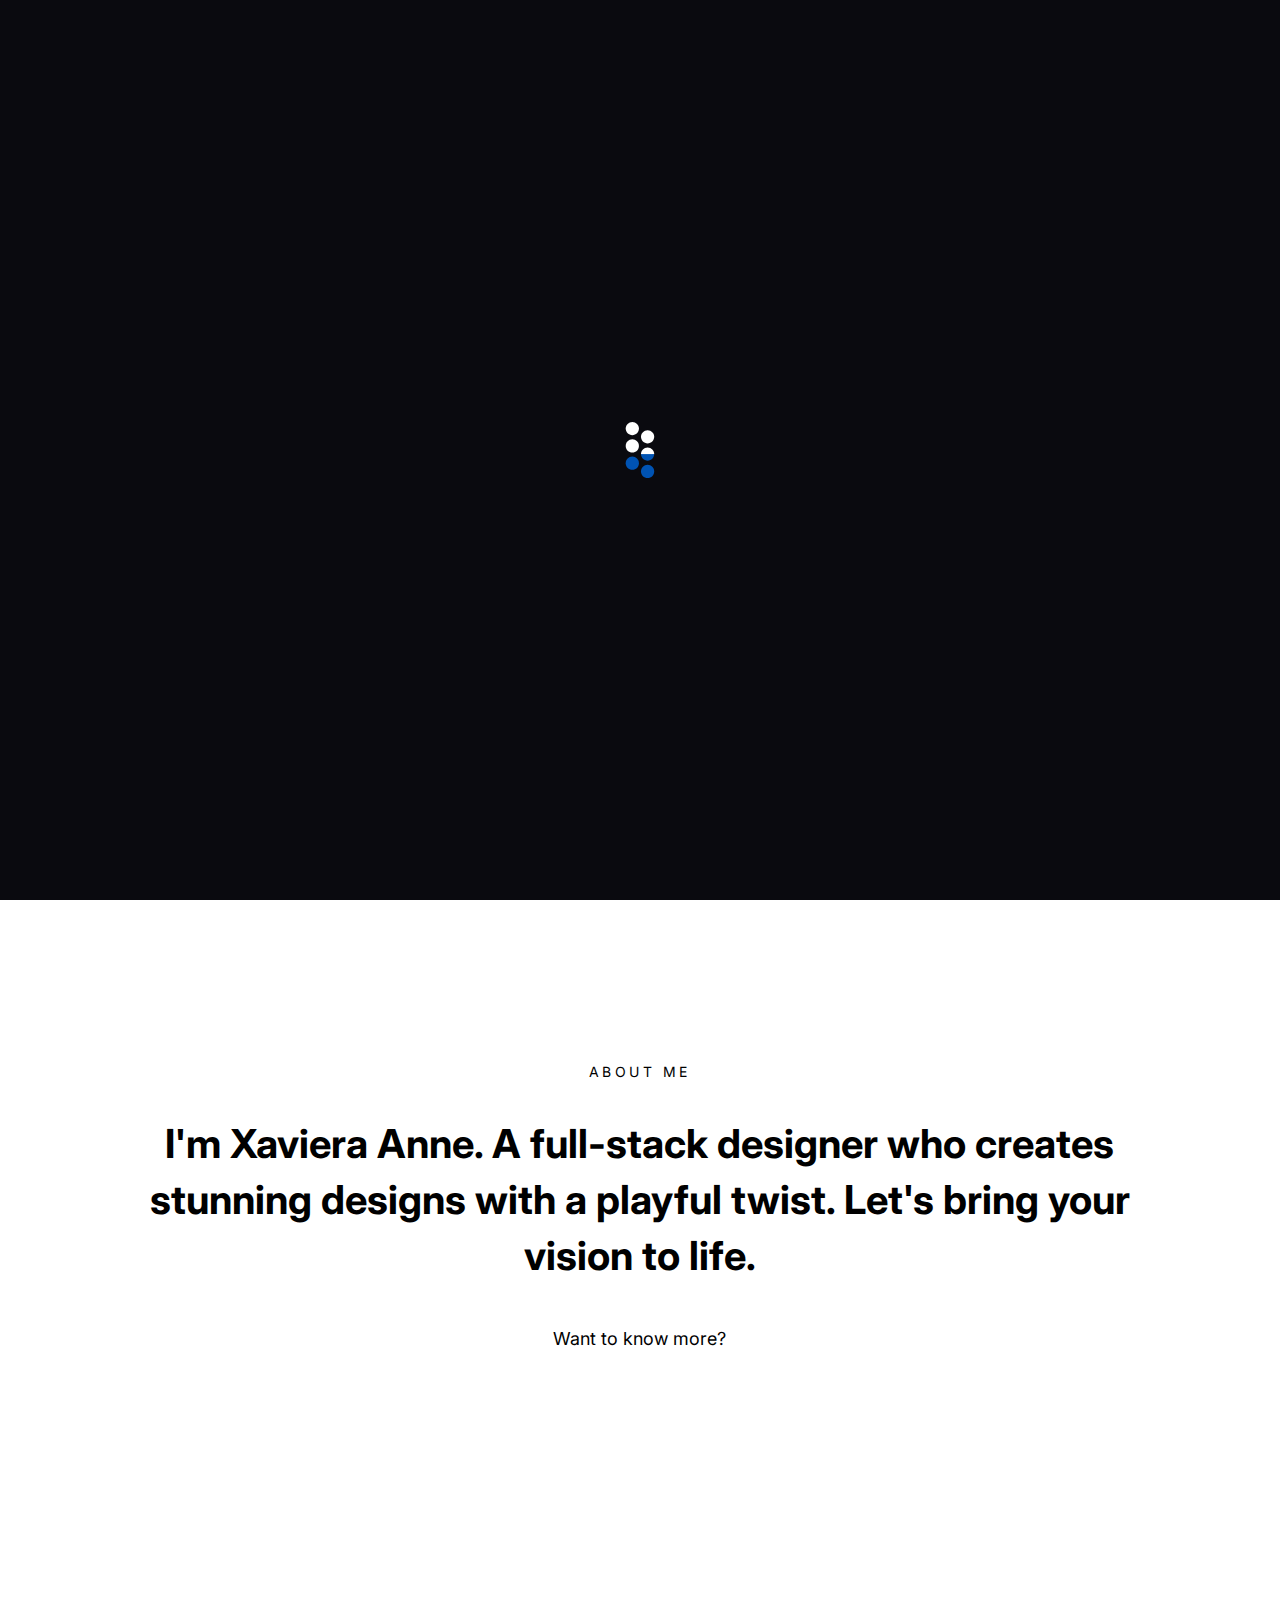
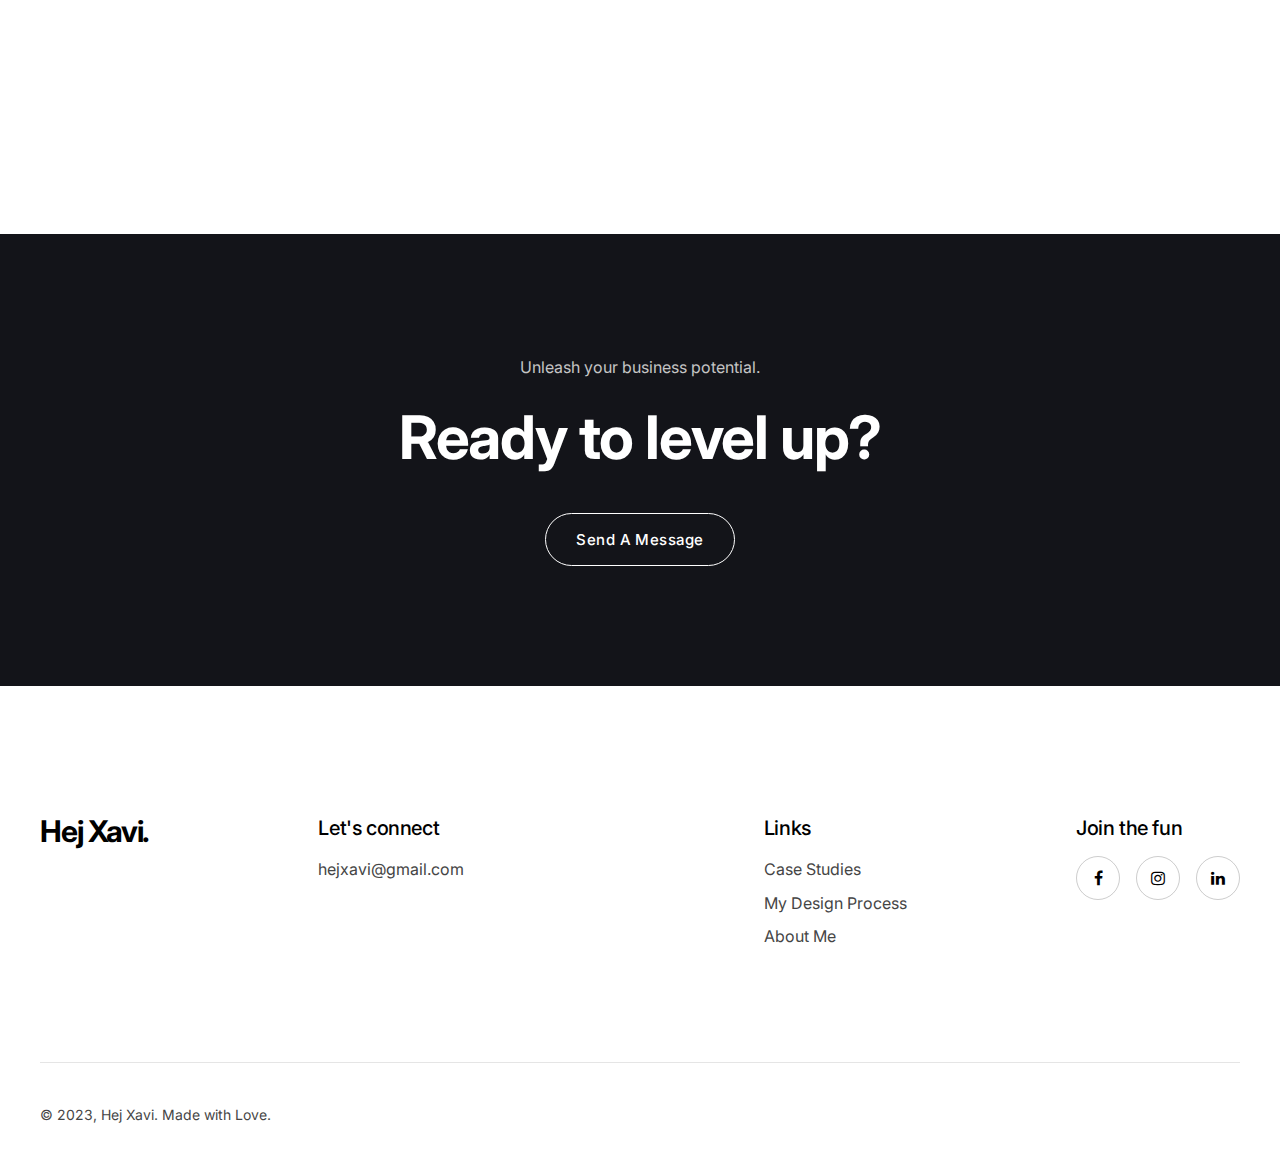
<file: index.html>
<!DOCTYPE html>
<html lang="en">

<head>

  <!-- Required meta tags -->
  <meta charset="UTF-8">
  <meta name="viewport" content="width=device-width, initial-scale=1">

  <!-- Google fonts -->
  <link href="https://fonts.googleapis.com/css2?family=Oswald:wght@200;300;400;500;600;700&display=swap" rel="stylesheet">
  <link href="https://fonts.googleapis.com/css2?family=Inter:wght@300;400;500;600;700;800;900&display=swap" rel="stylesheet">

  <!-- Stylesheets -->
  <link rel="stylesheet" href="css/vendors.css">
  <link rel="stylesheet" href="css/main.css">

  <!-- Favicon -->
  <link rel="shortcut icon" href="img/favicon/favicon.ico" />
  <meta name="theme-color" content="#ffffff">

  <title>Full-Stack Designer - Xaviera Anne</title>
</head>

<body class="preloader-visible" data-barba="wrapper">


  <!-- preloader start -->
  <div class="preloader js-preloader">
    <div class="preloader__bg"></div>

    <div class="preloader__progress">
      <div class="preloader__progress__inner"></div>
    </div>
  </div>
  <!-- preloader end -->


  <!-- barba container start -->
  <div class="barba-container" data-barba="container">

    <!-- to-top-button start -->
    <div data-cursor class="backButton js-backButton">
      <span class="backButton__bg"></span>
      <div class="backButton__icon__wrap">
        <i class="backButton__button js-top-button" data-feather="arrow-up"></i>
      </div>
    </div>
    <!-- to-top-button end -->


    <main class="">


      <!-- header start -->
      <header class="header -light -sticky-light js-header">
        <!-- header__bar start -->
        <div class="header__bar">
          <div class="header__logo js-header-logo">
            <a data-barba href="index.html">
              <img class="header__logo__dark js-lazy" data-srcset="img/logo/logo-x1.png 1x, img/logo/logo-x1.png 2x" data-src="img/logo/logo-x1.png" alt="Logo">
            </a>
          </div>

          <div class="header__menu js-header-menu">
            <button type="button" class="nav-button-open js-nav-open">
              <i class="icon" data-feather="menu"></i>
            </button>
          </div>
        </div>
        <!-- header__bar end -->


        <!-- nav start -->
        <nav class="nav js-nav">
          <div class="nav__inner js-nav-inner">
            <div class="nav__bg js-nav-bg"></div>

            <div class="nav__container">
              <div class="nav__header">
                <button type="button" class="nav-button-back js-nav-back">
                  <i class="icon" data-feather="arrow-left-circle"></i>
                </button>

                <button type="button" class="nav-btn-close js-nav-close pointer-events-none">
                  <i class="icon" data-feather="x"></i>
                </button>
              </div>

              <div class="nav__content">
                <div class="nav__content__left">
                  <div class="navList__wrap">
                    <ul class="navList js-navList">

                      <li>
                        <a data-barba href="index.html">
                          Home
                        </a>
                      </li>

                      <li>
                        <a data-barba href="case-studies.html">
                          Case Studies
                        </a>
                      </li>

                      <li>
                        <a data-barba href="my-design-process.html">
                          My Design Process
                        </a>
                      </li>

                      <li>
                        <a data-barba href="about-me.html">
                          About Me
                        </a>
                      </li>

                    </ul>
                  </div>
                </div>

                <div class="nav__content__right">
                  <div class="nav__info">
                    <div class="nav__info__item js-navInfo-item">
                      <h5 class="text-sm tracking-none fw-500">
                        Full-Stack Designer
                      </h5>

                      <div class="nav__info__content text-lg text-white mt-16">
                        <p>
                          Xaviera Anne
                        </p>
                      </div>
                    </div>

                    <div class="nav__info__item js-navInfo-item">
                      <h5 class="text-sm tracking-none fw-500">
                        Socials
                      </h5>

                      <div class="nav__info__content text-lg text-white mt-16">
                        <a href="https://www.linkedin.com/in/xaviera-anne-barra-23a378179/" target="_blank">Linkedin</a>
                        <a href="https://www.instagram.com/travelxavi/" target="_blank">Instagram</a>
                        <a href="https://www.facebook.com/iamxavieraanne/" target="_blank">Facebook</a>
                      </div>
                    </div>

                    <div class="nav__info__item js-navInfo-item">
                      <h5 class="text-sm tracking-none fw-500">
                        Contact Me
                      </h5>

                      <div class="nav__info__content text-lg text-white mt-16">
                        <a href="mailto:hejxavi@gmail.com">hejxavi@gmail.com</a>
                      </div>
                    </div>
                  </div>
                </div>
              </div>
            </div>
          </div>
        </nav>
        <!-- nav end -->
      </header>
      <!-- header end -->


      <!-- section start -->
      <section class="masthead -type-3 -full-height js-masthead-type-3 js-shapes">


        <!-- container start -->
        <div class="container">
          <div class="row">
            <div class="col-auto offset-lg-1">
              <div class="masthead__content -left-padding pt-40 z-3">
                <div data-split="lines" data-split-page-reveal>
                  <p class="masthead__subtitle text-xs uppercase tracking-lg fw-500 mb-40 md:mb-32 js-subtitle">
                    Hello everyone
                  </p>
                </div>

                <div data-split="lines" data-split-page-reveal>
                  <h1 class="masthead__title fw-600 js-title">
                    I'm Xavi
                  </h1>
				  <h4 class="fw-600 js-title">
				  Full-Stack Designer
				  </h4>
                </div>

                <div data-split="lines" data-split-page-reveal>
                  <p class="masthead__text mt-40 md:mt-32 sm:mt-20 js-text">
                    I create aesthetically beautiful and<br>
                    intuitive designs that make a real impact.
                  </p>
                </div>

                <div class="overflow-hidden">
                  <div class="masthead__button mt-48 md:mt-40 sm:mt-32 js-button">
                    <a href="mailto:hejxavi@gmail.com" class="button -md -outline-black text-black">
                      Get in touch
                    </a>
                  </div>
                </div>
              </div>
            </div>
          </div>
        </div>
        <!-- container end -->

        <!-- ui-element start -->
        <div class="ui-element -bottom-left js-ui">
          <div class="ui-element__social text-black js-bottom-left-links">
			<a href="https://www.linkedin.com/in/xaviera-anne-barra-23a378179/" target="_blank"><i class="fa fa-linkedin"></i></a>
            <a href="https://www.instagram.com/travelxavi/" target="_blank"><i class="fa fa-instagram"></i></a>
            <a href="https://www.facebook.com/iamxavieraanne" target="_blank"><i class="fa fa-facebook"></i></a>
          </div>
        </div>
        <!-- ui-element end -->

        <!-- ui-element start -->
        <div class="ui-element -bottom sm:d-none js-ui">
          <button type="button" class="ui-element__scroll text-black js-ui-scroll-button">
            scroll down
            <i class="icon" data-feather="arrow-down"></i>
          </button>
        </div>
        <!-- ui-element end -->
      </section>
      <!-- section end -->


      <!-- section start -->
      <section class="layout-pt-xl layout-pb-lg">
        <!-- container start -->
        <div data-anim-wrap class="container">
          <!-- row start -->
          <div class="row justify-content-center text-center">
            <div class="col-xl-11 col-lg-10">
              <div class="sectionHeading -sm">
                <p class="sectionHeading__subtitle">
                  About Me
                </p>
                <h2 class="sectionHeading__title leading-lg mt-32">
                  I'm Xaviera Anne. A full-stack designer who creates stunning designs with a playful twist. Let's bring your vision to life.
                </h2>
                <a href="about-me.html" data-barba class="button -underline fw-400 text-lg text-black mt-40">
                  Want to know more?
                </a>
              </div>
            </div>
          </div>
          <!-- row end -->
        </div>
        <!-- container end -->
      </section>
      <!-- section end -->


      <!-- section start -->
      <section class="layout-pt-md layout-pb-md">
        <!-- container start -->
        <div class="container">
          <!-- row start -->
          <div class="fancy-grid -col-2">

            <div class="fancy-grid__item">
              <a data-cursor-icon="arrow-right" data-anim="slide-up delay-2" class="portfolioCard -type-1 -hover" data-barba href="case-study-1.html">
                <div class="portfolioCard__img">
                  <div class="portfolioCard__img__inner">
                    <div class="ratio ratio-3:4 bg-image js-lazy bg-special" data-bg="img/starbucks-case-study/ocean_mod.png"></div>
                  </div>
                </div>

                <div class="portfolioCard__content mt-20">
                  <p class="portfolioCard__category overflow-hidden text-dark mb-8">
                    Art Direction | Web Design & Development
                  </p>

                  <h3 class="portfolioCard__title overflow-hidden text-2xl fw-600">
                    Ocean Modules Series
                  </h3>
                </div>
              </a>
            </div>

            <div class="fancy-grid__item">
              <a data-cursor-icon="arrow-right" data-anim="slide-up delay-2" class="portfolioCard -type-1 -hover" data-barba href="case-study-2.html">
                <div class="portfolioCard__img">
                  <div class="portfolioCard__img__inner">
                    <div class="ratio ratio-3:4 bg-image js-lazy" data-bg="img/case-study-2/cs2.png"></div>
                  </div>
                </div>

                <div class="portfolioCard__content mt-20">
                  <p class="portfolioCard__category overflow-hidden text-dark mb-8">
                   Logo | Branding
                  </p>

                  <h3 class="portfolioCard__title overflow-hidden text-2xl fw-600">
                    Adflow Media AB
                  </h3>
                </div>
              </a>
            </div>

            <div class="fancy-grid__item">
              <a data-cursor-icon="arrow-right" data-anim="slide-up delay-2" class="portfolioCard -type-1 -hover" data-barba href="case-study-3.html">
                <div class="portfolioCard__img">
                  <div class="portfolioCard__img__inner">
                    <div class="ratio ratio-3:4 bg-image js-lazy" data-bg="img/case-study-3/pool2.png"></div>
                  </div>
                </div>

                <div class="portfolioCard__content mt-20">
                  <p class="portfolioCard__category overflow-hidden text-dark mb-8">
                    Art Direction | Web Development
                  </p>

                  <h3 class="portfolioCard__title overflow-hidden text-2xl fw-600">
                    Pool & Design AB
                  </h3>
                </div>
              </a>
            </div>

            <div class="fancy-grid__item">
              <a data-cursor-icon="arrow-right" data-anim="slide-up delay-2" class="portfolioCard -type-1 -hover" data-barba href="case-study-4.html">
                <div class="portfolioCard__img">
                  <div class="portfolioCard__img__inner">
                    <div class="ratio ratio-3:4 bg-image js-lazy bg-special" data-bg="img/case-study-4/p4.png"></div>
                  </div>
                </div>

                <div class="portfolioCard__content mt-20">
                  <p class="portfolioCard__category overflow-hidden text-dark mb-8">
                    Art Direction | Web Design & Development
                  </p>

                  <h3 class="portfolioCard__title overflow-hidden text-2xl fw-600">
                    Form Gotland AB
                  </h3>
                </div>
              </a>
            </div>

          </div>
          <!-- row end -->
        </div>
        <!-- container end -->
      </section>
      <!-- section end -->





      <!-- section start -->
      <section class="layout-pt-lg layout-pb-lg bg-dark-1">
        <!-- container start -->
        <div class="container">
          <!-- row start -->
          <div class="row justify-content-center text-center">
            <div class="col-lg-8">
              <p class="text-base text-light">
                Unleash your business potential.
              </p>

              <h2 class="text-6xl sm:text-5xl xs:text-4xl fw-700 mt-20 text-white">
                Ready to level up? 
              </h2>

              <a href="mailto:hejxavi@gmail.com" class="button -md -outline-white text-white mt-40 md:mt-32">
                Send a message
              </a>
            </div>
          </div>
          <!-- row end -->
        </div>
        <!-- container end -->
      </section>
      <!-- section end -->


      <!-- footer start -->
      <footer class="footer -type-1">
        <!-- container start -->
        <div class="container">

          <div class="footer__top">
            <!-- row start -->
            <div class="row y-gap-48 justify-content-between">
              <div class="col-lg-auto col-sm-12">
                <a href="index.html" class="footer__logo text-black">
                  Hej Xavi.
                </a>
              </div>

              <div class="col-lg-3 col-sm-6">
                <h4 class="text-xl fw-500 text-black">
                  Let's connect
                </h4>

                <div class="footer__content text-base text-dark mt-16 sm:mt-12">
                  <p class="mt-8">hejxavi@gmail.com</p>
                </div>
              </div>

              <div class="col-lg-auto col-sm-4">
                <h4 class="text-xl fw-500 text-black">
                  Links
                </h4>

                <div class="footer__content text-base text-dark mt-16 sm:mt-12">
                  <div><a data-barba href="case-studies.html" class="button -underline">Case Studies</a></div>
                  <div><a data-barba href="my-design-process.html" class="button -underline mt-4">My Design Process</a></div>
                  <div><a data-barba href="about-me.html" class="button -underline mt-4">About Me</a></div>
                </div>
              </div>

              <div class="col-lg-auto col-auto">
                <h4 class="text-xl fw-500 text-black">
                  Join the fun
                </h4>

                <div class="social -bordered mt-16 sm:mt-12">
                  <a class="social__item text-black border-dark" href="https://www.facebook.com/iamxavieraanne" target="_blank">
                    <i class="fa fa-facebook"></i>
                  </a>
                  <a class="social__item text-black border-dark" href="https://www.instagram.com/travelxavi/" target="_blank">
                    <i class="fa fa-instagram"></i>
                  </a>
                  <a class="social__item text-black border-dark" href="https://www.linkedin.com/in/xaviera-anne-barra-23a378179/" target="_blank">
                    <i class="fa fa-linkedin"></i>
                  </a>
                </div>
              </div>
            </div>
            <!-- row end -->
          </div>


          <div class="footer__bottom">
            <!-- row start -->
            <div class="row">
              <div class="col">
                <div class="footer__copyright">
                  <p class="text-dark">
                    © 2023, Hej Xavi. Made with Love.
                  </p>
                </div>
              </div>
            </div>
            <!-- row end -->
          </div>

        </div>
        <!-- container end -->
      </footer>
      <!-- footer end -->


    </main>

  </div>
  <!-- barba container end -->


  <!-- JavaScript -->
  <script src="js/vendors.js"></script>
  <script src="js/main.js"></script>

</body>

</html>
</file>
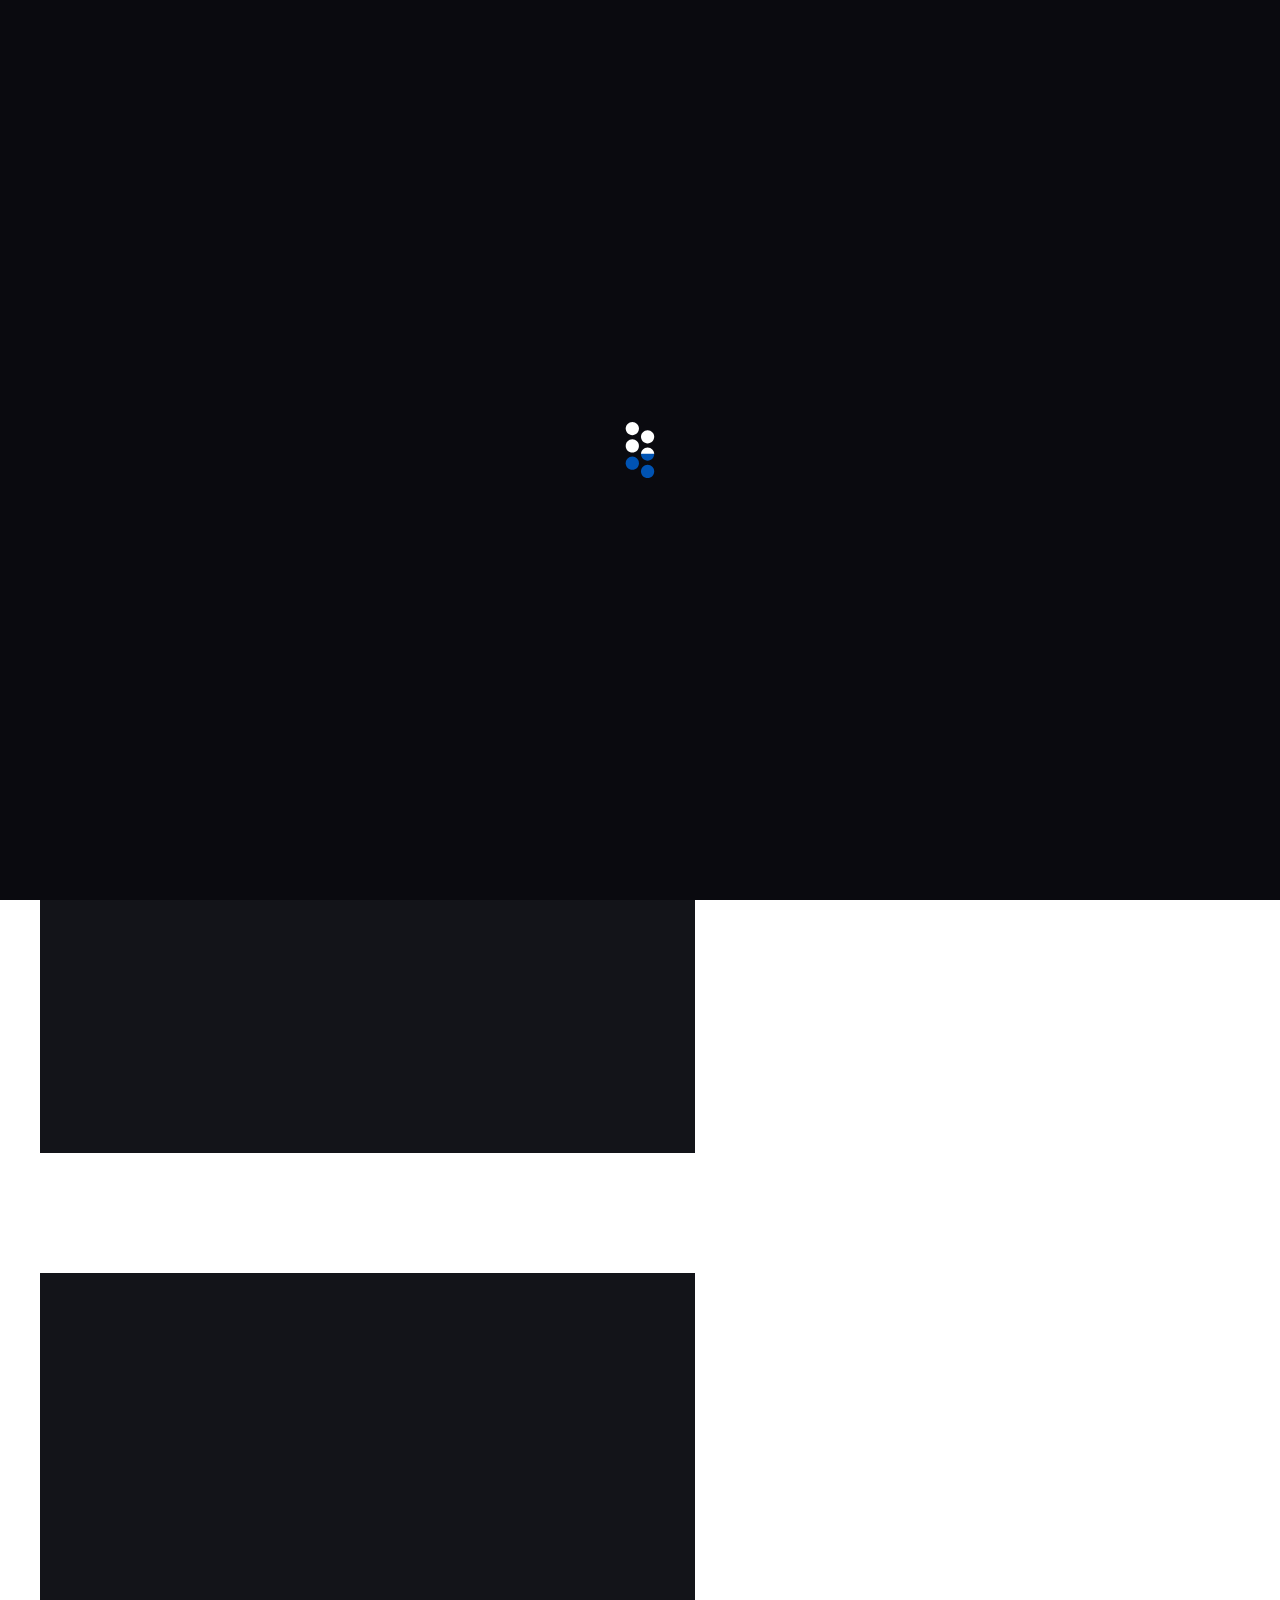
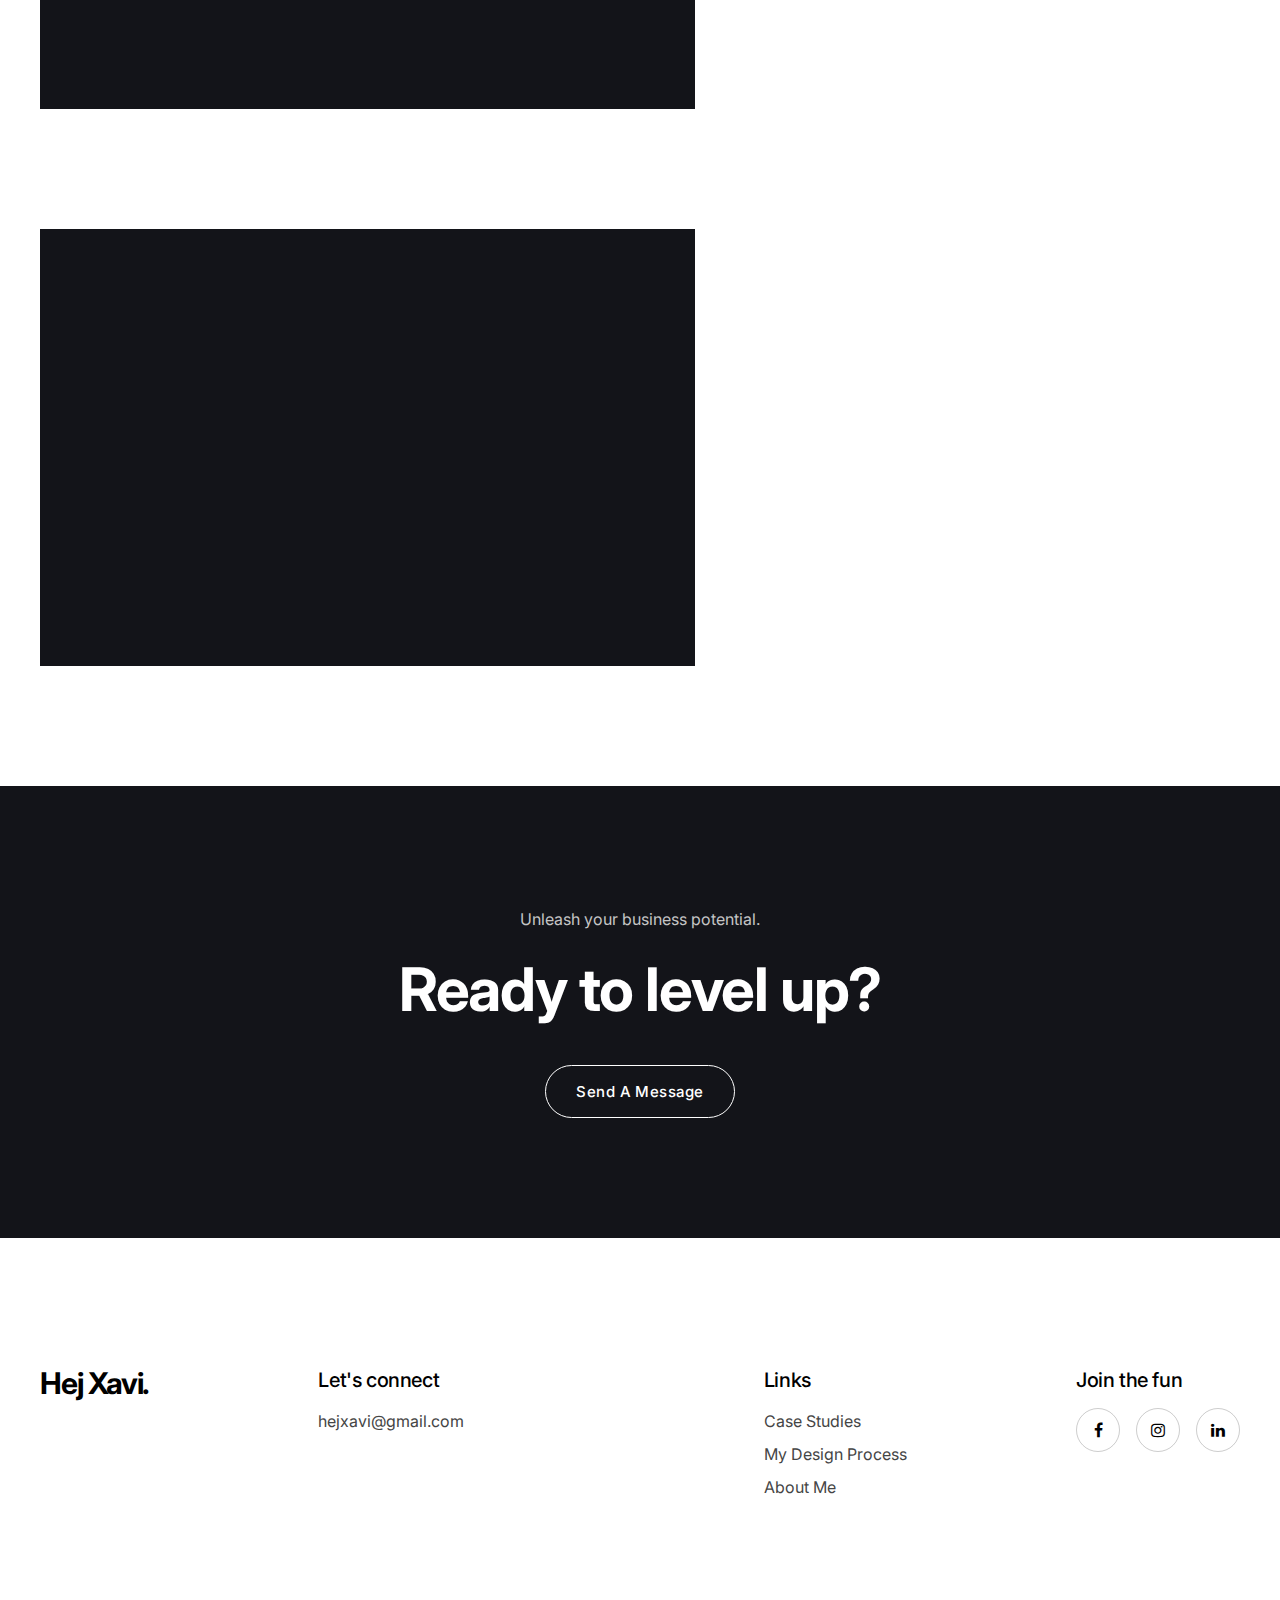
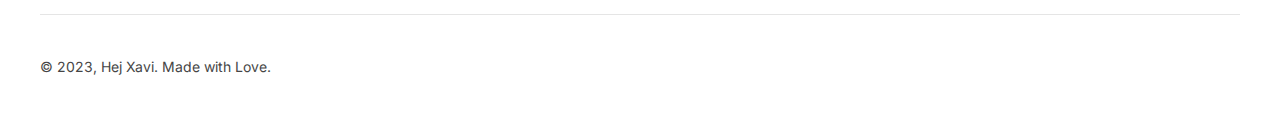
<file: case-studies.html>
<!DOCTYPE html>
<html lang="en">

<head>

  <!-- Required meta tags -->
  <meta charset="UTF-8">
  <meta name="viewport" content="width=device-width, initial-scale=1">

  <!-- Google fonts -->
  <link href="https://fonts.googleapis.com/css2?family=Oswald:wght@200;300;400;500;600;700&display=swap" rel="stylesheet">
  <link href="https://fonts.googleapis.com/css2?family=Inter:wght@300;400;500;600;700;800;900&display=swap" rel="stylesheet">

  <!-- Stylesheets -->
  <link rel="stylesheet" href="css/vendors.css">
  <link rel="stylesheet" href="css/main.css">

  <!-- Favicon -->
  <link rel="shortcut icon" href="img/favicon/favicon.ico" />
  <meta name="theme-color" content="#ffffff">

  <title>Case Studies</title>
</head>

<body class="preloader-visible" data-barba="wrapper">


  <!-- preloader start -->
  <div class="preloader js-preloader">
    <div class="preloader__bg"></div>

    <div class="preloader__progress">
      <div class="preloader__progress__inner"></div>
    </div>
  </div>
  <!-- preloader end -->


  <!-- barba container start -->
  <div class="barba-container" data-barba="container">

    <!-- to-top-button start -->
    <div data-cursor class="backButton js-backButton">
      <span class="backButton__bg"></span>
      <div class="backButton__icon__wrap">
        <i class="backButton__button js-top-button" data-feather="arrow-up"></i>
      </div>
    </div>
    <!-- to-top-button end -->


    <main class="">


      <!-- header start -->
      <header class="header -light -sticky-light js-header">
        <!-- header__bar start -->
        <div class="header__bar">
          <div class="header__logo js-header-logo">
            <a data-barba href="index.html">
              <img class="header__logo__dark js-lazy" data-srcset="img/logo/logo-x1.png 1x, img/logo/logo-x1.png 2x" data-src="img/logo/logo-x1.png" alt="Logo">
            </a>
          </div>

          <div class="header__menu js-header-menu">
            <button type="button" class="nav-button-open js-nav-open">
              <i class="icon" data-feather="menu"></i>
            </button>
          </div>
        </div>
        <!-- header__bar end -->


        <!-- nav start -->
        <nav class="nav js-nav">
          <div class="nav__inner js-nav-inner">
            <div class="nav__bg js-nav-bg"></div>

            <div class="nav__container">
              <div class="nav__header">
                <button type="button" class="nav-button-back js-nav-back">
                  <i class="icon" data-feather="arrow-left-circle"></i>
                </button>

                <button type="button" class="nav-btn-close js-nav-close pointer-events-none">
                  <i class="icon" data-feather="x"></i>
                </button>
              </div>

              <div class="nav__content">
                <div class="nav__content__left">
                  <div class="navList__wrap">
                    <ul class="navList js-navList">

                      <li>
                        <a data-barba href="index.html">
                          Home
                        </a>
                      </li>

                      <li>
                        <a data-barba href="case-studies.html">
                          Case Studies
                        </a>
                      </li>

                      <li>
                        <a data-barba href="my-design-process.html">
                          My Design Process
                        </a>
                      </li>

                      <li>
                        <a data-barba href="about-me.html">
                          About Me
                        </a>
                      </li>

                    </ul>
                  </div>
                </div>

                <div class="nav__content__right">
                  <div class="nav__info">
                    <div class="nav__info__item js-navInfo-item">
                      <h5 class="text-sm tracking-none fw-500">
                        Full-Stack Designer
                      </h5>

                      <div class="nav__info__content text-lg text-white mt-16">
                        <p>
                          Xaviera Anne
                        </p>
                      </div>
                    </div>

                    <div class="nav__info__item js-navInfo-item">
                      <h5 class="text-sm tracking-none fw-500">
                        Socials
                      </h5>

                      <div class="nav__info__content text-lg text-white mt-16">
                        <a href="https://www.linkedin.com/in/xaviera-anne-barra-23a378179/" target="_blank">Linkedin</a>
                        <a href="https://www.instagram.com/travelxavi/" target="_blank">Instagram</a>
                        <a href="https://www.facebook.com/iamxavieraanne/" target="_blank">Facebook</a>
                      </div>
                    </div>

                    <div class="nav__info__item js-navInfo-item">
                      <h5 class="text-sm tracking-none fw-500">
                        Contact Me
                      </h5>

                      <div class="nav__info__content text-lg text-white mt-16">
                        <a href="mailto:hejxavi@gmail.com">hejxavi@email.com</a>
                      </div>
                    </div>
                  </div>
                </div>
              </div>
            </div>
          </div>
        </nav>
        <!-- nav end -->
      </header>
      <!-- header end -->



      <!-- section start -->
      <section class="layout-pt-pageHeader layout-pb-lg">
        <!-- container start -->
        <div class="container">

          <!-- row start -->
          <div class="row align-items-center ">
            <div class="col-lg-7 pr-48 md:pr-16">
              <div data-anim="img-right cover-dark-1 delay-1" data-parallax="0.7" class="ratio ratio-3:2">
                <div data-parallax-target class="bg-image js-lazy" data-bg="img/starbucks-case-study/p2.png"></div>
              </div>
            </div>

            <div class="col-lg-5 col-md-8 pl-48 md:pl-16 md:mt-48">
              <div data-anim="slide-up delay-1" class="sectionHeading -md">
                <p class="sectionHeading__subtitle">
                  Art Direction | Web Development
                </p>
                <h2 class="text-5xl md:text-4xl sm:text-3xl fw-700 mt-32 md:mt-24 sm:mt-20">
                  Ocean Modules Series
                </h2>
                <a href="case-study-1.html" data-barba class="button -icon fw-500 text-black mt-24 md:mt-24 sm:mt-20">
                  View case study
                  <i class="icon size-lg str-width-sm ml-8" data-feather="arrow-right-circle"></i>
                </a>
              </div>
            </div>
          </div>
          <!-- row end -->

          <!-- row start -->
          <div class="row align-items-center layout-pt-lg">
            <div class="col-lg-7 pr-48 md:pr-16">
              <div data-anim="img-right cover-dark-1 delay-1" data-parallax="0.7" class="ratio ratio-3:2">
                <div data-parallax-target class="bg-image js-lazy" data-bg="img/case-study-2/am.png"></div>
              </div>
            </div>

            <div class="col-lg-5 col-md-8 pl-48 md:pl-16 md:mt-48">
              <div data-anim="slide-up delay-1" class="sectionHeading -md">
                <p class="sectionHeading__subtitle">
                  Logo | Branding
                </p>
                <h2 class="text-5xl md:text-4xl sm:text-3xl fw-700 mt-32 md:mt-24 sm:mt-20">
                  Adflow Media AB
                </h2>
                <a href="case-study-2.html" data-barba class="button -icon fw-500 text-black mt-24 md:mt-24 sm:mt-20">
                  View case study
                  <i class="icon size-lg str-width-sm ml-8" data-feather="arrow-right-circle"></i>
                </a>
              </div>
            </div>
          </div>
          <!-- row end -->

          <!-- row start -->
          <div class="row align-items-center layout-pt-lg">
            <div class="col-lg-7 pr-48 md:pr-16">
              <div data-anim="img-right cover-dark-1 delay-1" data-parallax="0.7" class="ratio ratio-3:2">
                <div data-parallax-target class="bg-image js-lazy" data-bg="img/case-study-3/pool2.png"></div>
              </div>
            </div>

            <div class="col-lg-5 col-md-8 pl-48 md:pl-16 md:mt-48">
              <div data-anim="slide-up delay-1" class="sectionHeading -md">
                <p class="sectionHeading__subtitle">
                  Art Direction | Web Development
                </p>
                <h2 class="text-5xl md:text-4xl sm:text-3xl fw-700 mt-32 md:mt-24 sm:mt-20">
                  Pool & Design AB
                </h2>
                <a href="case-study-3.html" data-barba class="button -icon fw-500 text-black mt-24 md:mt-24 sm:mt-20">
                  View case study
                  <i class="icon size-lg str-width-sm ml-8" data-feather="arrow-right-circle"></i>
                </a>
              </div>
            </div>
          </div>
          <!-- row end -->

          <!-- row start -->
          <div class="row align-items-center layout-pt-lg">
            <div class="col-lg-7 pr-48 md:pr-16">
              <div data-anim="img-right cover-dark-1 delay-1" data-parallax="0.7" class="ratio ratio-3:2">
                <div data-parallax-target class="bg-image js-lazy" data-bg="img/case-study-4/cs4.png"></div>
              </div>
            </div>

            <div class="col-lg-5 col-md-8 pl-48 md:pl-16 md:mt-48">
              <div data-anim="slide-up delay-1" class="sectionHeading -md">
                <p class="sectionHeading__subtitle">
                  Art Direction | Web Development
                </p>
                <h2 class="text-5xl md:text-4xl sm:text-3xl fw-700 mt-32 md:mt-24 sm:mt-20">
                  Form Gotland AB
                </h2>
                <a href="case-study-4.html" data-barba class="button -icon fw-500 text-black mt-24 md:mt-24 sm:mt-20">
                  View case study
                  <i class="icon size-lg str-width-sm ml-8" data-feather="arrow-right-circle"></i>
                </a>
              </div>
            </div>
          </div>
          <!-- row end -->



        </div>
        <!-- container end -->
      </section>
      <!-- section end -->




      <!-- section start -->
      <section class="layout-pt-lg layout-pb-lg bg-dark-1">
        <!-- container start -->
        <div class="container">
          <!-- row start -->
          <div class="row justify-content-center text-center">
            <div class="col-lg-8">
              <p class="text-base text-light">
                Unleash your business potential.
              </p>

              <h2 class="text-6xl sm:text-5xl xs:text-4xl fw-700 mt-20 text-white">
                Ready to level up? 
              </h2>

              <a href="mailto:hejxavi@gmail.com" class="button -md -outline-white text-white mt-40 md:mt-32">
                Send a message
              </a>
            </div>
          </div>
          <!-- row end -->
        </div>
        <!-- container end -->
      </section>
      <!-- section end -->


      <!-- footer start -->
      <footer class="footer -type-1">
        <!-- container start -->
        <div class="container">

          <div class="footer__top">
            <!-- row start -->
            <div class="row y-gap-48 justify-content-between">
              <div class="col-lg-auto col-sm-12">
                <a href="index.html" class="footer__logo text-black">
                  Hej Xavi.
                </a>
              </div>

              <div class="col-lg-3 col-sm-6">
                <h4 class="text-xl fw-500 text-black">
                  Let's connect
                </h4>

                <div class="footer__content text-base text-dark mt-16 sm:mt-12">
                  <p class="mt-8">hejxavi@gmail.com</p>
                </div>
              </div>

              <div class="col-lg-auto col-sm-4">
                <h4 class="text-xl fw-500 text-black">
                  Links
                </h4>

                <div class="footer__content text-base text-dark mt-16 sm:mt-12">
                  <div><a data-barba href="case-studies.html" class="button -underline">Case Studies</a></div>
                  <div><a data-barba href="my-design-process.html" class="button -underline mt-4">My Design Process</a></div>
                  <div><a data-barba href="about-me.html" class="button -underline mt-4">About Me</a></div>
                </div>
              </div>

              <div class="col-lg-auto col-auto">
                <h4 class="text-xl fw-500 text-black">
                  Join the fun
                </h4>

                <div class="social -bordered mt-16 sm:mt-12">
                  <a class="social__item text-black border-dark" href="https://www.facebook.com/iamxavieraanne" target="_blank">
                    <i class="fa fa-facebook"></i>
                  </a>
                  <a class="social__item text-black border-dark" href="https://www.instagram.com/travelxavi/" target="_blank">
                    <i class="fa fa-instagram"></i>
                  </a>
                  <a class="social__item text-black border-dark" href="https://www.linkedin.com/in/xaviera-anne-barra-23a378179/" target="_blank">
                    <i class="fa fa-linkedin"></i>
                  </a>
                </div>
              </div>
            </div>
            <!-- row end -->
          </div>


          <div class="footer__bottom">
            <!-- row start -->
            <div class="row">
              <div class="col">
                <div class="footer__copyright">
                  <p class="text-dark">
                    © 2023, Hej Xavi. Made with Love.
                  </p>
                </div>
              </div>
            </div>
            <!-- row end -->
          </div>

        </div>
        <!-- container end -->
      </footer>
      <!-- footer end -->


    </main>

  </div>
  <!-- barba container end -->


  <!-- JavaScript -->
  <script src="js/vendors.js"></script>
  <script src="js/main.js"></script>

</body>

</html>
</file>
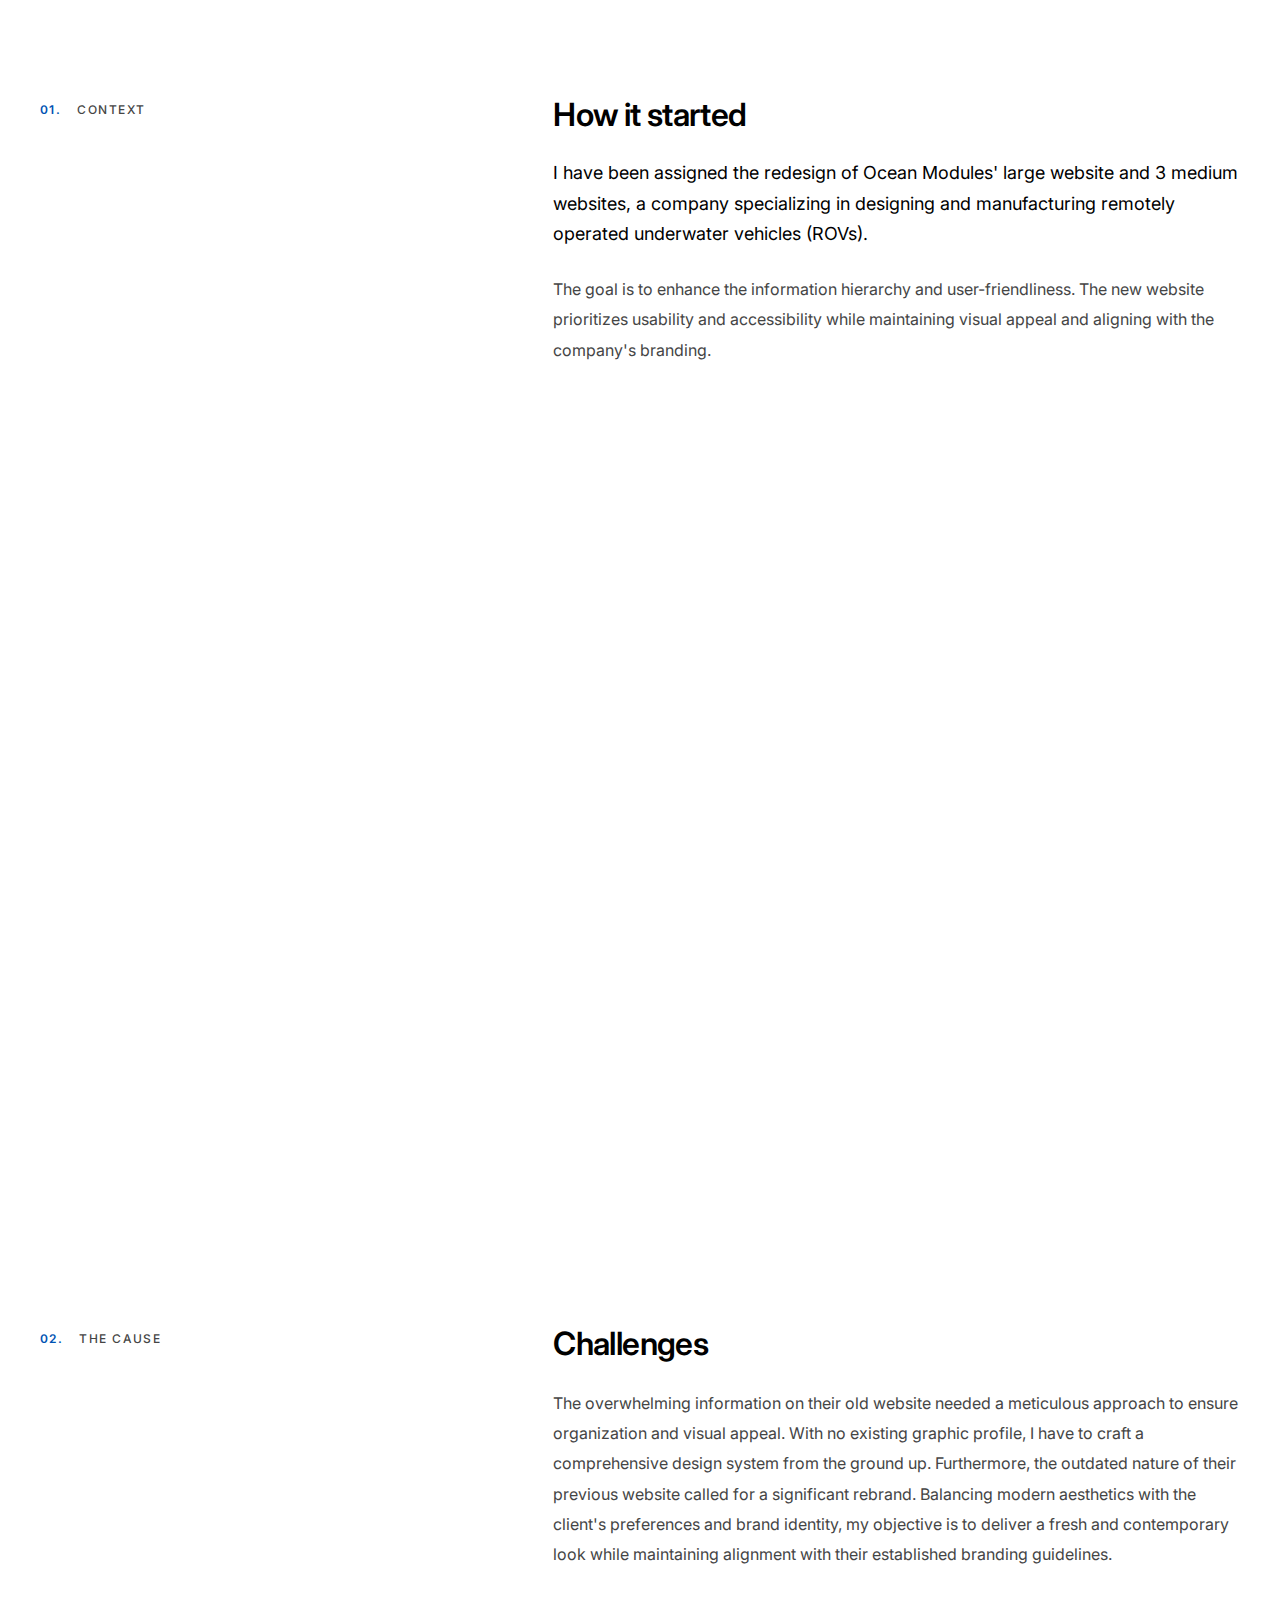
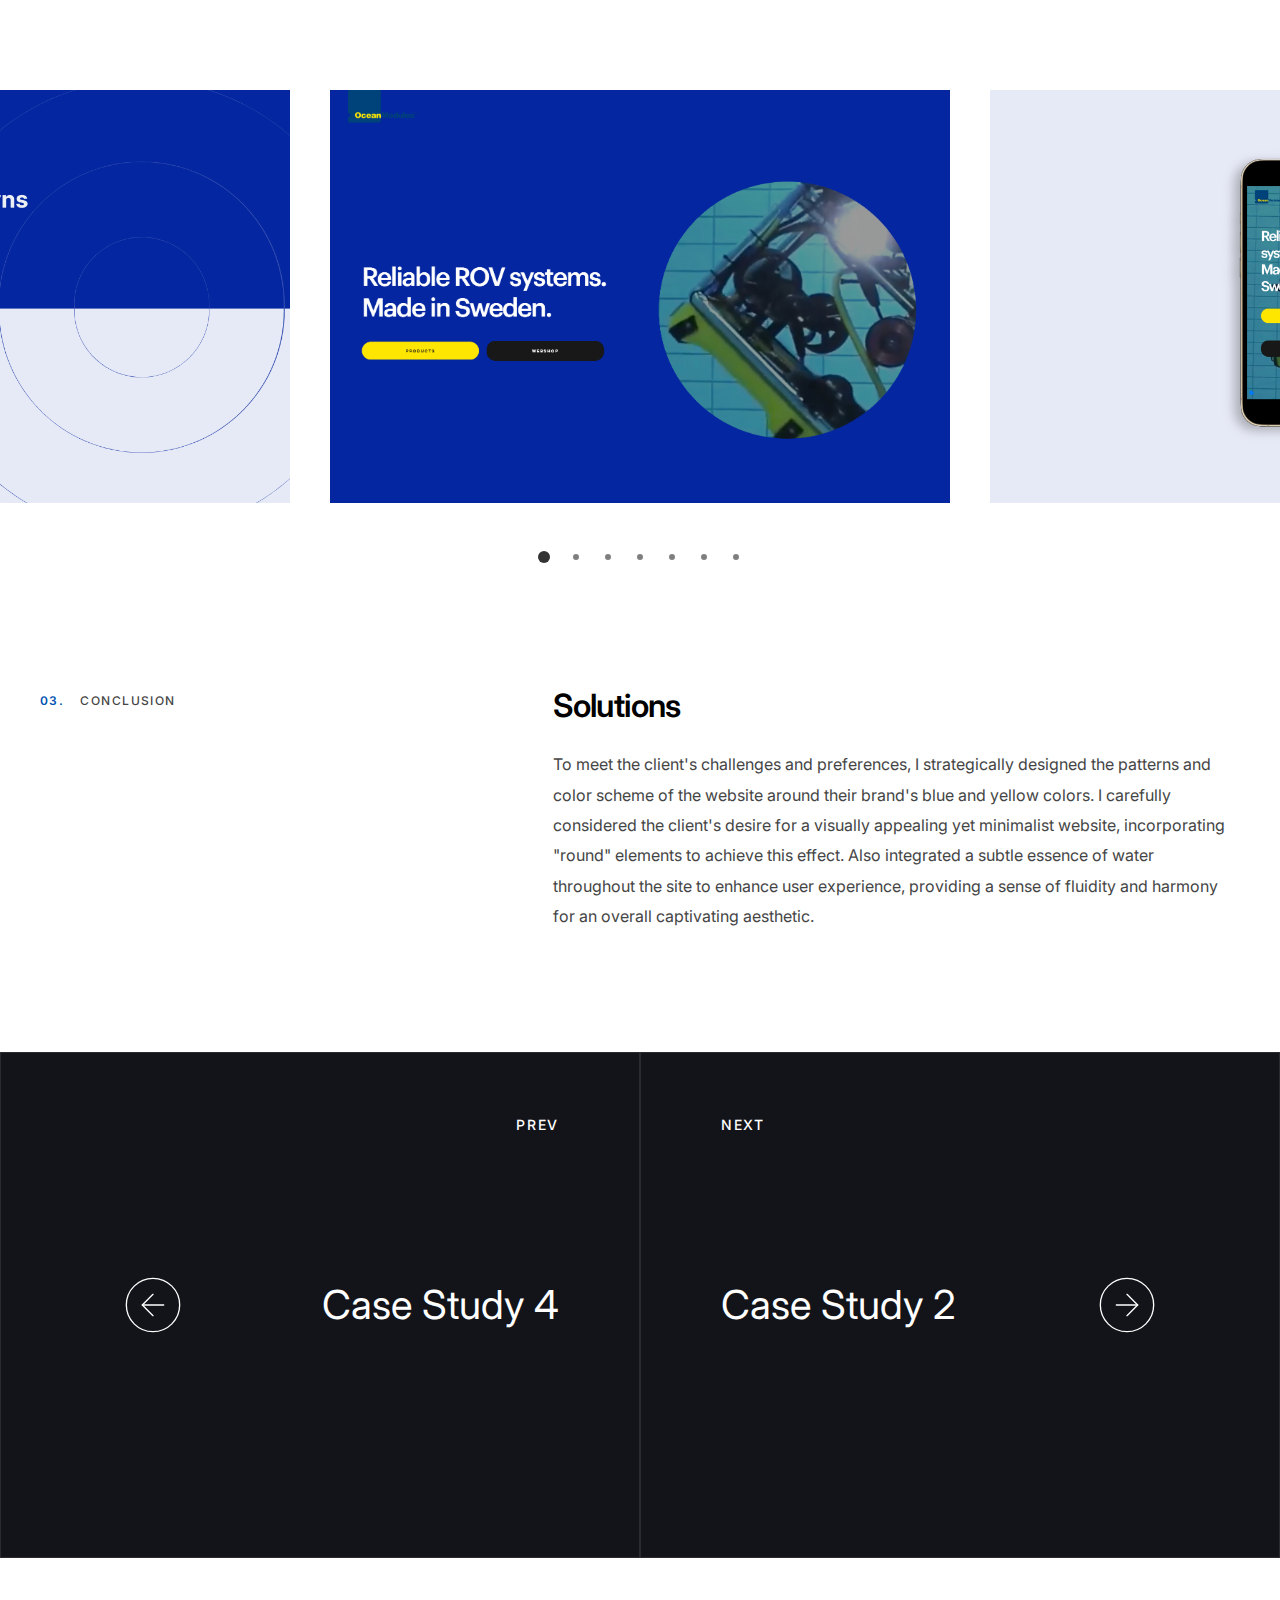
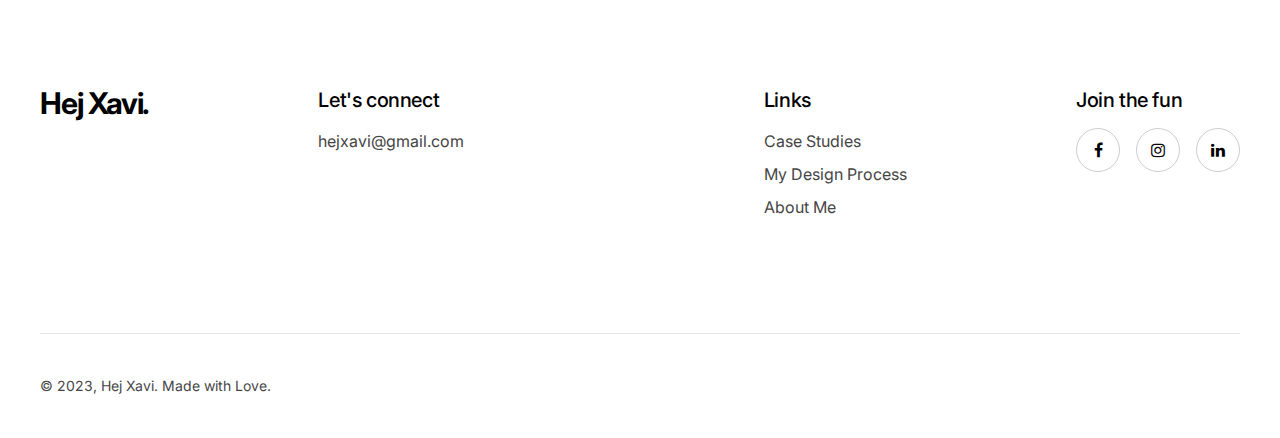
<file: case-study-1.html>
<!DOCTYPE html>
<html lang="en">

<head>

  <!-- Required meta tags -->
  <meta charset="UTF-8">
  <meta name="viewport" content="width=device-width, initial-scale=1">

  <!-- Google fonts -->
  <link href="https://fonts.googleapis.com/css2?family=Oswald:wght@200;300;400;500;600;700&display=swap" rel="stylesheet">
  <link href="https://fonts.googleapis.com/css2?family=Inter:wght@300;400;500;600;700;800;900&display=swap" rel="stylesheet">

  <!-- Stylesheets -->
  <link rel="stylesheet" href="css/vendors.css">
  <link rel="stylesheet" href="css/main.css">

  <!-- Favicon -->
  <link rel="shortcut icon" href="img/favicon/favicon.ico" />
  <meta name="theme-color" content="#ffffff">

  <title>Ocean Modules Series</title>
</head>

<body class="preloader-visible" data-barba="wrapper">


  <!-- preloader start -->
  <div class="preloader js-preloader">
    <div class="preloader__bg"></div>

    <div class="preloader__progress">
      <div class="preloader__progress__inner"></div>
    </div>
  </div>
  <!-- preloader end -->



  <!-- barba container start -->
  <div class="barba-container" data-barba="container">

    <!-- to-top-button start -->
    <div data-cursor class="backButton js-backButton">
      <span class="backButton__bg"></span>
      <div class="backButton__icon__wrap">
        <i class="backButton__button js-top-button" data-feather="arrow-up"></i>
      </div>
    </div>
    <!-- to-top-button end -->


    <main class="">


 
      <!-- header start -->
      <header class="header -light -sticky-light js-header">
        <!-- header__bar start -->
        <div class="header__bar">
          <div class="header__logo js-header-logo">
            <a data-barba href="index.html">
              <img class="header__logo__dark js-lazy" data-srcset="img/logo/logo-x1.png 1x, img/logo/logo-x1.png 2x" data-src="img/logo/logo-x1.png" alt="Logo">
            </a>
          </div>

          <div class="header__menu js-header-menu">
            <button type="button" class="nav-button-open js-nav-open">
              <i class="icon" data-feather="menu"></i>
            </button>
          </div>
        </div>
        <!-- header__bar end -->


        <!-- nav start -->
        <nav class="nav js-nav">
          <div class="nav__inner js-nav-inner">
            <div class="nav__bg js-nav-bg"></div>

            <div class="nav__container">
              <div class="nav__header">
                <button type="button" class="nav-button-back js-nav-back">
                  <i class="icon" data-feather="arrow-left-circle"></i>
                </button>

                <button type="button" class="nav-btn-close js-nav-close pointer-events-none">
                  <i class="icon" data-feather="x"></i>
                </button>
              </div>

              <div class="nav__content">
                <div class="nav__content__left">
                  <div class="navList__wrap">
                    <ul class="navList js-navList">

                      <li>
                        <a data-barba href="index.html">
                          Home
                        </a>
                      </li>

                      <li>
                        <a data-barba href="case-studies.html">
                          Case Studies
                        </a>
                      </li>

                      <li>
                        <a data-barba href="my-design-process.html">
                          My Design Process
                        </a>
                      </li>

                      <li>
                        <a data-barba href="about-me.html">
                          About Me
                        </a>
                      </li>

                    </ul>
                  </div>
                </div>

                <div class="nav__content__right">
                  <div class="nav__info">
                    <div class="nav__info__item js-navInfo-item">
                      <h5 class="text-sm tracking-none fw-500">
                        Full-Stack Designer
                      </h5>

                      <div class="nav__info__content text-lg text-white mt-16">
                        <p>
                          Xaviera Anne
                        </p>
                      </div>
                    </div>

                    <div class="nav__info__item js-navInfo-item">
                      <h5 class="text-sm tracking-none fw-500">
                        Socials
                      </h5>

                      <div class="nav__info__content text-lg text-white mt-16">
                        <a href="https://www.linkedin.com/in/xaviera-anne-barra-23a378179/" target="_blank">Linkedin</a>
                        <a href="https://www.instagram.com/travelxavi/" target="_blank">Instagram</a>
                        <a href="https://www.facebook.com/iamxavieraanne/" target="_blank">Facebook</a>
                      </div>
                    </div>

                    <div class="nav__info__item js-navInfo-item">
                      <h5 class="text-sm tracking-none fw-500">
                        Contact Me
                      </h5>

                      <div class="nav__info__content text-lg text-white mt-16">
                        <a href="mailto:hejxavi@gmail.com">hejxavi@gmail.com</a>
                      </div>
                    </div>
                  </div>
                </div>
              </div>
            </div>
          </div>
        </nav>
        <!-- nav end -->
      </header>
      <!-- header end -->


      <!-- section start -->
      <section class="masthead -type-work-1 sm:text-center js-masthead-type-work-1 js-shapes">


        <!-- masthead__content start -->
        <div class="masthead__content">
          <div class="container-fluid">
            <div class="row justify-content-center">
              <div class="col-xl-9 col-sm-10 z-3">
                <div data-split="lines">
                  <p class="masthead__subtitle text-lg sm:text-base mb-32 sm:mb-24 js-subtitle">
                    Case Study
                  </p>
                </div>

                <div data-split="lines">
                  <h1 class="masthead__title fw-700 js-title">
                    Ocean Modules Series
                  </h1>
                </div>

                <div class="masthead__info__wrap">
                  <div class="row y-gap-32">

                    <div class="col-lg-auto  col-sm-6">
                      <div class="masthead__info">
                        <div data-split="lines" class="masthead__item js-info-item">
                          <h5 class="text-lg leading-sm fw-600">Role</h5>
                          <p class="text-lg leading-sm mt-12 sm:mt-8">Web Designer</p>
                        </div>
                      </div>
                    </div>

                    <div class="col-lg-auto offset-lg-1 col-sm-6">
                      <div class="masthead__info">
                        <div data-split="lines" class="masthead__item js-info-item">
                          <h5 class="text-lg leading-sm fw-600">Service</h5>
                          <p class="text-lg leading-sm mt-12 sm:mt-8">Research,UI/UX,Web Development</p>
                        </div>
                      </div>
                    </div>

                    <div class="col-lg-auto offset-lg-1 col-sm-6">
                      <div class="masthead__info">
                        <div data-split="lines" class="masthead__item js-info-item">
                          <h5 class="text-lg leading-sm fw-600">Website</h5>
                          <a href="https://www.ocean-modules.com/" target="_blank" class="button d-block fw-500 text-lg leading-sm text-black mt-12 sm:mt-8">
                            www.ocean-modules.com
                          </a>
                        </div>
                      </div>
                    </div>

                  </div>
                </div>
              </div>
            </div>
          </div>
        </div>
        <!-- masthead__content end -->

        <!-- container start -->
        <div class="container-wide z-5 relative">
          <div data-parallax="0.7" class="h-lg z-5 js-image">
            <div data-parallax-target class="bg-image js-lazy" data-bg="img/starbucks-case-study/main_bg2.png"></div>
          </div>
        </div>
        <!-- container end -->
      </section>
      <!-- section end -->


      <!-- section start -->
      <section class="layout-pt-lg layout-pb-lg">
        <!-- container start -->
        <div class="container">
          <!-- row start -->
          <div class="row justify-content-between">

            <div class="col-auto">
              <div class="d-flex text-xs tracking-md pt-4">
                <p class="text-accent fw-600 mr-16">01.</p>
                <p class="uppercase fw-500">Context</p>
              </div>
            </div>


            <div class="col-xl-7 col-lg-8">
              <div class="md:mt-20">
                <h2 class="text-3xl fw-600">
                  How it started
                </h2>
                <p class="text-lg text-black mt-24 sm:mt-16">
					I have been assigned the redesign of Ocean Modules' large website and 3 medium websites, a company specializing in designing and manufacturing remotely operated underwater vehicles (ROVs).
				</p>
                <p class="leading-5xl mt-24 sm:mt-16">
                  The goal is to enhance the information hierarchy and user-friendliness. The new website prioritizes usability and accessibility while maintaining visual appeal and aligning with the company's branding.
                </p>
              </div>
            </div>

          </div>
          <!-- row end -->
        </div>
        <!-- container end -->
      </section>
      <!-- section end -->


      <!-- section start -->
      <div>
        <div data-parallax="0.7" class="h-80vh">
          <div data-parallax-target class="bg-image js-lazy" data-bg="img/starbucks-case-study/main1.png"></div>
        </div>
      </div>
      <!-- section end -->


      <!-- section start -->
      <section class="layout-pt-lg layout-pb-lg">
        <!-- container start -->
        <div class="container">
          <!-- row start -->
          <div class="row justify-content-between">

            <div class="col-auto">
              <div class="d-flex text-xs tracking-md pt-4">
                <p class="text-accent fw-600 mr-16">02.</p>
                <p class="uppercase fw-500">THE CAUSE</p>
              </div>
            </div>


            <div class="col-xl-7 col-lg-8">
              <div class="md:mt-20">
                <h2 class="text-3xl fw-600">
                  Challenges
                </h2>
                <p class="leading-5xl mt-24 sm:mt-16">
				The overwhelming information on their old website needed a meticulous approach to ensure organization and visual appeal. With no existing graphic profile, I have to craft a comprehensive design system from the ground up.
				Furthermore, the outdated nature of their previous website called for a significant rebrand.
				Balancing modern aesthetics with the client's preferences and brand identity, my objective is to deliver a fresh and contemporary look while maintaining alignment with their established branding guidelines.
                </p>
              </div>
            </div>

          </div>
          <!-- row end -->
        </div>
        <!-- container end -->
      </section>
      <!-- section end -->


      <!-- section start -->
      <div>
        <div class="js-section-slider" data-slider-col="base-2 lg-2 md-1 sm-1" data-gap="40" data-loop data-center data-pagination>
          <div class="swiper-wrapper">

            <div class="swiper-slide slider-slide">
              <div class="ratio ratio-3:2 bg-image swiper-lazy" data-background="img/starbucks-case-study/p2.png"></div>
            </div>

            <div class="swiper-slide slider-slide">
              <div class="ratio ratio-3:2 bg-image swiper-lazy" data-background="img/starbucks-case-study/4.png"></div>
            </div>

            <div class="swiper-slide slider-slide">
              <div class="ratio ratio-3:2 bg-image swiper-lazy" data-background="img/starbucks-case-study/3.png"></div>
            </div>

            <div class="swiper-slide slider-slide">
              <div class="ratio ratio-3:2 bg-image swiper-lazy" data-background="img/starbucks-case-study/2.png"></div>
            </div>

            <div class="swiper-slide slider-slide">
              <div class="ratio ratio-3:2 bg-image swiper-lazy" data-background="img/starbucks-case-study/snip3.png"></div>
            </div>

            <div class="swiper-slide slider-slide">
              <div class="ratio ratio-3:2 bg-image swiper-lazy" data-background="img/starbucks-case-study/snip4.png"></div>
            </div>

            <div class="swiper-slide slider-slide">
              <div class="ratio ratio-3:2 bg-image swiper-lazy" data-background="img/starbucks-case-study/pattern.png"></div>
            </div>

          </div>

          <div class="pagination -dark pb-4 mt-48 js-pagination"></div>
        </div>
      </div>
      <!-- section end -->


      <!-- section start -->
      <section class="layout-pt-lg layout-pb-lg">
        <div class="container">
          <div class="row justify-content-between">

            <div class="col-auto">
              <div class="d-flex text-xs tracking-md pt-4">
                <p class="text-accent fw-600 mr-16">03.</p>
                <p class="uppercase fw-500">Conclusion</p>
              </div>
            </div>


            <div class="col-xl-7 col-lg-8">
              <div class="md:mt-20">
                <h2 class="text-3xl fw-600">
                  Solutions
                </h2>
                <p class="leading-5xl mt-24 sm:mt-16">
				To meet the client's challenges and preferences, I strategically designed the patterns and color scheme of the website around their brand's blue and yellow colors.
				I carefully considered the client's desire for a visually appealing yet minimalist website, incorporating "round" elements to achieve this effect.
				Also integrated a subtle essence of water throughout the site to enhance user experience, providing a sense of fluidity and harmony for an overall captivating aesthetic.
                </p>
              </div>
            </div>

          </div>
        </div>
      </section>
      <!-- section end -->





      <!-- section start -->
      <section class="projects-nav">
        <!-- row start -->
        <div class="row no-gutters">

          <div class="col-lg-6">
            <a data-barba href="case-study-4.html" class="projects-nav__item -prev bg-dark-1">
              <div class="projects-nav__img">
                <div class="bg-image js-lazy" data-bg="img/case-study-4/cs4.png"></div>
              </div>

              <div class="projects-nav__content">
                <div class="projects-nav__icon">
                  <i class="size-xl str-width-xs text-white" data-feather="arrow-left-circle"></i>
                </div>

                <h3 class="text-4xl fw-400 tracking-none text-white">
                  Case Study 4
                </h3>

                <p class="projects-nav__text -prev text-sm fw-500 text-white tracking-md uppercase">
                  PREV
                </p>
              </div>
            </a>
          </div>


          <div class="col-lg-6">
            <a data-barba href="case-study-2.html" class="projects-nav__item -next bg-dark-1">
              <div class="projects-nav__img">
                <div class="bg-image js-lazy" data-bg="img/case-study-2/1.PNG"></div>
              </div>

              <div class="projects-nav__content">
                <h3 class="text-4xl fw-400 tracking-none text-white">
                  Case Study 2
                </h3>

                <div class="projects-nav__icon">
                  <i class="size-xl str-width-xs text-white" data-feather="arrow-right-circle"></i>
                </div>

                <p class="projects-nav__text -next text-sm fw-500 text-white tracking-md uppercase">
                  NEXT
                </p>
              </div>
            </a>
          </div>

        </div>
        <!-- row end -->
      </section>
      <!-- section end -->


  <!-- footer start -->
      <footer class="footer -type-1">
        <!-- container start -->
        <div class="container">

          <div class="footer__top">
            <!-- row start -->
            <div class="row y-gap-48 justify-content-between">
              <div class="col-lg-auto col-sm-12">
                <a href="index.html" class="footer__logo text-black">
                  Hej Xavi.
                </a>
              </div>

              <div class="col-lg-3 col-sm-6">
                <h4 class="text-xl fw-500 text-black">
                  Let's connect
                </h4>

                <div class="footer__content text-base text-dark mt-16 sm:mt-12">
                  <p class="mt-8">hejxavi@gmail.com</p>
                </div>
              </div>

              <div class="col-lg-auto col-sm-4">
                <h4 class="text-xl fw-500 text-black">
                  Links
                </h4>

                <div class="footer__content text-base text-dark mt-16 sm:mt-12">
                  <div><a data-barba href="case-studies.html" class="button -underline">Case Studies</a></div>
                  <div><a data-barba href="my-design-process.html" class="button -underline mt-4">My Design Process</a></div>
                  <div><a data-barba href="about-me.html" class="button -underline mt-4">About Me</a></div>
                </div>
              </div>

              <div class="col-lg-auto col-auto">
                <h4 class="text-xl fw-500 text-black">
                  Join the fun
                </h4>

                <div class="social -bordered mt-16 sm:mt-12">
                  <a class="social__item text-black border-dark" href="https://www.facebook.com/iamxavieraanne" target="_blank">
                    <i class="fa fa-facebook"></i>
                  </a>
                  <a class="social__item text-black border-dark" href="https://www.instagram.com/travelxavi/" target="_blank">
                    <i class="fa fa-instagram"></i>
                  </a>
                  <a class="social__item text-black border-dark" href="https://www.linkedin.com/in/xaviera-anne-barra-23a378179/" target="_blank">
                    <i class="fa fa-linkedin"></i>
                  </a>
                </div>
              </div>
            </div>
            <!-- row end -->
          </div>


          <div class="footer__bottom">
            <!-- row start -->
            <div class="row">
              <div class="col">
                <div class="footer__copyright">
                  <p class="text-dark">
                    © 2023, Hej Xavi. Made with Love.
                  </p>
                </div>
              </div>
            </div>
            <!-- row end -->
          </div>

        </div>
        <!-- container end -->
      </footer>
      <!-- footer end -->


    </main>

  </div>
  <!-- barba container end -->


  <!-- JavaScript -->
  <script src="js/vendors.js"></script>
  <script src="js/main.js"></script>

</body>

</html>
</file>
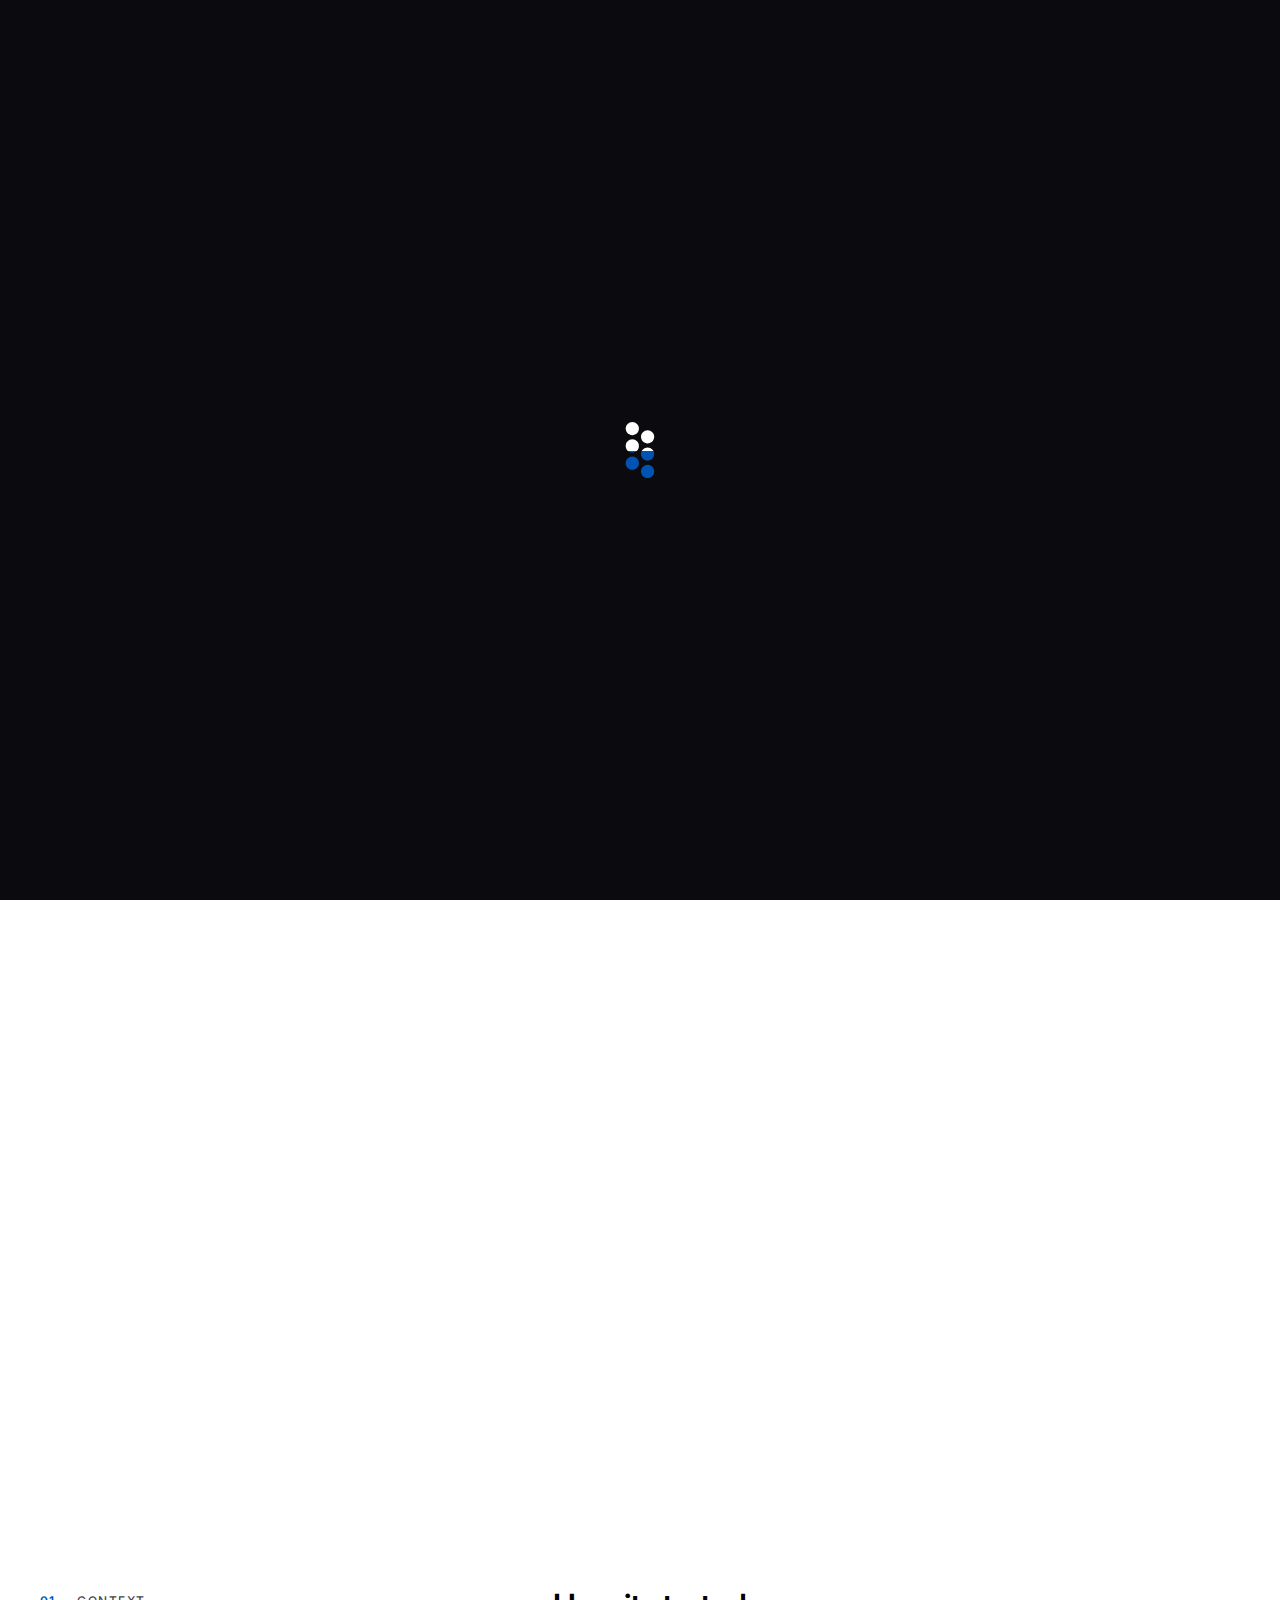
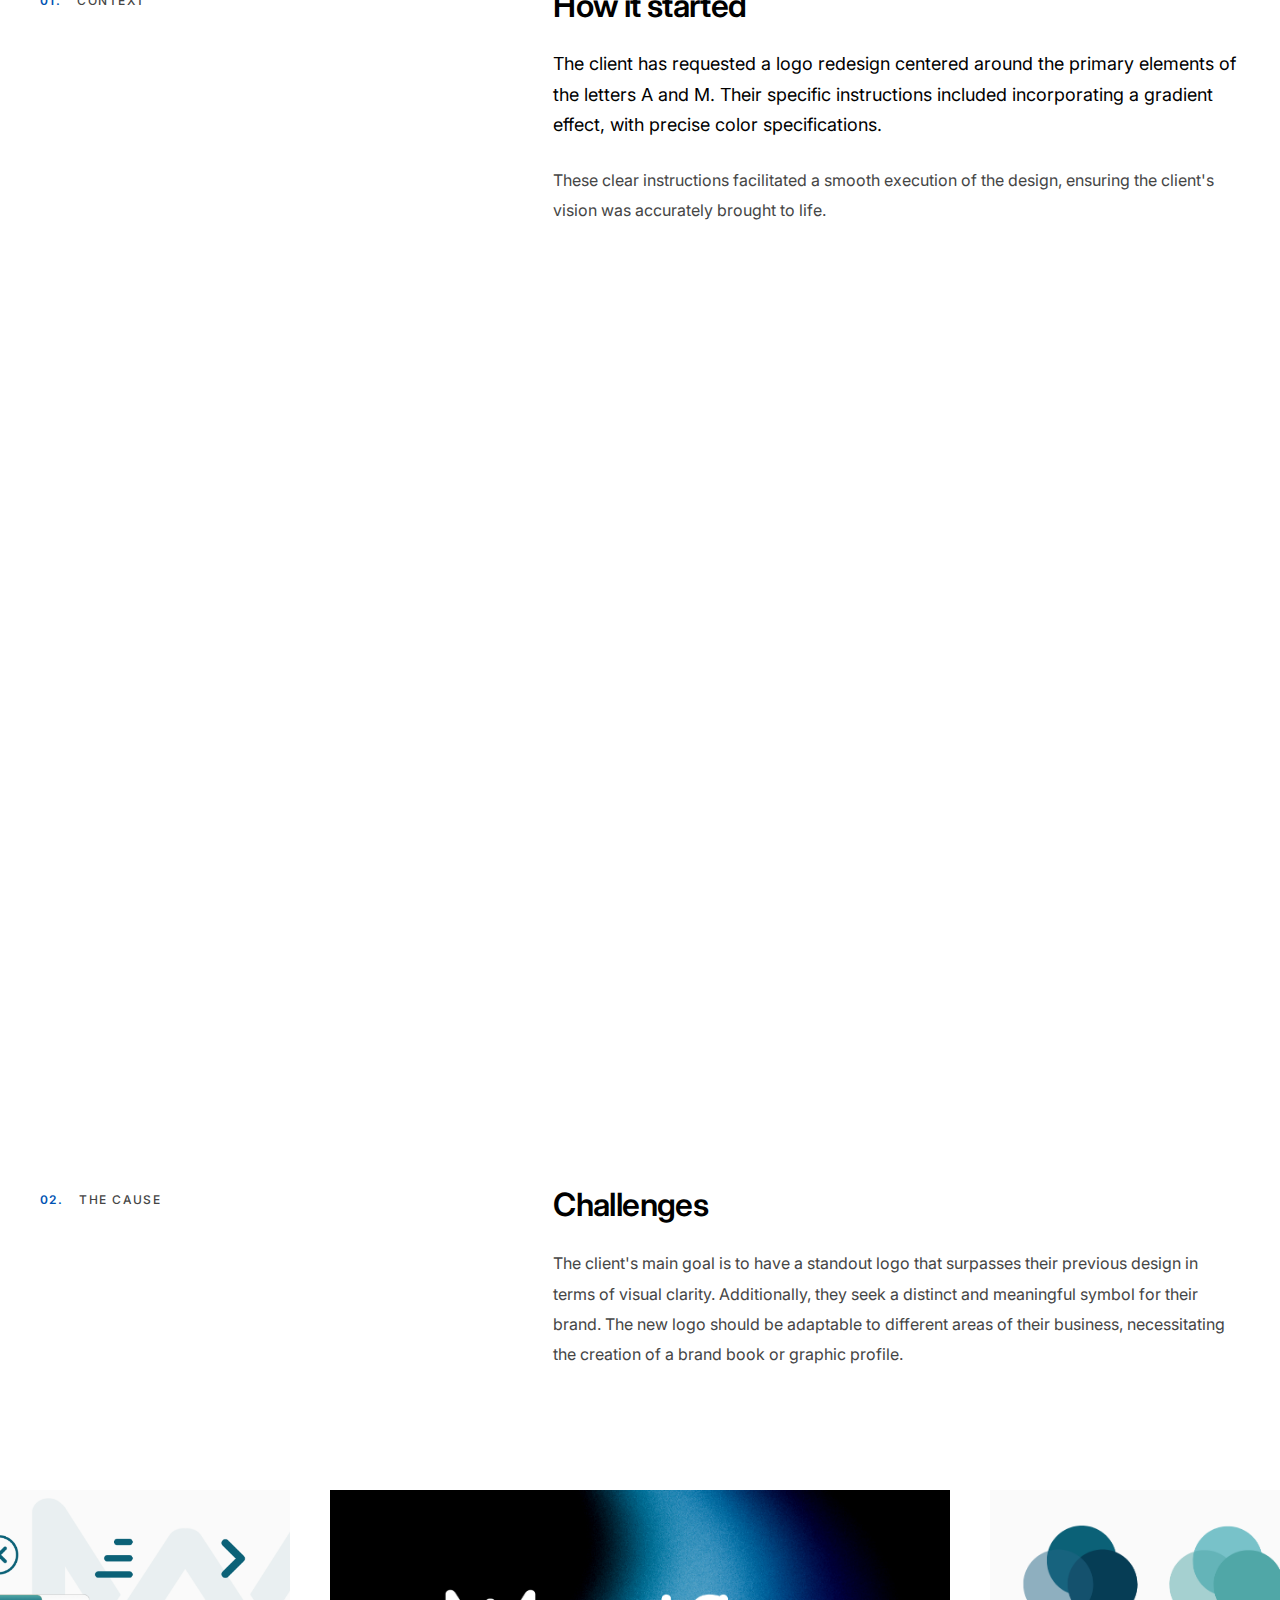
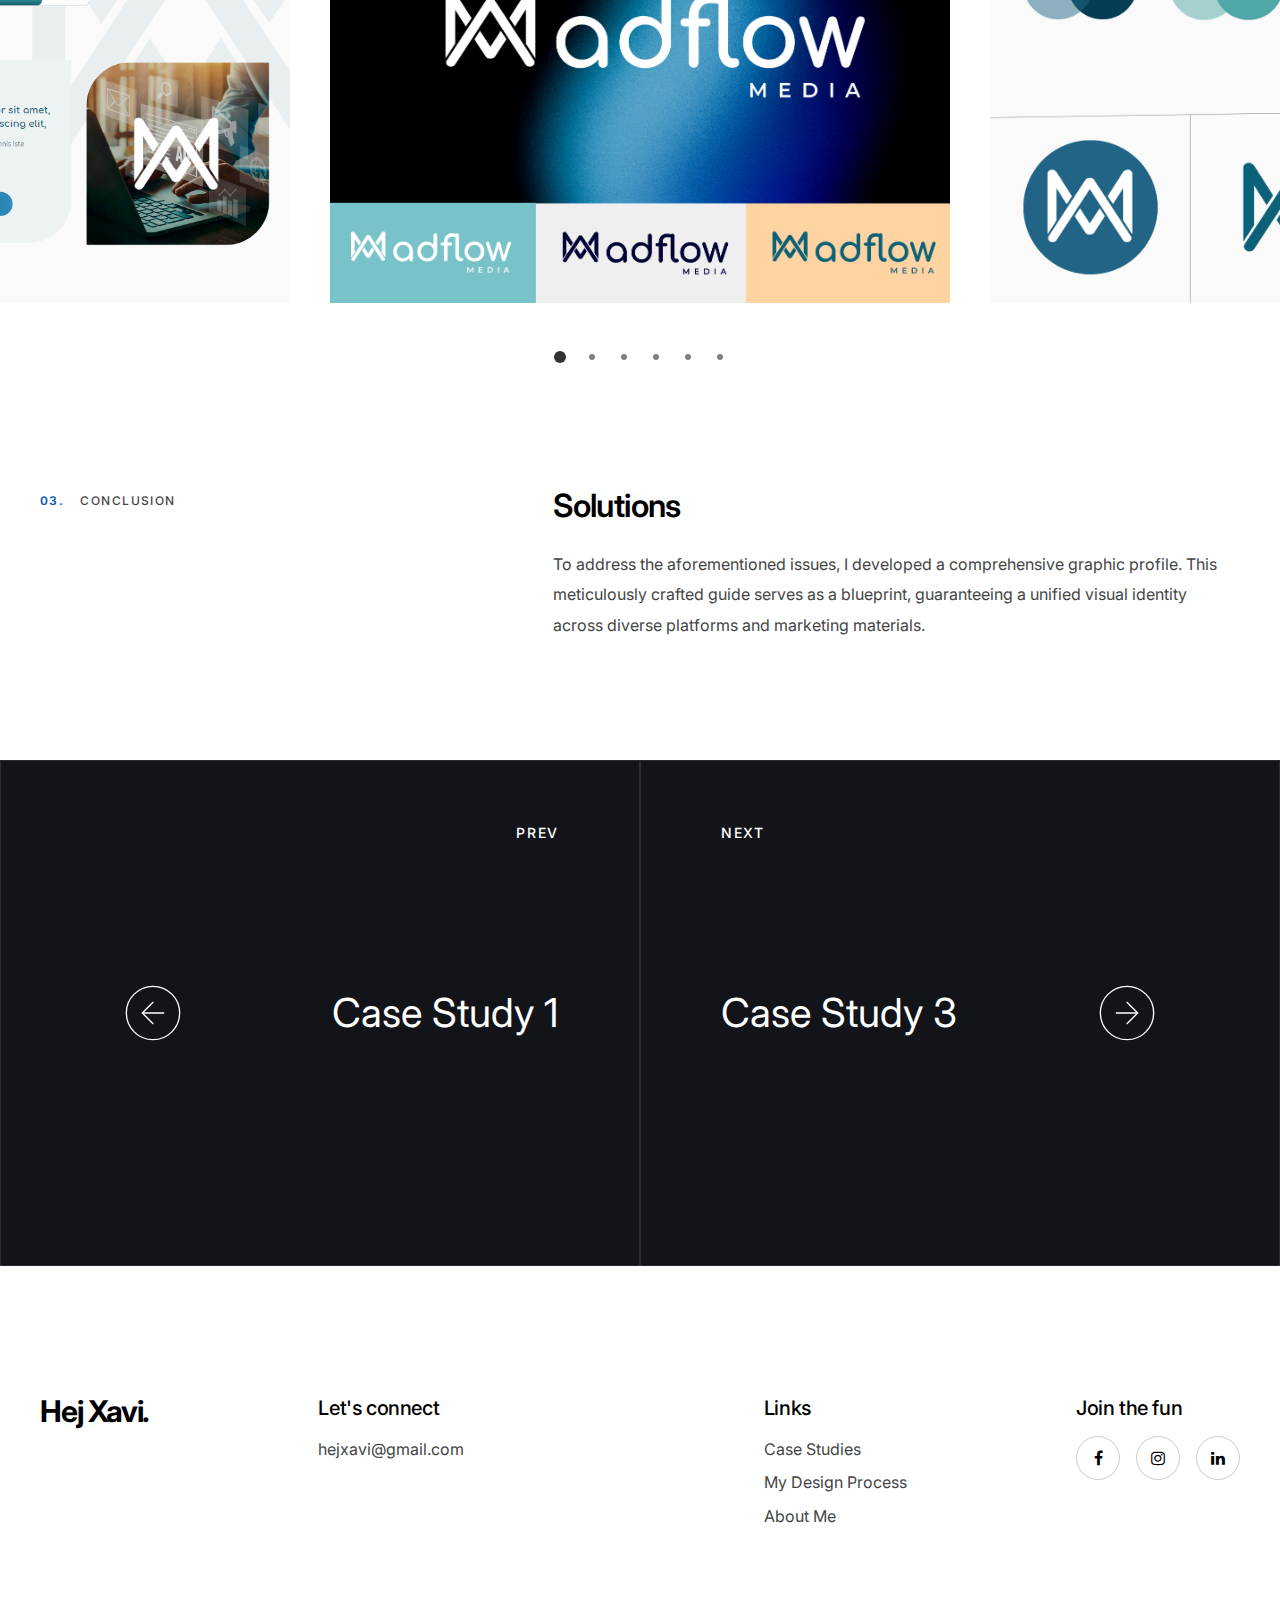
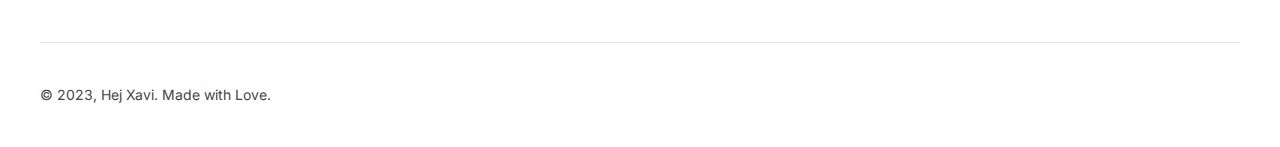
<file: case-study-2.html>
<!DOCTYPE html>
<html lang="en">

<head>

  <!-- Required meta tags -->
  <meta charset="UTF-8">
  <meta name="viewport" content="width=device-width, initial-scale=1">

  <!-- Google fonts -->
  <link href="https://fonts.googleapis.com/css2?family=Oswald:wght@200;300;400;500;600;700&display=swap" rel="stylesheet">
  <link href="https://fonts.googleapis.com/css2?family=Inter:wght@300;400;500;600;700;800;900&display=swap" rel="stylesheet">

  <!-- Stylesheets -->
  <link rel="stylesheet" href="css/vendors.css">
  <link rel="stylesheet" href="css/main.css">

  <!-- Favicon -->
  <link rel="shortcut icon" href="img/favicon/favicon.ico" />
  <meta name="theme-color" content="#ffffff">

  <title>Adflow Media AB</title>
</head>

<body class="preloader-visible" data-barba="wrapper">


  <!-- preloader start -->
  <div class="preloader js-preloader">
    <div class="preloader__bg"></div>

    <div class="preloader__progress">
      <div class="preloader__progress__inner"></div>
    </div>
  </div>
  <!-- preloader end -->





  <!-- barba container start -->
  <div class="barba-container" data-barba="container">

    <!-- to-top-button start -->
    <div data-cursor class="backButton js-backButton">
      <span class="backButton__bg"></span>
      <div class="backButton__icon__wrap">
        <i class="backButton__button js-top-button" data-feather="arrow-up"></i>
      </div>
    </div>
    <!-- to-top-button end -->


   <main class="">


 
      <!-- header start -->
      <header class="header -light -sticky-light js-header">
        <!-- header__bar start -->
        <div class="header__bar">
          <div class="header__logo js-header-logo">
            <a data-barba href="index.html">
              <img class="header__logo__dark js-lazy" data-srcset="img/logo/logo-x1.png 1x, img/logo/logo-x1.png 2x" data-src="img/logo/logo-x1.png" alt="Logo">
            </a>
          </div>

          <div class="header__menu js-header-menu">
            <button type="button" class="nav-button-open js-nav-open">
              <i class="icon" data-feather="menu"></i>
            </button>
          </div>
        </div>
        <!-- header__bar end -->


        <!-- nav start -->
        <nav class="nav js-nav">
          <div class="nav__inner js-nav-inner">
            <div class="nav__bg js-nav-bg"></div>

            <div class="nav__container">
              <div class="nav__header">
                <button type="button" class="nav-button-back js-nav-back">
                  <i class="icon" data-feather="arrow-left-circle"></i>
                </button>

                <button type="button" class="nav-btn-close js-nav-close pointer-events-none">
                  <i class="icon" data-feather="x"></i>
                </button>
              </div>

              <div class="nav__content">
                <div class="nav__content__left">
                  <div class="navList__wrap">
                    <ul class="navList js-navList">

                      <li>
                        <a data-barba href="index.html">
                          Home
                        </a>
                      </li>

                      <li>
                        <a data-barba href="case-studies.html">
                          Case Studies
                        </a>
                      </li>

                      <li>
                        <a data-barba href="my-design-process.html">
                          My Design Process
                        </a>
                      </li>

                      <li>
                        <a data-barba href="about-me.html">
                          About Me
                        </a>
                      </li>

                    </ul>
                  </div>
                </div>

                <div class="nav__content__right">
                  <div class="nav__info">
                    <div class="nav__info__item js-navInfo-item">
                      <h5 class="text-sm tracking-none fw-500">
                        Full-Stack Designer
                      </h5>

                      <div class="nav__info__content text-lg text-white mt-16">
                        <p>
                          Xaviera Anne
                        </p>
                      </div>
                    </div>

                    <div class="nav__info__item js-navInfo-item">
                      <h5 class="text-sm tracking-none fw-500">
                        Socials
                      </h5>

                      <div class="nav__info__content text-lg text-white mt-16">
                        <a href="https://www.linkedin.com/in/xaviera-anne-barra-23a378179/" target="_blank">Linkedin</a>
                        <a href="https://www.instagram.com/travelxavi/" target="_blank">Instagram</a>
                        <a href="https://www.facebook.com/iamxavieraanne/" target="_blank">Facebook</a>
                      </div>
                    </div>

                    <div class="nav__info__item js-navInfo-item">
                      <h5 class="text-sm tracking-none fw-500">
                        Contact Me
                      </h5>

                      <div class="nav__info__content text-lg text-white mt-16">
                        <a href="mailto:hejxavi@gmail.com">hejxavi@gmail.com</a>
                      </div>
                    </div>
                  </div>
                </div>
              </div>
            </div>
          </div>
        </nav>
        <!-- nav end -->
      </header>
      <!-- header end -->


      <!-- section start -->
      <section class="masthead -type-work-1 sm:text-center js-masthead-type-work-1 js-shapes">


        <!-- masthead__content start -->
        <div class="masthead__content">
          <div class="container-fluid">
            <div class="row justify-content-center">
              <div class="col-xl-9 col-sm-10 z-3">
                <div data-split="lines">
                  <p class="masthead__subtitle text-lg sm:text-base mb-32 sm:mb-24 js-subtitle">
                    Case Study 2
                  </p>
                </div>

                <div data-split="lines">
                  <h1 class="masthead__title fw-700 js-title">
                    Adflow Media AB
                  </h1>
                </div>

                <div class="masthead__info__wrap">
                  <div class="row y-gap-32">

                    <div class="col-lg-auto  col-sm-6">
                      <div class="masthead__info">
                        <div data-split="lines" class="masthead__item js-info-item">
                          <h5 class="text-lg leading-sm fw-600">Role</h5>
                          <p class="text-lg leading-sm mt-12 sm:mt-8">Graphic Designer</p>
                        </div>
                      </div>
                    </div>

                    <div class="col-lg-auto offset-lg-1 col-sm-6">
                      <div class="masthead__info">
                        <div data-split="lines" class="masthead__item js-info-item">
                          <h5 class="text-lg leading-sm fw-600">Service</h5>
                          <p class="text-lg leading-sm mt-12 sm:mt-8">Logo, Branding</p>
                        </div>
                      </div>
                    </div>

                  </div>
                </div>
              </div>
            </div>
          </div>
        </div>
        <!-- masthead__content end -->

        <!-- container start -->
        <div class="container-wide z-5 relative">
          <div data-parallax="0.7" class="h-lg z-5 js-image">
            <div data-parallax-target class="bg-image js-lazy" data-bg="img/case-study-2/am.png"></div>
          </div>
        </div>
        <!-- container end -->
      </section>
      <!-- section end -->


      <!-- section start -->
      <section class="layout-pt-lg layout-pb-lg">
        <!-- container start -->
        <div class="container">
          <!-- row start -->
          <div class="row justify-content-between">

            <div class="col-auto">
              <div class="d-flex text-xs tracking-md pt-4">
                <p class="text-accent fw-600 mr-16">01.</p>
                <p class="uppercase fw-500">Context</p>
              </div>
            </div>


            <div class="col-xl-7 col-lg-8">
              <div class="md:mt-20">
                <h2 class="text-3xl fw-600">
                  How it started
                </h2>
                <p class="text-lg text-black mt-24 sm:mt-16">
				The client has requested a logo redesign centered around the primary elements of the letters A and M. Their specific instructions included incorporating a gradient effect, with precise color specifications.
				</p>
                <p class="leading-5xl mt-24 sm:mt-16">
                   These clear instructions facilitated a smooth execution of the design, ensuring the client's vision was accurately brought to life. 
                </p>
              </div>
            </div>

          </div>
          <!-- row end -->
        </div>
        <!-- container end -->
      </section>
      <!-- section end -->


      <!-- section start -->
      <div>
        <div data-parallax="0.7" class="h-80vh">
          <div data-parallax-target class="bg-image js-lazy" data-bg="img/case-study-2/final-01.svg"></div>
        </div>
      </div>
      <!-- section end -->


      <!-- section start -->
      <section class="layout-pt-lg layout-pb-lg">
        <!-- container start -->
        <div class="container">
          <!-- row start -->
          <div class="row justify-content-between">

            <div class="col-auto">
              <div class="d-flex text-xs tracking-md pt-4">
                <p class="text-accent fw-600 mr-16">02. </p>
                <p class="uppercase fw-500">THE CAUSE</p>
              </div>
            </div>


            <div class="col-xl-7 col-lg-8">
              <div class="md:mt-20">
                <h2 class="text-3xl fw-600">
                  Challenges
                </h2>
                <p class="leading-5xl mt-24 sm:mt-16">
					The client's main goal is to have a standout logo that surpasses their previous design in terms of visual clarity.
					Additionally, they seek a distinct and meaningful symbol for their brand. The new logo should be adaptable to different areas of their business, necessitating the creation of a brand book or graphic profile.
                </p>
              </div>
            </div>

          </div>
          <!-- row end -->
        </div>
        <!-- container end -->
      </section>
      <!-- section end -->


      <!-- section start -->
      <div>
        <div class="js-section-slider" data-slider-col="base-2 lg-2 md-1 sm-1" data-gap="40" data-loop data-center data-pagination>
          <div class="swiper-wrapper">

            <div class="swiper-slide slider-slide">
              <div class="ratio ratio-3:2 bg-image swiper-lazy" data-background="img/case-study-2/cs-banner.PNG"></div>
            </div>

            <div class="swiper-slide slider-slide">
              <div class="ratio ratio-3:2 bg-image swiper-lazy" data-background="img/case-study-2/3.PNG"></div>
            </div>

            <div class="swiper-slide slider-slide">
              <div class="ratio ratio-3:2 bg-image swiper-lazy" data-background="img/case-study-2/4.PNG"></div>
            </div>

            <div class="swiper-slide slider-slide">
              <div class="ratio ratio-3:2 bg-image swiper-lazy" data-background="img/case-study-2/2.PNG"></div>
            </div>

            <div class="swiper-slide slider-slide">
              <div class="ratio ratio-3:2 bg-image swiper-lazy" data-background="img/case-study-2/1.PNG"></div>
            </div>

            <div class="swiper-slide slider-slide">
              <div class="ratio ratio-3:2 bg-image swiper-lazy" data-background="img/case-study-2/5.PNG"></div>
            </div>

          </div>

          <div class="pagination -dark pb-4 mt-48 js-pagination"></div>
        </div>
      </div>
      <!-- section end -->


      <!-- section start -->
      <section class="layout-pt-lg layout-pb-lg">
        <div class="container">
          <div class="row justify-content-between">

            <div class="col-auto">
              <div class="d-flex text-xs tracking-md pt-4">
                <p class="text-accent fw-600 mr-16">03.</p>
                <p class="uppercase fw-500">Conclusion</p>
              </div>
            </div>


            <div class="col-xl-7 col-lg-8">
              <div class="md:mt-20">
                <h2 class="text-3xl fw-600">
                  Solutions
                </h2>
                <p class="leading-5xl mt-24 sm:mt-16">
					To address the aforementioned issues, I developed a comprehensive graphic profile.
					This meticulously crafted guide serves as a blueprint, guaranteeing a unified visual identity across diverse platforms and marketing materials.
				</p>
              </div>
            </div>

          </div>
        </div>
      </section>
      <!-- section end -->





      <!-- section start -->
      <section class="projects-nav">
        <!-- row start -->
        <div class="row no-gutters">

          <div class="col-lg-6">
            <a data-barba href="case-study-1.html" class="projects-nav__item -prev bg-dark-1">
              <div class="projects-nav__img">
                <div class="bg-image js-lazy" data-bg="img/starbucks-case-study/p2.png"></div>
              </div>

              <div class="projects-nav__content">
                <div class="projects-nav__icon">
                  <i class="size-xl str-width-xs text-white" data-feather="arrow-left-circle"></i>
                </div>

                <h3 class="text-4xl fw-400 tracking-none text-white">
                  Case Study 1
                </h3>

                <p class="projects-nav__text -prev text-sm fw-500 text-white tracking-md uppercase">
                  PREV
                </p>
              </div>
            </a>
          </div>


          <div class="col-lg-6">
            <a data-barba href="case-study-3.html" class="projects-nav__item -next bg-dark-1">
              <div class="projects-nav__img">
                <div class="bg-image js-lazy" data-bg="img/case-study-3/colors1.png"></div>
              </div>

              <div class="projects-nav__content">
                <h3 class="text-4xl fw-400 tracking-none text-white">
                  Case Study 3
                </h3>

                <div class="projects-nav__icon">
                  <i class="size-xl str-width-xs text-white" data-feather="arrow-right-circle"></i>
                </div>

                <p class="projects-nav__text -next text-sm fw-500 text-white tracking-md uppercase">
                  NEXT
                </p>
              </div>
            </a>
          </div>

        </div>
        <!-- row end -->
      </section>
      <!-- section end -->


  <!-- footer start -->
      <footer class="footer -type-1">
        <!-- container start -->
        <div class="container">

          <div class="footer__top">
            <!-- row start -->
            <div class="row y-gap-48 justify-content-between">
              <div class="col-lg-auto col-sm-12">
                <a href="index.html" class="footer__logo text-black">
                  Hej Xavi.
                </a>
              </div>

              <div class="col-lg-3 col-sm-6">
                <h4 class="text-xl fw-500 text-black">
                  Let's connect
                </h4>

                <div class="footer__content text-base text-dark mt-16 sm:mt-12">
                  <p class="mt-8">hejxavi@gmail.com</p>
                </div>
              </div>

              <div class="col-lg-auto col-sm-4">
                <h4 class="text-xl fw-500 text-black">
                  Links
                </h4>

                <div class="footer__content text-base text-dark mt-16 sm:mt-12">
                  <div><a data-barba href="case-studies.html" class="button -underline">Case Studies</a></div>
                  <div><a data-barba href="my-design-process.html" class="button -underline mt-4">My Design Process</a></div>
                  <div><a data-barba href="about-me.html" class="button -underline mt-4">About Me</a></div>
                </div>
              </div>

              <div class="col-lg-auto col-auto">
                <h4 class="text-xl fw-500 text-black">
                  Join the fun
                </h4>

                <div class="social -bordered mt-16 sm:mt-12">
                  <a class="social__item text-black border-dark" href="https://www.facebook.com/iamxavieraanne" target="_blank">
                    <i class="fa fa-facebook"></i>
                  </a>
                  <a class="social__item text-black border-dark" href="https://www.instagram.com/travelxavi/" target="_blank">
                    <i class="fa fa-instagram"></i>
                  </a>
                  <a class="social__item text-black border-dark" href="https://www.linkedin.com/in/xaviera-anne-barra-23a378179/" target="_blank">
                    <i class="fa fa-linkedin"></i>
                  </a>
                </div>
              </div>
            </div>
            <!-- row end -->
          </div>


          <div class="footer__bottom">
            <!-- row start -->
            <div class="row">
              <div class="col">
                <div class="footer__copyright">
                  <p class="text-dark">
                    © 2023, Hej Xavi. Made with Love.
                  </p>
                </div>
              </div>
            </div>
            <!-- row end -->
          </div>

        </div>
        <!-- container end -->
      </footer>
      <!-- footer end -->


    </main>

  </div>
  <!-- barba container end -->


  <!-- JavaScript -->
  <script src="js/vendors.js"></script>
  <script src="js/main.js"></script>

</body>

</html>
</file>
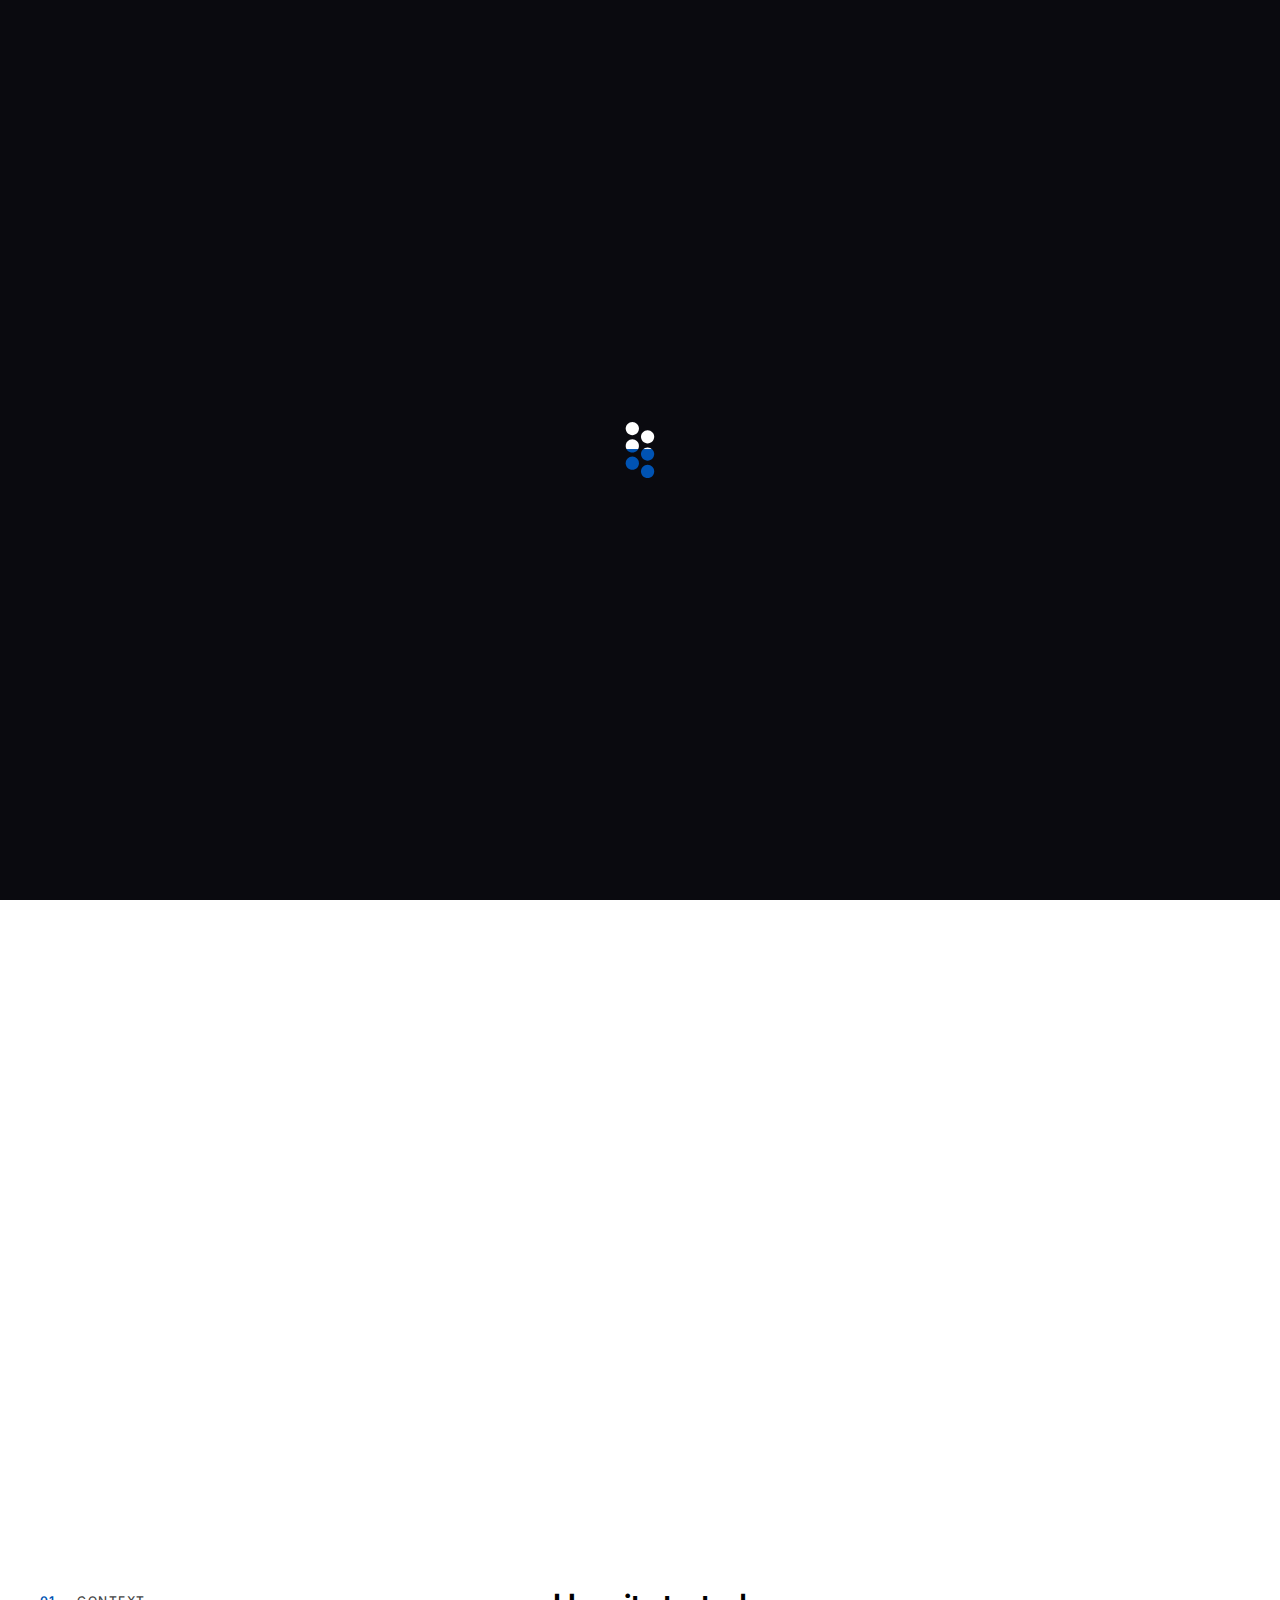
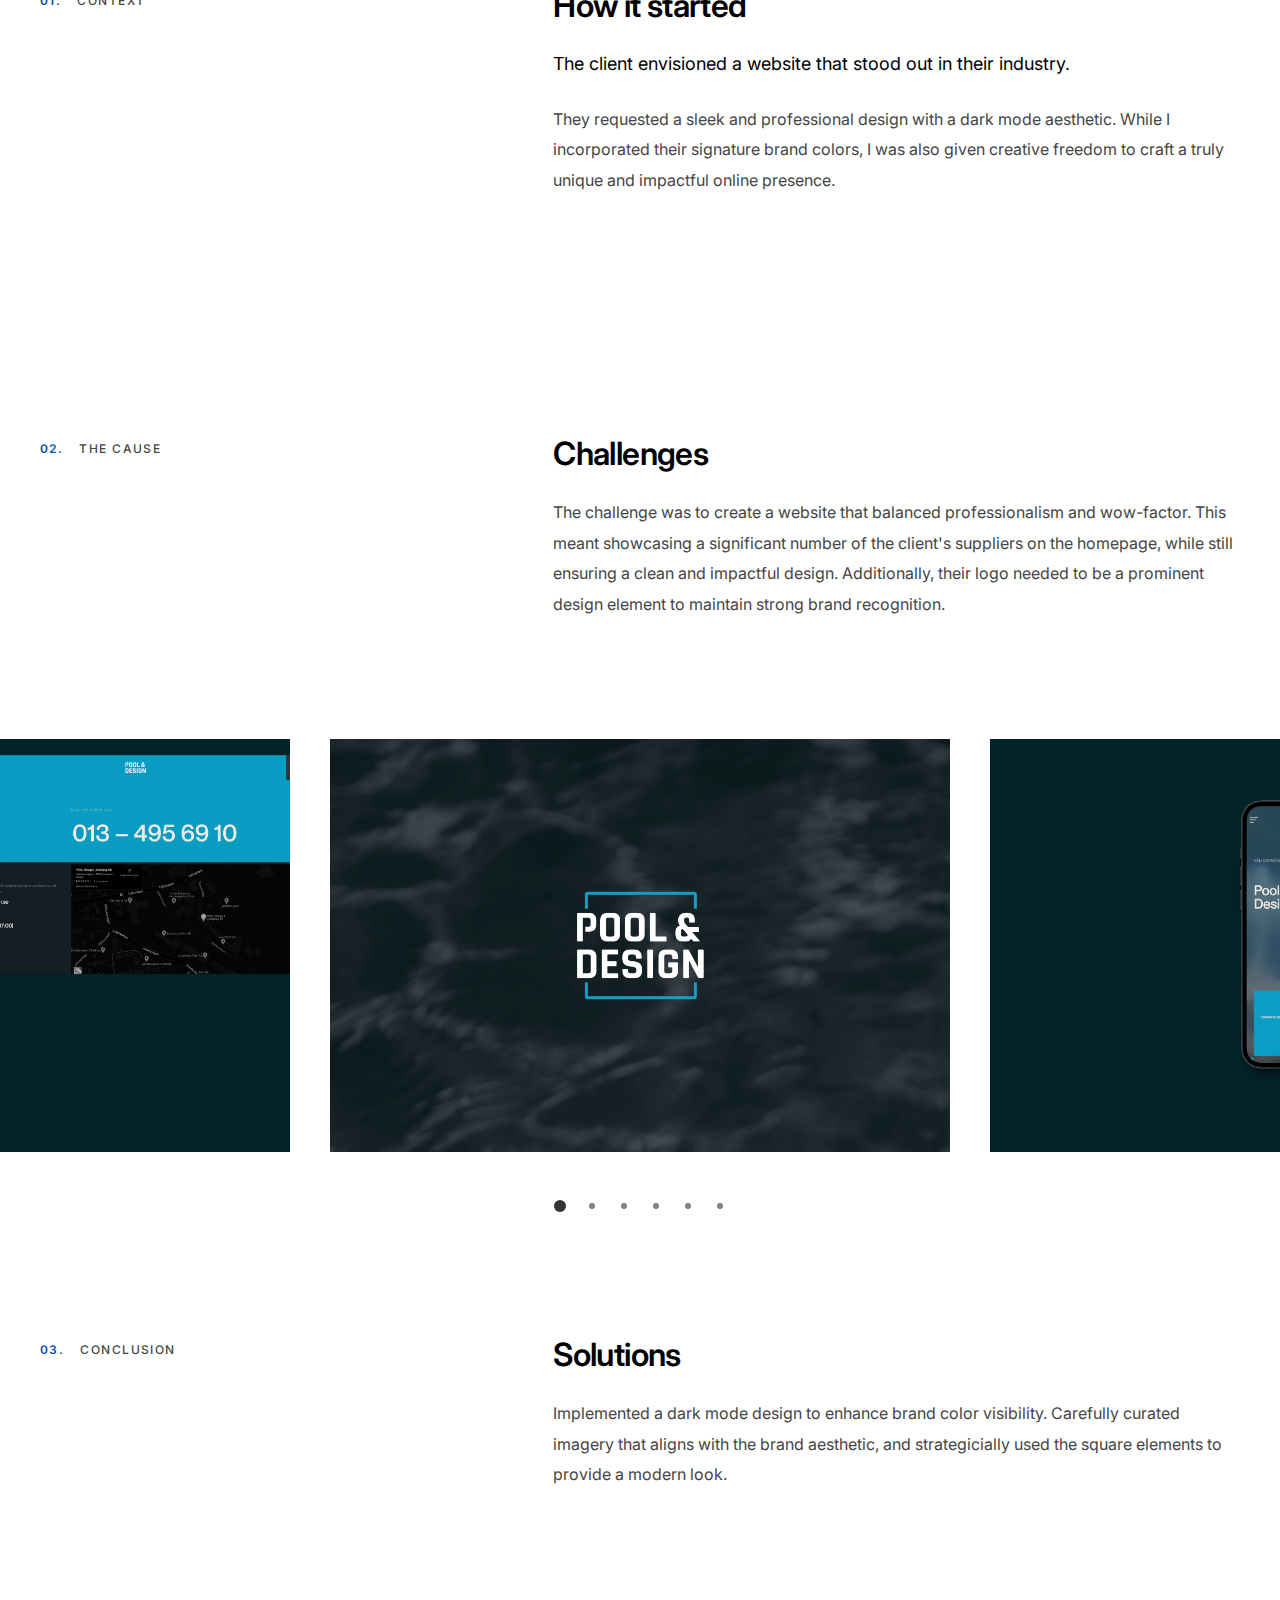
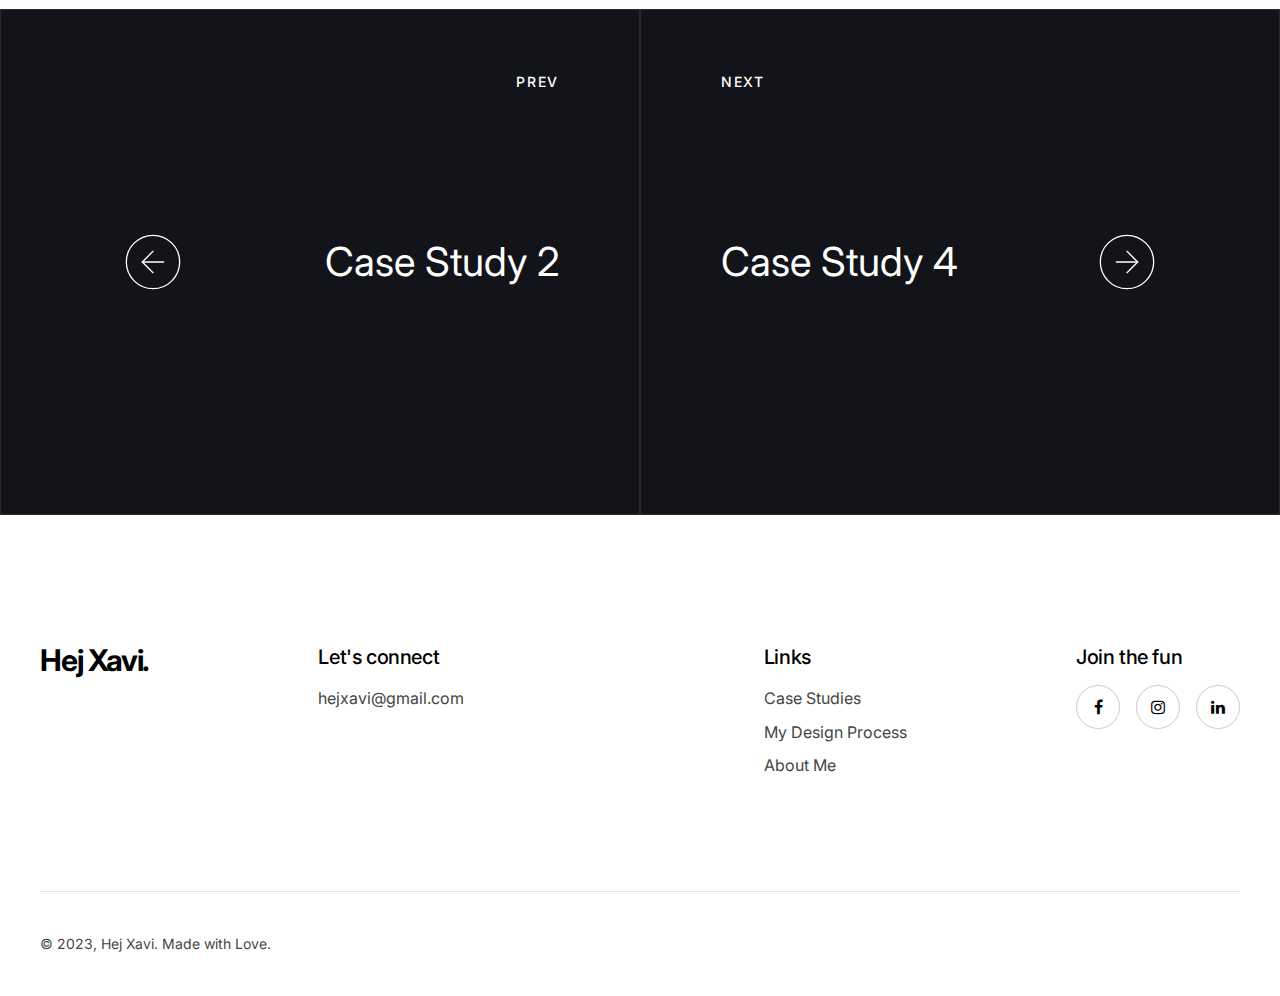
<file: case-study-3.html>
<!DOCTYPE html>
<html lang="en">

<head>

  <!-- Required meta tags -->
  <meta charset="UTF-8">
  <meta name="viewport" content="width=device-width, initial-scale=1">

  <!-- Google fonts -->
  <link href="https://fonts.googleapis.com/css2?family=Oswald:wght@200;300;400;500;600;700&display=swap" rel="stylesheet">
  <link href="https://fonts.googleapis.com/css2?family=Inter:wght@300;400;500;600;700;800;900&display=swap" rel="stylesheet">

  <!-- Stylesheets -->
  <link rel="stylesheet" href="css/vendors.css">
  <link rel="stylesheet" href="css/main.css">

  <!-- Favicon -->
  <link rel="shortcut icon" href="img/favicon/favicon.ico" />
  <meta name="theme-color" content="#ffffff">

  <title>Pool & Design AB</title>
</head>

<body class="preloader-visible" data-barba="wrapper">


  <!-- preloader start -->
  <div class="preloader js-preloader">
    <div class="preloader__bg"></div>

    <div class="preloader__progress">
      <div class="preloader__progress__inner"></div>
    </div>
  </div>
  <!-- preloader end -->





  <!-- barba container start -->
  <div class="barba-container" data-barba="container">

    <!-- to-top-button start -->
    <div data-cursor class="backButton js-backButton">
      <span class="backButton__bg"></span>
      <div class="backButton__icon__wrap">
        <i class="backButton__button js-top-button" data-feather="arrow-up"></i>
      </div>
    </div>
    <!-- to-top-button end -->


   <main class="">


 
      <!-- header start -->
      <header class="header -light -sticky-light js-header">
        <!-- header__bar start -->
        <div class="header__bar">
          <div class="header__logo js-header-logo">
            <a data-barba href="index.html">
              <img class="header__logo__dark js-lazy" data-srcset="img/logo/logo-x1.png 1x, img/logo/logo-x1.png 2x" data-src="img/logo/logo-x1.png" alt="Logo">
            </a>
          </div>

          <div class="header__menu js-header-menu">
            <button type="button" class="nav-button-open js-nav-open">
              <i class="icon" data-feather="menu"></i>
            </button>
          </div>
        </div>
        <!-- header__bar end -->


        <!-- nav start -->
        <nav class="nav js-nav">
          <div class="nav__inner js-nav-inner">
            <div class="nav__bg js-nav-bg"></div>

            <div class="nav__container">
              <div class="nav__header">
                <button type="button" class="nav-button-back js-nav-back">
                  <i class="icon" data-feather="arrow-left-circle"></i>
                </button>

                <button type="button" class="nav-btn-close js-nav-close pointer-events-none">
                  <i class="icon" data-feather="x"></i>
                </button>
              </div>

              <div class="nav__content">
                <div class="nav__content__left">
                  <div class="navList__wrap">
                    <ul class="navList js-navList">

                      <li>
                        <a data-barba href="index.html">
                          Home
                        </a>
                      </li>

                      <li>
                        <a data-barba href="case-studies.html">
                          Case Studies
                        </a>
                      </li>

                      <li>
                        <a data-barba href="my-design-process.html">
                          My Design Process
                        </a>
                      </li>

                      <li>
                        <a data-barba href="about-me.html">
                          About Me
                        </a>
                      </li>

                    </ul>
                  </div>
                </div>

                <div class="nav__content__right">
                  <div class="nav__info">
                    <div class="nav__info__item js-navInfo-item">
                      <h5 class="text-sm tracking-none fw-500">
                        Full-Stack Designer
                      </h5>

                      <div class="nav__info__content text-lg text-white mt-16">
                        <p>
                          Xaviera Anne
                        </p>
                      </div>
                    </div>

                    <div class="nav__info__item js-navInfo-item">
                      <h5 class="text-sm tracking-none fw-500">
                        Socials
                      </h5>

                      <div class="nav__info__content text-lg text-white mt-16">
                        <a href="https://www.linkedin.com/in/xaviera-anne-barra-23a378179/" target="_blank">Linkedin</a>
                        <a href="https://www.instagram.com/travelxavi/" target="_blank">Instagram</a>
                        <a href="https://www.facebook.com/iamxavieraanne/" target="_blank">Facebook</a>
                      </div>
                    </div>

                    <div class="nav__info__item js-navInfo-item">
                      <h5 class="text-sm tracking-none fw-500">
                        Contact Me
                      </h5>

                      <div class="nav__info__content text-lg text-white mt-16">
                        <a href="mailto:hejxavi@gmail.com">hejxavi@gmail.com</a>
                      </div>
                    </div>
                  </div>
                </div>
              </div>
            </div>
          </div>
        </nav>
        <!-- nav end -->
      </header>
      <!-- header end -->

      <!-- section start -->
      <section class="masthead -type-work-1 sm:text-center js-masthead-type-work-1 js-shapes">


        <!-- masthead__content start -->
        <div class="masthead__content">
          <div class="container-fluid">
            <div class="row justify-content-center">
              <div class="col-xl-9 col-sm-10 z-3">
                <div data-split="lines">
                  <p class="masthead__subtitle text-lg sm:text-base mb-32 sm:mb-24 js-subtitle">
                    Case Study 3
                  </p>
                </div>

                <div data-split="lines">
                  <h1 class="masthead__title fw-700 js-title">
                    Pool & Design AB
                  </h1>
                </div>

                <div class="masthead__info__wrap">
                  <div class="row y-gap-32">

                    <div class="col-lg-auto  col-sm-6">
                      <div class="masthead__info">
                        <div data-split="lines" class="masthead__item js-info-item">
                          <h5 class="text-lg leading-sm fw-600">Role</h5>
                          <p class="text-lg leading-sm mt-12 sm:mt-8">Web Designer</p>
                        </div>
                      </div>
                    </div>

                    <div class="col-lg-auto offset-lg-1 col-sm-6">
                      <div class="masthead__info">
                        <div data-split="lines" class="masthead__item js-info-item">
                          <h5 class="text-lg leading-sm fw-600">Service</h5>
                          <p class="text-lg leading-sm mt-12 sm:mt-8">UI/UX, Web Design and Development</p>
                        </div>
                      </div>
                    </div>

                    <div class="col-lg-auto offset-lg-1 col-sm-6">
                      <div class="masthead__info">
                        <div data-split="lines" class="masthead__item js-info-item">
                          <h5 class="text-lg leading-sm fw-600">Website</h5>
                          <a href="https://www.poolochdesign.se/" target="_blank" class="button d-block fw-500 text-lg leading-sm text-black mt-12 sm:mt-8">
                            www.poolochdesign.se
                          </a>
                        </div>
                      </div>
                    </div>

                  </div>
                </div>
              </div>
            </div>
          </div>
        </div>
        <!-- masthead__content end -->

        <!-- container start -->
        <div class="container-wide z-5 relative">
          <div data-parallax="0.7" class="h-lg z-5 js-image">
            <div data-parallax-target class="bg-image js-lazy" data-bg="img/case-study-3/pool2.png"></div>
          </div>
        </div>
        <!-- container end -->
      </section>
      <!-- section end -->


      <!-- section start -->
      <section class="layout-pt-lg layout-pb-lg">
        <!-- container start -->
        <div class="container">
          <!-- row start -->
          <div class="row justify-content-between">

            <div class="col-auto">
              <div class="d-flex text-xs tracking-md pt-4">
                <p class="text-accent fw-600 mr-16">01.</p>
                <p class="uppercase fw-500">Context</p>
              </div>
            </div>


            <div class="col-xl-7 col-lg-8">
              <div class="md:mt-20">
                <h2 class="text-3xl fw-600">
                  How it started
                </h2>
                <p class="text-lg text-black mt-24 sm:mt-16">
			The client envisioned a website that stood out in their industry.
		</p>
                <p class="leading-5xl mt-24 sm:mt-16">
			They requested a sleek and professional design with a dark mode aesthetic.  While I incorporated their signature brand colors, I was also given creative freedom to craft a truly unique and impactful online presence.
		</p>
              </div>
            </div>

          </div>
          <!-- row end -->
        </div>
        <!-- container end -->
      </section>
      <!-- section end -->


      <!-- section start -->
      <section class="layout-pt-lg layout-pb-lg">
        <!-- container start -->
        <div class="container">
          <!-- row start -->
          <div class="row justify-content-between">

            <div class="col-auto">
              <div class="d-flex text-xs tracking-md pt-4">
                <p class="text-accent fw-600 mr-16">02.</p>
                <p class="uppercase fw-500">THE CAUSE</p>
              </div>
            </div>


            <div class="col-xl-7 col-lg-8">
              <div class="md:mt-20">
                <h2 class="text-3xl fw-600">
                  Challenges
                </h2>
                <p class="leading-5xl mt-24 sm:mt-16">
			The challenge was to create a website that balanced professionalism and wow-factor. This meant showcasing a significant number of the client's suppliers on the homepage, while still ensuring a clean and impactful design.  Additionally, their logo needed to be a prominent design element to maintain strong brand recognition.
		</p>
              </div>
            </div>

          </div>
          <!-- row end -->
        </div>
        <!-- container end -->
      </section>
      <!-- section end -->


      <!-- section start -->
      <div>
        <div class="js-section-slider" data-slider-col="base-2 lg-2 md-1 sm-1" data-gap="40" data-loop data-center data-pagination>
          <div class="swiper-wrapper">

            <div class="swiper-slide slider-slide">
              <div class="ratio ratio-3:2 bg-image swiper-lazy" data-background="img/case-study-3/colors1.png"></div>
            </div>

            <div class="swiper-slide slider-slide">
              <div class="ratio ratio-3:2 bg-image swiper-lazy" data-background="img/case-study-3/colors2.png"></div>
            </div>

            <div class="swiper-slide slider-slide">
              <div class="ratio ratio-3:2 bg-image swiper-lazy" data-background="img/case-study-3/colors.png"></div>
            </div>

            <div class="swiper-slide slider-slide">
              <div class="ratio ratio-3:2 bg-image swiper-lazy" data-background="img/case-study-3/pool2.png"></div>
            </div>

            <div class="swiper-slide slider-slide">
              <div class="ratio ratio-3:2 bg-image swiper-lazy" data-background="img/case-study-3/pool5.png"></div>
            </div>

            <div class="swiper-slide slider-slide">
              <div class="ratio ratio-3:2 bg-image swiper-lazy" data-background="img/case-study-3/colors3.png"></div>
            </div>

          </div>

          <div class="pagination -dark pb-4 mt-48 js-pagination"></div>
        </div>
      </div>
      <!-- section end -->


      <!-- section start -->
      <section class="layout-pt-lg layout-pb-lg">
        <div class="container">
          <div class="row justify-content-between">

            <div class="col-auto">
              <div class="d-flex text-xs tracking-md pt-4">
                <p class="text-accent fw-600 mr-16">03.</p>
                <p class="uppercase fw-500">Conclusion</p>
              </div>
            </div>


            <div class="col-xl-7 col-lg-8">
              <div class="md:mt-20">
                <h2 class="text-3xl fw-600">
                  Solutions
                </h2>
                <p class="leading-5xl mt-24 sm:mt-16">
			Implemented a dark mode design to enhance brand color visibility. Carefully curated imagery that aligns with the brand aesthetic, and strategicially used the square elements to provide a modern look.
		</p>
              </div>
            </div>

          </div>
        </div>
      </section>
      <!-- section end -->





      <!-- section start -->
      <section class="projects-nav">
        <!-- row start -->
        <div class="row no-gutters">

          <div class="col-lg-6">
            <a data-barba href="case-study-2.html" class="projects-nav__item -prev bg-dark-1">
              <div class="projects-nav__img">
                <div class="bg-image js-lazy" data-bg="img/case-study-2/1.PNG"></div>
              </div>

              <div class="projects-nav__content">
                <div class="projects-nav__icon">
                  <i class="size-xl str-width-xs text-white" data-feather="arrow-left-circle"></i>
                </div>

                <h3 class="text-4xl fw-400 tracking-none text-white">
                  Case Study 2
                </h3>

                <p class="projects-nav__text -prev text-sm fw-500 text-white tracking-md uppercase">
                  PREV
                </p>
              </div>
            </a>
          </div>


          <div class="col-lg-6">
            <a data-barba href="case-study-4.html" class="projects-nav__item -next bg-dark-1">
              <div class="projects-nav__img">
                <div class="bg-image js-lazy" data-bg="img/case-study-4/cs4.png"></div>
              </div>

              <div class="projects-nav__content">
                <h3 class="text-4xl fw-400 tracking-none text-white">
                  Case Study 4
                </h3>

                <div class="projects-nav__icon">
                  <i class="size-xl str-width-xs text-white" data-feather="arrow-right-circle"></i>
                </div>

                <p class="projects-nav__text -next text-sm fw-500 text-white tracking-md uppercase">
                  NEXT
                </p>
              </div>
            </a>
          </div>

        </div>
        <!-- row end -->
      </section>
      <!-- section end -->


  <!-- footer start -->
      <footer class="footer -type-1">
        <!-- container start -->
        <div class="container">

          <div class="footer__top">
            <!-- row start -->
            <div class="row y-gap-48 justify-content-between">
              <div class="col-lg-auto col-sm-12">
                <a href="index.html" class="footer__logo text-black">
                  Hej Xavi.
                </a>
              </div>

              <div class="col-lg-3 col-sm-6">
                <h4 class="text-xl fw-500 text-black">
                  Let's connect
                </h4>

                <div class="footer__content text-base text-dark mt-16 sm:mt-12">
                  <p class="mt-8">hejxavi@gmail.com</p>
                </div>
              </div>

              <div class="col-lg-auto col-sm-4">
                <h4 class="text-xl fw-500 text-black">
                  Links
                </h4>

                <div class="footer__content text-base text-dark mt-16 sm:mt-12">
                  <div><a data-barba href="case-studies.html" class="button -underline">Case Studies</a></div>
                  <div><a data-barba href="my-design-process.html" class="button -underline mt-4">My Design Process</a></div>
                  <div><a data-barba href="about-me.html" class="button -underline mt-4">About Me</a></div>
                </div>
              </div>

              <div class="col-lg-auto col-auto">
                <h4 class="text-xl fw-500 text-black">
                  Join the fun
                </h4>

                <div class="social -bordered mt-16 sm:mt-12">
                  <a class="social__item text-black border-dark" href="https://www.facebook.com/iamxavieraanne" target="_blank">
                    <i class="fa fa-facebook"></i>
                  </a>
                  <a class="social__item text-black border-dark" href="https://www.instagram.com/travelxavi/" target="_blank">
                    <i class="fa fa-instagram"></i>
                  </a>
                  <a class="social__item text-black border-dark" href="https://www.linkedin.com/in/xaviera-anne-barra-23a378179/" target="_blank">
                    <i class="fa fa-linkedin"></i>
                  </a>
                </div>
              </div>
            </div>
            <!-- row end -->
          </div>


          <div class="footer__bottom">
            <!-- row start -->
            <div class="row">
              <div class="col">
                <div class="footer__copyright">
                  <p class="text-dark">
                    © 2023, Hej Xavi. Made with Love.
                  </p>
                </div>
              </div>
            </div>
            <!-- row end -->
          </div>

        </div>
        <!-- container end -->
      </footer>
      <!-- footer end -->


    </main>

  </div>
  <!-- barba container end -->


  <!-- JavaScript -->
  <script src="js/vendors.js"></script>
  <script src="js/main.js"></script>

</body>

</html>
</file>
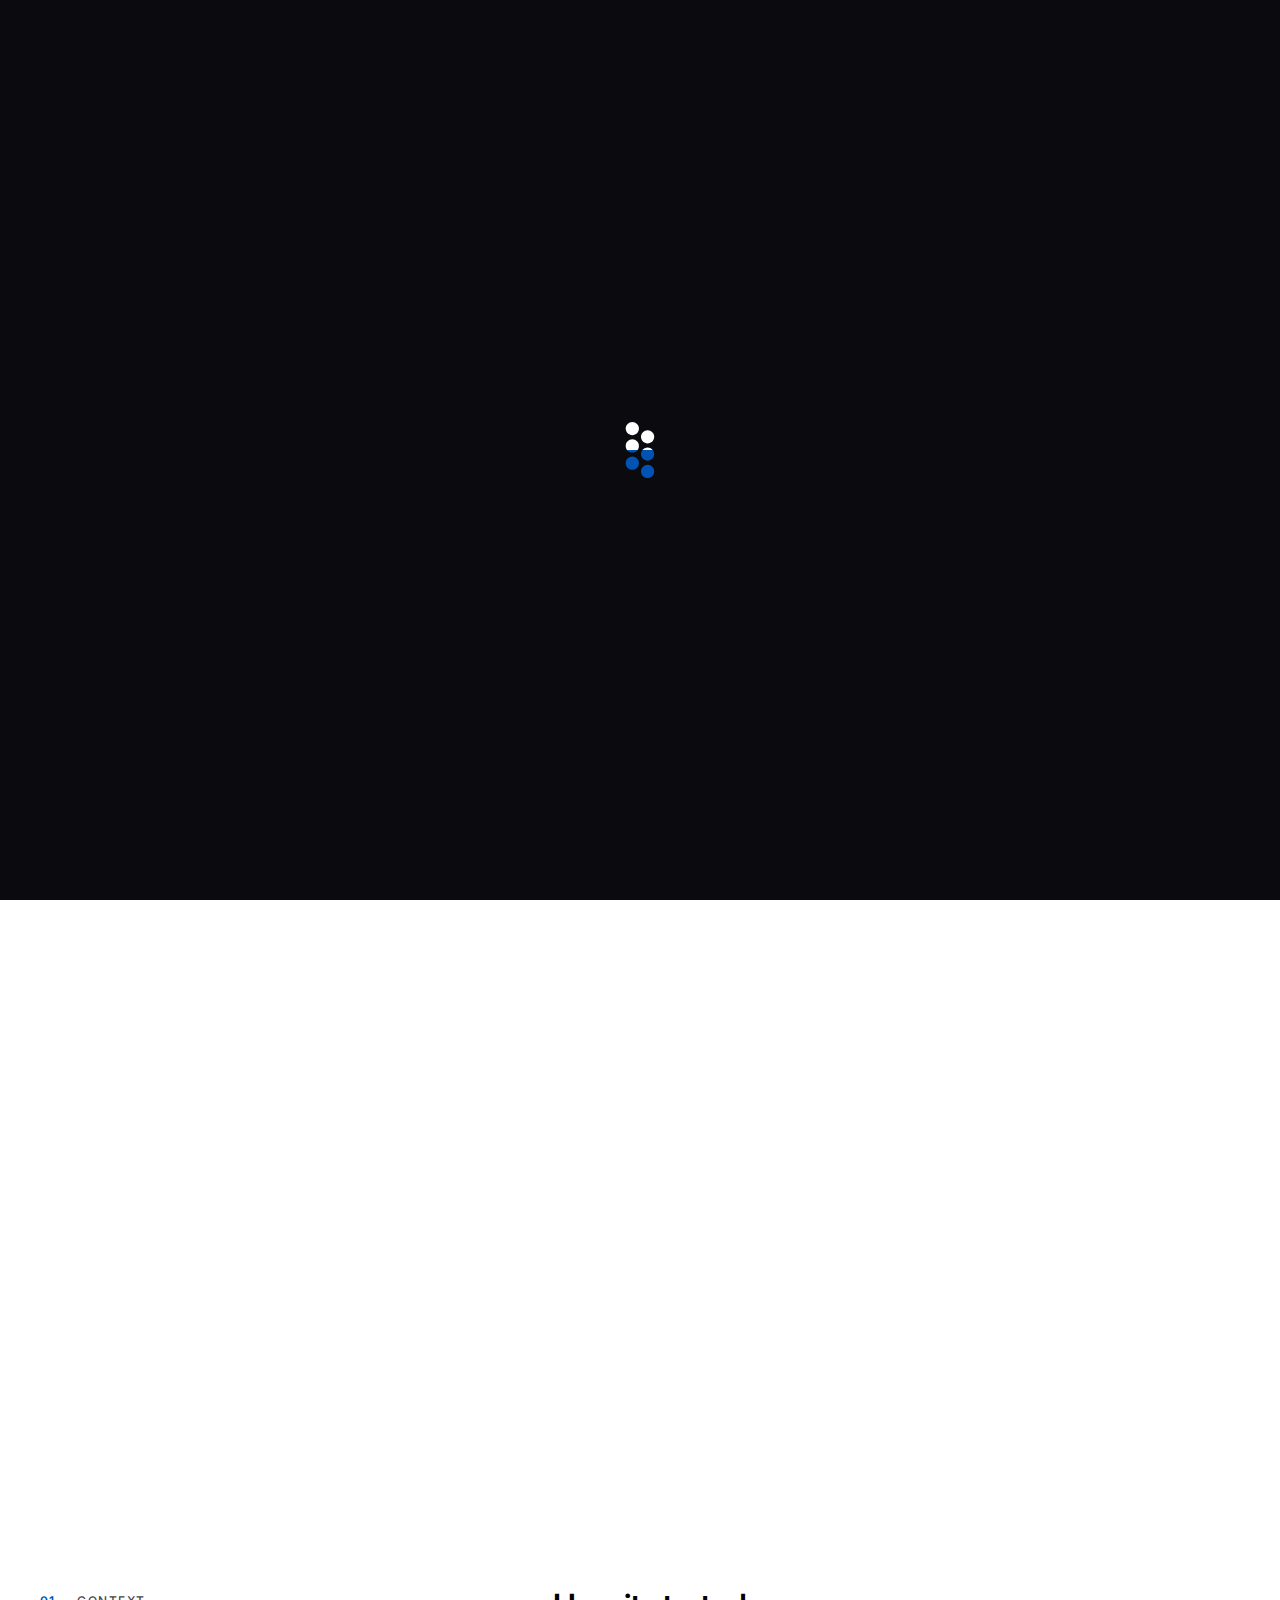
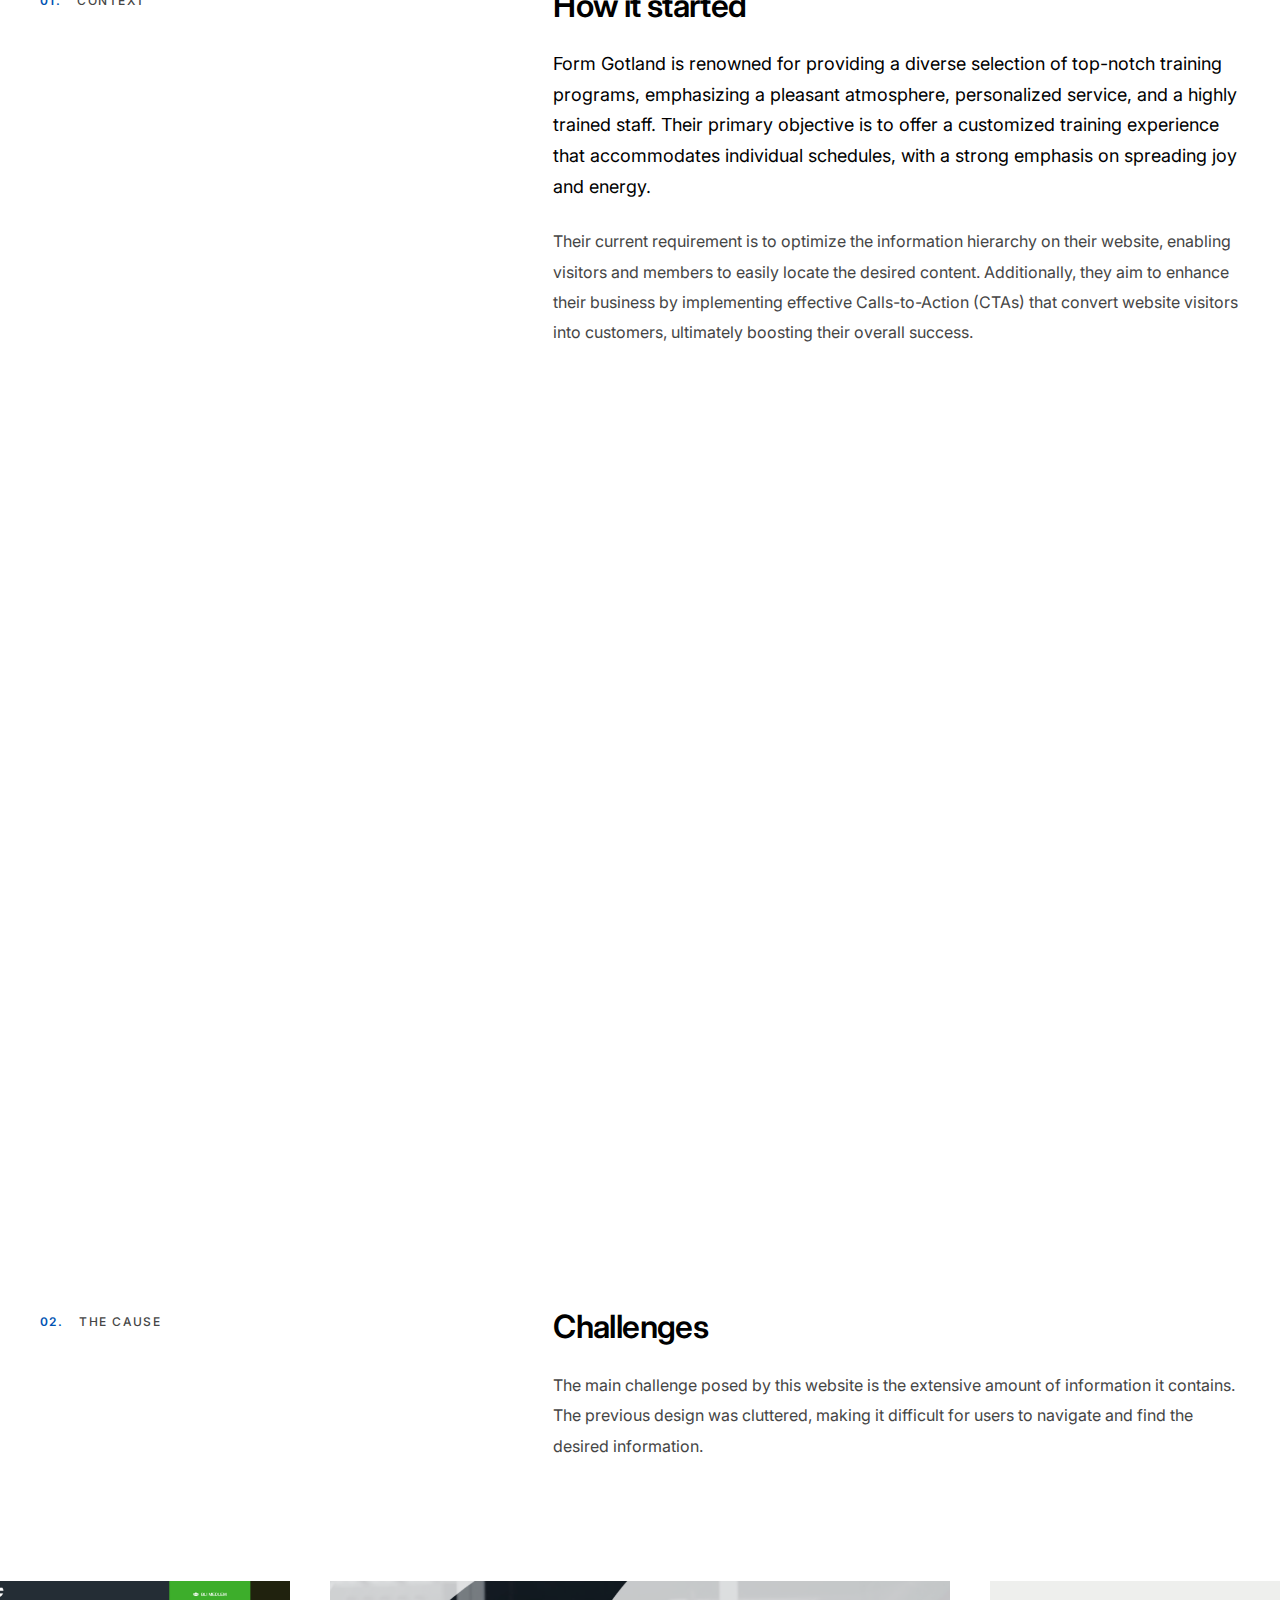
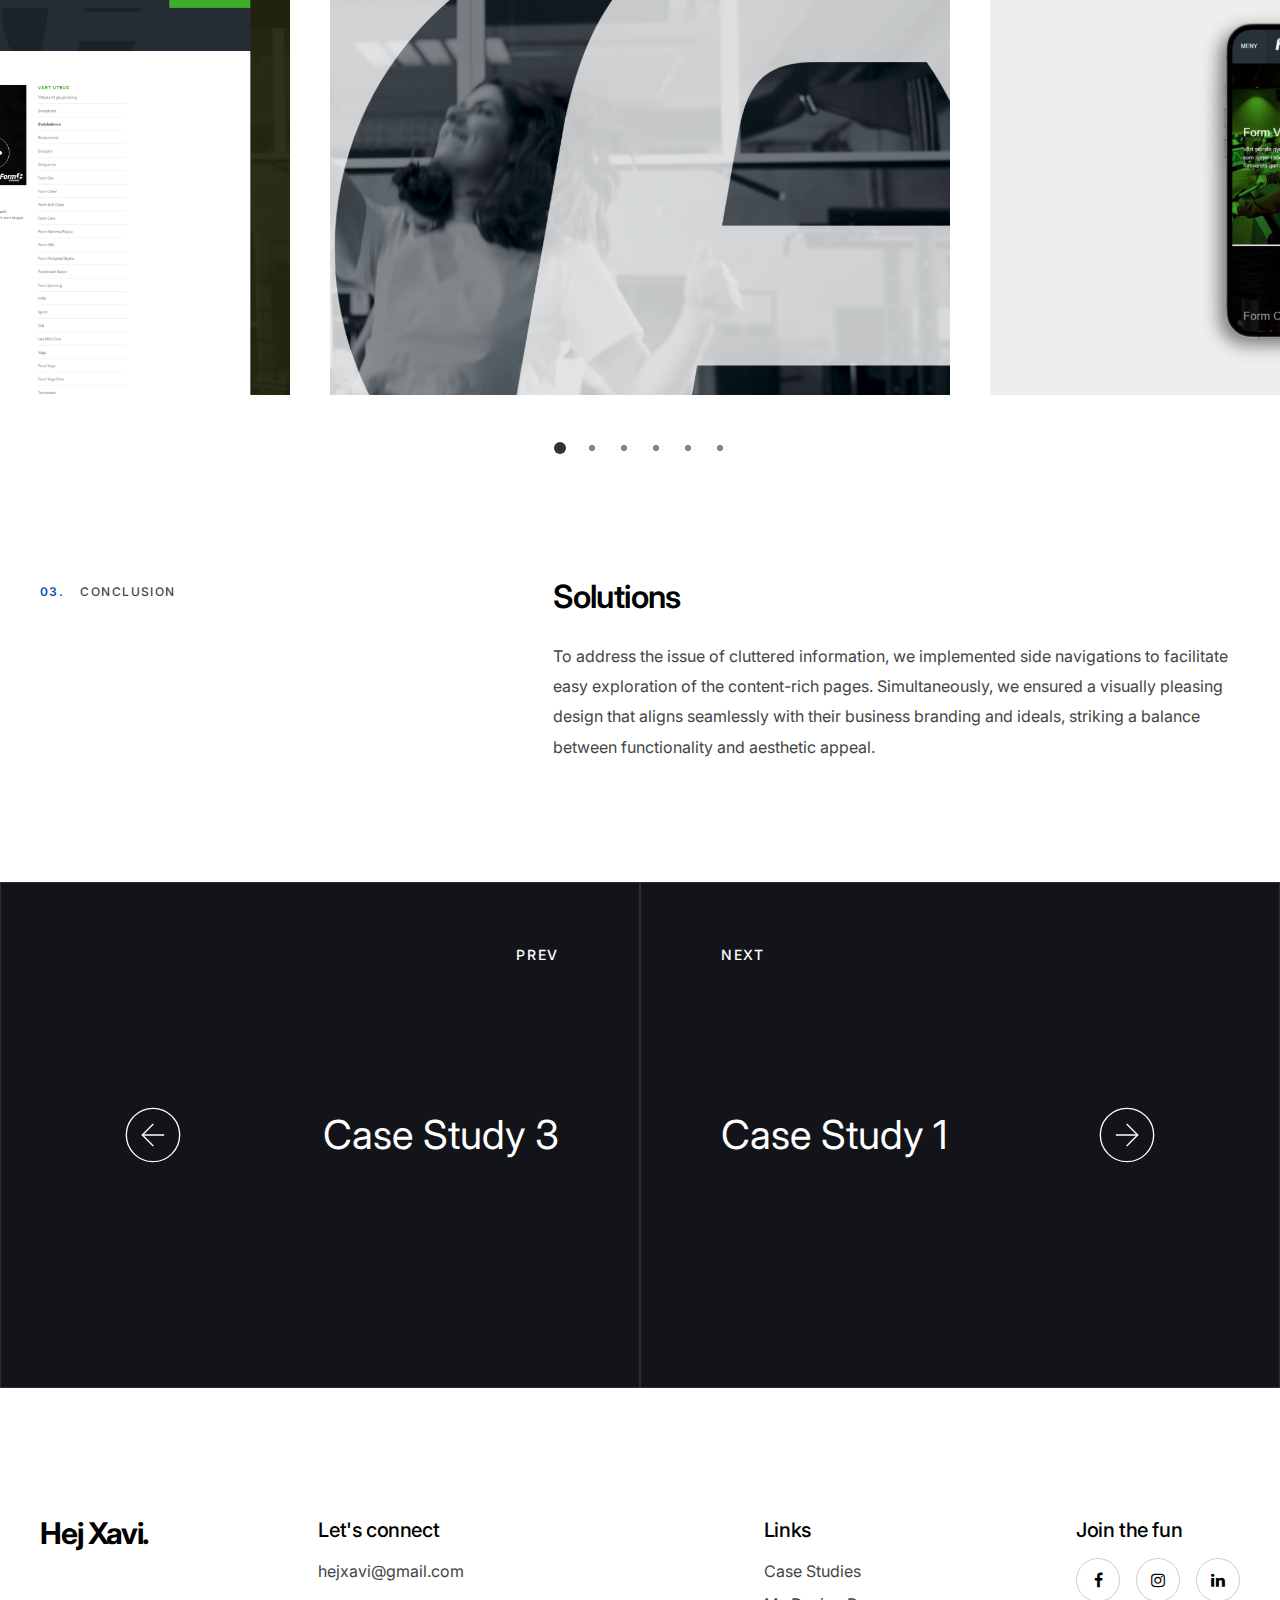
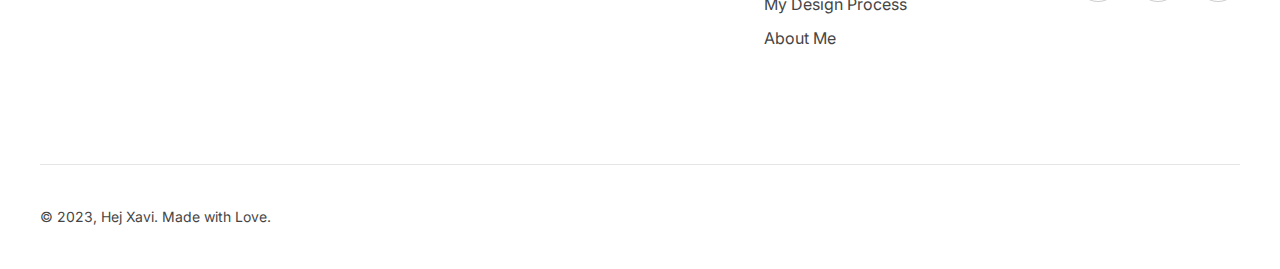
<file: case-study-4.html>
<!DOCTYPE html>
<html lang="en">

<head>

  <!-- Required meta tags -->
  <meta charset="UTF-8">
  <meta name="viewport" content="width=device-width, initial-scale=1">

  <!-- Google fonts -->
  <link href="https://fonts.googleapis.com/css2?family=Oswald:wght@200;300;400;500;600;700&display=swap" rel="stylesheet">
  <link href="https://fonts.googleapis.com/css2?family=Inter:wght@300;400;500;600;700;800;900&display=swap" rel="stylesheet">

  <!-- Stylesheets -->
  <link rel="stylesheet" href="css/vendors.css">
  <link rel="stylesheet" href="css/main.css">

  <!-- Favicon -->
  <link rel="shortcut icon" href="img/favicon/favicon.ico" />
  <meta name="theme-color" content="#ffffff">

  <title>Form Gotland AB</title>
</head>

<body class="preloader-visible" data-barba="wrapper">


  <!-- preloader start -->
  <div class="preloader js-preloader">
    <div class="preloader__bg"></div>

    <div class="preloader__progress">
      <div class="preloader__progress__inner"></div>
    </div>
  </div>
  <!-- preloader end -->





  <!-- barba container start -->
  <div class="barba-container" data-barba="container">

    <!-- to-top-button start -->
    <div data-cursor class="backButton js-backButton">
      <span class="backButton__bg"></span>
      <div class="backButton__icon__wrap">
        <i class="backButton__button js-top-button" data-feather="arrow-up"></i>
      </div>
    </div>
    <!-- to-top-button end -->


  <main class="">


 
      <!-- header start -->
      <header class="header -light -sticky-light js-header">
        <!-- header__bar start -->
        <div class="header__bar">
          <div class="header__logo js-header-logo">
            <a data-barba href="index.html">
              <img class="header__logo__dark js-lazy" data-srcset="img/logo/logo-x1.png 1x, img/logo/logo-x1.png 2x" data-src="img/logo/logo-x1.png" alt="Logo">
            </a>
          </div>

          <div class="header__menu js-header-menu">
            <button type="button" class="nav-button-open js-nav-open">
              <i class="icon" data-feather="menu"></i>
            </button>
          </div>
        </div>
        <!-- header__bar end -->


        <!-- nav start -->
        <nav class="nav js-nav">
          <div class="nav__inner js-nav-inner">
            <div class="nav__bg js-nav-bg"></div>

            <div class="nav__container">
              <div class="nav__header">
                <button type="button" class="nav-button-back js-nav-back">
                  <i class="icon" data-feather="arrow-left-circle"></i>
                </button>

                <button type="button" class="nav-btn-close js-nav-close pointer-events-none">
                  <i class="icon" data-feather="x"></i>
                </button>
              </div>

              <div class="nav__content">
                <div class="nav__content__left">
                  <div class="navList__wrap">
                    <ul class="navList js-navList">

                      <li>
                        <a data-barba href="index.html">
                          Home
                        </a>
                      </li>

                      <li>
                        <a data-barba href="case-studies.html">
                          Case Studies
                        </a>
                      </li>

                      <li>
                        <a data-barba href="my-design-process.html">
                          My Design Process
                        </a>
                      </li>

                      <li>
                        <a data-barba href="about-me.html">
                          About Me
                        </a>
                      </li>

                    </ul>
                  </div>
                </div>

                <div class="nav__content__right">
                  <div class="nav__info">
                    <div class="nav__info__item js-navInfo-item">
                      <h5 class="text-sm tracking-none fw-500">
                        Full-Stack Designer
                      </h5>

                      <div class="nav__info__content text-lg text-white mt-16">
                        <p>
                          Xaviera Anne
                        </p>
                      </div>
                    </div>

                    <div class="nav__info__item js-navInfo-item">
                      <h5 class="text-sm tracking-none fw-500">
                        Socials
                      </h5>

                      <div class="nav__info__content text-lg text-white mt-16">
                        <a href="https://www.linkedin.com/in/xaviera-anne-barra-23a378179/" target="_blank">Linkedin</a>
                        <a href="https://www.instagram.com/travelxavi/" target="_blank">Instagram</a>
                        <a href="https://www.facebook.com/iamxavieraanne/" target="_blank">Facebook</a>
                      </div>
                    </div>

                    <div class="nav__info__item js-navInfo-item">
                      <h5 class="text-sm tracking-none fw-500">
                        Contact Me
                      </h5>

                      <div class="nav__info__content text-lg text-white mt-16">
                        <a href="mailto:hejxavi@gmail.com">hejxavi@gmail.com</a>
                      </div>
                    </div>
                  </div>
                </div>
              </div>
            </div>
          </div>
        </nav>
        <!-- nav end -->
      </header>
      <!-- header end -->


      <!-- section start -->
      <section class="masthead -type-work-1 sm:text-center js-masthead-type-work-1 js-shapes">


        <!-- masthead__content start -->
        <div class="masthead__content">
          <div class="container-fluid">
            <div class="row justify-content-center">
              <div class="col-xl-9 col-sm-10 z-3">
                <div data-split="lines">
                  <p class="masthead__subtitle text-lg sm:text-base mb-32 sm:mb-24 js-subtitle">
                    Case Study 4
                  </p>
                </div>

                <div data-split="lines">
                  <h1 class="masthead__title fw-700 js-title">
                    Form Gotland AB
                  </h1>
                </div>

                <div class="masthead__info__wrap">
                  <div class="row y-gap-32">

                    <div class="col-lg-auto  col-sm-6">
                      <div class="masthead__info">
                        <div data-split="lines" class="masthead__item js-info-item">
                          <h5 class="text-lg leading-sm fw-600">Role</h5>
                          <p class="text-lg leading-sm mt-12 sm:mt-8">Web Designer</p>
                        </div>
                      </div>
                    </div>

                    <div class="col-lg-auto offset-lg-1 col-sm-6">
                      <div class="masthead__info">
                        <div data-split="lines" class="masthead__item js-info-item">
                          <h5 class="text-lg leading-sm fw-600">Service</h5>
                          <p class="text-lg leading-sm mt-12 sm:mt-8">UI/UX, Web Development</p>
                        </div>
                      </div>
                    </div>

                    <div class="col-lg-auto offset-lg-1 col-sm-6">
                      <div class="masthead__info">
                        <div data-split="lines" class="masthead__item js-info-item">
                          <h5 class="text-lg leading-sm fw-600">Website</h5>
                          <a href="https://www.formgotland.se/" target="_blank" class="button d-block fw-500 text-lg leading-sm text-black mt-12 sm:mt-8">
                            www.formgotland.se
                          </a>
                        </div>
                      </div>
                    </div>

                  </div>
                </div>
              </div>
            </div>
          </div>
        </div>
        <!-- masthead__content end -->

        <!-- container start -->
        <div class="container-wide z-5 relative">
          <div data-parallax="0.7" class="h-lg z-5 js-image">
            <div data-parallax-target class="bg-image js-lazy" data-bg="img/case-study-4/2.png"></div>
          </div>
        </div>
        <!-- container end -->
      </section>
      <!-- section end -->


      <!-- section start -->
      <section class="layout-pt-lg layout-pb-lg">
        <!-- container start -->
        <div class="container">
          <!-- row start -->
          <div class="row justify-content-between">

            <div class="col-auto">
              <div class="d-flex text-xs tracking-md pt-4">
                <p class="text-accent fw-600 mr-16">01.</p>
                <p class="uppercase fw-500">Context</p>
              </div>
            </div>


            <div class="col-xl-7 col-lg-8">
              <div class="md:mt-20">
                <h2 class="text-3xl fw-600">
                  How it started
                </h2>
                <p class="text-lg text-black mt-24 sm:mt-16">
                  Form Gotland is renowned for providing a diverse selection of top-notch training programs, emphasizing a pleasant atmosphere, personalized service, and a highly trained staff. Their primary objective is to offer a customized training experience that accommodates individual schedules, with a strong emphasis on spreading joy and energy. 
				 </p>
                <p class="leading-5xl mt-24 sm:mt-16">
				Their current requirement is to optimize the information hierarchy on their website, enabling visitors and members to easily locate the desired content. Additionally, they aim to enhance their business by implementing effective Calls-to-Action (CTAs) that convert website visitors into customers, ultimately boosting their overall success.
                </p>
              </div>
            </div>

          </div>
          <!-- row end -->
        </div>
        <!-- container end -->
      </section>
      <!-- section end -->


      <!-- section start -->
      <div>
        <div data-parallax="0.7" class="h-80vh">
          <div data-parallax-target class="bg-image js-lazy" data-bg="img/case-study-4/cs4.png"></div>
        </div>
      </div>
      <!-- section end -->


      <!-- section start -->
      <section class="layout-pt-lg layout-pb-lg">
        <!-- container start -->
        <div class="container">
          <!-- row start -->
          <div class="row justify-content-between">

            <div class="col-auto">
              <div class="d-flex text-xs tracking-md pt-4">
                <p class="text-accent fw-600 mr-16">02.</p>
                <p class="uppercase fw-500">THE CAUSE</p>
              </div>
            </div>


            <div class="col-xl-7 col-lg-8">
              <div class="md:mt-20">
                <h2 class="text-3xl fw-600">
                  Challenges
                </h2>
                <p class="leading-5xl mt-24 sm:mt-16">
					The main challenge posed by this website is the extensive amount of information it contains. The previous design was cluttered, making it difficult for users to navigate and find the desired information.
				</p>
              </div>
            </div>

          </div>
          <!-- row end -->
        </div>
        <!-- container end -->
      </section>
      <!-- section end -->


      <!-- section start -->
      <div>
        <div class="js-section-slider" data-slider-col="base-2 lg-2 md-1 sm-1" data-gap="40" data-loop data-center data-pagination>
          <div class="swiper-wrapper">

            <div class="swiper-slide slider-slide">
              <div class="ratio ratio-3:2 bg-image swiper-lazy" data-background="img/case-study-4/3.png"></div>
            </div>

            <div class="swiper-slide slider-slide">
              <div class="ratio ratio-3:2 bg-image swiper-lazy" data-background="img/case-study-4/7.png"></div>
            </div>

            <div class="swiper-slide slider-slide">
              <div class="ratio ratio-3:2 bg-image swiper-lazy" data-background="img/case-study-4/6.png"></div>
            </div>

            <div class="swiper-slide slider-slide">
              <div class="ratio ratio-3:2 bg-image swiper-lazy" data-background="img/case-study-4/1.png"></div>
            </div>

            <div class="swiper-slide slider-slide">
              <div class="ratio ratio-3:2 bg-image swiper-lazy" data-background="img/case-study-4/4.png"></div>
            </div>

            <div class="swiper-slide slider-slide">
              <div class="ratio ratio-3:2 bg-image swiper-lazy" data-background="img/case-study-4/form2.png"></div>
            </div>

          </div>

          <div class="pagination -dark pb-4 mt-48 js-pagination"></div>
        </div>
      </div>
      <!-- section end -->


      <!-- section start -->
      <section class="layout-pt-lg layout-pb-lg">
        <div class="container">
          <div class="row justify-content-between">

            <div class="col-auto">
              <div class="d-flex text-xs tracking-md pt-4">
                <p class="text-accent fw-600 mr-16">03.</p>
                <p class="uppercase fw-500">Conclusion</p>
              </div>
            </div>


            <div class="col-xl-7 col-lg-8">
              <div class="md:mt-20">
                <h2 class="text-3xl fw-600">
                  Solutions
                </h2>
                <p class="leading-5xl mt-24 sm:mt-16">
				To address the issue of cluttered information, we implemented side navigations to facilitate easy exploration of the content-rich pages.
				Simultaneously, we ensured a visually pleasing design that aligns seamlessly with their business branding and ideals, striking a balance between functionality and aesthetic appeal.
				</p>
              </div>
            </div>

          </div>
        </div>
      </section>
      <!-- section end -->





      <!-- section start -->
      <section class="projects-nav">
        <!-- row start -->
        <div class="row no-gutters">

          <div class="col-lg-6">
            <a data-barba href="case-study-3.html" class="projects-nav__item -prev bg-dark-1">
              <div class="projects-nav__img">
                <div class="bg-image js-lazy" data-bg="img/case-study-3/colors1.png"></div>
              </div>

              <div class="projects-nav__content">
                <div class="projects-nav__icon">
                  <i class="size-xl str-width-xs text-white" data-feather="arrow-left-circle"></i>
                </div>

                <h3 class="text-4xl fw-400 tracking-none text-white">
                  Case Study 3
                </h3>

                <p class="projects-nav__text -prev text-sm fw-500 text-white tracking-md uppercase">
                  PREV
                </p>
              </div>
            </a>
          </div>


          <div class="col-lg-6">
            <a data-barba href="case-study-1.html" class="projects-nav__item -next bg-dark-1">
              <div class="projects-nav__img">
                <div class="bg-image js-lazy" data-bg="img/starbucks-case-study/p2.png"></div>
              </div>

              <div class="projects-nav__content">
                <h3 class="text-4xl fw-400 tracking-none text-white">
                  Case Study 1
                </h3>

                <div class="projects-nav__icon">
                  <i class="size-xl str-width-xs text-white" data-feather="arrow-right-circle"></i>
                </div>

                <p class="projects-nav__text -next text-sm fw-500 text-white tracking-md uppercase">
                  NEXT
                </p>
              </div>
            </a>
          </div>

        </div>
        <!-- row end -->
      </section>
      <!-- section end -->



  <!-- footer start -->
      <footer class="footer -type-1">
        <!-- container start -->
        <div class="container">

          <div class="footer__top">
            <!-- row start -->
            <div class="row y-gap-48 justify-content-between">
              <div class="col-lg-auto col-sm-12">
                <a href="index.html" class="footer__logo text-black">
                  Hej Xavi.
                </a>
              </div>

              <div class="col-lg-3 col-sm-6">
                <h4 class="text-xl fw-500 text-black">
                  Let's connect
                </h4>

                <div class="footer__content text-base text-dark mt-16 sm:mt-12">
                  <p class="mt-8">hejxavi@gmail.com</p>
                </div>
              </div>

              <div class="col-lg-auto col-sm-4">
                <h4 class="text-xl fw-500 text-black">
                  Links
                </h4>

                <div class="footer__content text-base text-dark mt-16 sm:mt-12">
                  <div><a data-barba href="case-studies.html" class="button -underline">Case Studies</a></div>
                  <div><a data-barba href="my-design-process.html" class="button -underline mt-4">My Design Process</a></div>
                  <div><a data-barba href="about-me.html" class="button -underline mt-4">About Me</a></div>
                </div>
              </div>

              <div class="col-lg-auto col-auto">
                <h4 class="text-xl fw-500 text-black">
                  Join the fun
                </h4>

                <div class="social -bordered mt-16 sm:mt-12">
                  <a class="social__item text-black border-dark" href="https://www.facebook.com/iamxavieraanne" target="_blank">
                    <i class="fa fa-facebook"></i>
                  </a>
                  <a class="social__item text-black border-dark" href="https://www.instagram.com/travelxavi/" target="_blank">
                    <i class="fa fa-instagram"></i>
                  </a>
                  <a class="social__item text-black border-dark" href="https://www.linkedin.com/in/xaviera-anne-barra-23a378179/" target="_blank">
                    <i class="fa fa-linkedin"></i>
                  </a>
                </div>
              </div>
            </div>
            <!-- row end -->
          </div>


          <div class="footer__bottom">
            <!-- row start -->
            <div class="row">
              <div class="col">
                <div class="footer__copyright">
                  <p class="text-dark">
                    © 2023, Hej Xavi. Made with Love.
                  </p>
                </div>
              </div>
            </div>
            <!-- row end -->
          </div>

        </div>
        <!-- container end -->
      </footer>
      <!-- footer end -->


    </main>

  </div>
  <!-- barba container end -->


  <!-- JavaScript -->
  <script src="js/vendors.js"></script>
  <script src="js/main.js"></script>

</body>

</html>
</file>
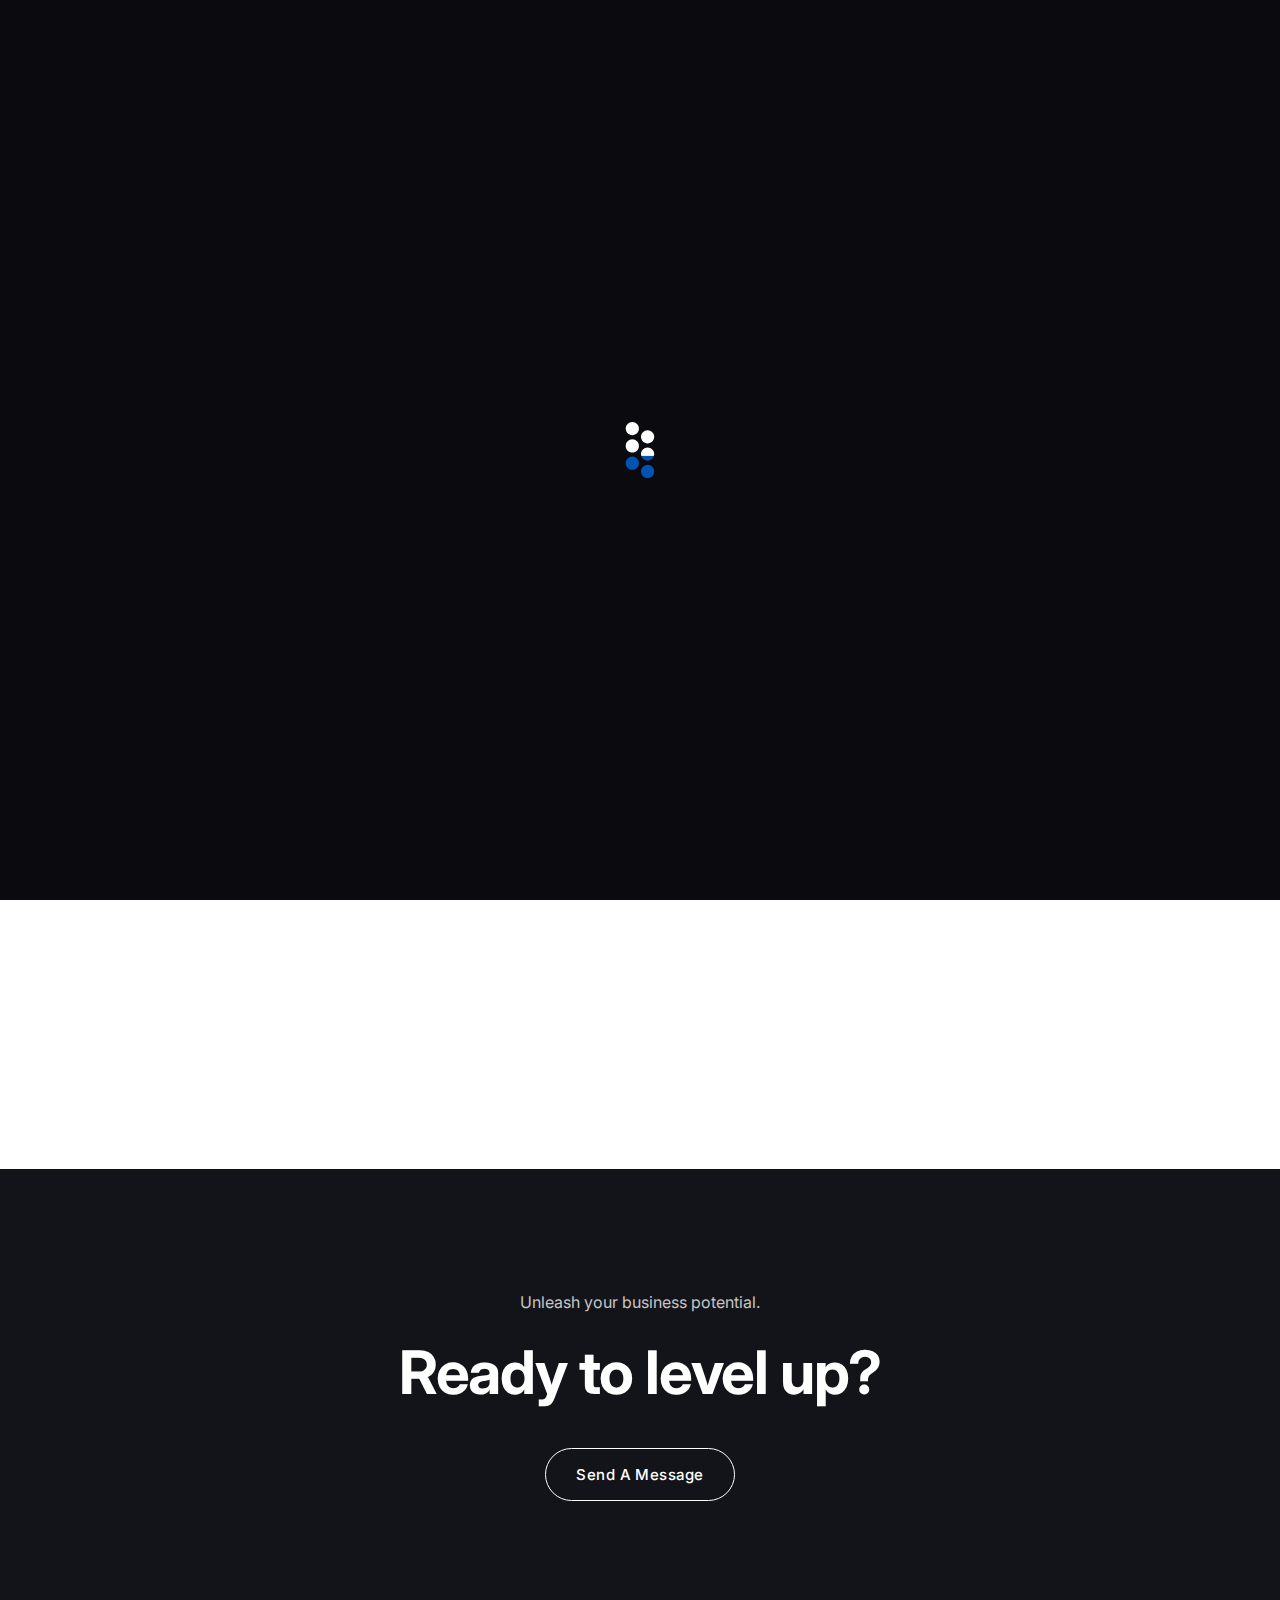
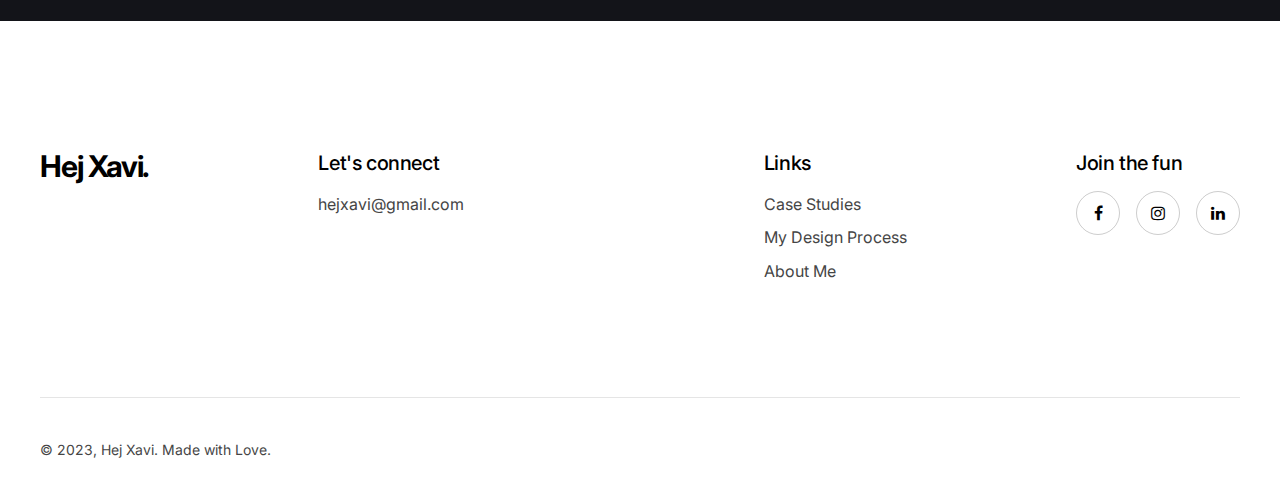
<file: my-design-process.html>
<!DOCTYPE html>
<html lang="en">

<head>

  <!-- Required meta tags -->
  <meta charset="UTF-8">
  <meta name="viewport" content="width=device-width, initial-scale=1">

  <!-- Google fonts -->
  <link href="https://fonts.googleapis.com/css2?family=Oswald:wght@200;300;400;500;600;700&display=swap" rel="stylesheet">
  <link href="https://fonts.googleapis.com/css2?family=Inter:wght@300;400;500;600;700;800;900&display=swap" rel="stylesheet">

  <!-- Stylesheets -->
  <link rel="stylesheet" href="css/vendors.css">
  <link rel="stylesheet" href="css/main.css">

  <!-- Favicon -->
  <link rel="shortcut icon" href="img/favicon/favicon.ico" />
  <meta name="theme-color" content="#ffffff">

  <title>My Design Process</title>
</head>

<body class="preloader-visible" data-barba="wrapper">


  <!-- preloader start -->
  <div class="preloader js-preloader">
    <div class="preloader__bg"></div>

    <div class="preloader__progress">
      <div class="preloader__progress__inner"></div>
    </div>
  </div>
  <!-- preloader end -->


  <!-- cursor start -->
  <div class="cursor js-cursor">
    <div class="cursor__wrapper">
      <div class="cursor__follower js-follower"></div>
      <div class="cursor__label js-label"></div>
      <div class="cursor__icon js-icon"></div>
    </div>
  </div>
  <!-- cursor end -->


  <!-- barba container start -->
  <div class="barba-container" data-barba="container">

    <!-- to-top-button start -->
    <div data-cursor class="backButton js-backButton">
      <span class="backButton__bg"></span>
      <div class="backButton__icon__wrap">
        <i class="backButton__button js-top-button" data-feather="arrow-up"></i>
      </div>
    </div>
    <!-- to-top-button end -->


    <main class="">



      <!-- header start -->
      <header class="header -light -sticky-light js-header">
        <!-- header__bar start -->
        <div class="header__bar">
          <div class="header__logo js-header-logo">
            <a data-barba href="index.html">
              <img class="header__logo__dark js-lazy" data-srcset="img/logo/logo-x1.png 1x, img/logo/logo-x1.png 2x" data-src="img/logo/logo-x1.png" alt="Logo">
            </a>
          </div>

          <div class="header__menu js-header-menu">
            <button type="button" class="nav-button-open js-nav-open">
              <i class="icon" data-feather="menu"></i>
            </button>
          </div>
        </div>
        <!-- header__bar end -->


        <!-- nav start -->
        <nav class="nav js-nav">
          <div class="nav__inner js-nav-inner">
            <div class="nav__bg js-nav-bg"></div>

            <div class="nav__container">
              <div class="nav__header">
                <button type="button" class="nav-button-back js-nav-back">
                  <i class="icon" data-feather="arrow-left-circle"></i>
                </button>

                <button type="button" class="nav-btn-close js-nav-close pointer-events-none">
                  <i class="icon" data-feather="x"></i>
                </button>
              </div>

              <div class="nav__content">
                <div class="nav__content__left">
                  <div class="navList__wrap">
                    <ul class="navList js-navList">

                      <li>
                        <a data-barba href="index.html">
                          Home
                        </a>
                      </li>

                      <li>
                        <a data-barba href="case-studies.html">
                          Case Studies
                        </a>
                      </li>

                      <li>
                        <a data-barba href="my-design-process.html">
                          My Design Process
                        </a>
                      </li>

                      <li>
                        <a data-barba href="about-me.html">
                          About Me
                        </a>
                      </li>

                    </ul>
                  </div>
                </div>

                <div class="nav__content__right">
                  <div class="nav__info">
                    <div class="nav__info__item js-navInfo-item">
                      <h5 class="text-sm tracking-none fw-500">
                        Full-Stack Designer
                      </h5>

                      <div class="nav__info__content text-lg text-white mt-16">
                        <p>
                          Xaviera Anne
                        </p>
                      </div>
                    </div>

                    <div class="nav__info__item js-navInfo-item">
                      <h5 class="text-sm tracking-none fw-500">
                        Socials
                      </h5>

                      <div class="nav__info__content text-lg text-white mt-16">
                        <a href="https://www.linkedin.com/in/xaviera-anne-barra-23a378179/" target="_blank">Linkedin</a>
                        <a href="https://www.instagram.com/travelxavi/" target="_blank">Instagram</a>
                        <a href="https://www.facebook.com/iamxavieraanne/" target="_blank">Facebook</a>
                      </div>
                    </div>

                    <div class="nav__info__item js-navInfo-item">
                      <h5 class="text-sm tracking-none fw-500">
                        Contact Me
                      </h5>

                      <div class="nav__info__content text-lg text-white mt-16">
                        <a href="mailto:hejxavi@gmail.com">hejxavi@email.com</a>
                      </div>
                    </div>
                  </div>
                </div>
              </div>
            </div>
          </div>
        </nav>
        <!-- nav end -->
      </header>
      <!-- header end -->



      <!-- section start -->
      <section data-anim-wrap class="layout-pt-xl layout-pb-lg">
        <div class="container">
          <!-- row start -->
          <div class="row">
            <div class="col-xl-6 col-md-8">
              <div class="sectionHeading -lg">

                <div data-anim-child="slide-up delay-2">
                  <h1 class="sectionHeading__title">
                    My Design Process
                  </h1>
                </div>
              </div>
            </div>
          </div>
          <!-- row end -->

          <!-- row start -->
          <div class="row mt-40 md:mt-24">
            <div class="col-xl-6 col-lg-8 col-md-9">
              <div data-anim-child="slide-up delay-3">
                <p class="text-lg sm:text-base">
                  At the core of my design process lies understanding—the right questions and problems. Balancing the needs of both businesses and people, I carefully consider their perspectives while maintaining focus on addressing the underlying challenges.
                </p>
              </div>
            </div>
          </div>
          <!-- row end -->

          <!-- row start -->
          <div class="row x-gap-60 y-gap-60 layout-pt-md">

            <div class="col-lg-4 col-md-6">
              <div data-anim="slide-up delay-5">
                <div class="d-flex ml-minus-4">
                  <div class="px-20 py-20 bg-white shadow-light rounded-full">
                    <i class="size-md str-width-md text-accent" data-feather="user"></i>
                  </div>
                </div>
                <h3 class="text-2xl fw-500 mt-32">
                  Empathize
                </h3>
                <p class="mt-20">
                  I delve into the mindset of users, businesses, and stakeholders. By putting myself in their shoes, I gain valuable insights that inform the design solutions I create.
                </p>

              </div>
            </div>

            <div class="col-lg-4 col-md-6">
              <div data-anim="slide-up delay-5">
                <div class="d-flex ml-minus-4">
                  <div class="px-20 py-20 bg-white shadow-light rounded-full">
                    <i class="size-md str-width-md text-accent" data-feather="crosshair"></i>
                  </div>
                </div>
                <h3 class="text-2xl fw-500 mt-32">
                  Define
                </h3>
                <p class="mt-20">
                   I carefully distill and articulate the core challenges and project specification to guide the design direction.
                </p>

              </div>
            </div>

            <div class="col-lg-4 col-md-6">
              <div data-anim="slide-up delay-5">
                <div class="d-flex ml-minus-4">
                  <div class="px-20 py-20 bg-white shadow-light rounded-full">
                    <i class="size-md str-width-md text-accent" data-feather="zap"></i>
                  </div>
                </div>
                <h3 class="text-2xl fw-500 mt-32">
                  Ideate
                </h3>
                <p class="mt-20">
                   I brainstorm and explore a wide range of creative solutions to address those challenges.
                </p>

              </div>
            </div>

            <div class="col-lg-4 col-md-6">
              <div data-anim="slide-up delay-5">
                <div class="d-flex ml-minus-4">
                  <div class="px-20 py-20 bg-white shadow-light rounded-full">
                    <i class="size-md str-width-md text-accent" data-feather="box"></i>
                  </div>
                </div>
                <h3 class="text-2xl fw-500 mt-32">
                  Implementation
                </h3>
                <p class="mt-20">
                  This is where I bring the design to life by coding and developing the website, ensuring it aligns with the design vision and project requirements.
                </p>

              </div>
            </div>

            <div class="col-lg-4 col-md-6">
              <div data-anim="slide-up delay-5">
                <div class="d-flex ml-minus-4">
                  <div class="px-20 py-20 bg-white shadow-light rounded-full">
                    <i class="size-md str-width-md text-accent" data-feather="check"></i>
                  </div>
                </div>
                <h3 class="text-2xl fw-500 mt-32">
                  Test
                </h3>
                <p class="mt-20">
					Through user testing and quality assurance checks, I ensure the design meets standards and resolves any identified issues before release.
				</p>

              </div>
            </div>

          </div>
          <!-- row end -->
        </div>
      </section>
      <!-- section end -->


      <!-- section start -->
      <section class="layout-pt-lg layout-pb-lg bg-dark-1">
        <!-- container start -->
        <div class="container">
          <!-- row start -->
          <div class="row justify-content-center text-center">
            <div class="col-lg-8">
              <p class="text-base text-light">
                Unleash your business potential.
              </p>

              <h2 class="text-6xl sm:text-5xl xs:text-4xl fw-700 mt-20 text-white">
                Ready to level up? 
              </h2>

              <a href="mailto:hejxavi@gmail.com" class="button -md -outline-white text-white mt-40 md:mt-32">
                Send a message
              </a>
            </div>
          </div>
          <!-- row end -->
        </div>
        <!-- container end -->
      </section>
      <!-- section end -->


      <!-- footer start -->
      <footer class="footer -type-1">
        <!-- container start -->
        <div class="container">

          <div class="footer__top">
            <!-- row start -->
            <div class="row y-gap-48 justify-content-between">
              <div class="col-lg-auto col-sm-12">
                <a href="index.html" class="footer__logo text-black">
                  Hej Xavi.
                </a>
              </div>

              <div class="col-lg-3 col-sm-6">
                <h4 class="text-xl fw-500 text-black">
                  Let's connect
                </h4>

                <div class="footer__content text-base text-dark mt-16 sm:mt-12">
                  <p class="mt-8">hejxavi@gmail.com</p>
                </div>
              </div>

              <div class="col-lg-auto col-sm-4">
                <h4 class="text-xl fw-500 text-black">
                  Links
                </h4>

                <div class="footer__content text-base text-dark mt-16 sm:mt-12">
                  <div><a data-barba href="case-studies.html" class="button -underline">Case Studies</a></div>
                  <div><a data-barba href="my-design-process.html" class="button -underline mt-4">My Design Process</a></div>
                  <div><a data-barba href="about-me.html" class="button -underline mt-4">About Me</a></div>
                </div>
              </div>

              <div class="col-lg-auto col-auto">
                <h4 class="text-xl fw-500 text-black">
                  Join the fun
                </h4>

                <div class="social -bordered mt-16 sm:mt-12">
                  <a class="social__item text-black border-dark" href="https://www.facebook.com/iamxavieraanne" target="_blank">
                    <i class="fa fa-facebook"></i>
                  </a>
                  <a class="social__item text-black border-dark" href="https://www.instagram.com/travelxavi/" target="_blank">
                    <i class="fa fa-instagram"></i>
                  </a>
                  <a class="social__item text-black border-dark" href="https://www.linkedin.com/in/xaviera-anne-barra-23a378179/" target="_blank">
                    <i class="fa fa-linkedin"></i>
                  </a>
                </div>
              </div>
            </div>
            <!-- row end -->
          </div>


          <div class="footer__bottom">
            <!-- row start -->
            <div class="row">
              <div class="col">
                <div class="footer__copyright">
                  <p class="text-dark">
                    © 2023, Hej Xavi. Made with Love.
                  </p>
                </div>
              </div>
            </div>
            <!-- row end -->
          </div>

        </div>
        <!-- container end -->
      </footer>
      <!-- footer end -->


    </main>

  </div>
  <!-- barba container end -->


  <!-- JavaScript -->
  <script src="js/vendors.js"></script>
  <script src="js/main.js"></script>

</body>

</html>
</file>
<file: css/vendors.css>
*,:after,:before{box-sizing:border-box}html{font-family:sans-serif;line-height:1.15;-webkit-text-size-adjust:100%;-webkit-tap-highlight-color:rgba(0,0,0,0)}article,aside,figcaption,figure,footer,header,hgroup,main,nav,section{display:block}body{margin:0;font-family:-apple-system,BlinkMacSystemFont,Segoe UI,Roboto,Helvetica Neue,Arial,Noto Sans,sans-serif,Apple Color Emoji,Segoe UI Emoji,Segoe UI Symbol,Noto Color Emoji;font-size:1rem;font-weight:400;line-height:1.5;color:#212529;text-align:left;background-color:#fff}[tabindex="-1"]:focus:not(:focus-visible){outline:0!important}hr{box-sizing:content-box;height:0;overflow:visible}h1,h2,h3,h4,h5,h6{margin-top:0;margin-bottom:.5rem}p{margin-top:0;margin-bottom:1rem}abbr[data-original-title],abbr[title]{text-decoration:underline;-webkit-text-decoration:underline dotted;text-decoration:underline dotted;cursor:help;border-bottom:0;-webkit-text-decoration-skip-ink:none;text-decoration-skip-ink:none}address{font-style:normal;line-height:inherit}address,dl,ol,ul{margin-bottom:1rem}dl,ol,ul{margin-top:0}ol ol,ol ul,ul ol,ul ul{margin-bottom:0}dt{font-weight:700}dd{margin-bottom:.5rem;margin-left:0}blockquote{margin:0 0 1rem}b,strong{font-weight:bolder}small{font-size:80%}sub,sup{position:relative;font-size:75%;line-height:0;vertical-align:baseline}sub{bottom:-.25em}sup{top:-.5em}a{color:#007bff;text-decoration:none;background-color:transparent}a:hover{color:#0056b3;text-decoration:underline}a:not([href]),a:not([href]):hover{color:inherit;text-decoration:none}code,kbd,pre,samp{font-family:SFMono-Regular,Menlo,Monaco,Consolas,Liberation Mono,Courier New,monospace;font-size:1em}pre{margin-top:0;margin-bottom:1rem;overflow:auto;-ms-overflow-style:scrollbar}figure{margin:0 0 1rem}img{border-style:none}img,svg{vertical-align:middle}svg{overflow:hidden}table{border-collapse:collapse}caption{padding-top:.75rem;padding-bottom:.75rem;color:#6c757d;text-align:left;caption-side:bottom}th{text-align:inherit}label{display:inline-block;margin-bottom:.5rem}button{border-radius:0}button:focus{outline:1px dotted;outline:5px auto -webkit-focus-ring-color}button,input,optgroup,select,textarea{margin:0;font-family:inherit;font-size:inherit;line-height:inherit}button,input{overflow:visible}button,select{text-transform:none}[role=button]{cursor:pointer}select{word-wrap:normal}[type=button],[type=reset],[type=submit],button{-webkit-appearance:button}[type=button]:not(:disabled),[type=reset]:not(:disabled),[type=submit]:not(:disabled),button:not(:disabled){cursor:pointer}[type=button]::-moz-focus-inner,[type=reset]::-moz-focus-inner,[type=submit]::-moz-focus-inner,button::-moz-focus-inner{padding:0;border-style:none}input[type=checkbox],input[type=radio]{box-sizing:border-box;padding:0}textarea{overflow:auto;resize:vertical}fieldset{min-width:0;padding:0;margin:0;border:0}legend{display:block;width:100%;max-width:100%;padding:0;margin-bottom:.5rem;font-size:1.5rem;line-height:inherit;color:inherit;white-space:normal}progress{vertical-align:baseline}[type=number]::-webkit-inner-spin-button,[type=number]::-webkit-outer-spin-button{height:auto}[type=search]{outline-offset:-2px;-webkit-appearance:none}[type=search]::-webkit-search-decoration{-webkit-appearance:none}::-webkit-file-upload-button{font:inherit;-webkit-appearance:button}output{display:inline-block}summary{display:list-item;cursor:pointer}template{display:none}[hidden]{display:none!important}.container{width:100%;padding-right:16px;padding-left:16px;margin-right:auto;margin-left:auto}@media (min-width:576px){.container{max-width:540px}}@media (min-width:768px){.container{max-width:720px}}@media (min-width:992px){.container{max-width:960px}}@media (min-width:1260px){.container{max-width:1232px}}.container-fluid,.container-lg,.container-md,.container-sm,.container-xl{width:100%;padding-right:16px;padding-left:16px;margin-right:auto;margin-left:auto}@media (min-width:576px){.container,.container-sm{max-width:540px}}@media (min-width:768px){.container,.container-md,.container-sm{max-width:720px}}@media (min-width:992px){.container,.container-lg,.container-md,.container-sm{max-width:960px}}@media (min-width:1260px){.container,.container-lg,.container-md,.container-sm,.container-xl{max-width:1232px}}.row{display:flex;flex-wrap:wrap;margin-right:-16px;margin-left:-16px}.no-gutters{margin-right:0;margin-left:0}.no-gutters>.col,.no-gutters>[class*=col-]{padding-right:0;padding-left:0}.col,.col-1,.col-2,.col-3,.col-4,.col-5,.col-6,.col-7,.col-8,.col-9,.col-10,.col-11,.col-12,.col-auto,.col-lg,.col-lg-1,.col-lg-2,.col-lg-3,.col-lg-4,.col-lg-5,.col-lg-6,.col-lg-7,.col-lg-8,.col-lg-9,.col-lg-10,.col-lg-11,.col-lg-12,.col-lg-auto,.col-md,.col-md-1,.col-md-2,.col-md-3,.col-md-4,.col-md-5,.col-md-6,.col-md-7,.col-md-8,.col-md-9,.col-md-10,.col-md-11,.col-md-12,.col-md-auto,.col-sm,.col-sm-1,.col-sm-2,.col-sm-3,.col-sm-4,.col-sm-5,.col-sm-6,.col-sm-7,.col-sm-8,.col-sm-9,.col-sm-10,.col-sm-11,.col-sm-12,.col-sm-auto,.col-xl,.col-xl-1,.col-xl-2,.col-xl-3,.col-xl-4,.col-xl-5,.col-xl-6,.col-xl-7,.col-xl-8,.col-xl-9,.col-xl-10,.col-xl-11,.col-xl-12,.col-xl-auto{position:relative;width:100%;padding-right:16px;padding-left:16px}.col{flex-basis:0;flex-grow:1;min-width:0;max-width:100%}.row-cols-1>*{flex:0 0 100%;max-width:100%}.row-cols-2>*{flex:0 0 50%;max-width:50%}.row-cols-3>*{flex:0 0 33.33333%;max-width:33.33333%}.row-cols-4>*{flex:0 0 25%;max-width:25%}.row-cols-5>*{flex:0 0 20%;max-width:20%}.row-cols-6>*{flex:0 0 16.66667%;max-width:16.66667%}.col-auto{flex:0 0 auto;width:auto;max-width:100%}.col-1{flex:0 0 8.33333%;max-width:8.33333%}.col-2{flex:0 0 16.66667%;max-width:16.66667%}.col-3{flex:0 0 25%;max-width:25%}.col-4{flex:0 0 33.33333%;max-width:33.33333%}.col-5{flex:0 0 41.66667%;max-width:41.66667%}.col-6{flex:0 0 50%;max-width:50%}.col-7{flex:0 0 58.33333%;max-width:58.33333%}.col-8{flex:0 0 66.66667%;max-width:66.66667%}.col-9{flex:0 0 75%;max-width:75%}.col-10{flex:0 0 83.33333%;max-width:83.33333%}.col-11{flex:0 0 91.66667%;max-width:91.66667%}.col-12{flex:0 0 100%;max-width:100%}.order-first{order:-1}.order-last{order:13}.order-0{order:0}.order-1{order:1}.order-2{order:2}.order-3{order:3}.order-4{order:4}.order-5{order:5}.order-6{order:6}.order-7{order:7}.order-8{order:8}.order-9{order:9}.order-10{order:10}.order-11{order:11}.order-12{order:12}.offset-1{margin-left:8.33333%}.offset-2{margin-left:16.66667%}.offset-3{margin-left:25%}.offset-4{margin-left:33.33333%}.offset-5{margin-left:41.66667%}.offset-6{margin-left:50%}.offset-7{margin-left:58.33333%}.offset-8{margin-left:66.66667%}.offset-9{margin-left:75%}.offset-10{margin-left:83.33333%}.offset-11{margin-left:91.66667%}@media (min-width:576px){.col-sm{flex-basis:0;flex-grow:1;min-width:0;max-width:100%}.row-cols-sm-1>*{flex:0 0 100%;max-width:100%}.row-cols-sm-2>*{flex:0 0 50%;max-width:50%}.row-cols-sm-3>*{flex:0 0 33.33333%;max-width:33.33333%}.row-cols-sm-4>*{flex:0 0 25%;max-width:25%}.row-cols-sm-5>*{flex:0 0 20%;max-width:20%}.row-cols-sm-6>*{flex:0 0 16.66667%;max-width:16.66667%}.col-sm-auto{flex:0 0 auto;width:auto;max-width:100%}.col-sm-1{flex:0 0 8.33333%;max-width:8.33333%}.col-sm-2{flex:0 0 16.66667%;max-width:16.66667%}.col-sm-3{flex:0 0 25%;max-width:25%}.col-sm-4{flex:0 0 33.33333%;max-width:33.33333%}.col-sm-5{flex:0 0 41.66667%;max-width:41.66667%}.col-sm-6{flex:0 0 50%;max-width:50%}.col-sm-7{flex:0 0 58.33333%;max-width:58.33333%}.col-sm-8{flex:0 0 66.66667%;max-width:66.66667%}.col-sm-9{flex:0 0 75%;max-width:75%}.col-sm-10{flex:0 0 83.33333%;max-width:83.33333%}.col-sm-11{flex:0 0 91.66667%;max-width:91.66667%}.col-sm-12{flex:0 0 100%;max-width:100%}.order-sm-first{order:-1}.order-sm-last{order:13}.order-sm-0{order:0}.order-sm-1{order:1}.order-sm-2{order:2}.order-sm-3{order:3}.order-sm-4{order:4}.order-sm-5{order:5}.order-sm-6{order:6}.order-sm-7{order:7}.order-sm-8{order:8}.order-sm-9{order:9}.order-sm-10{order:10}.order-sm-11{order:11}.order-sm-12{order:12}.offset-sm-0{margin-left:0}.offset-sm-1{margin-left:8.33333%}.offset-sm-2{margin-left:16.66667%}.offset-sm-3{margin-left:25%}.offset-sm-4{margin-left:33.33333%}.offset-sm-5{margin-left:41.66667%}.offset-sm-6{margin-left:50%}.offset-sm-7{margin-left:58.33333%}.offset-sm-8{margin-left:66.66667%}.offset-sm-9{margin-left:75%}.offset-sm-10{margin-left:83.33333%}.offset-sm-11{margin-left:91.66667%}}@media (min-width:768px){.col-md{flex-basis:0;flex-grow:1;min-width:0;max-width:100%}.row-cols-md-1>*{flex:0 0 100%;max-width:100%}.row-cols-md-2>*{flex:0 0 50%;max-width:50%}.row-cols-md-3>*{flex:0 0 33.33333%;max-width:33.33333%}.row-cols-md-4>*{flex:0 0 25%;max-width:25%}.row-cols-md-5>*{flex:0 0 20%;max-width:20%}.row-cols-md-6>*{flex:0 0 16.66667%;max-width:16.66667%}.col-md-auto{flex:0 0 auto;width:auto;max-width:100%}.col-md-1{flex:0 0 8.33333%;max-width:8.33333%}.col-md-2{flex:0 0 16.66667%;max-width:16.66667%}.col-md-3{flex:0 0 25%;max-width:25%}.col-md-4{flex:0 0 33.33333%;max-width:33.33333%}.col-md-5{flex:0 0 41.66667%;max-width:41.66667%}.col-md-6{flex:0 0 50%;max-width:50%}.col-md-7{flex:0 0 58.33333%;max-width:58.33333%}.col-md-8{flex:0 0 66.66667%;max-width:66.66667%}.col-md-9{flex:0 0 75%;max-width:75%}.col-md-10{flex:0 0 83.33333%;max-width:83.33333%}.col-md-11{flex:0 0 91.66667%;max-width:91.66667%}.col-md-12{flex:0 0 100%;max-width:100%}.order-md-first{order:-1}.order-md-last{order:13}.order-md-0{order:0}.order-md-1{order:1}.order-md-2{order:2}.order-md-3{order:3}.order-md-4{order:4}.order-md-5{order:5}.order-md-6{order:6}.order-md-7{order:7}.order-md-8{order:8}.order-md-9{order:9}.order-md-10{order:10}.order-md-11{order:11}.order-md-12{order:12}.offset-md-0{margin-left:0}.offset-md-1{margin-left:8.33333%}.offset-md-2{margin-left:16.66667%}.offset-md-3{margin-left:25%}.offset-md-4{margin-left:33.33333%}.offset-md-5{margin-left:41.66667%}.offset-md-6{margin-left:50%}.offset-md-7{margin-left:58.33333%}.offset-md-8{margin-left:66.66667%}.offset-md-9{margin-left:75%}.offset-md-10{margin-left:83.33333%}.offset-md-11{margin-left:91.66667%}}@media (min-width:992px){.col-lg{flex-basis:0;flex-grow:1;min-width:0;max-width:100%}.row-cols-lg-1>*{flex:0 0 100%;max-width:100%}.row-cols-lg-2>*{flex:0 0 50%;max-width:50%}.row-cols-lg-3>*{flex:0 0 33.33333%;max-width:33.33333%}.row-cols-lg-4>*{flex:0 0 25%;max-width:25%}.row-cols-lg-5>*{flex:0 0 20%;max-width:20%}.row-cols-lg-6>*{flex:0 0 16.66667%;max-width:16.66667%}.col-lg-auto{flex:0 0 auto;width:auto;max-width:100%}.col-lg-1{flex:0 0 8.33333%;max-width:8.33333%}.col-lg-2{flex:0 0 16.66667%;max-width:16.66667%}.col-lg-3{flex:0 0 25%;max-width:25%}.col-lg-4{flex:0 0 33.33333%;max-width:33.33333%}.col-lg-5{flex:0 0 41.66667%;max-width:41.66667%}.col-lg-6{flex:0 0 50%;max-width:50%}.col-lg-7{flex:0 0 58.33333%;max-width:58.33333%}.col-lg-8{flex:0 0 66.66667%;max-width:66.66667%}.col-lg-9{flex:0 0 75%;max-width:75%}.col-lg-10{flex:0 0 83.33333%;max-width:83.33333%}.col-lg-11{flex:0 0 91.66667%;max-width:91.66667%}.col-lg-12{flex:0 0 100%;max-width:100%}.order-lg-first{order:-1}.order-lg-last{order:13}.order-lg-0{order:0}.order-lg-1{order:1}.order-lg-2{order:2}.order-lg-3{order:3}.order-lg-4{order:4}.order-lg-5{order:5}.order-lg-6{order:6}.order-lg-7{order:7}.order-lg-8{order:8}.order-lg-9{order:9}.order-lg-10{order:10}.order-lg-11{order:11}.order-lg-12{order:12}.offset-lg-0{margin-left:0}.offset-lg-1{margin-left:8.33333%}.offset-lg-2{margin-left:16.66667%}.offset-lg-3{margin-left:25%}.offset-lg-4{margin-left:33.33333%}.offset-lg-5{margin-left:41.66667%}.offset-lg-6{margin-left:50%}.offset-lg-7{margin-left:58.33333%}.offset-lg-8{margin-left:66.66667%}.offset-lg-9{margin-left:75%}.offset-lg-10{margin-left:83.33333%}.offset-lg-11{margin-left:91.66667%}}@media (min-width:1260px){.col-xl{flex-basis:0;flex-grow:1;min-width:0;max-width:100%}.row-cols-xl-1>*{flex:0 0 100%;max-width:100%}.row-cols-xl-2>*{flex:0 0 50%;max-width:50%}.row-cols-xl-3>*{flex:0 0 33.33333%;max-width:33.33333%}.row-cols-xl-4>*{flex:0 0 25%;max-width:25%}.row-cols-xl-5>*{flex:0 0 20%;max-width:20%}.row-cols-xl-6>*{flex:0 0 16.66667%;max-width:16.66667%}.col-xl-auto{flex:0 0 auto;width:auto;max-width:100%}.col-xl-1{flex:0 0 8.33333%;max-width:8.33333%}.col-xl-2{flex:0 0 16.66667%;max-width:16.66667%}.col-xl-3{flex:0 0 25%;max-width:25%}.col-xl-4{flex:0 0 33.33333%;max-width:33.33333%}.col-xl-5{flex:0 0 41.66667%;max-width:41.66667%}.col-xl-6{flex:0 0 50%;max-width:50%}.col-xl-7{flex:0 0 58.33333%;max-width:58.33333%}.col-xl-8{flex:0 0 66.66667%;max-width:66.66667%}.col-xl-9{flex:0 0 75%;max-width:75%}.col-xl-10{flex:0 0 83.33333%;max-width:83.33333%}.col-xl-11{flex:0 0 91.66667%;max-width:91.66667%}.col-xl-12{flex:0 0 100%;max-width:100%}.order-xl-first{order:-1}.order-xl-last{order:13}.order-xl-0{order:0}.order-xl-1{order:1}.order-xl-2{order:2}.order-xl-3{order:3}.order-xl-4{order:4}.order-xl-5{order:5}.order-xl-6{order:6}.order-xl-7{order:7}.order-xl-8{order:8}.order-xl-9{order:9}.order-xl-10{order:10}.order-xl-11{order:11}.order-xl-12{order:12}.offset-xl-0{margin-left:0}.offset-xl-1{margin-left:8.33333%}.offset-xl-2{margin-left:16.66667%}.offset-xl-3{margin-left:25%}.offset-xl-4{margin-left:33.33333%}.offset-xl-5{margin-left:41.66667%}.offset-xl-6{margin-left:50%}.offset-xl-7{margin-left:58.33333%}.offset-xl-8{margin-left:66.66667%}.offset-xl-9{margin-left:75%}.offset-xl-10{margin-left:83.33333%}.offset-xl-11{margin-left:91.66667%}}
/*!
 *  Font Awesome 4.7.0 by @davegandy - http://fontawesome.io - @fontawesome
 *  License - http://fontawesome.io/license (Font: SIL OFL 1.1, CSS: MIT License)
 */@font-face{font-family:'FontAwesome';src:url('../fonts/fontawesome-webfont.eot?v=4.7.0');src:url('../fonts/fontawesome-webfont.eot?#iefix&v=4.7.0') format('embedded-opentype'),url('../fonts/fontawesome-webfont.woff2?v=4.7.0') format('woff2'),url('../fonts/fontawesome-webfont.woff?v=4.7.0') format('woff'),url('../fonts/fontawesome-webfont.ttf?v=4.7.0') format('truetype'),url('../fonts/fontawesome-webfont.svg?v=4.7.0#fontawesomeregular') format('svg');font-weight:normal;font-style:normal}.fa{display:inline-block;font:normal normal normal 14px/1 FontAwesome;font-size:inherit;text-rendering:auto;-webkit-font-smoothing:antialiased;-moz-osx-font-smoothing:grayscale}.fa-lg{font-size:1.33333333em;line-height:.75em;vertical-align:-15%}.fa-2x{font-size:2em}.fa-3x{font-size:3em}.fa-4x{font-size:4em}.fa-5x{font-size:5em}.fa-fw{width:1.28571429em;text-align:center}.fa-ul{padding-left:0;margin-left:2.14285714em;list-style-type:none}.fa-ul>li{position:relative}.fa-li{position:absolute;left:-2.14285714em;width:2.14285714em;top:.14285714em;text-align:center}.fa-li.fa-lg{left:-1.85714286em}.fa-border{padding:.2em .25em .15em;border:solid .08em #eee;border-radius:.1em}.fa-pull-left{float:left}.fa-pull-right{float:right}.fa.fa-pull-left{margin-right:.3em}.fa.fa-pull-right{margin-left:.3em}.pull-right{float:right}.pull-left{float:left}.fa.pull-left{margin-right:.3em}.fa.pull-right{margin-left:.3em}.fa-spin{-webkit-animation:fa-spin 2s infinite linear;animation:fa-spin 2s infinite linear}.fa-pulse{-webkit-animation:fa-spin 1s infinite steps(8);animation:fa-spin 1s infinite steps(8)}@-webkit-keyframes fa-spin{0%{-webkit-transform:rotate(0deg);transform:rotate(0deg)}100%{-webkit-transform:rotate(359deg);transform:rotate(359deg)}}@keyframes fa-spin{0%{-webkit-transform:rotate(0deg);transform:rotate(0deg)}100%{-webkit-transform:rotate(359deg);transform:rotate(359deg)}}.fa-rotate-90{-ms-filter:"progid:DXImageTransform.Microsoft.BasicImage(rotation=1)";-webkit-transform:rotate(90deg);-ms-transform:rotate(90deg);transform:rotate(90deg)}.fa-rotate-180{-ms-filter:"progid:DXImageTransform.Microsoft.BasicImage(rotation=2)";-webkit-transform:rotate(180deg);-ms-transform:rotate(180deg);transform:rotate(180deg)}.fa-rotate-270{-ms-filter:"progid:DXImageTransform.Microsoft.BasicImage(rotation=3)";-webkit-transform:rotate(270deg);-ms-transform:rotate(270deg);transform:rotate(270deg)}.fa-flip-horizontal{-ms-filter:"progid:DXImageTransform.Microsoft.BasicImage(rotation=0, mirror=1)";-webkit-transform:scale(-1, 1);-ms-transform:scale(-1, 1);transform:scale(-1, 1)}.fa-flip-vertical{-ms-filter:"progid:DXImageTransform.Microsoft.BasicImage(rotation=2, mirror=1)";-webkit-transform:scale(1, -1);-ms-transform:scale(1, -1);transform:scale(1, -1)}:root .fa-rotate-90,:root .fa-rotate-180,:root .fa-rotate-270,:root .fa-flip-horizontal,:root .fa-flip-vertical{filter:none}.fa-stack{position:relative;display:inline-block;width:2em;height:2em;line-height:2em;vertical-align:middle}.fa-stack-1x,.fa-stack-2x{position:absolute;left:0;width:100%;text-align:center}.fa-stack-1x{line-height:inherit}.fa-stack-2x{font-size:2em}.fa-inverse{color:#fff}.fa-glass:before{content:"\f000"}.fa-music:before{content:"\f001"}.fa-search:before{content:"\f002"}.fa-envelope-o:before{content:"\f003"}.fa-heart:before{content:"\f004"}.fa-star:before{content:"\f005"}.fa-star-o:before{content:"\f006"}.fa-user:before{content:"\f007"}.fa-film:before{content:"\f008"}.fa-th-large:before{content:"\f009"}.fa-th:before{content:"\f00a"}.fa-th-list:before{content:"\f00b"}.fa-check:before{content:"\f00c"}.fa-remove:before,.fa-close:before,.fa-times:before{content:"\f00d"}.fa-search-plus:before{content:"\f00e"}.fa-search-minus:before{content:"\f010"}.fa-power-off:before{content:"\f011"}.fa-signal:before{content:"\f012"}.fa-gear:before,.fa-cog:before{content:"\f013"}.fa-trash-o:before{content:"\f014"}.fa-home:before{content:"\f015"}.fa-file-o:before{content:"\f016"}.fa-clock-o:before{content:"\f017"}.fa-road:before{content:"\f018"}.fa-download:before{content:"\f019"}.fa-arrow-circle-o-down:before{content:"\f01a"}.fa-arrow-circle-o-up:before{content:"\f01b"}.fa-inbox:before{content:"\f01c"}.fa-play-circle-o:before{content:"\f01d"}.fa-rotate-right:before,.fa-repeat:before{content:"\f01e"}.fa-refresh:before{content:"\f021"}.fa-list-alt:before{content:"\f022"}.fa-lock:before{content:"\f023"}.fa-flag:before{content:"\f024"}.fa-headphones:before{content:"\f025"}.fa-volume-off:before{content:"\f026"}.fa-volume-down:before{content:"\f027"}.fa-volume-up:before{content:"\f028"}.fa-qrcode:before{content:"\f029"}.fa-barcode:before{content:"\f02a"}.fa-tag:before{content:"\f02b"}.fa-tags:before{content:"\f02c"}.fa-book:before{content:"\f02d"}.fa-bookmark:before{content:"\f02e"}.fa-print:before{content:"\f02f"}.fa-camera:before{content:"\f030"}.fa-font:before{content:"\f031"}.fa-bold:before{content:"\f032"}.fa-italic:before{content:"\f033"}.fa-text-height:before{content:"\f034"}.fa-text-width:before{content:"\f035"}.fa-align-left:before{content:"\f036"}.fa-align-center:before{content:"\f037"}.fa-align-right:before{content:"\f038"}.fa-align-justify:before{content:"\f039"}.fa-list:before{content:"\f03a"}.fa-dedent:before,.fa-outdent:before{content:"\f03b"}.fa-indent:before{content:"\f03c"}.fa-video-camera:before{content:"\f03d"}.fa-photo:before,.fa-image:before,.fa-picture-o:before{content:"\f03e"}.fa-pencil:before{content:"\f040"}.fa-map-marker:before{content:"\f041"}.fa-adjust:before{content:"\f042"}.fa-tint:before{content:"\f043"}.fa-edit:before,.fa-pencil-square-o:before{content:"\f044"}.fa-share-square-o:before{content:"\f045"}.fa-check-square-o:before{content:"\f046"}.fa-arrows:before{content:"\f047"}.fa-step-backward:before{content:"\f048"}.fa-fast-backward:before{content:"\f049"}.fa-backward:before{content:"\f04a"}.fa-play:before{content:"\f04b"}.fa-pause:before{content:"\f04c"}.fa-stop:before{content:"\f04d"}.fa-forward:before{content:"\f04e"}.fa-fast-forward:before{content:"\f050"}.fa-step-forward:before{content:"\f051"}.fa-eject:before{content:"\f052"}.fa-chevron-left:before{content:"\f053"}.fa-chevron-right:before{content:"\f054"}.fa-plus-circle:before{content:"\f055"}.fa-minus-circle:before{content:"\f056"}.fa-times-circle:before{content:"\f057"}.fa-check-circle:before{content:"\f058"}.fa-question-circle:before{content:"\f059"}.fa-info-circle:before{content:"\f05a"}.fa-crosshairs:before{content:"\f05b"}.fa-times-circle-o:before{content:"\f05c"}.fa-check-circle-o:before{content:"\f05d"}.fa-ban:before{content:"\f05e"}.fa-arrow-left:before{content:"\f060"}.fa-arrow-right:before{content:"\f061"}.fa-arrow-up:before{content:"\f062"}.fa-arrow-down:before{content:"\f063"}.fa-mail-forward:before,.fa-share:before{content:"\f064"}.fa-expand:before{content:"\f065"}.fa-compress:before{content:"\f066"}.fa-plus:before{content:"\f067"}.fa-minus:before{content:"\f068"}.fa-asterisk:before{content:"\f069"}.fa-exclamation-circle:before{content:"\f06a"}.fa-gift:before{content:"\f06b"}.fa-leaf:before{content:"\f06c"}.fa-fire:before{content:"\f06d"}.fa-eye:before{content:"\f06e"}.fa-eye-slash:before{content:"\f070"}.fa-warning:before,.fa-exclamation-triangle:before{content:"\f071"}.fa-plane:before{content:"\f072"}.fa-calendar:before{content:"\f073"}.fa-random:before{content:"\f074"}.fa-comment:before{content:"\f075"}.fa-magnet:before{content:"\f076"}.fa-chevron-up:before{content:"\f077"}.fa-chevron-down:before{content:"\f078"}.fa-retweet:before{content:"\f079"}.fa-shopping-cart:before{content:"\f07a"}.fa-folder:before{content:"\f07b"}.fa-folder-open:before{content:"\f07c"}.fa-arrows-v:before{content:"\f07d"}.fa-arrows-h:before{content:"\f07e"}.fa-bar-chart-o:before,.fa-bar-chart:before{content:"\f080"}.fa-twitter-square:before{content:"\f081"}.fa-facebook-square:before{content:"\f082"}.fa-camera-retro:before{content:"\f083"}.fa-key:before{content:"\f084"}.fa-gears:before,.fa-cogs:before{content:"\f085"}.fa-comments:before{content:"\f086"}.fa-thumbs-o-up:before{content:"\f087"}.fa-thumbs-o-down:before{content:"\f088"}.fa-star-half:before{content:"\f089"}.fa-heart-o:before{content:"\f08a"}.fa-sign-out:before{content:"\f08b"}.fa-linkedin-square:before{content:"\f08c"}.fa-thumb-tack:before{content:"\f08d"}.fa-external-link:before{content:"\f08e"}.fa-sign-in:before{content:"\f090"}.fa-trophy:before{content:"\f091"}.fa-github-square:before{content:"\f092"}.fa-upload:before{content:"\f093"}.fa-lemon-o:before{content:"\f094"}.fa-phone:before{content:"\f095"}.fa-square-o:before{content:"\f096"}.fa-bookmark-o:before{content:"\f097"}.fa-phone-square:before{content:"\f098"}.fa-twitter:before{content:"\f099"}.fa-facebook-f:before,.fa-facebook:before{content:"\f09a"}.fa-github:before{content:"\f09b"}.fa-unlock:before{content:"\f09c"}.fa-credit-card:before{content:"\f09d"}.fa-feed:before,.fa-rss:before{content:"\f09e"}.fa-hdd-o:before{content:"\f0a0"}.fa-bullhorn:before{content:"\f0a1"}.fa-bell:before{content:"\f0f3"}.fa-certificate:before{content:"\f0a3"}.fa-hand-o-right:before{content:"\f0a4"}.fa-hand-o-left:before{content:"\f0a5"}.fa-hand-o-up:before{content:"\f0a6"}.fa-hand-o-down:before{content:"\f0a7"}.fa-arrow-circle-left:before{content:"\f0a8"}.fa-arrow-circle-right:before{content:"\f0a9"}.fa-arrow-circle-up:before{content:"\f0aa"}.fa-arrow-circle-down:before{content:"\f0ab"}.fa-globe:before{content:"\f0ac"}.fa-wrench:before{content:"\f0ad"}.fa-tasks:before{content:"\f0ae"}.fa-filter:before{content:"\f0b0"}.fa-briefcase:before{content:"\f0b1"}.fa-arrows-alt:before{content:"\f0b2"}.fa-group:before,.fa-users:before{content:"\f0c0"}.fa-chain:before,.fa-link:before{content:"\f0c1"}.fa-cloud:before{content:"\f0c2"}.fa-flask:before{content:"\f0c3"}.fa-cut:before,.fa-scissors:before{content:"\f0c4"}.fa-copy:before,.fa-files-o:before{content:"\f0c5"}.fa-paperclip:before{content:"\f0c6"}.fa-save:before,.fa-floppy-o:before{content:"\f0c7"}.fa-square:before{content:"\f0c8"}.fa-navicon:before,.fa-reorder:before,.fa-bars:before{content:"\f0c9"}.fa-list-ul:before{content:"\f0ca"}.fa-list-ol:before{content:"\f0cb"}.fa-strikethrough:before{content:"\f0cc"}.fa-underline:before{content:"\f0cd"}.fa-table:before{content:"\f0ce"}.fa-magic:before{content:"\f0d0"}.fa-truck:before{content:"\f0d1"}.fa-pinterest:before{content:"\f0d2"}.fa-pinterest-square:before{content:"\f0d3"}.fa-google-plus-square:before{content:"\f0d4"}.fa-google-plus:before{content:"\f0d5"}.fa-money:before{content:"\f0d6"}.fa-caret-down:before{content:"\f0d7"}.fa-caret-up:before{content:"\f0d8"}.fa-caret-left:before{content:"\f0d9"}.fa-caret-right:before{content:"\f0da"}.fa-columns:before{content:"\f0db"}.fa-unsorted:before,.fa-sort:before{content:"\f0dc"}.fa-sort-down:before,.fa-sort-desc:before{content:"\f0dd"}.fa-sort-up:before,.fa-sort-asc:before{content:"\f0de"}.fa-envelope:before{content:"\f0e0"}.fa-linkedin:before{content:"\f0e1"}.fa-rotate-left:before,.fa-undo:before{content:"\f0e2"}.fa-legal:before,.fa-gavel:before{content:"\f0e3"}.fa-dashboard:before,.fa-tachometer:before{content:"\f0e4"}.fa-comment-o:before{content:"\f0e5"}.fa-comments-o:before{content:"\f0e6"}.fa-flash:before,.fa-bolt:before{content:"\f0e7"}.fa-sitemap:before{content:"\f0e8"}.fa-umbrella:before{content:"\f0e9"}.fa-paste:before,.fa-clipboard:before{content:"\f0ea"}.fa-lightbulb-o:before{content:"\f0eb"}.fa-exchange:before{content:"\f0ec"}.fa-cloud-download:before{content:"\f0ed"}.fa-cloud-upload:before{content:"\f0ee"}.fa-user-md:before{content:"\f0f0"}.fa-stethoscope:before{content:"\f0f1"}.fa-suitcase:before{content:"\f0f2"}.fa-bell-o:before{content:"\f0a2"}.fa-coffee:before{content:"\f0f4"}.fa-cutlery:before{content:"\f0f5"}.fa-file-text-o:before{content:"\f0f6"}.fa-building-o:before{content:"\f0f7"}.fa-hospital-o:before{content:"\f0f8"}.fa-ambulance:before{content:"\f0f9"}.fa-medkit:before{content:"\f0fa"}.fa-fighter-jet:before{content:"\f0fb"}.fa-beer:before{content:"\f0fc"}.fa-h-square:before{content:"\f0fd"}.fa-plus-square:before{content:"\f0fe"}.fa-angle-double-left:before{content:"\f100"}.fa-angle-double-right:before{content:"\f101"}.fa-angle-double-up:before{content:"\f102"}.fa-angle-double-down:before{content:"\f103"}.fa-angle-left:before{content:"\f104"}.fa-angle-right:before{content:"\f105"}.fa-angle-up:before{content:"\f106"}.fa-angle-down:before{content:"\f107"}.fa-desktop:before{content:"\f108"}.fa-laptop:before{content:"\f109"}.fa-tablet:before{content:"\f10a"}.fa-mobile-phone:before,.fa-mobile:before{content:"\f10b"}.fa-circle-o:before{content:"\f10c"}.fa-quote-left:before{content:"\f10d"}.fa-quote-right:before{content:"\f10e"}.fa-spinner:before{content:"\f110"}.fa-circle:before{content:"\f111"}.fa-mail-reply:before,.fa-reply:before{content:"\f112"}.fa-github-alt:before{content:"\f113"}.fa-folder-o:before{content:"\f114"}.fa-folder-open-o:before{content:"\f115"}.fa-smile-o:before{content:"\f118"}.fa-frown-o:before{content:"\f119"}.fa-meh-o:before{content:"\f11a"}.fa-gamepad:before{content:"\f11b"}.fa-keyboard-o:before{content:"\f11c"}.fa-flag-o:before{content:"\f11d"}.fa-flag-checkered:before{content:"\f11e"}.fa-terminal:before{content:"\f120"}.fa-code:before{content:"\f121"}.fa-mail-reply-all:before,.fa-reply-all:before{content:"\f122"}.fa-star-half-empty:before,.fa-star-half-full:before,.fa-star-half-o:before{content:"\f123"}.fa-location-arrow:before{content:"\f124"}.fa-crop:before{content:"\f125"}.fa-code-fork:before{content:"\f126"}.fa-unlink:before,.fa-chain-broken:before{content:"\f127"}.fa-question:before{content:"\f128"}.fa-info:before{content:"\f129"}.fa-exclamation:before{content:"\f12a"}.fa-superscript:before{content:"\f12b"}.fa-subscript:before{content:"\f12c"}.fa-eraser:before{content:"\f12d"}.fa-puzzle-piece:before{content:"\f12e"}.fa-microphone:before{content:"\f130"}.fa-microphone-slash:before{content:"\f131"}.fa-shield:before{content:"\f132"}.fa-calendar-o:before{content:"\f133"}.fa-fire-extinguisher:before{content:"\f134"}.fa-rocket:before{content:"\f135"}.fa-maxcdn:before{content:"\f136"}.fa-chevron-circle-left:before{content:"\f137"}.fa-chevron-circle-right:before{content:"\f138"}.fa-chevron-circle-up:before{content:"\f139"}.fa-chevron-circle-down:before{content:"\f13a"}.fa-html5:before{content:"\f13b"}.fa-css3:before{content:"\f13c"}.fa-anchor:before{content:"\f13d"}.fa-unlock-alt:before{content:"\f13e"}.fa-bullseye:before{content:"\f140"}.fa-ellipsis-h:before{content:"\f141"}.fa-ellipsis-v:before{content:"\f142"}.fa-rss-square:before{content:"\f143"}.fa-play-circle:before{content:"\f144"}.fa-ticket:before{content:"\f145"}.fa-minus-square:before{content:"\f146"}.fa-minus-square-o:before{content:"\f147"}.fa-level-up:before{content:"\f148"}.fa-level-down:before{content:"\f149"}.fa-check-square:before{content:"\f14a"}.fa-pencil-square:before{content:"\f14b"}.fa-external-link-square:before{content:"\f14c"}.fa-share-square:before{content:"\f14d"}.fa-compass:before{content:"\f14e"}.fa-toggle-down:before,.fa-caret-square-o-down:before{content:"\f150"}.fa-toggle-up:before,.fa-caret-square-o-up:before{content:"\f151"}.fa-toggle-right:before,.fa-caret-square-o-right:before{content:"\f152"}.fa-euro:before,.fa-eur:before{content:"\f153"}.fa-gbp:before{content:"\f154"}.fa-dollar:before,.fa-usd:before{content:"\f155"}.fa-rupee:before,.fa-inr:before{content:"\f156"}.fa-cny:before,.fa-rmb:before,.fa-yen:before,.fa-jpy:before{content:"\f157"}.fa-ruble:before,.fa-rouble:before,.fa-rub:before{content:"\f158"}.fa-won:before,.fa-krw:before{content:"\f159"}.fa-bitcoin:before,.fa-btc:before{content:"\f15a"}.fa-file:before{content:"\f15b"}.fa-file-text:before{content:"\f15c"}.fa-sort-alpha-asc:before{content:"\f15d"}.fa-sort-alpha-desc:before{content:"\f15e"}.fa-sort-amount-asc:before{content:"\f160"}.fa-sort-amount-desc:before{content:"\f161"}.fa-sort-numeric-asc:before{content:"\f162"}.fa-sort-numeric-desc:before{content:"\f163"}.fa-thumbs-up:before{content:"\f164"}.fa-thumbs-down:before{content:"\f165"}.fa-youtube-square:before{content:"\f166"}.fa-youtube:before{content:"\f167"}.fa-xing:before{content:"\f168"}.fa-xing-square:before{content:"\f169"}.fa-youtube-play:before{content:"\f16a"}.fa-dropbox:before{content:"\f16b"}.fa-stack-overflow:before{content:"\f16c"}.fa-instagram:before{content:"\f16d"}.fa-flickr:before{content:"\f16e"}.fa-adn:before{content:"\f170"}.fa-bitbucket:before{content:"\f171"}.fa-bitbucket-square:before{content:"\f172"}.fa-tumblr:before{content:"\f173"}.fa-tumblr-square:before{content:"\f174"}.fa-long-arrow-down:before{content:"\f175"}.fa-long-arrow-up:before{content:"\f176"}.fa-long-arrow-left:before{content:"\f177"}.fa-long-arrow-right:before{content:"\f178"}.fa-apple:before{content:"\f179"}.fa-windows:before{content:"\f17a"}.fa-android:before{content:"\f17b"}.fa-linux:before{content:"\f17c"}.fa-dribbble:before{content:"\f17d"}.fa-skype:before{content:"\f17e"}.fa-foursquare:before{content:"\f180"}.fa-trello:before{content:"\f181"}.fa-female:before{content:"\f182"}.fa-male:before{content:"\f183"}.fa-gittip:before,.fa-gratipay:before{content:"\f184"}.fa-sun-o:before{content:"\f185"}.fa-moon-o:before{content:"\f186"}.fa-archive:before{content:"\f187"}.fa-bug:before{content:"\f188"}.fa-vk:before{content:"\f189"}.fa-weibo:before{content:"\f18a"}.fa-renren:before{content:"\f18b"}.fa-pagelines:before{content:"\f18c"}.fa-stack-exchange:before{content:"\f18d"}.fa-arrow-circle-o-right:before{content:"\f18e"}.fa-arrow-circle-o-left:before{content:"\f190"}.fa-toggle-left:before,.fa-caret-square-o-left:before{content:"\f191"}.fa-dot-circle-o:before{content:"\f192"}.fa-wheelchair:before{content:"\f193"}.fa-vimeo-square:before{content:"\f194"}.fa-turkish-lira:before,.fa-try:before{content:"\f195"}.fa-plus-square-o:before{content:"\f196"}.fa-space-shuttle:before{content:"\f197"}.fa-slack:before{content:"\f198"}.fa-envelope-square:before{content:"\f199"}.fa-wordpress:before{content:"\f19a"}.fa-openid:before{content:"\f19b"}.fa-institution:before,.fa-bank:before,.fa-university:before{content:"\f19c"}.fa-mortar-board:before,.fa-graduation-cap:before{content:"\f19d"}.fa-yahoo:before{content:"\f19e"}.fa-google:before{content:"\f1a0"}.fa-reddit:before{content:"\f1a1"}.fa-reddit-square:before{content:"\f1a2"}.fa-stumbleupon-circle:before{content:"\f1a3"}.fa-stumbleupon:before{content:"\f1a4"}.fa-delicious:before{content:"\f1a5"}.fa-digg:before{content:"\f1a6"}.fa-pied-piper-pp:before{content:"\f1a7"}.fa-pied-piper-alt:before{content:"\f1a8"}.fa-drupal:before{content:"\f1a9"}.fa-joomla:before{content:"\f1aa"}.fa-language:before{content:"\f1ab"}.fa-fax:before{content:"\f1ac"}.fa-building:before{content:"\f1ad"}.fa-child:before{content:"\f1ae"}.fa-paw:before{content:"\f1b0"}.fa-spoon:before{content:"\f1b1"}.fa-cube:before{content:"\f1b2"}.fa-cubes:before{content:"\f1b3"}.fa-behance:before{content:"\f1b4"}.fa-behance-square:before{content:"\f1b5"}.fa-steam:before{content:"\f1b6"}.fa-steam-square:before{content:"\f1b7"}.fa-recycle:before{content:"\f1b8"}.fa-automobile:before,.fa-car:before{content:"\f1b9"}.fa-cab:before,.fa-taxi:before{content:"\f1ba"}.fa-tree:before{content:"\f1bb"}.fa-spotify:before{content:"\f1bc"}.fa-deviantart:before{content:"\f1bd"}.fa-soundcloud:before{content:"\f1be"}.fa-database:before{content:"\f1c0"}.fa-file-pdf-o:before{content:"\f1c1"}.fa-file-word-o:before{content:"\f1c2"}.fa-file-excel-o:before{content:"\f1c3"}.fa-file-powerpoint-o:before{content:"\f1c4"}.fa-file-photo-o:before,.fa-file-picture-o:before,.fa-file-image-o:before{content:"\f1c5"}.fa-file-zip-o:before,.fa-file-archive-o:before{content:"\f1c6"}.fa-file-sound-o:before,.fa-file-audio-o:before{content:"\f1c7"}.fa-file-movie-o:before,.fa-file-video-o:before{content:"\f1c8"}.fa-file-code-o:before{content:"\f1c9"}.fa-vine:before{content:"\f1ca"}.fa-codepen:before{content:"\f1cb"}.fa-jsfiddle:before{content:"\f1cc"}.fa-life-bouy:before,.fa-life-buoy:before,.fa-life-saver:before,.fa-support:before,.fa-life-ring:before{content:"\f1cd"}.fa-circle-o-notch:before{content:"\f1ce"}.fa-ra:before,.fa-resistance:before,.fa-rebel:before{content:"\f1d0"}.fa-ge:before,.fa-empire:before{content:"\f1d1"}.fa-git-square:before{content:"\f1d2"}.fa-git:before{content:"\f1d3"}.fa-y-combinator-square:before,.fa-yc-square:before,.fa-hacker-news:before{content:"\f1d4"}.fa-tencent-weibo:before{content:"\f1d5"}.fa-qq:before{content:"\f1d6"}.fa-wechat:before,.fa-weixin:before{content:"\f1d7"}.fa-send:before,.fa-paper-plane:before{content:"\f1d8"}.fa-send-o:before,.fa-paper-plane-o:before{content:"\f1d9"}.fa-history:before{content:"\f1da"}.fa-circle-thin:before{content:"\f1db"}.fa-header:before{content:"\f1dc"}.fa-paragraph:before{content:"\f1dd"}.fa-sliders:before{content:"\f1de"}.fa-share-alt:before{content:"\f1e0"}.fa-share-alt-square:before{content:"\f1e1"}.fa-bomb:before{content:"\f1e2"}.fa-soccer-ball-o:before,.fa-futbol-o:before{content:"\f1e3"}.fa-tty:before{content:"\f1e4"}.fa-binoculars:before{content:"\f1e5"}.fa-plug:before{content:"\f1e6"}.fa-slideshare:before{content:"\f1e7"}.fa-twitch:before{content:"\f1e8"}.fa-yelp:before{content:"\f1e9"}.fa-newspaper-o:before{content:"\f1ea"}.fa-wifi:before{content:"\f1eb"}.fa-calculator:before{content:"\f1ec"}.fa-paypal:before{content:"\f1ed"}.fa-google-wallet:before{content:"\f1ee"}.fa-cc-visa:before{content:"\f1f0"}.fa-cc-mastercard:before{content:"\f1f1"}.fa-cc-discover:before{content:"\f1f2"}.fa-cc-amex:before{content:"\f1f3"}.fa-cc-paypal:before{content:"\f1f4"}.fa-cc-stripe:before{content:"\f1f5"}.fa-bell-slash:before{content:"\f1f6"}.fa-bell-slash-o:before{content:"\f1f7"}.fa-trash:before{content:"\f1f8"}.fa-copyright:before{content:"\f1f9"}.fa-at:before{content:"\f1fa"}.fa-eyedropper:before{content:"\f1fb"}.fa-paint-brush:before{content:"\f1fc"}.fa-birthday-cake:before{content:"\f1fd"}.fa-area-chart:before{content:"\f1fe"}.fa-pie-chart:before{content:"\f200"}.fa-line-chart:before{content:"\f201"}.fa-lastfm:before{content:"\f202"}.fa-lastfm-square:before{content:"\f203"}.fa-toggle-off:before{content:"\f204"}.fa-toggle-on:before{content:"\f205"}.fa-bicycle:before{content:"\f206"}.fa-bus:before{content:"\f207"}.fa-ioxhost:before{content:"\f208"}.fa-angellist:before{content:"\f209"}.fa-cc:before{content:"\f20a"}.fa-shekel:before,.fa-sheqel:before,.fa-ils:before{content:"\f20b"}.fa-meanpath:before{content:"\f20c"}.fa-buysellads:before{content:"\f20d"}.fa-connectdevelop:before{content:"\f20e"}.fa-dashcube:before{content:"\f210"}.fa-forumbee:before{content:"\f211"}.fa-leanpub:before{content:"\f212"}.fa-sellsy:before{content:"\f213"}.fa-shirtsinbulk:before{content:"\f214"}.fa-simplybuilt:before{content:"\f215"}.fa-skyatlas:before{content:"\f216"}.fa-cart-plus:before{content:"\f217"}.fa-cart-arrow-down:before{content:"\f218"}.fa-diamond:before{content:"\f219"}.fa-ship:before{content:"\f21a"}.fa-user-secret:before{content:"\f21b"}.fa-motorcycle:before{content:"\f21c"}.fa-street-view:before{content:"\f21d"}.fa-heartbeat:before{content:"\f21e"}.fa-venus:before{content:"\f221"}.fa-mars:before{content:"\f222"}.fa-mercury:before{content:"\f223"}.fa-intersex:before,.fa-transgender:before{content:"\f224"}.fa-transgender-alt:before{content:"\f225"}.fa-venus-double:before{content:"\f226"}.fa-mars-double:before{content:"\f227"}.fa-venus-mars:before{content:"\f228"}.fa-mars-stroke:before{content:"\f229"}.fa-mars-stroke-v:before{content:"\f22a"}.fa-mars-stroke-h:before{content:"\f22b"}.fa-neuter:before{content:"\f22c"}.fa-genderless:before{content:"\f22d"}.fa-facebook-official:before{content:"\f230"}.fa-pinterest-p:before{content:"\f231"}.fa-whatsapp:before{content:"\f232"}.fa-server:before{content:"\f233"}.fa-user-plus:before{content:"\f234"}.fa-user-times:before{content:"\f235"}.fa-hotel:before,.fa-bed:before{content:"\f236"}.fa-viacoin:before{content:"\f237"}.fa-train:before{content:"\f238"}.fa-subway:before{content:"\f239"}.fa-medium:before{content:"\f23a"}.fa-yc:before,.fa-y-combinator:before{content:"\f23b"}.fa-optin-monster:before{content:"\f23c"}.fa-opencart:before{content:"\f23d"}.fa-expeditedssl:before{content:"\f23e"}.fa-battery-4:before,.fa-battery:before,.fa-battery-full:before{content:"\f240"}.fa-battery-3:before,.fa-battery-three-quarters:before{content:"\f241"}.fa-battery-2:before,.fa-battery-half:before{content:"\f242"}.fa-battery-1:before,.fa-battery-quarter:before{content:"\f243"}.fa-battery-0:before,.fa-battery-empty:before{content:"\f244"}.fa-mouse-pointer:before{content:"\f245"}.fa-i-cursor:before{content:"\f246"}.fa-object-group:before{content:"\f247"}.fa-object-ungroup:before{content:"\f248"}.fa-sticky-note:before{content:"\f249"}.fa-sticky-note-o:before{content:"\f24a"}.fa-cc-jcb:before{content:"\f24b"}.fa-cc-diners-club:before{content:"\f24c"}.fa-clone:before{content:"\f24d"}.fa-balance-scale:before{content:"\f24e"}.fa-hourglass-o:before{content:"\f250"}.fa-hourglass-1:before,.fa-hourglass-start:before{content:"\f251"}.fa-hourglass-2:before,.fa-hourglass-half:before{content:"\f252"}.fa-hourglass-3:before,.fa-hourglass-end:before{content:"\f253"}.fa-hourglass:before{content:"\f254"}.fa-hand-grab-o:before,.fa-hand-rock-o:before{content:"\f255"}.fa-hand-stop-o:before,.fa-hand-paper-o:before{content:"\f256"}.fa-hand-scissors-o:before{content:"\f257"}.fa-hand-lizard-o:before{content:"\f258"}.fa-hand-spock-o:before{content:"\f259"}.fa-hand-pointer-o:before{content:"\f25a"}.fa-hand-peace-o:before{content:"\f25b"}.fa-trademark:before{content:"\f25c"}.fa-registered:before{content:"\f25d"}.fa-creative-commons:before{content:"\f25e"}.fa-gg:before{content:"\f260"}.fa-gg-circle:before{content:"\f261"}.fa-tripadvisor:before{content:"\f262"}.fa-odnoklassniki:before{content:"\f263"}.fa-odnoklassniki-square:before{content:"\f264"}.fa-get-pocket:before{content:"\f265"}.fa-wikipedia-w:before{content:"\f266"}.fa-safari:before{content:"\f267"}.fa-chrome:before{content:"\f268"}.fa-firefox:before{content:"\f269"}.fa-opera:before{content:"\f26a"}.fa-internet-explorer:before{content:"\f26b"}.fa-tv:before,.fa-television:before{content:"\f26c"}.fa-contao:before{content:"\f26d"}.fa-500px:before{content:"\f26e"}.fa-amazon:before{content:"\f270"}.fa-calendar-plus-o:before{content:"\f271"}.fa-calendar-minus-o:before{content:"\f272"}.fa-calendar-times-o:before{content:"\f273"}.fa-calendar-check-o:before{content:"\f274"}.fa-industry:before{content:"\f275"}.fa-map-pin:before{content:"\f276"}.fa-map-signs:before{content:"\f277"}.fa-map-o:before{content:"\f278"}.fa-map:before{content:"\f279"}.fa-commenting:before{content:"\f27a"}.fa-commenting-o:before{content:"\f27b"}.fa-houzz:before{content:"\f27c"}.fa-vimeo:before{content:"\f27d"}.fa-black-tie:before{content:"\f27e"}.fa-fonticons:before{content:"\f280"}.fa-reddit-alien:before{content:"\f281"}.fa-edge:before{content:"\f282"}.fa-credit-card-alt:before{content:"\f283"}.fa-codiepie:before{content:"\f284"}.fa-modx:before{content:"\f285"}.fa-fort-awesome:before{content:"\f286"}.fa-usb:before{content:"\f287"}.fa-product-hunt:before{content:"\f288"}.fa-mixcloud:before{content:"\f289"}.fa-scribd:before{content:"\f28a"}.fa-pause-circle:before{content:"\f28b"}.fa-pause-circle-o:before{content:"\f28c"}.fa-stop-circle:before{content:"\f28d"}.fa-stop-circle-o:before{content:"\f28e"}.fa-shopping-bag:before{content:"\f290"}.fa-shopping-basket:before{content:"\f291"}.fa-hashtag:before{content:"\f292"}.fa-bluetooth:before{content:"\f293"}.fa-bluetooth-b:before{content:"\f294"}.fa-percent:before{content:"\f295"}.fa-gitlab:before{content:"\f296"}.fa-wpbeginner:before{content:"\f297"}.fa-wpforms:before{content:"\f298"}.fa-envira:before{content:"\f299"}.fa-universal-access:before{content:"\f29a"}.fa-wheelchair-alt:before{content:"\f29b"}.fa-question-circle-o:before{content:"\f29c"}.fa-blind:before{content:"\f29d"}.fa-audio-description:before{content:"\f29e"}.fa-volume-control-phone:before{content:"\f2a0"}.fa-braille:before{content:"\f2a1"}.fa-assistive-listening-systems:before{content:"\f2a2"}.fa-asl-interpreting:before,.fa-american-sign-language-interpreting:before{content:"\f2a3"}.fa-deafness:before,.fa-hard-of-hearing:before,.fa-deaf:before{content:"\f2a4"}.fa-glide:before{content:"\f2a5"}.fa-glide-g:before{content:"\f2a6"}.fa-signing:before,.fa-sign-language:before{content:"\f2a7"}.fa-low-vision:before{content:"\f2a8"}.fa-viadeo:before{content:"\f2a9"}.fa-viadeo-square:before{content:"\f2aa"}.fa-snapchat:before{content:"\f2ab"}.fa-snapchat-ghost:before{content:"\f2ac"}.fa-snapchat-square:before{content:"\f2ad"}.fa-pied-piper:before{content:"\f2ae"}.fa-first-order:before{content:"\f2b0"}.fa-yoast:before{content:"\f2b1"}.fa-themeisle:before{content:"\f2b2"}.fa-google-plus-circle:before,.fa-google-plus-official:before{content:"\f2b3"}.fa-fa:before,.fa-font-awesome:before{content:"\f2b4"}.fa-handshake-o:before{content:"\f2b5"}.fa-envelope-open:before{content:"\f2b6"}.fa-envelope-open-o:before{content:"\f2b7"}.fa-linode:before{content:"\f2b8"}.fa-address-book:before{content:"\f2b9"}.fa-address-book-o:before{content:"\f2ba"}.fa-vcard:before,.fa-address-card:before{content:"\f2bb"}.fa-vcard-o:before,.fa-address-card-o:before{content:"\f2bc"}.fa-user-circle:before{content:"\f2bd"}.fa-user-circle-o:before{content:"\f2be"}.fa-user-o:before{content:"\f2c0"}.fa-id-badge:before{content:"\f2c1"}.fa-drivers-license:before,.fa-id-card:before{content:"\f2c2"}.fa-drivers-license-o:before,.fa-id-card-o:before{content:"\f2c3"}.fa-quora:before{content:"\f2c4"}.fa-free-code-camp:before{content:"\f2c5"}.fa-telegram:before{content:"\f2c6"}.fa-thermometer-4:before,.fa-thermometer:before,.fa-thermometer-full:before{content:"\f2c7"}.fa-thermometer-3:before,.fa-thermometer-three-quarters:before{content:"\f2c8"}.fa-thermometer-2:before,.fa-thermometer-half:before{content:"\f2c9"}.fa-thermometer-1:before,.fa-thermometer-quarter:before{content:"\f2ca"}.fa-thermometer-0:before,.fa-thermometer-empty:before{content:"\f2cb"}.fa-shower:before{content:"\f2cc"}.fa-bathtub:before,.fa-s15:before,.fa-bath:before{content:"\f2cd"}.fa-podcast:before{content:"\f2ce"}.fa-window-maximize:before{content:"\f2d0"}.fa-window-minimize:before{content:"\f2d1"}.fa-window-restore:before{content:"\f2d2"}.fa-times-rectangle:before,.fa-window-close:before{content:"\f2d3"}.fa-times-rectangle-o:before,.fa-window-close-o:before{content:"\f2d4"}.fa-bandcamp:before{content:"\f2d5"}.fa-grav:before{content:"\f2d6"}.fa-etsy:before{content:"\f2d7"}.fa-imdb:before{content:"\f2d8"}.fa-ravelry:before{content:"\f2d9"}.fa-eercast:before{content:"\f2da"}.fa-microchip:before{content:"\f2db"}.fa-snowflake-o:before{content:"\f2dc"}.fa-superpowers:before{content:"\f2dd"}.fa-wpexplorer:before{content:"\f2de"}.fa-meetup:before{content:"\f2e0"}.sr-only{position:absolute;width:1px;height:1px;padding:0;margin:-1px;overflow:hidden;clip:rect(0, 0, 0, 0);border:0}.sr-only-focusable:active,.sr-only-focusable:focus{position:static;width:auto;height:auto;margin:0;overflow:visible;clip:auto}

.glightbox-container{width:100%;height:100%;position:fixed;top:0;left:0;z-index:999999!important;overflow:hidden;-ms-touch-action:none;touch-action:none;-webkit-text-size-adjust:100%;-webkit-backface-visibility:hidden;outline:0;overflow:hidden}.glightbox-container.inactive{display:none}.glightbox-container .gcontainer{position:relative;width:100%;height:100%;z-index:9999;overflow:hidden}.glightbox-container .gslider{-webkit-transition:-webkit-transform .4s ease;transition:-webkit-transform .4s ease;transition:transform .4s ease;transition:transform .4s ease,-webkit-transform .4s ease;height:100%;left:0;top:0;width:100%;position:relative;overflow:hidden;display:-webkit-box!important;display:-ms-flexbox!important;display:flex!important;-webkit-box-pack:center;-ms-flex-pack:center;justify-content:center;-webkit-box-align:center;-ms-flex-align:center;align-items:center;-webkit-transform:translate3d(0,0,0);transform:translate3d(0,0,0)}.glightbox-container .gslide{width:100%;position:absolute;opacity:1;-webkit-user-select:none;-moz-user-select:none;-ms-user-select:none;user-select:none;display:-webkit-box;display:-ms-flexbox;display:flex;-webkit-box-align:center;-ms-flex-align:center;align-items:center;-webkit-box-pack:center;-ms-flex-pack:center;justify-content:center;opacity:0}.glightbox-container .gslide.current{opacity:1;z-index:99999;position:relative}.glightbox-container .gslide.prev{opacity:1;z-index:9999}.glightbox-container .gslide-inner-content{width:100%}.glightbox-container .ginner-container{position:relative;width:100%;display:-webkit-box;display:-ms-flexbox;display:flex;-webkit-box-pack:center;-ms-flex-pack:center;justify-content:center;-webkit-box-orient:vertical;-webkit-box-direction:normal;-ms-flex-direction:column;flex-direction:column;max-width:100%;margin:auto;height:100vh}.glightbox-container .ginner-container.gvideo-container{width:100%}.glightbox-container .ginner-container.desc-bottom,.glightbox-container .ginner-container.desc-top{-webkit-box-orient:vertical;-webkit-box-direction:normal;-ms-flex-direction:column;flex-direction:column}.glightbox-container .ginner-container.desc-left,.glightbox-container .ginner-container.desc-right{max-width:100%!important}.gslide iframe,.gslide video{outline:0!important;border:none;min-height:165px;-webkit-overflow-scrolling:touch;-ms-touch-action:auto;touch-action:auto}.gslide-image{-webkit-box-align:center;-ms-flex-align:center;align-items:center}.gslide-image img{max-height:100vh;display:block;max-width:100%;margin:0;padding:0;float:none;outline:0;border:none;-webkit-user-select:none;-moz-user-select:none;-ms-user-select:none;user-select:none;max-width:100vw;width:auto;height:auto;-o-object-fit:cover;object-fit:cover;-ms-touch-action:none;touch-action:none;margin:auto;min-width:200px}.desc-bottom .gslide-image img,.desc-top .gslide-image img{width:auto}.desc-left .gslide-image img,.desc-right .gslide-image img{width:auto;max-width:100%}.gslide-image img.zoomable{position:relative}.gslide-image img.dragging{cursor:-webkit-grabbing!important;cursor:grabbing!important;-webkit-transition:none;transition:none}.gslide-video{width:100%;max-width:100%;position:relative;width:100vh;max-width:100vh;width:100%!important}.gslide-video .gvideo-wrapper{width:100%;margin:auto}.gslide-video::before{content:'';display:block;position:absolute;width:100%;height:100%;background:rgba(255,0,0,.34);display:none}.gslide-video.playing::before{display:none}.gslide-video.fullscreen{max-width:100%!important;min-width:100%;height:75vh}.gslide-video.fullscreen video{max-width:100%!important;width:100%!important}.gslide-inline{background:#fff;text-align:left;max-height:calc(100vh - 40px);overflow:auto;max-width:100%}.gslide-inline .ginlined-content{padding:20px;width:100%}.gslide-inline .dragging{cursor:-webkit-grabbing!important;cursor:grabbing!important;-webkit-transition:none;transition:none}.ginlined-content{overflow:auto;display:block!important;opacity:1}.gslide-external{display:-webkit-box;display:-ms-flexbox;display:flex;width:100%;min-width:100%;background:#fff;padding:0;overflow:auto;max-height:75vh;height:100%}.gslide-media{display:block;display:-webkit-inline-box;display:-ms-inline-flexbox;display:inline-flex;display:-webkit-box;display:-ms-flexbox;display:flex;width:auto}.zoomed .gslide-media{-webkit-box-shadow:none!important;box-shadow:none!important}.desc-bottom .gslide-media,.desc-top .gslide-media{margin:0 auto;-webkit-box-orient:vertical;-webkit-box-direction:normal;-ms-flex-direction:column;flex-direction:column}.gslide-description{position:relative;-webkit-box-flex:1;-ms-flex:1 0 100%;flex:1 0 100%}.gslide-description.description-left,.gslide-description.description-right{max-width:100%}.gslide-description.description-bottom,.gslide-description.description-top{margin:0 auto;width:100%}.gslide-description p{margin-bottom:12px}.gslide-description p:last-child{margin-bottom:0}.zoomed .gslide-description{display:none}.glightbox-mobile .glightbox-container .gslide-description{height:auto!important;width:100%;background:0 0;position:absolute;bottom:15px;padding:19px 11px;max-width:100vw!important;-webkit-box-ordinal-group:3!important;-ms-flex-order:2!important;order:2!important;max-height:78vh;overflow:auto!important;background:-webkit-gradient(linear,left top,left bottom,from(rgba(0,0,0,0)),to(rgba(0,0,0,.75)));background:linear-gradient(to bottom,rgba(0,0,0,0) 0,rgba(0,0,0,.75) 100%);-webkit-transition:opacity .3s linear;transition:opacity .3s linear;padding-bottom:50px}.glightbox-mobile .glightbox-container .gslide-title{color:#fff;font-size:1em}.glightbox-mobile .glightbox-container .gslide-desc{color:#a1a1a1}.glightbox-mobile .glightbox-container .gslide-desc a{color:#fff;font-weight:700}.glightbox-mobile .glightbox-container .gslide-desc *{color:inherit}.glightbox-mobile .glightbox-container .gslide-desc string{color:#fff}.glightbox-mobile .glightbox-container .gslide-desc .desc-more{color:#fff;opacity:.4}.gdesc-open .gslide-media{-webkit-transition:opacity .5s ease;transition:opacity .5s ease;opacity:.4}.gdesc-open .gdesc-inner{padding-bottom:30px}.gdesc-closed .gslide-media{-webkit-transition:opacity .5s ease;transition:opacity .5s ease;opacity:1}.greset{-webkit-transition:all .3s ease;transition:all .3s ease}.gabsolute{position:absolute}.grelative{position:relative}.glightbox-desc{display:none!important}.glightbox-open{overflow:hidden}.gloader{height:25px;width:25px;-webkit-animation:lightboxLoader .8s infinite linear;animation:lightboxLoader .8s infinite linear;border:2px solid #fff;border-right-color:transparent;border-radius:50%;position:absolute;display:block;z-index:9999;left:0;right:0;margin:0 auto;top:47%}.goverlay{width:100%;height:100%;position:fixed;top:0;left:0;background:#000;will-change:opacity}.glightbox-mobile .goverlay{background:#000}.gclose,.gnext,.gprev{background-repeat:no-repeat;z-index:99999;cursor:pointer;width:26px;height:44px;display:block;background-position:0 0;border:none}.gclose svg,.gnext svg,.gprev svg{display:block;width:100%;height:auto}.gclose.disabled,.gnext.disabled,.gprev.disabled{opacity:.1}.gclose .garrow,.gnext .garrow,.gprev .garrow{stroke:#fff}iframe.wait-autoplay{opacity:0}.glightbox-closing .gclose,.glightbox-closing .gnext,.glightbox-closing .gprev{opacity:0!important}.glightbox-clean .gslide-description,.glightbox-modern .gslide-description{background:#fff}.glightbox-clean .gdesc-inner,.glightbox-modern .gdesc-inner{padding:22px 20px}.glightbox-clean .gslide-title,.glightbox-modern .gslide-title{font-size:1em;font-weight:400;font-family:arial;color:#000;margin-bottom:19px;line-height:1.4em}.glightbox-clean .gslide-desc,.glightbox-modern .gslide-desc{font-size:.86em;margin-bottom:0;font-family:arial;line-height:1.4em}.glightbox-clean .gslide-video,.glightbox-modern .gslide-video{background:#000}.glightbox-clean .gclose,.glightbox-clean .gnext,.glightbox-clean .gprev,.glightbox-modern .gclose,.glightbox-modern .gnext,.glightbox-modern .gprev{background-color:rgba(0,0,0,.12)}.glightbox-clean .gclose:hover,.glightbox-clean .gnext:hover,.glightbox-clean .gprev:hover,.glightbox-modern .gclose:hover,.glightbox-modern .gnext:hover,.glightbox-modern .gprev:hover{background-color:rgba(0,0,0,.2)}.glightbox-clean .gclose path,.glightbox-clean .gnext path,.glightbox-clean .gprev path,.glightbox-modern .gclose path,.glightbox-modern .gnext path,.glightbox-modern .gprev path{fill:#fff}.glightbox-clean button:focus:not(.focused):not(.disabled),.glightbox-modern button:focus:not(.focused):not(.disabled){outline:0}.glightbox-clean .gprev,.glightbox-modern .gprev{position:absolute;top:-100%;left:30px;width:40px;height:56px}.glightbox-clean .gnext,.glightbox-modern .gnext{position:absolute;top:-100%;right:30px;width:40px;height:56px}.glightbox-clean .gclose,.glightbox-modern .gclose{width:35px;height:35px;top:15px;right:10px;position:absolute;opacity:.7;background-position:-59px 2px}.glightbox-clean .gclose svg,.glightbox-modern .gclose svg{width:20px}.glightbox-clean .gclose:hover,.glightbox-modern .gclose:hover{opacity:1}.gfadeIn{-webkit-animation:gfadeIn .5s ease;animation:gfadeIn .5s ease}.gfadeOut{-webkit-animation:gfadeOut .5s ease;animation:gfadeOut .5s ease}.gslideOutLeft{-webkit-animation:gslideOutLeft .3s ease;animation:gslideOutLeft .3s ease}.gslideInLeft{-webkit-animation:gslideInLeft .3s ease;animation:gslideInLeft .3s ease}.gslideOutRight{-webkit-animation:gslideOutRight .3s ease;animation:gslideOutRight .3s ease}.gslideInRight{-webkit-animation:gslideInRight .3s ease;animation:gslideInRight .3s ease}.gzoomIn{-webkit-animation:gzoomIn .5s ease;animation:gzoomIn .5s ease}.gzoomOut{-webkit-animation:gzoomOut .5s ease;animation:gzoomOut .5s ease}@-webkit-keyframes lightboxLoader{0%{-webkit-transform:rotate(0);transform:rotate(0)}100%{-webkit-transform:rotate(360deg);transform:rotate(360deg)}}@keyframes lightboxLoader{0%{-webkit-transform:rotate(0);transform:rotate(0)}100%{-webkit-transform:rotate(360deg);transform:rotate(360deg)}}@-webkit-keyframes gfadeIn{from{opacity:0}to{opacity:1}}@keyframes gfadeIn{from{opacity:0}to{opacity:1}}@-webkit-keyframes gfadeOut{from{opacity:1}to{opacity:0}}@keyframes gfadeOut{from{opacity:1}to{opacity:0}}@-webkit-keyframes gslideInLeft{from{opacity:0;-webkit-transform:translate3d(-60%,0,0);transform:translate3d(-60%,0,0)}to{visibility:visible;-webkit-transform:translate3d(0,0,0);transform:translate3d(0,0,0);opacity:1}}@keyframes gslideInLeft{from{opacity:0;-webkit-transform:translate3d(-60%,0,0);transform:translate3d(-60%,0,0)}to{visibility:visible;-webkit-transform:translate3d(0,0,0);transform:translate3d(0,0,0);opacity:1}}@-webkit-keyframes gslideOutLeft{from{opacity:1;visibility:visible;-webkit-transform:translate3d(0,0,0);transform:translate3d(0,0,0)}to{-webkit-transform:translate3d(-60%,0,0);transform:translate3d(-60%,0,0);opacity:0;visibility:hidden}}@keyframes gslideOutLeft{from{opacity:1;visibility:visible;-webkit-transform:translate3d(0,0,0);transform:translate3d(0,0,0)}to{-webkit-transform:translate3d(-60%,0,0);transform:translate3d(-60%,0,0);opacity:0;visibility:hidden}}@-webkit-keyframes gslideInRight{from{opacity:0;visibility:visible;-webkit-transform:translate3d(60%,0,0);transform:translate3d(60%,0,0)}to{-webkit-transform:translate3d(0,0,0);transform:translate3d(0,0,0);opacity:1}}@keyframes gslideInRight{from{opacity:0;visibility:visible;-webkit-transform:translate3d(60%,0,0);transform:translate3d(60%,0,0)}to{-webkit-transform:translate3d(0,0,0);transform:translate3d(0,0,0);opacity:1}}@-webkit-keyframes gslideOutRight{from{opacity:1;visibility:visible;-webkit-transform:translate3d(0,0,0);transform:translate3d(0,0,0)}to{-webkit-transform:translate3d(60%,0,0);transform:translate3d(60%,0,0);opacity:0}}@keyframes gslideOutRight{from{opacity:1;visibility:visible;-webkit-transform:translate3d(0,0,0);transform:translate3d(0,0,0)}to{-webkit-transform:translate3d(60%,0,0);transform:translate3d(60%,0,0);opacity:0}}@-webkit-keyframes gzoomIn{from{opacity:0;-webkit-transform:scale3d(.3,.3,.3);transform:scale3d(.3,.3,.3)}to{opacity:1}}@keyframes gzoomIn{from{opacity:0;-webkit-transform:scale3d(.3,.3,.3);transform:scale3d(.3,.3,.3)}to{opacity:1}}@-webkit-keyframes gzoomOut{from{opacity:1}50%{opacity:0;-webkit-transform:scale3d(.3,.3,.3);transform:scale3d(.3,.3,.3)}to{opacity:0}}@keyframes gzoomOut{from{opacity:1}50%{opacity:0;-webkit-transform:scale3d(.3,.3,.3);transform:scale3d(.3,.3,.3)}to{opacity:0}}@media (min-width:769px){.glightbox-container .ginner-container{width:auto;height:auto;-webkit-box-orient:horizontal;-webkit-box-direction:normal;-ms-flex-direction:row;flex-direction:row}.glightbox-container .ginner-container.desc-top .gslide-description{-webkit-box-ordinal-group:1;-ms-flex-order:0;order:0}.glightbox-container .ginner-container.desc-top .gslide-image,.glightbox-container .ginner-container.desc-top .gslide-image img{-webkit-box-ordinal-group:2;-ms-flex-order:1;order:1}.glightbox-container .ginner-container.desc-left .gslide-description{-webkit-box-ordinal-group:1;-ms-flex-order:0;order:0}.glightbox-container .ginner-container.desc-left .gslide-image{-webkit-box-ordinal-group:2;-ms-flex-order:1;order:1}.gslide-image img{max-height:97vh;max-width:calc(100% - 20px);max-width:100%}.gslide-image img.zoomable{cursor:-webkit-zoom-in;cursor:zoom-in}.zoomed .gslide-image img.zoomable{cursor:-webkit-grab;cursor:grab}.gslide-inline{max-height:95vh}.gslide-external{max-height:100vh}.gslide-description.description-left,.gslide-description.description-right{max-width:275px}.glightbox-open{height:auto}.goverlay{background:rgba(0,0,0,.92)}.glightbox-clean .gslide-media,.glightbox-modern .gslide-media{-webkit-box-shadow:1px 2px 9px 0 rgba(0,0,0,.65);box-shadow:1px 2px 9px 0 rgba(0,0,0,.65)}.glightbox-clean .description-left .gdesc-inner,.glightbox-clean .description-right .gdesc-inner,.glightbox-modern .description-left .gdesc-inner,.glightbox-modern .description-right .gdesc-inner{position:absolute;height:100%;overflow-y:auto}.glightbox-clean .gprev,.glightbox-modern .gprev{top:45%}.glightbox-clean .gnext,.glightbox-modern .gnext{top:45%}}@media (min-width:992px){.glightbox-clean .gclose,.glightbox-modern .gclose{right:20px}}@media screen and (max-height:420px){.goverlay{background:#000}}
@font-face {
  font-family: 'icomoon';
  src:  url('../fonts/icomoon.eot?ipuuib');
  src:  url('../fonts/icomoon.eot?ipuuib#iefix') format('embedded-opentype'),
    url('../fonts/icomoon.ttf?ipuuib') format('truetype'),
    url('../fonts/icomoon.woff?ipuuib') format('woff'),
    url('../fonts/icomoon.svg?ipuuib#icomoon') format('svg');
  font-weight: normal;
  font-style: normal;
  font-display: block;
}

[class^="icon-"], [class*=" icon-"] {
  /* use !important to prevent issues with browser extensions that change fonts */
  font-family: 'icomoon' !important;
  speak: none;
  font-style: normal;
  font-weight: normal;
  font-variant: normal;
  text-transform: none;
  line-height: 1;

  /* Better Font Rendering =========== */
  -webkit-font-smoothing: antialiased;
  -moz-osx-font-smoothing: grayscale;
}

.icon-chevron:before {
  content: "\e900";
  color: inherit
}

/**
 * Swiper 4.5.0
 * Most modern mobile touch slider and framework with hardware accelerated transitions
 * http://www.idangero.us/swiper/
 *
 * Copyright 2014-2019 Vladimir Kharlampidi
 *
 * Released under the MIT License
 *
 * Released on: February 22, 2019
 */
.swiper-container{margin:0 auto;position:relative;overflow:hidden;list-style:none;padding:0;z-index:1}.swiper-container-no-flexbox .swiper-slide{float:left}.swiper-container-vertical>.swiper-wrapper{-webkit-box-orient:vertical;-webkit-box-direction:normal;-webkit-flex-direction:column;-ms-flex-direction:column;flex-direction:column}.swiper-wrapper{position:relative;width:100%;height:100%;z-index:1;display:-webkit-box;display:-webkit-flex;display:-ms-flexbox;display:flex;-webkit-transition-property:-webkit-transform;transition-property:-webkit-transform;-o-transition-property:transform;transition-property:transform;transition-property:transform,-webkit-transform;-webkit-box-sizing:content-box;box-sizing:content-box}.swiper-container-android .swiper-slide,.swiper-wrapper{-webkit-transform:translate3d(0,0,0);transform:translate3d(0,0,0)}.swiper-container-multirow>.swiper-wrapper{-webkit-flex-wrap:wrap;-ms-flex-wrap:wrap;flex-wrap:wrap}.swiper-container-free-mode>.swiper-wrapper{-webkit-transition-timing-function:ease-out;-o-transition-timing-function:ease-out;transition-timing-function:ease-out;margin:0 auto}.swiper-slide{-webkit-flex-shrink:0;-ms-flex-negative:0;flex-shrink:0;width:100%;height:100%;position:relative;-webkit-transition-property:-webkit-transform;transition-property:-webkit-transform;-o-transition-property:transform;transition-property:transform;transition-property:transform,-webkit-transform}.swiper-slide-invisible-blank{visibility:hidden}.swiper-container-autoheight,.swiper-container-autoheight .swiper-slide{height:auto}.swiper-container-autoheight .swiper-wrapper{-webkit-box-align:start;-webkit-align-items:flex-start;-ms-flex-align:start;align-items:flex-start;-webkit-transition-property:height,-webkit-transform;transition-property:height,-webkit-transform;-o-transition-property:transform,height;transition-property:transform,height;transition-property:transform,height,-webkit-transform}.swiper-container-3d{-webkit-perspective:1200px;perspective:1200px}.swiper-container-3d .swiper-cube-shadow,.swiper-container-3d .swiper-slide,.swiper-container-3d .swiper-slide-shadow-bottom,.swiper-container-3d .swiper-slide-shadow-left,.swiper-container-3d .swiper-slide-shadow-right,.swiper-container-3d .swiper-slide-shadow-top,.swiper-container-3d .swiper-wrapper{-webkit-transform-style:preserve-3d;transform-style:preserve-3d}.swiper-container-3d .swiper-slide-shadow-bottom,.swiper-container-3d .swiper-slide-shadow-left,.swiper-container-3d .swiper-slide-shadow-right,.swiper-container-3d .swiper-slide-shadow-top{position:absolute;left:0;top:0;width:100%;height:100%;pointer-events:none;z-index:10}.swiper-container-3d .swiper-slide-shadow-left{background-image:-webkit-gradient(linear,right top,left top,from(rgba(0,0,0,.5)),to(rgba(0,0,0,0)));background-image:-webkit-linear-gradient(right,rgba(0,0,0,.5),rgba(0,0,0,0));background-image:-o-linear-gradient(right,rgba(0,0,0,.5),rgba(0,0,0,0));background-image:linear-gradient(to left,rgba(0,0,0,.5),rgba(0,0,0,0))}.swiper-container-3d .swiper-slide-shadow-right{background-image:-webkit-gradient(linear,left top,right top,from(rgba(0,0,0,.5)),to(rgba(0,0,0,0)));background-image:-webkit-linear-gradient(left,rgba(0,0,0,.5),rgba(0,0,0,0));background-image:-o-linear-gradient(left,rgba(0,0,0,.5),rgba(0,0,0,0));background-image:linear-gradient(to right,rgba(0,0,0,.5),rgba(0,0,0,0))}.swiper-container-3d .swiper-slide-shadow-top{background-image:-webkit-gradient(linear,left bottom,left top,from(rgba(0,0,0,.5)),to(rgba(0,0,0,0)));background-image:-webkit-linear-gradient(bottom,rgba(0,0,0,.5),rgba(0,0,0,0));background-image:-o-linear-gradient(bottom,rgba(0,0,0,.5),rgba(0,0,0,0));background-image:linear-gradient(to top,rgba(0,0,0,.5),rgba(0,0,0,0))}.swiper-container-3d .swiper-slide-shadow-bottom{background-image:-webkit-gradient(linear,left top,left bottom,from(rgba(0,0,0,.5)),to(rgba(0,0,0,0)));background-image:-webkit-linear-gradient(top,rgba(0,0,0,.5),rgba(0,0,0,0));background-image:-o-linear-gradient(top,rgba(0,0,0,.5),rgba(0,0,0,0));background-image:linear-gradient(to bottom,rgba(0,0,0,.5),rgba(0,0,0,0))}.swiper-container-wp8-horizontal,.swiper-container-wp8-horizontal>.swiper-wrapper{-ms-touch-action:pan-y;touch-action:pan-y}.swiper-container-wp8-vertical,.swiper-container-wp8-vertical>.swiper-wrapper{-ms-touch-action:pan-x;touch-action:pan-x}.swiper-button-next,.swiper-button-prev{position:absolute;top:50%;width:27px;height:44px;margin-top:-22px;z-index:10;cursor:pointer;background-size:27px 44px;background-position:center;background-repeat:no-repeat}.swiper-button-next.swiper-button-disabled,.swiper-button-prev.swiper-button-disabled{opacity:.35;cursor:auto;pointer-events:none}.swiper-button-prev,.swiper-container-rtl .swiper-button-next{background-image:url("data:image/svg+xml;charset=utf-8,%3Csvg%20xmlns%3D'http%3A%2F%2Fwww.w3.org%2F2000%2Fsvg'%20viewBox%3D'0%200%2027%2044'%3E%3Cpath%20d%3D'M0%2C22L22%2C0l2.1%2C2.1L4.2%2C22l19.9%2C19.9L22%2C44L0%2C22L0%2C22L0%2C22z'%20fill%3D'%23007aff'%2F%3E%3C%2Fsvg%3E");left:10px;right:auto}.swiper-button-next,.swiper-container-rtl .swiper-button-prev{background-image:url("data:image/svg+xml;charset=utf-8,%3Csvg%20xmlns%3D'http%3A%2F%2Fwww.w3.org%2F2000%2Fsvg'%20viewBox%3D'0%200%2027%2044'%3E%3Cpath%20d%3D'M27%2C22L27%2C22L5%2C44l-2.1-2.1L22.8%2C22L2.9%2C2.1L5%2C0L27%2C22L27%2C22z'%20fill%3D'%23007aff'%2F%3E%3C%2Fsvg%3E");right:10px;left:auto}.swiper-button-prev.swiper-button-white,.swiper-container-rtl .swiper-button-next.swiper-button-white{background-image:url("data:image/svg+xml;charset=utf-8,%3Csvg%20xmlns%3D'http%3A%2F%2Fwww.w3.org%2F2000%2Fsvg'%20viewBox%3D'0%200%2027%2044'%3E%3Cpath%20d%3D'M0%2C22L22%2C0l2.1%2C2.1L4.2%2C22l19.9%2C19.9L22%2C44L0%2C22L0%2C22L0%2C22z'%20fill%3D'%23ffffff'%2F%3E%3C%2Fsvg%3E")}.swiper-button-next.swiper-button-white,.swiper-container-rtl .swiper-button-prev.swiper-button-white{background-image:url("data:image/svg+xml;charset=utf-8,%3Csvg%20xmlns%3D'http%3A%2F%2Fwww.w3.org%2F2000%2Fsvg'%20viewBox%3D'0%200%2027%2044'%3E%3Cpath%20d%3D'M27%2C22L27%2C22L5%2C44l-2.1-2.1L22.8%2C22L2.9%2C2.1L5%2C0L27%2C22L27%2C22z'%20fill%3D'%23ffffff'%2F%3E%3C%2Fsvg%3E")}.swiper-button-prev.swiper-button-black,.swiper-container-rtl .swiper-button-next.swiper-button-black{background-image:url("data:image/svg+xml;charset=utf-8,%3Csvg%20xmlns%3D'http%3A%2F%2Fwww.w3.org%2F2000%2Fsvg'%20viewBox%3D'0%200%2027%2044'%3E%3Cpath%20d%3D'M0%2C22L22%2C0l2.1%2C2.1L4.2%2C22l19.9%2C19.9L22%2C44L0%2C22L0%2C22L0%2C22z'%20fill%3D'%23000000'%2F%3E%3C%2Fsvg%3E")}.swiper-button-next.swiper-button-black,.swiper-container-rtl .swiper-button-prev.swiper-button-black{background-image:url("data:image/svg+xml;charset=utf-8,%3Csvg%20xmlns%3D'http%3A%2F%2Fwww.w3.org%2F2000%2Fsvg'%20viewBox%3D'0%200%2027%2044'%3E%3Cpath%20d%3D'M27%2C22L27%2C22L5%2C44l-2.1-2.1L22.8%2C22L2.9%2C2.1L5%2C0L27%2C22L27%2C22z'%20fill%3D'%23000000'%2F%3E%3C%2Fsvg%3E")}.swiper-button-lock{display:none}.swiper-pagination{position:absolute;text-align:center;-webkit-transition:.3s opacity;-o-transition:.3s opacity;transition:.3s opacity;-webkit-transform:translate3d(0,0,0);transform:translate3d(0,0,0);z-index:10}.swiper-pagination.swiper-pagination-hidden{opacity:0}.swiper-container-horizontal>.swiper-pagination-bullets,.swiper-pagination-custom,.swiper-pagination-fraction{bottom:10px;left:0;width:100%}.swiper-pagination-bullets-dynamic{overflow:hidden;font-size:0}.swiper-pagination-bullets-dynamic .swiper-pagination-bullet{-webkit-transform:scale(.33);-ms-transform:scale(.33);transform:scale(.33);position:relative}.swiper-pagination-bullets-dynamic .swiper-pagination-bullet-active{-webkit-transform:scale(1);-ms-transform:scale(1);transform:scale(1)}.swiper-pagination-bullets-dynamic .swiper-pagination-bullet-active-main{-webkit-transform:scale(1);-ms-transform:scale(1);transform:scale(1)}.swiper-pagination-bullets-dynamic .swiper-pagination-bullet-active-prev{-webkit-transform:scale(.66);-ms-transform:scale(.66);transform:scale(.66)}.swiper-pagination-bullets-dynamic .swiper-pagination-bullet-active-prev-prev{-webkit-transform:scale(.33);-ms-transform:scale(.33);transform:scale(.33)}.swiper-pagination-bullets-dynamic .swiper-pagination-bullet-active-next{-webkit-transform:scale(.66);-ms-transform:scale(.66);transform:scale(.66)}.swiper-pagination-bullets-dynamic .swiper-pagination-bullet-active-next-next{-webkit-transform:scale(.33);-ms-transform:scale(.33);transform:scale(.33)}.swiper-pagination-bullet{width:8px;height:8px;display:inline-block;border-radius:100%;background:#000;opacity:.2}button.swiper-pagination-bullet{border:none;margin:0;padding:0;-webkit-box-shadow:none;box-shadow:none;-webkit-appearance:none;-moz-appearance:none;appearance:none}.swiper-pagination-clickable .swiper-pagination-bullet{cursor:pointer}.swiper-pagination-bullet-active{opacity:1;background:#007aff}.swiper-container-vertical>.swiper-pagination-bullets{right:10px;top:50%;-webkit-transform:translate3d(0,-50%,0);transform:translate3d(0,-50%,0)}.swiper-container-vertical>.swiper-pagination-bullets .swiper-pagination-bullet{margin:6px 0;display:block}.swiper-container-vertical>.swiper-pagination-bullets.swiper-pagination-bullets-dynamic{top:50%;-webkit-transform:translateY(-50%);-ms-transform:translateY(-50%);transform:translateY(-50%);width:8px}.swiper-container-vertical>.swiper-pagination-bullets.swiper-pagination-bullets-dynamic .swiper-pagination-bullet{display:inline-block;-webkit-transition:.2s top,.2s -webkit-transform;transition:.2s top,.2s -webkit-transform;-o-transition:.2s transform,.2s top;transition:.2s transform,.2s top;transition:.2s transform,.2s top,.2s -webkit-transform}.swiper-container-horizontal>.swiper-pagination-bullets .swiper-pagination-bullet{margin:0 4px}.swiper-container-horizontal>.swiper-pagination-bullets.swiper-pagination-bullets-dynamic{left:50%;-webkit-transform:translateX(-50%);-ms-transform:translateX(-50%);transform:translateX(-50%);white-space:nowrap}.swiper-container-horizontal>.swiper-pagination-bullets.swiper-pagination-bullets-dynamic .swiper-pagination-bullet{-webkit-transition:.2s left,.2s -webkit-transform;transition:.2s left,.2s -webkit-transform;-o-transition:.2s transform,.2s left;transition:.2s transform,.2s left;transition:.2s transform,.2s left,.2s -webkit-transform}.swiper-container-horizontal.swiper-container-rtl>.swiper-pagination-bullets-dynamic .swiper-pagination-bullet{-webkit-transition:.2s right,.2s -webkit-transform;transition:.2s right,.2s -webkit-transform;-o-transition:.2s transform,.2s right;transition:.2s transform,.2s right;transition:.2s transform,.2s right,.2s -webkit-transform}.swiper-pagination-progressbar{background:rgba(0,0,0,.25);position:absolute}.swiper-pagination-progressbar .swiper-pagination-progressbar-fill{background:#007aff;position:absolute;left:0;top:0;width:100%;height:100%;-webkit-transform:scale(0);-ms-transform:scale(0);transform:scale(0);-webkit-transform-origin:left top;-ms-transform-origin:left top;transform-origin:left top}.swiper-container-rtl .swiper-pagination-progressbar .swiper-pagination-progressbar-fill{-webkit-transform-origin:right top;-ms-transform-origin:right top;transform-origin:right top}.swiper-container-horizontal>.swiper-pagination-progressbar,.swiper-container-vertical>.swiper-pagination-progressbar.swiper-pagination-progressbar-opposite{width:100%;height:4px;left:0;top:0}.swiper-container-horizontal>.swiper-pagination-progressbar.swiper-pagination-progressbar-opposite,.swiper-container-vertical>.swiper-pagination-progressbar{width:4px;height:100%;left:0;top:0}.swiper-pagination-white .swiper-pagination-bullet-active{background:#fff}.swiper-pagination-progressbar.swiper-pagination-white{background:rgba(255,255,255,.25)}.swiper-pagination-progressbar.swiper-pagination-white .swiper-pagination-progressbar-fill{background:#fff}.swiper-pagination-black .swiper-pagination-bullet-active{background:#000}.swiper-pagination-progressbar.swiper-pagination-black{background:rgba(0,0,0,.25)}.swiper-pagination-progressbar.swiper-pagination-black .swiper-pagination-progressbar-fill{background:#000}.swiper-pagination-lock{display:none}.swiper-scrollbar{border-radius:10px;position:relative;-ms-touch-action:none;background:rgba(0,0,0,.1)}.swiper-container-horizontal>.swiper-scrollbar{position:absolute;left:1%;bottom:3px;z-index:50;height:5px;width:98%}.swiper-container-vertical>.swiper-scrollbar{position:absolute;right:3px;top:1%;z-index:50;width:5px;height:98%}.swiper-scrollbar-drag{height:100%;width:100%;position:relative;background:rgba(0,0,0,.5);border-radius:10px;left:0;top:0}.swiper-scrollbar-cursor-drag{cursor:move}.swiper-scrollbar-lock{display:none}.swiper-zoom-container{width:100%;height:100%;display:-webkit-box;display:-webkit-flex;display:-ms-flexbox;display:flex;-webkit-box-pack:center;-webkit-justify-content:center;-ms-flex-pack:center;justify-content:center;-webkit-box-align:center;-webkit-align-items:center;-ms-flex-align:center;align-items:center;text-align:center}.swiper-zoom-container>canvas,.swiper-zoom-container>img,.swiper-zoom-container>svg{max-width:100%;max-height:100%;-o-object-fit:contain;object-fit:contain}.swiper-slide-zoomed{cursor:move}.swiper-lazy-preloader{width:42px;height:42px;position:absolute;left:50%;top:50%;margin-left:-21px;margin-top:-21px;z-index:10;-webkit-transform-origin:50%;-ms-transform-origin:50%;transform-origin:50%;-webkit-animation:swiper-preloader-spin 1s steps(12,end) infinite;animation:swiper-preloader-spin 1s steps(12,end) infinite}.swiper-lazy-preloader:after{display:block;content:'';width:100%;height:100%;background-image:url("data:image/svg+xml;charset=utf-8,%3Csvg%20viewBox%3D'0%200%20120%20120'%20xmlns%3D'http%3A%2F%2Fwww.w3.org%2F2000%2Fsvg'%20xmlns%3Axlink%3D'http%3A%2F%2Fwww.w3.org%2F1999%2Fxlink'%3E%3Cdefs%3E%3Cline%20id%3D'l'%20x1%3D'60'%20x2%3D'60'%20y1%3D'7'%20y2%3D'27'%20stroke%3D'%236c6c6c'%20stroke-width%3D'11'%20stroke-linecap%3D'round'%2F%3E%3C%2Fdefs%3E%3Cg%3E%3Cuse%20xlink%3Ahref%3D'%23l'%20opacity%3D'.27'%2F%3E%3Cuse%20xlink%3Ahref%3D'%23l'%20opacity%3D'.27'%20transform%3D'rotate(30%2060%2C60)'%2F%3E%3Cuse%20xlink%3Ahref%3D'%23l'%20opacity%3D'.27'%20transform%3D'rotate(60%2060%2C60)'%2F%3E%3Cuse%20xlink%3Ahref%3D'%23l'%20opacity%3D'.27'%20transform%3D'rotate(90%2060%2C60)'%2F%3E%3Cuse%20xlink%3Ahref%3D'%23l'%20opacity%3D'.27'%20transform%3D'rotate(120%2060%2C60)'%2F%3E%3Cuse%20xlink%3Ahref%3D'%23l'%20opacity%3D'.27'%20transform%3D'rotate(150%2060%2C60)'%2F%3E%3Cuse%20xlink%3Ahref%3D'%23l'%20opacity%3D'.37'%20transform%3D'rotate(180%2060%2C60)'%2F%3E%3Cuse%20xlink%3Ahref%3D'%23l'%20opacity%3D'.46'%20transform%3D'rotate(210%2060%2C60)'%2F%3E%3Cuse%20xlink%3Ahref%3D'%23l'%20opacity%3D'.56'%20transform%3D'rotate(240%2060%2C60)'%2F%3E%3Cuse%20xlink%3Ahref%3D'%23l'%20opacity%3D'.66'%20transform%3D'rotate(270%2060%2C60)'%2F%3E%3Cuse%20xlink%3Ahref%3D'%23l'%20opacity%3D'.75'%20transform%3D'rotate(300%2060%2C60)'%2F%3E%3Cuse%20xlink%3Ahref%3D'%23l'%20opacity%3D'.85'%20transform%3D'rotate(330%2060%2C60)'%2F%3E%3C%2Fg%3E%3C%2Fsvg%3E");background-position:50%;background-size:100%;background-repeat:no-repeat}.swiper-lazy-preloader-white:after{background-image:url("data:image/svg+xml;charset=utf-8,%3Csvg%20viewBox%3D'0%200%20120%20120'%20xmlns%3D'http%3A%2F%2Fwww.w3.org%2F2000%2Fsvg'%20xmlns%3Axlink%3D'http%3A%2F%2Fwww.w3.org%2F1999%2Fxlink'%3E%3Cdefs%3E%3Cline%20id%3D'l'%20x1%3D'60'%20x2%3D'60'%20y1%3D'7'%20y2%3D'27'%20stroke%3D'%23fff'%20stroke-width%3D'11'%20stroke-linecap%3D'round'%2F%3E%3C%2Fdefs%3E%3Cg%3E%3Cuse%20xlink%3Ahref%3D'%23l'%20opacity%3D'.27'%2F%3E%3Cuse%20xlink%3Ahref%3D'%23l'%20opacity%3D'.27'%20transform%3D'rotate(30%2060%2C60)'%2F%3E%3Cuse%20xlink%3Ahref%3D'%23l'%20opacity%3D'.27'%20transform%3D'rotate(60%2060%2C60)'%2F%3E%3Cuse%20xlink%3Ahref%3D'%23l'%20opacity%3D'.27'%20transform%3D'rotate(90%2060%2C60)'%2F%3E%3Cuse%20xlink%3Ahref%3D'%23l'%20opacity%3D'.27'%20transform%3D'rotate(120%2060%2C60)'%2F%3E%3Cuse%20xlink%3Ahref%3D'%23l'%20opacity%3D'.27'%20transform%3D'rotate(150%2060%2C60)'%2F%3E%3Cuse%20xlink%3Ahref%3D'%23l'%20opacity%3D'.37'%20transform%3D'rotate(180%2060%2C60)'%2F%3E%3Cuse%20xlink%3Ahref%3D'%23l'%20opacity%3D'.46'%20transform%3D'rotate(210%2060%2C60)'%2F%3E%3Cuse%20xlink%3Ahref%3D'%23l'%20opacity%3D'.56'%20transform%3D'rotate(240%2060%2C60)'%2F%3E%3Cuse%20xlink%3Ahref%3D'%23l'%20opacity%3D'.66'%20transform%3D'rotate(270%2060%2C60)'%2F%3E%3Cuse%20xlink%3Ahref%3D'%23l'%20opacity%3D'.75'%20transform%3D'rotate(300%2060%2C60)'%2F%3E%3Cuse%20xlink%3Ahref%3D'%23l'%20opacity%3D'.85'%20transform%3D'rotate(330%2060%2C60)'%2F%3E%3C%2Fg%3E%3C%2Fsvg%3E")}@-webkit-keyframes swiper-preloader-spin{100%{-webkit-transform:rotate(360deg);transform:rotate(360deg)}}@keyframes swiper-preloader-spin{100%{-webkit-transform:rotate(360deg);transform:rotate(360deg)}}.swiper-container .swiper-notification{position:absolute;left:0;top:0;pointer-events:none;opacity:0;z-index:-1000}.swiper-container-fade.swiper-container-free-mode .swiper-slide{-webkit-transition-timing-function:ease-out;-o-transition-timing-function:ease-out;transition-timing-function:ease-out}.swiper-container-fade .swiper-slide{pointer-events:none;-webkit-transition-property:opacity;-o-transition-property:opacity;transition-property:opacity}.swiper-container-fade .swiper-slide .swiper-slide{pointer-events:none}.swiper-container-fade .swiper-slide-active,.swiper-container-fade .swiper-slide-active .swiper-slide-active{pointer-events:auto}.swiper-container-cube{overflow:visible}.swiper-container-cube .swiper-slide{pointer-events:none;-webkit-backface-visibility:hidden;backface-visibility:hidden;z-index:1;visibility:hidden;-webkit-transform-origin:0 0;-ms-transform-origin:0 0;transform-origin:0 0;width:100%;height:100%}.swiper-container-cube .swiper-slide .swiper-slide{pointer-events:none}.swiper-container-cube.swiper-container-rtl .swiper-slide{-webkit-transform-origin:100% 0;-ms-transform-origin:100% 0;transform-origin:100% 0}.swiper-container-cube .swiper-slide-active,.swiper-container-cube .swiper-slide-active .swiper-slide-active{pointer-events:auto}.swiper-container-cube .swiper-slide-active,.swiper-container-cube .swiper-slide-next,.swiper-container-cube .swiper-slide-next+.swiper-slide,.swiper-container-cube .swiper-slide-prev{pointer-events:auto;visibility:visible}.swiper-container-cube .swiper-slide-shadow-bottom,.swiper-container-cube .swiper-slide-shadow-left,.swiper-container-cube .swiper-slide-shadow-right,.swiper-container-cube .swiper-slide-shadow-top{z-index:0;-webkit-backface-visibility:hidden;backface-visibility:hidden}.swiper-container-cube .swiper-cube-shadow{position:absolute;left:0;bottom:0;width:100%;height:100%;background:#000;opacity:.6;-webkit-filter:blur(50px);filter:blur(50px);z-index:0}.swiper-container-flip{overflow:visible}.swiper-container-flip .swiper-slide{pointer-events:none;-webkit-backface-visibility:hidden;backface-visibility:hidden;z-index:1}.swiper-container-flip .swiper-slide .swiper-slide{pointer-events:none}.swiper-container-flip .swiper-slide-active,.swiper-container-flip .swiper-slide-active .swiper-slide-active{pointer-events:auto}.swiper-container-flip .swiper-slide-shadow-bottom,.swiper-container-flip .swiper-slide-shadow-left,.swiper-container-flip .swiper-slide-shadow-right,.swiper-container-flip .swiper-slide-shadow-top{z-index:0;-webkit-backface-visibility:hidden;backface-visibility:hidden}.swiper-container-coverflow .swiper-wrapper{-ms-perspective:1200px}
</file>
<file: css/main.css>
/* ------------------------------------------------------------------

  01. Variables
  02. Reveal animations
  03. Base
  04. Buttons
  05. Forms
  06. Typography
  07. 404
  08. Footers
  09. Blog masthead
  10. Blog content
  11. Blog pagination
  12. Blog comments
  13. Blog respond form
  14. Blog sidebar
  15. Blog sidebar widgets
  16. Header, menus
  17. Nav button
  18. Testimonials
  19. Video
  20. Back button
  21. Breadcrumbs
  22. Social
  23. Contact
  24. Section heading
  25. Parallax
  26. Preloader
  27. UI elements
  28. Pagination
  29. Cursor
  30. Main slider type-1
  31. Main slider type-2
  32. Main slider type-3
  33. Masthead base
  34. Masthead single portfolio project
  35. Masthead type-1
  36. Masthead type-2
  37. Masthead type-3
  38. Masthead type-4
  39. Card
  40. Price card
  41. Award
  42. Charts
  43. Clients
  44. Blog card
  45. Team
  46. Counter
  47. Portfolio
  48. Masonry
  49. Portfolio projects navigation
  50. Portfolio single project
  51. Utilities

-------------------------------------------------------------------- */
.ratio {
  position: relative;
  display: block;
  overflow: hidden;
}

.ratio::before {
  display: block;
  width: 100%;
  content: "";
}

.ratio-1\:1::before {
  padding-bottom: 100%;
}

.ratio-2\:1::before {
  padding-bottom: 50%;
}

.ratio-2\:3::before {
  padding-bottom: 150%;
}

.ratio-3\:2::before {
  padding-bottom: 66.66667%;
}

.ratio-3\:4::before {
  padding-bottom: 133.33333%;
}

.ratio-4\:3::before {
  padding-bottom: 75%;
}

.ratio-16\:9::before {
  padding-bottom: 56.25%;
}

/*--------------------------------------------------
	01. Variables
---------------------------------------------------*/
:root {
  --text-xs:   0.75rem;
  --text-sm:   0.875rem;
  --text-base: 1rem;
  --text-lg:   1.125rem;
  --text-xl:   1.25rem;
  --text-2xl:  1.5rem;
  --text-3xl:  2rem;
  --text-4xl:  2.5rem;
  --text-5xl:  3rem;
  --text-6xl:  3.75rem;
}

:root {
  --preloader-image: url('../img/general/loader.svg');
}

:root {
  --accent-color: #0053b3;
  --bg-light-1: #f5f6f8;
  --bg-light-2: #F1F6F9;
  --bg-dark-1: #131419;
  --bg-dark-2: #1E2027;
  --bg-dark-3: #0D0D12;
  --bg-dark-4: #0A0A0F;
  --font-light: rgb(197, 197, 197);
  --font-dark: #454545;
}

:root {
  --font-primary: "Inter", sans-serif;
  --font-secondary: "Manrope", sans-serif;
}

/*--------------------------------------------------
	02. Reveal animations
---------------------------------------------------*/
[data-anim-wrap] {
  pointer-events: none;
}

[data-anim-wrap].animated {
  pointer-events: auto;
}

[data-anim*='cover-white']::after,
[data-anim-child*='cover-white']::after {
  background-color: white;
}

[data-anim*='cover-black']::after,
[data-anim-child*='cover-black']::after {
  background-color: black;
}

[data-anim*='cover-light-1']::after,
[data-anim-child*='cover-light-1']::after {
  background-color: var(--bg-light-1);
}

[data-anim*='cover-light-2']::after,
[data-anim-child*='cover-light-2']::after {
  background-color: var(--bg-light-2);
}

[data-anim*='cover-dark-1']::after,
[data-anim-child*='cover-dark-1']::after {
  background-color: var(--bg-dark-1);
}

[data-anim*='cover-dark-2']::after,
[data-anim-child*='cover-dark-2']::after {
  background-color: var(--bg-dark-2);
}

[data-anim*='cover-accent']::after,
[data-anim-child*='cover-accent']::after {
  background-color: var(--accent-color);
}

@-webkit-keyframes reveal {
  100% {
    opacity: 1;
  }
}

@keyframes reveal {
  100% {
    opacity: 1;
  }
}

[data-anim^='img-fade'],
[data-anim-child^='img-fade'] {
  overflow: hidden;
  display: block;
  position: relative;
}

[data-anim^='img-fade'] > *,
[data-anim-child^='img-fade'] > * {
  pointer-events: none;
  opacity: 0;
  transform: scale(1.5);
  transition-property: opacity, transform;
  transition-duration: 1s;
  transition-timing-function: cubic-bezier(0.77, 0, 0.175, 1);
}

[data-anim^='img-fade'].is-in-view > *,
[data-anim-child^='img-fade'].is-in-view > * {
  pointer-events: auto;
  opacity: 1;
  transform: translate3d(0, 0, 0);
}

[data-anim^='img-right'],
[data-anim-child^='img-right'] {
  overflow: hidden;
  display: block;
  position: relative;
}

[data-anim^='img-right']::after,
[data-anim-child^='img-right']::after {
  content: "";
  position: absolute;
  top: -0.0625rem;
  left: -0.0625rem;
  right: 0;
  z-index: 20;
  height: calc(100% + 0.125rem);
  width: calc(100% + 0.125rem);
  transform-origin: right;
  -webkit-animation-duration: 0.8s;
          animation-duration: 0.8s;
  -webkit-animation-timing-function: cubic-bezier(0.77, 0, 0.175, 1);
          animation-timing-function: cubic-bezier(0.77, 0, 0.175, 1);
  -webkit-animation-fill-mode: both;
          animation-fill-mode: both;
}

[data-anim^='img-right'] > *,
[data-anim-child^='img-right'] > * {
  transform-origin: center;
  -webkit-animation-duration: 0.8s;
          animation-duration: 0.8s;
  -webkit-animation-timing-function: cubic-bezier(0.77, 0, 0.175, 1);
          animation-timing-function: cubic-bezier(0.77, 0, 0.175, 1);
  -webkit-animation-fill-mode: both;
          animation-fill-mode: both;
}

[data-anim^='img-right'].is-in-view::after,
[data-anim-child^='img-right'].is-in-view::after {
  -webkit-animation-name: imgRight;
          animation-name: imgRight;
}

[data-anim^='img-right'].is-in-view > *,
[data-anim-child^='img-right'].is-in-view > * {
  -webkit-animation-name: imgReveal;
          animation-name: imgReveal;
}

@-webkit-keyframes imgRight {
  0% {
    transform: scaleX(1);
  }
  100% {
    transform: scaleX(0);
  }
}

@keyframes imgRight {
  0% {
    transform: scaleX(1);
  }
  100% {
    transform: scaleX(0);
  }
}

@-webkit-keyframes imgReveal {
  0% {
    transform: scale(1.4);
  }
  100% {
    transform: scale(1.01);
  }
}

@keyframes imgReveal {
  0% {
    transform: scale(1.4);
  }
  100% {
    transform: scale(1.01);
  }
}

[data-anim^='slide-'],
[data-anim-child^='slide-'] {
  opacity: 0;
  transition-property: opacity, transform;
  pointer-events: none;
  transition-duration: 1.2s;
  transition-timing-function: cubic-bezier(0.165, 0.84, 0.44, 1);
}

[data-anim^='slide-'].is-in-view,
[data-anim-child^='slide-'].is-in-view {
  opacity: 1;
  transform: translate3d(0, 0, 0);
  pointer-events: auto;
}

[data-anim^='slide-up'],
[data-anim-child^='slide-up'] {
  transform: translate3d(0, 2.125rem, 0);
}

[data-anim^='slide-down'],
[data-anim-child^='slide-down'] {
  transform: translate3d(0, -2.125rem, 0);
}

[data-anim^='slide-right'],
[data-anim-child^='slide-right'] {
  transform: translate3d(-2.125rem, 0, 0);
}

[data-anim^='slide-left'],
[data-anim-child^='slide-left'] {
  transform: translate3d(2.125rem, 0, 0);
}

[data-anim^='fade'],
[data-anim-child^='fade'] {
  opacity: 0;
  transition-property: opacity;
  pointer-events: none;
  transition-duration: 0.8s;
  transition-timing-function: cubic-bezier(0.645, 0.045, 0.355, 1);
}

[data-anim^='fade'].is-in-view,
[data-anim-child^='fade'].is-in-view {
  opacity: 1;
  pointer-events: auto;
}

[data-anim*="delay-1"],
[data-anim-child*="delay-1"] {
  transition-delay: 0.1s;
  -webkit-animation-delay: 0.1s;
          animation-delay: 0.1s;
}

[data-anim*="delay-1"]::after,
[data-anim-child*="delay-1"]::after {
  -webkit-animation-delay: 0.1s;
          animation-delay: 0.1s;
}

[data-anim*="delay-1"] > *,
[data-anim-child*="delay-1"] > * {
  -webkit-animation-delay: 0.1s;
          animation-delay: 0.1s;
}

[data-anim*="delay-2"],
[data-anim-child*="delay-2"] {
  transition-delay: 0.2s;
  -webkit-animation-delay: 0.2s;
          animation-delay: 0.2s;
}

[data-anim*="delay-2"]::after,
[data-anim-child*="delay-2"]::after {
  -webkit-animation-delay: 0.2s;
          animation-delay: 0.2s;
}

[data-anim*="delay-2"] > *,
[data-anim-child*="delay-2"] > * {
  -webkit-animation-delay: 0.2s;
          animation-delay: 0.2s;
}

[data-anim*="delay-3"],
[data-anim-child*="delay-3"] {
  transition-delay: 0.3s;
  -webkit-animation-delay: 0.3s;
          animation-delay: 0.3s;
}

[data-anim*="delay-3"]::after,
[data-anim-child*="delay-3"]::after {
  -webkit-animation-delay: 0.3s;
          animation-delay: 0.3s;
}

[data-anim*="delay-3"] > *,
[data-anim-child*="delay-3"] > * {
  -webkit-animation-delay: 0.3s;
          animation-delay: 0.3s;
}

[data-anim*="delay-4"],
[data-anim-child*="delay-4"] {
  transition-delay: 0.4s;
  -webkit-animation-delay: 0.4s;
          animation-delay: 0.4s;
}

[data-anim*="delay-4"]::after,
[data-anim-child*="delay-4"]::after {
  -webkit-animation-delay: 0.4s;
          animation-delay: 0.4s;
}

[data-anim*="delay-4"] > *,
[data-anim-child*="delay-4"] > * {
  -webkit-animation-delay: 0.4s;
          animation-delay: 0.4s;
}

[data-anim*="delay-5"],
[data-anim-child*="delay-5"] {
  transition-delay: 0.5s;
  -webkit-animation-delay: 0.5s;
          animation-delay: 0.5s;
}

[data-anim*="delay-5"]::after,
[data-anim-child*="delay-5"]::after {
  -webkit-animation-delay: 0.5s;
          animation-delay: 0.5s;
}

[data-anim*="delay-5"] > *,
[data-anim-child*="delay-5"] > * {
  -webkit-animation-delay: 0.5s;
          animation-delay: 0.5s;
}

[data-anim*="delay-6"],
[data-anim-child*="delay-6"] {
  transition-delay: 0.6s;
  -webkit-animation-delay: 0.6s;
          animation-delay: 0.6s;
}

[data-anim*="delay-6"]::after,
[data-anim-child*="delay-6"]::after {
  -webkit-animation-delay: 0.6s;
          animation-delay: 0.6s;
}

[data-anim*="delay-6"] > *,
[data-anim-child*="delay-6"] > * {
  -webkit-animation-delay: 0.6s;
          animation-delay: 0.6s;
}

[data-anim*="delay-7"],
[data-anim-child*="delay-7"] {
  transition-delay: 0.7s;
  -webkit-animation-delay: 0.7s;
          animation-delay: 0.7s;
}

[data-anim*="delay-7"]::after,
[data-anim-child*="delay-7"]::after {
  -webkit-animation-delay: 0.7s;
          animation-delay: 0.7s;
}

[data-anim*="delay-7"] > *,
[data-anim-child*="delay-7"] > * {
  -webkit-animation-delay: 0.7s;
          animation-delay: 0.7s;
}

[data-anim*="delay-8"],
[data-anim-child*="delay-8"] {
  transition-delay: 0.8s;
  -webkit-animation-delay: 0.8s;
          animation-delay: 0.8s;
}

[data-anim*="delay-8"]::after,
[data-anim-child*="delay-8"]::after {
  -webkit-animation-delay: 0.8s;
          animation-delay: 0.8s;
}

[data-anim*="delay-8"] > *,
[data-anim-child*="delay-8"] > * {
  -webkit-animation-delay: 0.8s;
          animation-delay: 0.8s;
}

[data-anim*="delay-9"],
[data-anim-child*="delay-9"] {
  transition-delay: 0.9s;
  -webkit-animation-delay: 0.9s;
          animation-delay: 0.9s;
}

[data-anim*="delay-9"]::after,
[data-anim-child*="delay-9"]::after {
  -webkit-animation-delay: 0.9s;
          animation-delay: 0.9s;
}

[data-anim*="delay-9"] > *,
[data-anim-child*="delay-9"] > * {
  -webkit-animation-delay: 0.9s;
          animation-delay: 0.9s;
}

[data-anim*="delay-10"],
[data-anim-child*="delay-10"] {
  transition-delay: 1s;
  -webkit-animation-delay: 1s;
          animation-delay: 1s;
}

[data-anim*="delay-10"]::after,
[data-anim-child*="delay-10"]::after {
  -webkit-animation-delay: 1s;
          animation-delay: 1s;
}

[data-anim*="delay-10"] > *,
[data-anim-child*="delay-10"] > * {
  -webkit-animation-delay: 1s;
          animation-delay: 1s;
}

[data-anim*="delay-11"],
[data-anim-child*="delay-11"] {
  transition-delay: 1.1s;
  -webkit-animation-delay: 1.1s;
          animation-delay: 1.1s;
}

[data-anim*="delay-11"]::after,
[data-anim-child*="delay-11"]::after {
  -webkit-animation-delay: 1.1s;
          animation-delay: 1.1s;
}

[data-anim*="delay-11"] > *,
[data-anim-child*="delay-11"] > * {
  -webkit-animation-delay: 1.1s;
          animation-delay: 1.1s;
}

[data-anim*="delay-12"],
[data-anim-child*="delay-12"] {
  transition-delay: 1.2s;
  -webkit-animation-delay: 1.2s;
          animation-delay: 1.2s;
}

[data-anim*="delay-12"]::after,
[data-anim-child*="delay-12"]::after {
  -webkit-animation-delay: 1.2s;
          animation-delay: 1.2s;
}

[data-anim*="delay-12"] > *,
[data-anim-child*="delay-12"] > * {
  -webkit-animation-delay: 1.2s;
          animation-delay: 1.2s;
}

[data-anim*="delay-13"],
[data-anim-child*="delay-13"] {
  transition-delay: 1.3s;
  -webkit-animation-delay: 1.3s;
          animation-delay: 1.3s;
}

[data-anim*="delay-13"]::after,
[data-anim-child*="delay-13"]::after {
  -webkit-animation-delay: 1.3s;
          animation-delay: 1.3s;
}

[data-anim*="delay-13"] > *,
[data-anim-child*="delay-13"] > * {
  -webkit-animation-delay: 1.3s;
          animation-delay: 1.3s;
}

[data-anim*="delay-14"],
[data-anim-child*="delay-14"] {
  transition-delay: 1.4s;
  -webkit-animation-delay: 1.4s;
          animation-delay: 1.4s;
}

[data-anim*="delay-14"]::after,
[data-anim-child*="delay-14"]::after {
  -webkit-animation-delay: 1.4s;
          animation-delay: 1.4s;
}

[data-anim*="delay-14"] > *,
[data-anim-child*="delay-14"] > * {
  -webkit-animation-delay: 1.4s;
          animation-delay: 1.4s;
}

[data-anim*="delay-15"],
[data-anim-child*="delay-15"] {
  transition-delay: 1.5s;
  -webkit-animation-delay: 1.5s;
          animation-delay: 1.5s;
}

[data-anim*="delay-15"]::after,
[data-anim-child*="delay-15"]::after {
  -webkit-animation-delay: 1.5s;
          animation-delay: 1.5s;
}

[data-anim*="delay-15"] > *,
[data-anim-child*="delay-15"] > * {
  -webkit-animation-delay: 1.5s;
          animation-delay: 1.5s;
}

[data-anim*="delay-16"],
[data-anim-child*="delay-16"] {
  transition-delay: 1.6s;
  -webkit-animation-delay: 1.6s;
          animation-delay: 1.6s;
}

[data-anim*="delay-16"]::after,
[data-anim-child*="delay-16"]::after {
  -webkit-animation-delay: 1.6s;
          animation-delay: 1.6s;
}

[data-anim*="delay-16"] > *,
[data-anim-child*="delay-16"] > * {
  -webkit-animation-delay: 1.6s;
          animation-delay: 1.6s;
}

[data-anim*="delay-17"],
[data-anim-child*="delay-17"] {
  transition-delay: 1.7s;
  -webkit-animation-delay: 1.7s;
          animation-delay: 1.7s;
}

[data-anim*="delay-17"]::after,
[data-anim-child*="delay-17"]::after {
  -webkit-animation-delay: 1.7s;
          animation-delay: 1.7s;
}

[data-anim*="delay-17"] > *,
[data-anim-child*="delay-17"] > * {
  -webkit-animation-delay: 1.7s;
          animation-delay: 1.7s;
}

[data-anim*="delay-18"],
[data-anim-child*="delay-18"] {
  transition-delay: 1.8s;
  -webkit-animation-delay: 1.8s;
          animation-delay: 1.8s;
}

[data-anim*="delay-18"]::after,
[data-anim-child*="delay-18"]::after {
  -webkit-animation-delay: 1.8s;
          animation-delay: 1.8s;
}

[data-anim*="delay-18"] > *,
[data-anim-child*="delay-18"] > * {
  -webkit-animation-delay: 1.8s;
          animation-delay: 1.8s;
}

[data-anim*="delay-19"],
[data-anim-child*="delay-19"] {
  transition-delay: 1.9s;
  -webkit-animation-delay: 1.9s;
          animation-delay: 1.9s;
}

[data-anim*="delay-19"]::after,
[data-anim-child*="delay-19"]::after {
  -webkit-animation-delay: 1.9s;
          animation-delay: 1.9s;
}

[data-anim*="delay-19"] > *,
[data-anim-child*="delay-19"] > * {
  -webkit-animation-delay: 1.9s;
          animation-delay: 1.9s;
}

[data-anim*="delay-20"],
[data-anim-child*="delay-20"] {
  transition-delay: 2s;
  -webkit-animation-delay: 2s;
          animation-delay: 2s;
}

[data-anim*="delay-20"]::after,
[data-anim-child*="delay-20"]::after {
  -webkit-animation-delay: 2s;
          animation-delay: 2s;
}

[data-anim*="delay-20"] > *,
[data-anim-child*="delay-20"] > * {
  -webkit-animation-delay: 2s;
          animation-delay: 2s;
}

/*--------------------------------------------------
	03. Base
---------------------------------------------------*/
html {
  -webkit-font-smoothing: antialiased;
  -moz-osx-font-smoothing: grayscale;
  min-height: 100%;
  font-family: var(--font-primary);
  color: var(--font-dark);
  line-height: 1;
  font-size: 16px;
}

@media (min-width: 1600px) {
  html {
    font-size: 1vw;
  }
}

@media (min-width: 1800px) {
  html {
    font-size: 0.92vw;
  }
}

body {
  font-family: var(--font-primary);
  overflow-x: hidden;
  background-color: white;
  color: var(--font-dark);
  line-height: 1.7;
  width: 100%;
  max-width: 100%;
  padding: 0;
  font-size: var(--text-base);
}

@media (min-width: 1260px) {
  .container {
    max-width: 77rem;
  }
}

@media (max-width: 575px) {
  .container {
    padding-right: 1.5rem;
    padding-left: 1.5rem;
  }
}

::-moz-selection {
  color: white;
  background-color: var(--accent-color);
  text-shadow: none;
}

::selection {
  color: white;
  background-color: var(--accent-color);
  text-shadow: none;
}

main {
  overflow-x: hidden;
}

section {
  overflow: hidden;
  position: relative;
}

a {
  color: inherit;
  font-size: inherit;
  line-height: inherit;
  font-weight: inherit;
  transition: color 200ms ease-in-out;
}

a:hover {
  text-decoration: none;
  color: var(--accent-color);
}

ul, li {
  list-style: none;
  margin: 0;
  padding: 0;
}

h1, h2, h3, h4, h5, h6 {
  margin: 0;
}

p {
  margin: 0;
}

button:focus {
  outline: 0;
}

/*--------------------------------------------------
	04. Buttons
---------------------------------------------------*/
button {
  padding: unset;
  margin: unset;
  border: unset;
  border-radius: unset;
  background-color: unset;
}

.button {
  display: inline-block;
  border: 0;
  transition: background-color 300ms cubic-bezier(0.165, 0.84, 0.44, 1), color 300ms cubic-bezier(0.165, 0.84, 0.44, 1), border 300ms cubic-bezier(0.165, 0.84, 0.44, 1);
}

.button.-sm {
  min-width: 7.5rem;
  padding: 0.9375rem 1.6875rem;
  font-size: 0.875rem;
  line-height: 1;
  font-weight: 500;
  text-transform: capitalize;
  letter-spacing: 0.03em;
}

.button.-md {
  min-width: 8.25rem;
  padding: 1.125rem 1.875rem;
  font-size: 0.9375rem;
  line-height: 1;
  font-weight: 500;
  text-transform: capitalize;
  letter-spacing: 0.03em;
}

@media (max-width: 767px) {
  .button.-md {
    padding: 0.9375rem 1.5rem;
    font-size: 0.875rem;
  }
}

.button.-lg {
  min-width: 8.75rem;
  padding: 1.125rem 2rem;
  font-size: 1rem;
  line-height: 1;
  font-weight: 500;
  text-transform: capitalize;
  letter-spacing: 0.03em;
}

@media (max-width: 767px) {
  .button.-lg {
    padding: 1.125rem 2rem;
    font-size: 0.875rem;
  }
}

.button.-outline-white,
.button.-outline-black,
.button.-white,
.button.-black {
  text-align: center;
  border-radius: 3.75rem;
}

@media (max-width: 767px) {
  .button.-outline-white,
  .button.-outline-black,
  .button.-white,
  .button.-black {
    min-width: 7.75rem;
  }
}

.button.-white {
  background-color: white;
  border: 0.0625rem solid white;
}

.button.-white:hover {
  background-color: transparent;
  color: white;
}

.button.-black {
  background-color: #121212;
  border: 0.0625rem solid #121212;
}

.button.-black:hover {
  background-color: transparent;
  color: #121212;
}

.button.-outline-black {
  background-color: transparent;
  border: 0.0625rem solid #121212;
}

.button.-outline-black:hover {
  background-color: #121212;
  color: white;
}

.button.-outline-white {
  background-color: transparent;
  border: 0.0625rem solid #ffffff;
}

.button.-outline-white:hover {
  background-color: white;
  color: black;
}

.button.-underline {
  position: relative;
  padding-bottom: 0.125rem;
  transition: color 300ms cubic-bezier(0.165, 0.84, 0.44, 1);
}

.button.-underline::before {
  content: "";
  position: absolute;
  bottom: 0;
  left: 0;
  width: 100%;
  height: 0.125rem;
  background-color: currentColor;
  transition: transform 300ms cubic-bezier(0.77, 0, 0.175, 1);
  transform-origin: left;
  transform: scaleX(0);
}

.button.-underline:hover::before {
  transform: scaleX(1);
}

.button.-icon .icon {
  transition: transform 0.3s cubic-bezier(0.165, 0.84, 0.44, 1);
}

.button.-icon:hover .icon {
  transform: translateX(0.375rem);
}

/*--------------------------------------------------
	05. Forms
---------------------------------------------------*/
form label,
form p {
  font-size: 0.9375rem;
  line-height: 1;
  color: black;
}

form input[type="text"],
form input[type="search"],
form textarea,
form input[type="email"] {
  border: 0;
  font-size: 1.1875rem;
  line-height: 1.5;
  font-weight: 500;
  width: 100%;
  padding: 14px 0;
  background-color: transparent;
  border-bottom: 1px solid rgba(0, 0, 0, 0.2);
  transition: border 0.4s cubic-bezier(0.77, 0, 0.175, 1);
}

@media (max-width: 767px) {
  form input[type="text"],
  form input[type="search"],
  form textarea,
  form input[type="email"] {
    font-size: 1.0625rem;
  }
}

form input[type="text"]:focus,
form input[type="search"]:focus,
form textarea:focus,
form input[type="email"]:focus {
  outline: none;
  border-bottom: 1px solid black;
}

form ::-webkit-input-placeholder {
  font-weight: 400;
}

form ::-moz-placeholder {
  font-weight: 400;
}

form :-ms-input-placeholder {
  font-weight: 400;
}

form ::-ms-input-placeholder {
  font-weight: 400;
}

form ::placeholder {
  font-weight: 400;
}

form.-light label,
form.-light p {
  color: white;
}

form.-light input[type="text"],
form.-light input[type="search"],
form.-light textarea,
form.-light input[type="email"] {
  color: white;
  border-bottom: 1px solid rgba(255, 255, 255, 0.6);
}

form.-light ::-webkit-input-placeholder {
  color: rgba(255, 255, 255, 0.7);
}

form.-light ::-moz-placeholder {
  color: rgba(255, 255, 255, 0.7);
}

form.-light :-ms-input-placeholder {
  color: rgba(255, 255, 255, 0.7);
}

form.-light ::-ms-input-placeholder {
  color: rgba(255, 255, 255, 0.7);
}

form.-light ::placeholder {
  color: rgba(255, 255, 255, 0.7);
}

/*--------------------------------------------------
	06. Typography
---------------------------------------------------*/
h1, h2, h3, h4, h5, h6 {
  line-height: 1.2;
  letter-spacing: -0.02em;
  font-weight: 600;
  color: black;
}

h1 {
  font-size: var(--text-6xl);
}

h2 {
  font-size: var(--text-5xl);
}

h3 {
  font-size: var(--text-4xl);
}

h4 {
  font-size: var(--text-3xl);
}

h5 {
  font-size: var(--text-2xl);
}

h6 {
  font-size: var(--text-xl);
}

.text-xs {
  font-size: var(--text-xs);
}

.text-sm {
  font-size: var(--text-sm);
}

.text-base {
  font-size: var(--text-base);
}

.text-lg {
  font-size: var(--text-lg);
}

.text-xl {
  font-size: var(--text-xl);
}

.text-2xl {
  font-size: var(--text-2xl);
}

.text-3xl {
  font-size: var(--text-3xl);
}

.text-4xl {
  font-size: var(--text-4xl);
}

.text-5xl {
  font-size: var(--text-5xl);
}

.text-6xl {
  font-size: var(--text-6xl);
}

@media (max-width: 1229px) {
  .lg\:text-xs {
    font-size: var(--text-xs);
  }
  .lg\:text-sm {
    font-size: var(--text-sm);
  }
  .lg\:text-base {
    font-size: var(--text-base);
  }
  .lg\:text-lg {
    font-size: var(--text-lg);
  }
  .lg\:text-xl {
    font-size: var(--text-xl);
  }
  .lg\:text-2xl {
    font-size: var(--text-2xl);
  }
  .lg\:text-3xl {
    font-size: var(--text-3xl);
  }
  .lg\:text-4xl {
    font-size: var(--text-4xl);
  }
  .lg\:text-5xl {
    font-size: var(--text-5xl);
  }
  .lg\:text-6xl {
    font-size: var(--text-6xl);
  }
}

@media (max-width: 991px) {
  .md\:text-xs {
    font-size: var(--text-xs);
  }
  .md\:text-sm {
    font-size: var(--text-sm);
  }
  .md\:text-base {
    font-size: var(--text-base);
  }
  .md\:text-lg {
    font-size: var(--text-lg);
  }
  .md\:text-xl {
    font-size: var(--text-xl);
  }
  .md\:text-2xl {
    font-size: var(--text-2xl);
  }
  .md\:text-3xl {
    font-size: var(--text-3xl);
  }
  .md\:text-4xl {
    font-size: var(--text-4xl);
  }
  .md\:text-5xl {
    font-size: var(--text-5xl);
  }
  .md\:text-6xl {
    font-size: var(--text-6xl);
  }
}

@media (max-width: 767px) {
  .sm\:text-xs {
    font-size: var(--text-xs);
  }
  .sm\:text-sm {
    font-size: var(--text-sm);
  }
  .sm\:text-base {
    font-size: var(--text-base);
  }
  .sm\:text-lg {
    font-size: var(--text-lg);
  }
  .sm\:text-xl {
    font-size: var(--text-xl);
  }
  .sm\:text-2xl {
    font-size: var(--text-2xl);
  }
  .sm\:text-3xl {
    font-size: var(--text-3xl);
  }
  .sm\:text-4xl {
    font-size: var(--text-4xl);
  }
  .sm\:text-5xl {
    font-size: var(--text-5xl);
  }
  .sm\:text-6xl {
    font-size: var(--text-6xl);
  }
}

@media (max-width: 575px) {
  .xs\:text-xs {
    font-size: var(--text-xs);
  }
  .xs\:text-sm {
    font-size: var(--text-sm);
  }
  .xs\:text-base {
    font-size: var(--text-base);
  }
  .xs\:text-lg {
    font-size: var(--text-lg);
  }
  .xs\:text-xl {
    font-size: var(--text-xl);
  }
  .xs\:text-2xl {
    font-size: var(--text-2xl);
  }
  .xs\:text-3xl {
    font-size: var(--text-3xl);
  }
  .xs\:text-4xl {
    font-size: var(--text-4xl);
  }
  .xs\:text-5xl {
    font-size: var(--text-5xl);
  }
  .xs\:text-6xl {
    font-size: var(--text-6xl);
  }
}

.leading-xs {
  line-height: 1.1 !important;
}

.leading-sm {
  line-height: 1.2 !important;
}

.leading-md {
  line-height: 1.3 !important;
}

.leading-lg {
  line-height: 1.4 !important;
}

.leading-xl {
  line-height: 1.5 !important;
}

.leading-2xl {
  line-height: 1.6 !important;
}

.leading-3xl {
  line-height: 1.7 !important;
}

.leading-4xl {
  line-height: 1.8 !important;
}

.leading-5xl {
  line-height: 1.9 !important;
}

.leading-6xl {
  line-height: 2 !important;
}

.tracking-none {
  letter-spacing: 0 !important;
}

.tracking-sm {
  letter-spacing: 0.08em !important;
}

.tracking-md {
  letter-spacing: 0.12em !important;
}

.tracking-lg {
  letter-spacing: 0.16em !important;
}

.number {
  font-family: var(--font-secondary);
  line-height: 1;
  letter-spacing: -0.02em;
}

.number.-left {
  margin-left: -0.25rem;
}

.number.-sm {
  font-size: 3.75rem;
}

.number.-md {
  font-size: 4.6875rem;
}

.number.-lg {
  font-size: 5.625rem;
}

@media (max-width: 991px) {
  .number.-sm {
    font-size: 3.75rem;
  }
  .number.-md {
    font-size: 4.375rem;
  }
  .number.-lg {
    font-size: 5.25rem;
  }
}

@media (max-width: 767px) {
  .number.-sm {
    font-size: 3.5rem;
  }
  .number.-md {
    font-size: 4rem;
  }
  .number.-lg {
    font-size: 4.875rem;
  }
}

/*--------------------------------------------------
	07. 404
---------------------------------------------------*/
/*--------------------------------------------------
	36. 404 page
---------------------------------------------------*/
.page-404 {
  width: 100%;
  height: 100vh;
  display: flex;
  justify-content: center;
  align-items: center;
}

.page-404-content {
  padding-top: 2.5rem;
}

.page-404-bg {
  position: absolute;
  left: -0.25rem;
  left: -0.4vw;
  z-index: 0;
  color: rgba(0, 0, 0, 0.02);
  font-weight: 700;
  line-height: 1;
  letter-spacing: -0.03em;
  font-size: 50vw;
}

@media (max-width: 767px) {
  .page-404-bg {
    font-size: 56vw;
    color: rgba(0, 0, 0, 0.03);
    -webkit-writing-mode: vertical-rl;
        -ms-writing-mode: tb-rl;
            writing-mode: vertical-rl;
  }
}

.page-404-bg.-light {
  color: rgba(255, 255, 255, 0.02);
}

.page-404-title {
  font-weight: 800;
  font-size: 3rem;
  line-height: 1;
}

@media (max-width: 991px) {
  .page-404-title {
    font-size: 2.375rem;
  }
}

@media (max-width: 767px) {
  .page-404-title {
    font-size: 2rem;
  }
}

.page-404-text {
  font-size: 1.25rem;
  line-height: 1.6;
}

@media (max-width: 991px) {
  .page-404-text {
    font-size: 1.0625rem;
  }
}

@media (max-width: 767px) {
  .page-404-text {
    font-size: 1rem;
  }
}

/*--------------------------------------------------
	08. Footers
---------------------------------------------------*/
/*--------------------------------------------------
	12. Footer
---------------------------------------------------*/
.footer.-type-1 .footer__top {
  padding-top: 8.125rem;
  padding-bottom: 6.875rem;
}

@media (max-width: 991px) {
  .footer.-type-1 .footer__top {
    padding: 5rem 0;
  }
}

.footer.-type-1 .footer__title h2 {
  font-size: 2.875rem;
  font-weight: 600;
  line-height: 1.3;
}

@media (max-width: 991px) {
  .footer.-type-1 .footer__title h2 {
    font-size: 2.5rem;
  }
}

@media (max-width: 767px) {
  .footer.-type-1 .footer__title h2 {
    font-size: 2.25rem;
  }
}

@media (max-width: 575px) {
  .footer.-type-1 .footer__title h2 {
    font-size: 1.75rem;
  }
}

.footer.-type-1 .footer__content a, .footer.-type-1 .footer__content p {
  font-size: inherit;
  line-height: inherit;
}

.footer.-type-1 .footer__bottom {
  border-top: 1px solid rgba(0, 0, 0, 0.1);
  padding: 2.5rem 0;
}

@media (max-width: 991px) {
  .footer.-type-1 .footer__bottom {
    padding: 2.5rem 0;
  }
}

.footer.-type-1 .footer__bottom.-light {
  border-top: 1px solid rgba(255, 255, 255, 0.1);
}

.footer.-type-1 .footer__logo {
  display: flex;
  align-items: center;
  z-index: 10;
  font-size: 1.875rem;
  line-height: 1;
  font-weight: 700;
  letter-spacing: -0.04em;
}

.footer.-type-1 .footer__logo:hover {
  color: initial;
}

.footer.-type-1 .footer__logo img {
  height: 44%;
}

.footer.-type-1 .footer__copyright p {
  font-size: 0.875rem;
}

/*--------------------------------------------------
	12. Footer
---------------------------------------------------*/
.footer.-type-2 {
  overflow: hidden;
  position: relative;
  z-index: 1;
  padding-top: 7.5rem;
  padding-bottom: 6.25rem;
}

@media (max-width: 991px) {
  .footer.-type-2 {
    padding-top: 6.25rem;
    padding-bottom: 5rem;
  }
}

@media (max-width: 767px) {
  .footer.-type-2 {
    padding-top: 5rem;
    padding-bottom: 3.75rem;
  }
}

.footer.-type-2 .footer__social {
  display: flex;
  flex-wrap: wrap;
}

.footer.-type-2 .footer__social a {
  line-height: 1;
  font-size: 1.375rem;
  margin-right: 2.5rem;
  margin-top: 0.75rem;
}

@media (max-width: 767px) {
  .footer.-type-2 .footer__social a {
    font-size: 1.125rem;
    margin-right: 1.25rem;
    width: 100%;
  }
}

.footer.-type-2 .footer__social a:last-child {
  margin-right: 0;
}

.footer.-type-2 .footer__text {
  margin-top: 5rem;
}

@media (max-width: 991px) {
  .footer.-type-2 .footer__text {
    margin-top: 3.75rem;
  }
}

@media (max-width: 767px) {
  .footer.-type-2 .footer__text {
    margin-top: 3rem;
  }
}

.footer.-type-2 .footer__link {
  word-wrap: break-word;
}

@media (max-width: 575px) {
  .footer.-type-2 .footer__link {
    font-size: 7vw;
  }
}

.footer.-type-2 .footer__copyright {
  color: rgba(0, 0, 0, 0.6);
  margin-top: 6.25rem;
}

@media (max-width: 991px) {
  .footer.-type-2 .footer__copyright {
    margin-top: 5rem;
  }
}

@media (max-width: 767px) {
  .footer.-type-2 .footer__copyright {
    margin-top: 3rem;
  }
}

.footer.-type-2 .footer__shapes {
  position: absolute;
  top: 0;
  left: 0;
  z-index: -1;
  width: 100%;
  height: 100%;
}

.footer.-type-2 .footer__shapes *:first-child {
  position: absolute;
  top: 8.0625rem;
  right: -21.625rem;
  width: 46.875rem;
  height: 46.875rem;
  border-radius: 100%;
  background-color: #141318;
  background-color: #FFF;
  box-shadow: 0px 4px 60px rgba(13, 22, 52, 0.08);
}

.footer.-type-2 .footer__shapes *:last-child {
  position: absolute;
  top: 24.875rem;
  right: -8.5rem;
  width: 50.625rem;
  height: 50.625rem;
  border-radius: 100%;
  background-color: #FFFFFF;
  box-shadow: 0px 4px 60px rgba(13, 22, 52, 0.08);
}

/*--------------------------------------------------
	09. Blog masthead
---------------------------------------------------*/
/*--------------------------------------------------
	Blog header
---------------------------------------------------*/
.masthead.-blog a {
  font-weight: inherit;
  word-wrap: break-word;
  line-height: inherit;
  font-size: inherit;
  color: inherit;
  transition: color 0.2s ease;
}

.masthead.-blog a:hover {
  color: var(--accent-color);
}

.masthead.-blog .masthead__img {
  position: absolute;
  top: 0;
  bottom: 0;
  left: 0;
  right: 0;
  z-index: 0;
}

.masthead.-blog .masthead__content {
  position: relative;
  z-index: 1;
  padding-top: 17.5rem;
  padding-bottom: 12.5rem;
}

@media (max-width: 991px) {
  .masthead.-blog .masthead__content {
    padding-top: 15rem;
    padding-bottom: 7.5rem;
  }
}

@media (max-width: 767px) {
  .masthead.-blog .masthead__content {
    padding-top: 12.5rem;
    padding-bottom: 6.25rem;
  }
}

@media (max-width: 575px) {
  .masthead.-blog .masthead__content {
    padding-top: 11.25rem;
    padding-bottom: 5rem;
  }
}

.masthead.-blog .masthead__title {
  font-size: 4.25rem;
}

@media (max-width: 1229px) {
  .masthead.-blog .masthead__title {
    font-size: 3.875rem;
  }
}

@media (max-width: 991px) {
  .masthead.-blog .masthead__title {
    font-size: 3.5rem;
  }
}

@media (max-width: 767px) {
  .masthead.-blog .masthead__title {
    font-size: 3rem;
  }
}

@media (max-width: 575px) {
  .masthead.-blog .masthead__title {
    font-size: 2.25rem;
  }
}

.masthead.-blog .masthead__line {
  width: 2.125rem;
  height: 0.0625rem;
}

/*--------------------------------------------------
	10. Blog content
---------------------------------------------------*/
/*--------------------------------------------------
	Blog content
---------------------------------------------------*/
.blogPost__img {
  width: 100%;
}

.blogPost__img img {
  -o-object-fit: cover;
     object-fit: cover;
}

.blogPost__img.-hover {
  overflow: hidden !important;
}

.blogPost__img.-hover > * {
  transition: transform 0.6s cubic-bezier(0.77, 0, 0.175, 1);
}

.blogPost__img.-hover:hover > * {
  transform: scale(1.1);
}

.blogPost {
  margin-bottom: 4.375rem;
}

.blogPost:last-child {
  margin-bottom: 0rem;
}

.blogPost__title {
  word-wrap: break-word;
}

.blogPost a {
  font-weight: inherit;
  word-wrap: break-word;
  line-height: inherit;
  font-size: inherit;
  color: inherit;
  transition: color 0.2s ease;
}

.blogPost a:hover {
  color: var(--accent-color);
}

.blogPost.-single .blogPost__content h1, .blogPost.-single .blogPost__content h2, .blogPost.-single .blogPost__content h3, .blogPost.-single .blogPost__content h4, .blogPost.-single .blogPost__content h5, .blogPost.-single .blogPost__content h6 {
  margin-top: 2rem;
  margin-bottom: 1rem;
}

.blogPost.-single .blogPost__content h1 {
  font-size: 2.375rem;
  font-weight: 600;
}

.blogPost.-single .blogPost__content h2 {
  font-size: 2.125rem;
  font-weight: 600;
}

.blogPost.-single .blogPost__content h3 {
  font-size: 1.875rem;
  font-weight: 600;
}

.blogPost.-single .blogPost__content h4 {
  font-size: 1.625rem;
  font-weight: 700;
}

.blogPost.-single .blogPost__content h5 {
  font-size: 1.5rem;
  font-weight: 700;
}

.blogPost.-single .blogPost__content h6 {
  font-size: 1.375rem;
  font-weight: 700;
}

.blogPost.-single .blogPost__content img {
  display: block;
  max-width: 100%;
  height: auto;
}

.blogPost.-single .blogPost__content > p img,
.blogPost.-single .blogPost__content > img {
  margin: 3.125rem 0;
}

.blogPost.-single .blogPost__content > figure {
  max-width: 100%;
  margin: 2.5rem 0;
}

.blogPost.-single .blogPost__content > figure figcaption {
  margin-top: 0.375rem;
}

.blogPost.-single .blogPost__content p, .blogPost.-single .blogPost__content li, .blogPost.-single .blogPost__content figcaption, .blogPost.-single .blogPost__content cite {
  font-size: 1.125rem;
  line-height: 1.7;
  letter-spacing: 0.01em;
  color: #313131;
}

.blogPost.-single .blogPost__content p {
  margin-bottom: 1rem;
}

.blogPost.-single .blogPost__content a {
  text-decoration: underline;
}

.blogPost.-single .blogPost__content .has-small-font-size {
  font-size: 0.8125rem;
}

.blogPost.-single .blogPost__content .has-large-font-size {
  font-size: 2.25rem;
}

.blogPost.-single .blogPost__content ul, .blogPost.-single .blogPost__content ol {
  padding: 0;
  margin: 0.75rem 0;
}

.blogPost.-single .blogPost__content > ul, .blogPost.-single .blogPost__content > ol {
  margin: 1.25rem 0;
}

.blogPost.-single .blogPost__content ol {
  padding-left: 1.25rem;
}

.blogPost.-single .blogPost__content ol > li {
  list-style: decimal;
}

.blogPost.-single .blogPost__content li {
  padding: 0.375rem 0;
}

.blogPost.-single .blogPost__content li ul, .blogPost.-single .blogPost__content li ol {
  margin: 0;
  margin-left: 1.25rem;
}

.blogPost.-single .blogPost__content .wp-block-latest-comments {
  padding-left: 0;
  list-style: none;
}

.blogPost.-single .blogPost__content .wp-block-latest-comments > li {
  list-style: none;
}

.blogPost.-single .blogPost__content pre, .blogPost.-single .blogPost__content code {
  margin: 2.5rem 0;
}

.blogPost.-single .blogPost__content table {
  width: 100%;
  margin: 2.5rem 0;
}

.blogPost.-single {
  margin-bottom: 0;
}

.blogPost.tags {
  margin-bottom: 0;
  margin-top: 3.75rem;
  font-size: 1rem;
}

.blogPost.tags .tags__item {
  display: inline-block;
  font-size: inherit;
  letter-spacing: -0.01em;
  font-weight: 500;
  background-color: rgba(0, 0, 0, 0.06);
  border-radius: 0.25rem;
  padding: 0.25rem 0.625rem;
  margin-top: 0.1875rem;
  margin-bottom: 0.1875rem;
  transition: color 0.3s cubic-bezier(0.215, 0.61, 0.355, 1), background-color 0.3s cubic-bezier(0.215, 0.61, 0.355, 1);
}

.blogPost.tags .tags__item:hover {
  color: white;
  background-color: var(--accent-color);
}

/*--------------------------------------------------
	11. Blog pagination
---------------------------------------------------*/
/*--------------------------------------------------
	Blog pagination
---------------------------------------------------*/
.blogPost-pagination {
  display: flex;
  justify-content: center;
  padding-top: 1.25rem;
}

.blogPost-pagination__wrap > * {
  font-weight: 500;
  font-size: 1.5rem;
  padding: 0.625rem;
  line-height: 1;
  color: var(--accent-color);
  margin-right: 1.25rem;
}

.blogPost-pagination__wrap > *:last-child {
  margin-right: 0;
}

.blogPost-pagination__wrap a:hover {
  color: black;
}

.blogPost-pagination__wrap a.is-active {
  color: black;
}

/*--------------------------------------------------
	12. Blog comments
---------------------------------------------------*/
/*--------------------------------------------------
	Blog comments
---------------------------------------------------*/
.blogPost.comments {
  margin-bottom: 0;
  margin-top: 3.75rem;
}

.blogPost.comments .blogPost__content .comments__list li {
  list-style: none;
}

.blogPost.comments .blogPost__content .comments__list > li:first-child > .comments-item-inner {
  border-top: none;
}

.blogPost.comments .blogPost__content .comments__list > li:first-child {
  border-top: none;
}

.blogPost.comments .blogPost__content .comments__list .trackback a,
.blogPost.comments .blogPost__content .comments__list .pingback a {
  line-height: 1.5rem;
  text-decoration: none !important;
}

.blogPost.comments .blogPost__content .comments__list {
  margin: 0;
  margin-top: 3rem;
}

.blogPost.comments .blogPost__content .comments__list > li {
  padding-bottom: 3rem;
  margin-bottom: 3rem;
}

.blogPost.comments .blogPost__content .comments__list > li:not(:last-child) {
  border-bottom: 1px solid rgba(0, 0, 0, 0.2);
}

.blogPost.comments .blogPost__content .comments__item-inner {
  display: flex;
}

.blogPost.comments .blogPost__content .comments__item .children {
  padding: 0;
  margin: 0;
  padding-left: 5%;
  padding-top: 3rem;
}

.blogPost.comments .blogPost__content .comments__body {
  width: 100%;
}

.blogPost.comments .blogPost__content .comments__img {
  flex: 0 0 auto;
  width: 80px;
  height: 80px;
  max-width: 5rem;
  margin-right: 1.375rem;
}

@media (max-width: 767px) {
  .blogPost.comments .blogPost__content .comments__img {
    width: 48px;
    height: 48px;
    max-width: 3rem;
    margin-right: 1rem;
  }
}

.blogPost.comments .blogPost__content .comments__header {
  display: flex;
  flex-flow: row wrap;
  justify-content: space-between;
}

@media (max-width: 767px) {
  .blogPost.comments .blogPost__content .comments__header {
    flex-flow: column;
  }
}

.blogPost.comments .blogPost__content .comments__header h4 {
  font-size: 1.25rem;
  line-height: 1.3;
  font-weight: 600;
}

.blogPost.comments .blogPost__content .comments__header p {
  display: block;
  font-size: 0.875rem;
  line-height: 1.3;
  font-weight: 400;
  color: rgba(0, 0, 0, 0.7);
}

.blogPost.comments .blogPost__content .comments__text p {
  margin: 0;
  margin-top: 0.625rem;
  font-size: 1rem;
  letter-spacing: 0.01em;
  color: #313131;
}

.blogPost.comments .blogPost__content .comments__text a {
  text-decoration: underline;
}

.blogPost.comments .blogPost__content .comments__text ul, .blogPost.comments .blogPost__content .comments__text ul li {
  list-style: disc inside !important;
}

.blogPost.comments .blogPost__content .comments__text ol, .blogPost.comments .blogPost__content .comments__text ol li {
  list-style: decimal inside !important;
}

.blogPost.comments .blogPost__content .comments__reply a {
  margin-top: 0.75rem;
  font-weight: 500;
  font-size: 0.875rem;
  letter-spacing: 0.04em;
  line-height: 1.3;
  color: black;
}

/*--------------------------------------------------
	13. Blog respond form
---------------------------------------------------*/
/*--------------------------------------------------
	Respond form
---------------------------------------------------*/
.respondForm {
  margin-top: 1.875rem;
}

.respondForm h3 {
  color: black;
  font-size: 2rem;
  line-height: 1.2;
  font-weight: 600;
  margin: 0;
  margin-bottom: 0.5rem;
}

.respondForm h3 small a {
  text-transform: uppercase;
  letter-spacing: 0.06em;
  font-size: 0.9375rem;
  color: var(--accent-color);
  margin-left: 0.5rem;
}

.respondForm__notes {
  color: var(--font-dark);
  font-size: 1rem;
}

.respondForm .logged-in-as {
  display: flex;
  margin-bottom: 0.75rem;
}

.respondForm .logged-in-as a {
  padding-right: 1rem;
}

.respondForm form p {
  font-size: 0.9375rem;
  line-height: 1;
}

/*--------------------------------------------------
	14. Blog sidebar
---------------------------------------------------*/
/*--------------------------------------------------
	blogSidebar
---------------------------------------------------*/
.blogSidebar {
  padding-left: 6.875rem;
}

@media (max-width: 991px) {
  .blogSidebar {
    padding-left: 0;
    margin-top: 5rem;
  }
}

.blogSidebar .widget {
  margin-bottom: 2.5rem;
}

.blogSidebar .widget:last-child {
  margin-bottom: 0;
}

.blogSidebar .widget-title {
  font-size: 1.375rem;
  font-weight: 600;
  margin-bottom: 1.25rem;
}

.blogSidebar p, .blogSidebar li, .blogSidebar span {
  font-size: 1rem;
  line-height: 1.6;
  color: black;
}

.blogSidebar ul ul, .blogSidebar ul ol, .blogSidebar ol ul, .blogSidebar ol ol {
  padding-left: 0.5rem;
  margin-top: 0.5rem;
}

.blogSidebar li {
  margin-bottom: 0.5rem;
}

.blogSidebar li:last-child {
  margin-bottom: 0;
}

.blogSidebar a {
  font-weight: inherit;
  word-wrap: break-word;
  line-height: inherit;
  font-size: inherit;
  color: inherit;
  transition: color 0.2s ease;
}

.blogSidebar a:hover {
  color: var(--accent-color);
}

.blogSidebar p {
  margin: 0.75rem 0;
}

.blogSidebar img {
  display: block;
  max-width: 100%;
  height: auto;
}

.blogSidebar select {
  width: 100%;
}

/*--------------------------------------------------
	15. Blog sidebar widgets
---------------------------------------------------*/
/*--------------------------------------------------
	Widgets
---------------------------------------------------*/
.blogSidebar .widget_search .search__wrap {
  position: relative;
  width: 100%;
}

.blogSidebar .widget_search input[type="search"] {
  background-color: #F5F5F5;
  padding: 1rem;
  padding-right: 3.5rem;
  font-size: 1.0625rem;
}

.blogSidebar .widget_search .search__button {
  position: absolute;
  top: 0;
  right: 0;
  display: flex;
  justify-content: center;
  align-items: center;
  width: 3.5rem;
  height: 100%;
  transition: color 0.2s cubic-bezier(0.215, 0.61, 0.355, 1), background-color 0.2s cubic-bezier(0.215, 0.61, 0.355, 1);
}

.blogSidebar .widget_search .search__button:hover {
  color: var(--accent-color);
  background-color: rgba(0, 0, 0, 0.08);
}

.blogSidebar .widget_search .search__button .icon {
  width: 1.5rem;
  height: 1.5rem;
  stroke-width: 1.75;
}

.blogSidebar .widget_recent_comments li {
  margin-bottom: 1.25rem;
}

.blogSidebar .widget_recent_comments li:last-child {
  padding-bottom: 0;
}

.blogSidebar .widget_recent_comments .comment-author-link {
  display: inline-block;
  margin-bottom: 0.125rem;
}

.blogSidebar .widget_recent_entries li {
  margin-bottom: 1.25rem;
}

.blogSidebar .widget_recent_entries li:last-child {
  padding-bottom: 0;
}

.blogSidebar .widget_recent_entries span {
  display: block;
  margin-bottom: 0.125rem;
}

.blogSidebar .widget_tag_cloud .tagcloud {
  display: flex;
  flex-wrap: wrap;
}

.blogSidebar .widget_tag_cloud .tagcloud a {
  font-size: 0.9375rem;
  font-weight: 500;
  letter-spacing: -0.01em;
  padding: 0.375rem 0.625rem;
  background-color: rgba(0, 0, 0, 0.06);
  border-radius: 0.25rem;
  transition: color 0.3s cubic-bezier(0.215, 0.61, 0.355, 1), background-color 0.3s cubic-bezier(0.215, 0.61, 0.355, 1);
}

.blogSidebar .widget_tag_cloud .tagcloud a:hover {
  color: white;
  background-color: var(--accent-color);
}

.blogSidebar .widget_tag_cloud .tagcloud a {
  margin-right: 0.5rem;
  margin-bottom: 0.5rem;
}

/*--------------------------------------------------
	16. Header, menus
---------------------------------------------------*/
/*--------------------------------------------------
	06. Header
---------------------------------------------------*/
.header {
  position: absolute;
  top: 0;
  left: 0;
  right: 0;
  z-index: 2000;
  height: 6rem;
}

.header__bar {
  position: absolute;
  z-index: -1;
  display: flex;
  align-items: center;
  justify-content: space-between;
  width: 100%;
  height: 100%;
  padding: 0 3rem;
}

@media (max-width: 767px) {
  .header {
    height: 3.75rem;
  }
  .header__bar {
    padding: 0 1.5rem;
  }
}

.header__logo {
  position: relative;
  z-index: 1;
  font-weight: 600;
  font-size: 1.625rem;
  line-height: 1;
  letter-spacing: -0.02em;
}

.header__logo a {
  height: 100%;
}

.header__logo div,
.header__logo img {
  position: absolute;
  top: 0;
  left: 0;
  width: 100%;
  height: auto;
  -o-object-fit: contain;
     object-fit: contain;
  -o-object-fit: cover;
     object-fit: cover;
  transition: opacity 0.4s cubic-bezier(0.165, 0.84, 0.44, 1) 0.05s;
  opacity: 0;
}

@media (min-width: 992px) {
  .header.-classic .header__menu__wrap {
    display: none !important;
  }
}

@media (max-width: 991px) {
  .header.-classic .navClassic-wrap {
    display: none;
  }
}

.header .header__logo__dark {
  position: relative;
  opacity: 1;
}

.header .header__logo a {
  color: black;
}

.header .navClassic-list > li {
  color: black;
}

.header .menu-header-list li a {
  color: black;
}

.header .header__menu .icon {
  color: black;
}

.header.-dark .header__logo__light {
  position: relative;
  opacity: 1;
}

.header.-dark .header__logo__dark {
  position: absolute;
  opacity: 0;
}

.header.-dark .header__logo a {
  color: white;
}

.header.-dark .navClassic-list > li {
  color: white;
}

.header.-dark .menu-header-list li a {
  color: white;
}

.header.-dark .header__menu .icon {
  color: white;
}

.header.-sticky-initial.-sticky-light .header__bar,
.header.is-sticky.-sticky-light .header__bar {
  background-color: #fff;
  box-shadow: 0 0.25rem 1rem rgba(0, 0, 0, 0.08);
  opacity: 0.98;
}

.header.-sticky-initial.-sticky-light .header__logo__light,
.header.is-sticky.-sticky-light .header__logo__light {
  position: absolute;
  opacity: 0;
}

.header.-sticky-initial.-sticky-light .header__logo__dark,
.header.is-sticky.-sticky-light .header__logo__dark {
  position: relative;
  opacity: 1;
}

.header.-sticky-initial.-sticky-light .header__logo a,
.header.is-sticky.-sticky-light .header__logo a {
  color: black;
}

.header.-sticky-initial.-sticky-light .navClassic-list > li,
.header.is-sticky.-sticky-light .navClassic-list > li {
  color: black;
}

.header.-sticky-initial.-sticky-light .menu-header-list li a,
.header.is-sticky.-sticky-light .menu-header-list li a {
  color: black;
}

.header.-sticky-initial.-sticky-light .header__menu .icon,
.header.is-sticky.-sticky-light .header__menu .icon {
  color: black;
}

.header.-sticky-initial.-sticky-light .header__bar {
  box-shadow: none;
}

.header.-sticky-initial.-sticky-light.is-sticky .header__bar {
  box-shadow: 0 0.25rem 1rem rgba(0, 0, 0, 0.08);
}

.header.-sticky-initial.-sticky-dark .header__bar,
.header.is-sticky.-sticky-dark .header__bar {
  background-color: var(--bg-dark-4);
  opacity: 0.99;
}

.header.-sticky-initial.-sticky-dark .header__logo__light,
.header.is-sticky.-sticky-dark .header__logo__light {
  position: relative;
  opacity: 1;
}

.header.-sticky-initial.-sticky-dark .header__logo__dark,
.header.is-sticky.-sticky-dark .header__logo__dark {
  position: absolute;
  opacity: 0;
}

.header.-sticky-initial.-sticky-dark .header__logo a,
.header.is-sticky.-sticky-dark .header__logo a {
  color: white;
}

.header.-sticky-initial.-sticky-dark .navClassic-list > li,
.header.is-sticky.-sticky-dark .navClassic-list > li {
  color: white;
}

.header.-sticky-initial.-sticky-dark .menu-header-list li a,
.header.is-sticky.-sticky-dark .menu-header-list li a {
  color: white;
}

.header.-sticky-initial.-sticky-dark .header__menu .icon,
.header.is-sticky.-sticky-dark .header__menu .icon {
  color: white;
}

.header__menu .nav-button-open {
  cursor: pointer;
}

.header__menu .nav-button-open .icon {
  width: 2.25rem;
  height: 2.25rem;
  stroke-width: 1.25;
}

.header__menu .nav-button-open:hover .icon {
  color: var(--accent-color) !important;
}

.header {
  will-change: height, transform, background-color;
  transition: height 0.4s cubic-bezier(0.77, 0, 0.175, 1) 0.05s, transform 0.3s cubic-bezier(0.39, 0.575, 0.565, 1);
}

.header .header__bar {
  transition: box-shadow 0.4s cubic-bezier(0.77, 0, 0.175, 1) 0.05s, background-color 0.4s cubic-bezier(0.77, 0, 0.175, 1) 0.05s;
}

.header .header__logo a {
  transition: color 0.4s cubic-bezier(0.77, 0, 0.175, 1) 0.05s;
}

.header .header__menu .icon {
  transition: color 0.4s cubic-bezier(0.77, 0, 0.175, 1) 0.05s;
}

.header.is-pinned {
  transform: translateY(0);
}

.header.is-unpinned {
  transform: translateY(-100%);
}

.header.is-sticky {
  position: fixed;
  height: 4.25rem;
}

/*--------------------------------------------------
	15.2. Navigation background
---------------------------------------------------*/
.nav__inner {
  overflow-y: auto;
  position: fixed;
  top: 0;
  left: 0;
  z-index: 10;
  width: 100%;
  height: 100vh;
  opacity: 0;
  pointer-events: none;
}

.nav__inner.is-active {
  opacity: 1;
  pointer-events: auto;
}

.nav__bg {
  position: fixed;
  top: 0;
  left: 0;
  z-index: 0;
  width: 100vw;
  height: 100vh;
  background-color: var(--bg-dark-3);
  box-shadow: 0 0 1.875rem 0 rgba(0, 0, 0, 0.12);
  transform-origin: bottom;
}

.nav__container {
  position: relative;
  z-index: 1;
  width: 100%;
  height: 100%;
  padding-top: 5rem;
  padding-left: 7.5rem;
  padding-right: 7.5rem;
}

@media (max-width: 1200px) {
  .nav__container {
    padding-left: 6.25rem;
    padding-right: 6.25rem;
  }
}

@media (max-width: 991px) {
  .nav__container {
    padding-top: 2.5rem;
    padding-left: 3.75rem;
    padding-right: 3.75rem;
  }
}

@media (max-width: 767px) {
  .nav__container {
    padding-top: 1.5rem;
    padding-left: 1.5rem;
    padding-right: 1.5rem;
  }
}

.nav__header {
  display: flex;
  justify-content: space-between;
  width: 100%;
}

.nav .nav-button-back .icon,
.nav .nav-btn-close .icon {
  color: white;
  width: 4rem;
  height: 4rem;
  stroke-width: 0.5;
}

@media (max-width: 991px) {
  .nav .nav-button-back .icon,
  .nav .nav-btn-close .icon {
    width: 3.5rem;
    height: 3.5rem;
  }
}

@media (max-width: 767px) {
  .nav .nav-button-back .icon,
  .nav .nav-btn-close .icon {
    width: 3rem;
    height: 3rem;
  }
}

.nav__content {
  display: flex;
  flex-wrap: wrap;
  justify-content: space-between;
  width: 100%;
  padding-top: 6.25rem;
  padding-right: 12vw;
}

.nav__content__left {
  position: relative;
  flex: 0 0 70%;
  max-width: 70%;
}

.nav__content__right {
  position: relative;
  flex: 0 0 21%;
  max-width: 21%;
}

@media (max-width: 1280px) {
  .nav__content {
    padding-right: 0;
  }
  .nav__content__left {
    flex: 0 0 70%;
    max-width: 70%;
  }
  .nav__content__right {
    flex: 0 0 30%;
    max-width: 30%;
  }
}

@media (max-width: 767px) {
  .nav__content {
    padding-top: 3.75rem;
  }
  .nav__content__left {
    flex: 0 0 60%;
    max-width: 60%;
  }
  .nav__content__right {
    flex: 0 0 32%;
    max-width: 32%;
  }
}

@media (max-width: 575px) {
  .nav__content__left {
    flex: 0 0 100%;
    max-width: 100%;
  }
}

.nav__info__item {
  overflow: hidden;
  margin-top: 3rem;
}

.nav__info__item:first-child {
  margin-top: 0;
}

.nav__info__item h5 {
  font-size: 0.875rem;
  color: rgba(255, 255, 255, 0.6);
}

.nav__info__item a, .nav__info__item p {
  display: block;
  font-size: 1.125rem;
}

@media (max-width: 991px) {
  .nav__info__item a, .nav__info__item p {
    font-size: 1rem;
  }
}

.nav__info__content > * {
  margin-top: 0.25rem;
}

.nav__info__content > *:last-child {
  margin-top: 0;
}

@media (max-width: 991px) {
  .nav__info__item {
    margin-top: 2rem;
  }
}

@media (max-width: 575px) {
  .nav__info {
    display: none;
  }
}

/*--------------------------------------------------
	15.3. Navigation list
---------------------------------------------------*/
.navList__wrap ul {
  pointer-events: none;
}

.navList__wrap ul.is-visible {
  pointer-events: auto !important;
}

.navList__wrap li {
  overflow: hidden;
}

.navList__wrap a {
  transition: color 0.3s cubic-bezier(0.165, 0.84, 0.44, 1);
}

.navList__wrap a:hover {
  color: var(--accent-color);
}

.navList__wrap a:not([href]):not([tabindex]):hover {
  color: var(--accent-color);
}

.navList {
  margin-top: -0.5rem;
  pointer-events: none;
}

.navList li a {
  cursor: pointer;
  display: inline-block;
  color: white;
  padding: 8px 0;
  font-size: 3.25rem;
  line-height: 1.2;
  font-weight: 500;
}

@media (max-width: 991px) {
  .navList li a {
    font-size: 2.75rem;
  }
}

@media (max-width: 575px) {
  .navList li a {
    font-size: 2.5rem;
  }
}

.subnav-list {
  position: absolute;
  top: -0.5rem;
}

.subnav-list li a {
  transform: translateY(100%);
  font-size: 2.75rem;
}

@media (max-width: 991px) {
  .subnav-list li a {
    font-size: 2.25rem;
  }
}

@media (max-width: 575px) {
  .subnav-list li a {
    font-size: 2rem;
  }
}

.navList .menu-item-has-children > a::after {
  display: inline-block;
  vertical-align: middle;
  font-family: 'icomoon' !important;
  font-style: normal;
  font-weight: normal;
  font-size: 0.875rem;
  color: rgba(255, 255, 255, 0.4);
  transition: color 0.3s cubic-bezier(0.165, 0.84, 0.44, 1), transform 0.3s cubic-bezier(0.165, 0.84, 0.44, 1);
}

.navList .menu-item-has-children > a::after {
  content: "\e900";
  margin-left: 1.25rem;
}

.navList .menu-item-has-children > a:hover::after {
  color: var(--accent-color);
  transform: translateX(10px);
}

@media (min-width: 1600px) {
  .nav__container {
    padding-top: 5rem;
    padding-left: 7.5rem;
    padding-right: 7.5rem;
  }
  .nav-button-back .icon,
  .nav-btn-close .icon {
    width: 4.05vw !important;
    height: 4.05vw !important;
  }
  .nav__content {
    padding-top: 5rem;
  }
  .navList li a {
    padding: 0.5rem 0;
  }
  .navList li a {
    font-size: 3.4vw;
  }
  .subnav-list li a {
    font-size: 2.84vw;
  }
  .navList .menu-item-has-children > a::after {
    font-size: 0.9vw;
  }
  .navList .menu-item-has-children > a::after {
    margin-left: 1.3vw;
  }
  .navList .menu-item-has-children > a:hover::after {
    transform: translateX(0.6vw);
  }
  .nav__info__item {
    margin-top: 3.05vw;
  }
  .nav__info__item h5 {
    font-size: 0.9vw;
  }
  .nav__info__content a, .nav__info__content p {
    font-size: 1.125rem;
    font-size: 1.12vw;
  }
}

/*--------------------------------------------------
	40. Navigation base
---------------------------------------------------*/
.navClassic-wrap {
  height: 100%;
}

.navClassic-wrap a {
  cursor: pointer;
  font-size: inherit;
  line-height: inherit;
  color: inherit;
}

.navClassic-list {
  display: flex;
  height: 100%;
}

.navClassic-list > li {
  cursor: pointer;
  position: relative;
  display: flex;
  align-items: center;
  height: 100%;
  padding: 0 1.25rem;
}

.navClassic-list > li:hover {
  color: var(--accent-color);
}

.navClassic-list .tippy-box {
  border-radius: 0.25rem;
  min-width: 11.25rem;
  padding: 0.625rem 0;
}

.navClassic-list .tippy-box[data-placement^="right"] > .tippy-arrow, .navClassic-list .tippy-box[data-placement^="left"] > .tippy-arrow {
  color: transparent;
}

.navClassic-list .tippy-box[data-placement^="right"] > .tippy-arrow::before, .navClassic-list .tippy-box[data-placement^="left"] > .tippy-arrow::before {
  border-bottom-color: transparent;
}

.navClassic-list .tippy-box .tippy-content {
  display: block;
  position: relative;
  white-space: nowrap;
  padding: 0;
}

.navClassic-list .tippy-box .tippy-content a {
  display: block;
  padding: 0.625rem 2rem;
  width: 100%;
  font-size: 1rem;
  transition: color 0.2s cubic-bezier(0.215, 0.61, 0.355, 1), background-color 0.2s cubic-bezier(0.215, 0.61, 0.355, 1);
}

.navClassic-list .subnav-list {
  position: relative;
  top: unset;
}

.navClassic-list .subnav-list a {
  transform: none;
}

.tippy-box[data-theme~='dark'] {
  background-color: #111111;
  box-shadow: 0 0.25rem 0.9375rem 0 rgba(0, 0, 0, 0.2);
}

.tippy-box[data-theme~='dark'] > .tippy-arrow::before {
  border-bottom-color: rgba(255, 255, 255, 0.1);
}

.tippy-box[data-theme~='dark'] a {
  color: white;
}

.tippy-box[data-theme~='dark'] a:hover {
  color: var(--accent-color);
  background-color: rgba(255, 255, 255, 0.04);
}

.tippy-box[data-theme~='light'] {
  background-color: #ffffff;
  box-shadow: 0 0.25rem 0.9375rem 0 rgba(0, 0, 0, 0.1);
}

.tippy-box[data-theme~='light'] > .tippy-arrow::before {
  border-bottom-color: white;
}

.tippy-box[data-theme~='light'] a {
  color: black;
}

.tippy-box[data-theme~='light'] a:hover {
  color: var(--accent-color);
  background-color: rgba(0, 0, 0, 0.03);
}

.tippy-box[data-animation='shift'][data-state='hidden'] {
  opacity: 0;
  transform: translateY(1.25rem);
}

/*--------------------------------------------------
	17. Nav button
---------------------------------------------------*/
.navButton {
  display: flex;
}

.navButton__item {
  display: flex;
  justify-content: center;
  align-items: center;
  width: 3.75rem;
  height: 3.75rem;
  border-radius: 100%;
  min-width: unset !important;
  transition: background-color 0.3s cubic-bezier(0.165, 0.84, 0.44, 1), color 0.3s cubic-bezier(0.165, 0.84, 0.44, 1), border 0.3s cubic-bezier(0.165, 0.84, 0.44, 1);
}

.navButton .icon {
  width: 2rem;
  height: 2rem;
  stroke-width: 1;
}

.navButton.-sm .navButton__item {
  width: 3.25rem;
  height: 3.25rem;
}

.navButton.-sm .navButton__item .icon {
  width: 1.75rem;
  height: 1.75rem;
}

.navButton.-md .navButton__item {
  width: 3.75rem;
  height: 3.75rem;
}

.navButton.-md .navButton__item .icon {
  width: 2rem;
  height: 2rem;
}

.navButton.-lg .navButton__item {
  width: 4.25rem;
  height: 4.25rem;
}

.navButton.-lg .navButton__item .icon {
  width: 2.25rem;
  height: 2.25rem;
}

/*--------------------------------------------------
	18. Testimonials
---------------------------------------------------*/
.testimonials-slider .testimonials {
  transition: transform 0.8s cubic-bezier(0.165, 0.84, 0.44, 1), opacity 0.8s cubic-bezier(0.165, 0.84, 0.44, 1), background-color 0.8s cubic-bezier(0.165, 0.84, 0.44, 1), border-color 0.8s cubic-bezier(0.165, 0.84, 0.44, 1), box-shadow 0.8s cubic-bezier(0.165, 0.84, 0.44, 1);
}

.testimonials-slider .testimonials .testimonials__comment,
.testimonials-slider .testimonials .testimonials__author {
  transition: color 0.8s cubic-bezier(0.165, 0.84, 0.44, 1);
}

.testimonials-slider .testimonials {
  border: none;
  box-shadow: 0px 1.25rem 3.125rem rgba(63, 76, 96, 0.07);
}

.testimonials-slider .swiper-slide-active .testimonials {
  background-color: var(--bg-dark-1);
}

.testimonials-slider .swiper-slide-active .testimonials .testimonials__comment {
  color: white;
}

.testimonials-slider .swiper-slide-active .testimonials .testimonials__author h6 {
  color: var(--font-light);
}

.testimonials-slider .swiper-slide-active .testimonials .testimonials__author h6 .text-black {
  color: white;
}

.testimonials {
  position: relative;
  height: 100%;
}

/*--------------------------------------------------
	19. Video
---------------------------------------------------*/
.sectionVideo {
  position: relative;
  z-index: unset !important;
}

.sectionVideo__btn {
  cursor: pointer;
  position: absolute;
  top: 50%;
  left: 50%;
  transform: translateX(-50%) translateY(-50%);
  display: flex;
  justify-content: center;
  align-items: center;
  width: 4.5rem;
  height: 4.5rem;
  border: 0;
  border-radius: 100%;
}

.sectionVideo__btn::after {
  content: '';
  position: absolute;
  width: 100%;
  height: 100%;
  border-radius: 100%;
  background-color: white;
}

.sectionVideo__btn__inner {
  display: flex;
  justify-content: center;
  align-items: center;
  width: 100%;
  height: 100%;
}

.sectionVideo__btn i {
  position: relative;
  z-index: 2;
}

.sectionVideo__btn::after {
  -webkit-animation: video_btn_pulse 2.4s infinite;
          animation: video_btn_pulse 2.4s infinite;
  -webkit-animation-timing-function: cubic-bezier(0.215, 0.61, 0.355, 1);
          animation-timing-function: cubic-bezier(0.215, 0.61, 0.355, 1);
}

@-webkit-keyframes video_btn_pulse {
  0% {
    opacity: 0.6;
    transform: scale(1);
  }
  75% {
    opacity: 0;
    transform: scale(1.4);
  }
  100% {
    opacity: 0;
    transform: scale(1.4);
  }
}

@keyframes video_btn_pulse {
  0% {
    opacity: 0.6;
    transform: scale(1);
  }
  75% {
    opacity: 0;
    transform: scale(1.4);
  }
  100% {
    opacity: 0;
    transform: scale(1.4);
  }
}

/*--------------------------------------------------
	20. Back button
---------------------------------------------------*/
.backButton {
  pointer-events: none;
  opacity: 0;
  transform: scale(0.8);
  transition: transform 0.55s cubic-bezier(0.215, 0.61, 0.355, 1), opacity 0.55s cubic-bezier(0.215, 0.61, 0.355, 1);
}

.backButton.is-visible {
  pointer-events: auto;
  opacity: 1;
  transform: scale(1);
}

.backButton {
  cursor: pointer;
  position: fixed;
  bottom: 3rem;
  right: 3rem;
  z-index: 200;
  display: flex;
  align-items: center;
  justify-content: center;
  width: 5rem;
  height: 5rem;
}

@media (max-width: 767px) {
  .backButton {
    bottom: 1.5rem;
    right: 1.5rem;
  }
}

@media (max-width: 575px) {
  .backButton {
    width: 68px;
    height: 68px;
  }
}

.backButton__bg {
  position: absolute;
  z-index: -1;
  background-color: black;
  border-radius: 100%;
  width: 100%;
  height: 100%;
}

.backButton__icon__wrap {
  display: flex;
  align-items: center;
  justify-content: center;
  width: 100%;
  height: 100%;
}

.backButton__button {
  color: white;
  stroke-width: 0.75;
  max-height: 100%;
  width: 3.5rem;
  height: 3.5rem;
}

@media (max-width: 767px) {
  .backButton__button {
    width: 52px;
    height: 52px;
  }
}

@media (max-width: 575px) {
  .backButton__button {
    width: 44px;
    height: 44px;
  }
}

.backButton .backButton__bg {
  transition: transform 0.55s cubic-bezier(0.215, 0.61, 0.355, 1), opacity 0.55s cubic-bezier(0.215, 0.61, 0.355, 1);
}

.backButton:hover .backButton__bg {
  transform: scale(1.1);
}

/*--------------------------------------------------
	21. Breadcrumbs
---------------------------------------------------*/
.breadcrumbs a {
  font-size: inherit;
  line-height: inherit;
  color: inherit;
}

.breadcrumbs {
  display: flex;
}

.breadcrumbs-item {
  display: flex;
  font-size: 1rem;
  color: inherit;
  line-height: 1.4;
}

.breadcrumbs-item::before {
  content: "/";
  color: inherit;
  font-weight: 400;
  padding: 0 0.3125rem;
}

.breadcrumbs-item:first-child::before {
  display: none;
}

.breadcrumbs .active {
  font-weight: 700;
}

/*--------------------------------------------------
	22. Social
---------------------------------------------------*/
.social {
  display: flex;
  z-index: 100;
}

.social.-bordered .social__item {
  border-radius: 100%;
  width: 2.75rem;
  height: 2.75rem;
  display: flex;
  justify-content: center;
  align-items: center;
}

.social__item {
  position: relative;
  font-size: 1rem;
  transition: color 0.35s cubic-bezier(0.165, 0.84, 0.44, 1);
  margin-right: 1rem;
}

.social__item:hover {
  color: var(--accent-color);
}

.social__item:last-child {
  margin-right: 0;
}

/*--------------------------------------------------
	23. Contact
---------------------------------------------------*/
.contact-form.-type-1 label {
  width: 100%;
  margin: 0;
  padding: 0;
}

.contact-form.-type-1 label .form__error {
  display: none;
  color: red;
  font-size: 1rem;
  margin-top: 0.375rem;
}

.contact-form.-type-1 label .form__error.is-active {
  display: block;
}

.contact-form.-type-1 .ajax-form-alert {
  display: none;
}

.contact-form.-type-1 .ajax-form-alert.is-active {
  display: block;
}

.contact-form.-type-1 .ajax-form-alert.is-error .ajax-form-alert__content {
  background-color: rgba(255, 0, 0, 0.25);
}

.contact-form.-type-1 .ajax-form-alert.is-success .ajax-form-alert__content {
  background-color: rgba(0, 128, 0, 0.2);
}

.contact-form.-type-1 .ajax-form-alert__content {
  display: inline-block;
  color: black;
  padding: 0.625rem 1rem;
  border-radius: 0.25rem;
}

.contact-form.-type-1 .ajax-form-alert__content a {
  font-weight: 600;
}

.contact-form.-type-1 .ajax-form-alert__content a:hover {
  color: black;
  text-decoration: underline;
}

.contact-form.-type-1 input.-error,
.contact-form.-type-1 textarea.-error {
  border-color: red !important;
}

/*--------------------------------------------------
	24. Section heading
---------------------------------------------------*/
.sectionHeading__subtitle {
  font-size: 0.875rem;
  margin-bottom: 1.5rem;
  letter-spacing: 0.25em;
  text-transform: uppercase;
  color: black;
}

.sectionHeading__subtitle.-light {
  color: white;
}

.sectionHeading.-sm .sectionHeading__title {
  line-height: 1.3;
  font-weight: 700;
  letter-spacing: 0;
  font-size: 2.5rem;
}

@media (max-width: 991px) {
  .sectionHeading.-sm .sectionHeading__title {
    font-size: 2.375rem;
  }
}

@media (max-width: 767px) {
  .sectionHeading.-sm .sectionHeading__title {
    font-size: 1.75rem;
  }
}

.sectionHeading.-md .sectionHeading__title {
  line-height: 1.1;
  font-weight: 700;
  font-size: 3.5rem;
}

@media (max-width: 991px) {
  .sectionHeading.-md .sectionHeading__title {
    font-size: 3.25rem;
  }
}

@media (max-width: 767px) {
  .sectionHeading.-md .sectionHeading__title {
    font-size: 3rem;
  }
}

@media (max-width: 575px) {
  .sectionHeading.-md .sectionHeading__title {
    font-size: 2.75rem;
  }
}

.sectionHeading.-lg .sectionHeading__title {
  line-height: 1.1;
  font-weight: 700;
  font-size: 4.25rem;
}

@media (max-width: 991px) {
  .sectionHeading.-lg .sectionHeading__title {
    font-size: 3.5rem;
  }
}

@media (max-width: 767px) {
  .sectionHeading.-lg .sectionHeading__title {
    font-size: 3.125rem;
  }
}

@media (max-width: 575px) {
  .sectionHeading.-lg .sectionHeading__title {
    font-size: 3rem;
  }
}

.sectionHeading.-xl .sectionHeading__title {
  line-height: 1.2;
  font-weight: 700;
  font-size: 5.625rem;
}

@media (max-width: 1229px) {
  .sectionHeading.-xl .sectionHeading__title {
    font-size: 4.75rem;
  }
}

@media (max-width: 991px) {
  .sectionHeading.-xl .sectionHeading__title {
    font-size: 3.5rem;
  }
}

@media (max-width: 575px) {
  .sectionHeading.-xl .sectionHeading__title {
    font-size: 3rem;
  }
}

/*--------------------------------------------------
	25. Parallax
---------------------------------------------------*/
[data-parallax] {
  position: relative;
  z-index: 0;
}

[data-parallax] > div {
  display: flex;
  justify-content: center;
  align-items: center;
}

[data-parallax] [data-parallax-target] {
  position: absolute;
  -o-object-fit: cover;
     object-fit: cover;
  width: 100%;
  height: 100%;
  z-index: -1;
}

/*--------------------------------------------------
	26. Preloader
---------------------------------------------------*/
body.preloader-visible .preloader__bg {
  transform: scaleY(1);
}

body.preloader-visible .preloader__progress {
  opacity: 1;
}

.preloader {
  overflow: hidden;
  position: fixed;
  top: 0;
  left: 0;
  width: 100%;
  height: 100%;
  z-index: 5000;
  pointer-events: none;
  -webkit-user-select: none;
     -moz-user-select: none;
      -ms-user-select: none;
          user-select: none;
  width: 100%;
  height: 100%;
  display: flex;
  justify-content: center;
  align-items: center;
}

.preloader__bg {
  pointer-events: auto;
  height: 100%;
  width: 100%;
  background-color: var(--bg-dark-4);
  box-shadow: 0 0 1.25rem rgba(0, 0, 0, 0.12);
  will-change: transform;
  transform-origin: bottom;
  transform: scaleY(0);
}

.preloader__progress {
  position: absolute;
  z-index: 200;
  display: flex;
  justify-content: center;
  align-items: center;
  width: 3.5rem;
  height: 3.5rem;
  background-color: #FFFFFF;
  opacity: 0;
  -webkit-mask-image: var(--preloader-image);
  -webkit-mask-size: contain;
  -webkit-mask-position: center;
  -webkit-mask-repeat: no-repeat;
  mask-image: var(--preloader-image);
  mask-size: contain;
  mask-position: center;
  mask-repeat: no-repeat;
}

.preloader__progress__inner {
  position: absolute;
  top: 0;
  left: 0;
  width: 100%;
  height: 100%;
  background-color: var(--accent-color);
  transform-origin: bottom;
  transform: scaleY(0);
}

/*--------------------------------------------------
	27. UI elements
---------------------------------------------------*/
.ui-element {
  position: absolute;
  z-index: 50;
}

.ui-element.-fixed {
  position: fixed;
}

.ui-element.-bottom {
  bottom: 3rem;
  left: 50%;
  transform: translateX(-50%);
}

.ui-element.-bottom-left {
  bottom: 3rem;
  left: 3rem;
}

.ui-element.-bottom-right {
  bottom: 3rem;
  right: 3rem;
}

.ui-element.-left {
  left: 3rem;
  top: 50%;
  transform: translateY(-50%);
}

.ui-element.-right {
  right: 3rem;
  top: 50%;
  transform: translateY(-50%);
}

@media (max-width: 767px) {
  .ui-element.-bottom {
    bottom: 1.5rem;
  }
  .ui-element.-bottom-left {
    bottom: 1.5rem;
    left: 1.5rem;
  }
  .ui-element.-bottom-right {
    bottom: 1.5rem;
    right: 1.5rem;
  }
  .ui-element.-left {
    left: 1.5rem;
  }
  .ui-element.-right {
    right: 1.5rem;
  }
}

.ui-element__social {
  display: flex;
  font-size: 1rem;
  line-height: 100%;
}

.ui-element__social a {
  font-size: inherit;
  line-height: inherit;
  margin-right: 1.5rem;
}

.ui-element__social a:last-child {
  margin: 0;
}

.ui-element__social.-column {
  flex-flow: column wrap;
}

.ui-element__social.-column a {
  margin: 0;
  margin-bottom: 1.5rem;
}

.ui-element__social.-column a:last-child {
  margin-bottom: 0;
}

.ui-element__scroll {
  overflow: hidden;
  display: flex;
  align-items: center;
  text-transform: capitalize;
  font-size: 1rem;
  line-height: 1;
  letter-spacing: 0.02em;
  font-weight: 400;
}

.ui-element__scroll .icon {
  width: 1.5rem;
  height: 1.5rem;
  stroke-width: 1.5;
  margin-left: 0.5rem;
}

.ui-element__scroll .icon {
  -webkit-animation-duration: 1.8s;
          animation-duration: 1.8s;
  -webkit-animation-name: uiScrollInfinite;
          animation-name: uiScrollInfinite;
  -webkit-animation-timing-function: cubic-bezier(0.77, 0, 0.175, 1);
          animation-timing-function: cubic-bezier(0.77, 0, 0.175, 1);
  -webkit-animation-fill-mode: both;
          animation-fill-mode: both;
  -webkit-animation-iteration-count: infinite;
          animation-iteration-count: infinite;
}

@-webkit-keyframes uiScrollInfinite {
  0% {
    transform: translateY(-100%);
  }
  100% {
    transform: translateY(100%);
  }
}

@keyframes uiScrollInfinite {
  0% {
    transform: translateY(-100%);
  }
  100% {
    transform: translateY(100%);
  }
}

/*--------------------------------------------------
	28. Pagination
---------------------------------------------------*/
.pagination {
  display: flex;
  justify-content: center;
  align-items: center;
  width: 100%;
  z-index: 10;
}

.pagination__item {
  border-radius: 100%;
  width: 0.75rem;
  height: 0.75rem;
  margin-left: 0.625rem;
  margin-right: 0.625rem;
  transform: scale(0.5);
  transition: opacity 0.3s cubic-bezier(0.215, 0.61, 0.355, 1), transform 0.3s cubic-bezier(0.215, 0.61, 0.355, 1), color 0.3s cubic-bezier(0.215, 0.61, 0.355, 1);
}

.pagination__item.is-active {
  transform: scale(1);
}

.pagination.-light .pagination__item {
  background-color: rgba(255, 255, 255, 0.5);
}

.pagination.-light .pagination__item.is-active {
  background-color: rgba(255, 255, 255, 0.8);
}

.pagination.-dark .pagination__item {
  background-color: rgba(0, 0, 0, 0.5);
}

.pagination.-dark .pagination__item.is-active {
  background-color: rgba(0, 0, 0, 0.8);
}

/*--------------------------------------------------
	29. Cursor
---------------------------------------------------*/
body.is-cursor-active {
  cursor: none !important;
}

body.is-cursor-active * {
  cursor: none !important;
}

.cursor {
  position: fixed;
  pointer-events: none;
  z-index: 10000;
  display: flex;
  justify-content: center;
  align-items: center;
  transition: transform 0.1s cubic-bezier(0.165, 0.84, 0.44, 1);
}

.cursor__wrapper {
  display: flex;
  justify-content: center;
  align-items: center;
  transition: transform 0.5s cubic-bezier(0.165, 0.84, 0.44, 1), opacity 0.5s cubic-bezier(0.165, 0.84, 0.44, 1);
}

.cursor__follower {
  position: absolute;
  background-color: #888888;
  opacity: 0.25;
  border-radius: 100%;
  width: 1.5rem;
  height: 1.5rem;
  transition: transform 0.3s cubic-bezier(0.165, 0.84, 0.44, 1), opacity 0.3s cubic-bezier(0.165, 0.84, 0.44, 1), background-color 0.1s cubic-bezier(0.165, 0.84, 0.44, 1);
}

.cursor__arrows {
  position: absolute;
  display: flex;
  opacity: 0;
  transform: scale(0.7) rotate(40deg);
  transition: transform 0.5s cubic-bezier(0.165, 0.84, 0.44, 1), opacity 0.5s cubic-bezier(0.165, 0.84, 0.44, 1);
}

.cursor__arrows > * {
  position: relative;
  color: black;
  stroke-width: 1;
}

.cursor__arrows > *:first-child {
  left: -0.625rem;
}

.cursor__arrows > *:last-child {
  right: -0.625rem;
}

.cursor__label {
  position: absolute;
  display: flex;
  justify-content: center;
  align-items: center;
  color: white;
  letter-spacing: 0.05em;
  transform: scale(0);
  will-change: transform, opacity;
  transition: transform 0.5s cubic-bezier(0.165, 0.84, 0.44, 1), opacity 0.5s cubic-bezier(0.165, 0.84, 0.44, 1);
}

.cursor__icon {
  position: absolute;
  display: flex;
  justify-content: center;
  align-items: center;
  color: white;
  transform: scale(0);
  will-change: transform, opacity;
  transition: transform 500ms cubic-bezier(0.165, 0.84, 0.44, 1), opacity 500ms cubic-bezier(0.165, 0.84, 0.44, 1);
}

.cursor__icon svg {
  width: 48px;
  height: 48px;
  stroke-width: 0.75;
}

.cursor {
  visibility: hidden;
}

.cursor.is-enabled {
  visibility: visible;
}

.cursor.is-hidden .cursor__wrapper {
  transform: scale(0) !important;
}

.cursor.is-mouse-down .cursor__wrapper {
  transform: scale(0.8);
}

.cursor.is-active .cursor__follower {
  box-shadow: 0 0 8px 0 rgba(0, 0, 0, 0.7);
  transform: scale(3.6);
  opacity: 0.25;
}

.cursor.is-active.has-label .cursor__follower {
  background-color: black;
  opacity: 0.8;
}

.cursor.is-active.has-label .cursor__label {
  transform: scale(1);
}

.cursor.is-active.has-icon .cursor__follower {
  background-color: black;
  opacity: 0.8;
}

.cursor.is-active.has-icon .cursor__icon {
  transform: scale(1);
}

/*--------------------------------------------------
	30. Main slider type-1
---------------------------------------------------*/
.sliderMain.-type-1 {
  position: relative;
  overflow: hidden;
  width: 100%;
  height: 100vh;
}

.sliderMain.-type-1 .sliderMain__wrap {
  position: absolute;
  top: 0;
  bottom: 0;
  left: 0;
  right: 0;
  display: flex;
  align-items: center;
  justify-content: center;
}

.sliderMain.-type-1 .sliderMain__img {
  position: absolute;
  top: 0;
  bottom: 0;
  left: 0;
  right: 0;
}

.sliderMain.-type-1 .sliderMain__img.-cover-dark::after {
  content: '';
  position: absolute;
  top: 0;
  left: 0;
  height: 100%;
  width: 100%;
  background-color: rgba(0, 0, 0, 0.7);
}

.sliderMain.-type-1 .sliderMain__content {
  position: relative;
}

.sliderMain.-type-1 .sliderMain__bgTitle {
  position: absolute;
  font-size: 16vw;
  line-height: 1;
  letter-spacing: -0.02em;
  color: rgba(255, 255, 255, 0.03);
  text-align: center;
}

.sliderMain.-type-1 .sliderMain__title {
  word-wrap: break-word;
  font-size: 7.6vw;
}

@media (max-width: 1229px) {
  .sliderMain.-type-1 .sliderMain__title {
    font-size: 9.6vw;
  }
}

@media (max-width: 991px) {
  .sliderMain.-type-1 .sliderMain__title {
    font-size: 6rem;
  }
}

@media (max-width: 767px) {
  .sliderMain.-type-1 .sliderMain__title {
    font-size: 4.5rem;
  }
}

@media (max-width: 575px) {
  .sliderMain.-type-1 .sliderMain__title {
    font-size: 3.125rem;
  }
}

/*--------------------------------------------------
	31. Main slider type-2
---------------------------------------------------*/
.sliderMain.-type-2 {
  overflow: hidden;
  position: relative;
  width: 100%;
  height: 100vh;
  background-color: #010101;
}

.sliderMain.-type-2 .swiper-wrapper {
  transition-timing-function: cubic-bezier(0.77, 0, 0.175, 1);
}

.sliderMain.-type-2 .slider__content {
  position: relative;
  display: flex;
  align-items: center;
  justify-content: center;
  flex-flow: column;
  width: 100%;
  height: 100%;
  padding-top: 2.125rem;
}

.sliderMain.-type-2 .slider__subtitle {
  font-size: 18px;
  line-height: 1.2;
  font-weight: 400;
  text-transform: capitalize;
}

.sliderMain.-type-2 .slider__title {
  display: block;
  line-height: 1.1;
  letter-spacing: -0.02em;
  font-size: 5vw;
}

@media (max-width: 991px) {
  .sliderMain.-type-2 .slider__title {
    font-size: 12vw;
  }
}

@media (max-width: 575px) {
  .sliderMain.-type-2 .slider__title {
    font-size: 18vw;
  }
}

.sliderMain.-type-2 .slider__images {
  position: absolute;
  top: 0;
  left: 0;
  width: 100%;
  height: 100%;
}

.sliderMain.-type-2 .slider__img {
  position: absolute;
  top: 0;
  left: 0;
  width: 100%;
  height: 100%;
}

.sliderMain.-type-2 .slider__img::after {
  content: '';
  position: absolute;
  top: 0;
  left: 0;
  width: 100%;
  height: 100%;
  background-color: rgba(0, 0, 0, 0.6);
}

.sliderMain.-type-2 .slider__content {
  pointer-events: none;
}

.sliderMain.-type-2 .slider__title {
  opacity: 0.2;
  transform: scale(0.6);
  transition: opacity 0.6s cubic-bezier(0.77, 0, 0.175, 1) 0s, transform 0.6s cubic-bezier(0.77, 0, 0.175, 1) 0s;
}

.sliderMain.-type-2 .slider__subtitle {
  transform: translateY(100%);
  transition: transform 0.8s cubic-bezier(0.165, 0.84, 0.44, 1) 0s, opacity 0.8s cubic-bezier(0.165, 0.84, 0.44, 1) 0s;
}

.sliderMain.-type-2 .slider__img {
  opacity: 0;
  transform: scale(1.3);
  transition: transform 0.6s cubic-bezier(0.77, 0, 0.175, 1), opacity 0.6s cubic-bezier(0.77, 0, 0.175, 1);
}

.sliderMain.-type-2 .slider__img.is-active {
  opacity: 1;
  transform: scale(1);
}

.sliderMain.-type-2 .swiper-slide-duplicate-active .slider__content,
.sliderMain.-type-2 .swiper-slide-active .slider__content {
  pointer-events: auto;
}

.sliderMain.-type-2 .swiper-slide-duplicate-active .slider__title,
.sliderMain.-type-2 .swiper-slide-active .slider__title {
  opacity: 1;
  transform: scale(1.2);
  transform: scale(1.1);
  transition: opacity 0.5s cubic-bezier(0.165, 0.84, 0.44, 1) 0.2s, transform 0.5s cubic-bezier(0.165, 0.84, 0.44, 1) 0.2s;
}

.sliderMain.-type-2 .swiper-slide-duplicate-active .slider__subtitle,
.sliderMain.-type-2 .swiper-slide-active .slider__subtitle {
  transform: none;
  transition: transform 0.5s cubic-bezier(0.165, 0.84, 0.44, 1) 0.2s, opacity 0.5s cubic-bezier(0.165, 0.84, 0.44, 1) 0.2s;
}

/*--------------------------------------------------
	32. Main slider type-3
---------------------------------------------------*/
.sliderMain.-type-3 {
  overflow: visible;
  position: relative;
  z-index: 5;
  height: 100vh;
  width: 100%;
}

@media (max-width: 767px) {
  .sliderMain.-type-3 {
    height: calc(100vh - 3.75rem);
  }
}

@media (max-width: 767px) {
  .sliderMain.-type-3 .swiper-col {
    position: absolute;
    top: 0;
    left: 0;
    width: 100%;
    height: 100%;
    padding: 0;
  }
}

.sliderMain.-type-3 .swiper-container {
  width: 100%;
}

@media (max-width: 767px) {
  .sliderMain.-type-3 .swiper-container {
    height: calc(100vh - 3.75rem);
  }
}

.sliderMain.-type-3 .slider__img {
  width: 100%;
  height: 100%;
}

@media (max-width: 767px) {
  .sliderMain.-type-3 .slider__img::after {
    content: '';
    position: absolute;
    top: 0;
    left: 0;
    width: 100%;
    height: 100%;
    background-color: rgba(0, 0, 0, 0.5);
  }
}

.sliderMain.-type-3 .slider__img__cover {
  position: absolute;
  top: 0;
  left: 0;
  width: 100%;
  height: 100%;
  background-color: white;
  transform-origin: left;
}

.sliderMain.-type-3 .slider__img__bg {
  content: '';
  position: absolute;
  top: 0;
  left: 0;
  z-index: -1;
  width: 100%;
  height: 100%;
}

.sliderMain.-type-3 .slider__content__wrapper {
  position: relative;
  display: flex;
  align-items: center;
}

.sliderMain.-type-3 .slider__content {
  pointer-events: none;
  position: absolute;
  left: 0;
}

.sliderMain.-type-3 .slider__content.is-active {
  pointer-events: auto;
}

@media (max-width: 767px) {
  .sliderMain.-type-3 .slider__content {
    width: 100%;
  }
}

@media (max-width: 767px) {
  .sliderMain.-type-3 .slider__subtitle {
    color: white;
  }
}

.sliderMain.-type-3 .slider__title {
  font-size: 4vw;
}

@media (max-width: 1229px) {
  .sliderMain.-type-3 .slider__title {
    font-size: 4.5vw;
  }
}

@media (max-width: 991px) {
  .sliderMain.-type-3 .slider__title {
    font-size: 6vw;
  }
}

@media (max-width: 575px) {
  .sliderMain.-type-3 .slider__title {
    font-size: 9vw;
  }
}

@media (max-width: 767px) {
  .sliderMain.-type-3 .slider__title {
    color: white;
  }
}

.sliderMain.-type-3 .slider__title .split__line {
  padding-bottom: 0.25rem;
}

.sliderMain.-type-3 .slider__title.-line-bg-white {
  background-color: white;
}

.sliderMain.-type-3 .slider__title.-line-bg-black {
  background-color: black;
}

@media (max-width: 767px) {
  .sliderMain.-type-3 .slider__button .button {
    color: black;
    background-color: white;
    border: 1px solid white;
  }
}

.sliderMain.-type-3 .slider__navs {
  pointer-events: none;
  position: absolute;
  top: 50%;
  right: 3rem;
  z-index: 10;
  transform: translateY(-50%) translateX(25%);
}

.sliderMain.-type-3 .slider__navs .navButton {
  display: flex;
  flex-flow: column nowrap;
}

@media (max-width: 767px) {
  .sliderMain.-type-3 .slider__navs {
    top: unset;
    left: 1.5rem;
    right: 1.5rem;
    bottom: 1.5rem;
    transform: none;
  }
  .sliderMain.-type-3 .slider__navs .navButton {
    flex-flow: row;
    justify-content: space-between;
  }
  .sliderMain.-type-3 .slider__navs .navButton .navButton__item {
    margin: 0 !important;
    background-color: transparent;
    border: 0.0625rem solid #ffffff;
    color: white;
  }
  .sliderMain.-type-3 .slider__navs .navButton .navButton__item:hover {
    background-color: white;
    color: black;
  }
}

.sliderMain.-type-3 .slider__navs.is-active {
  pointer-events: auto;
}

/*--------------------------------------------------
	33. Masthead base
---------------------------------------------------*/
.masthead {
  position: relative;
  z-index: 0;
}

.masthead__bg {
  position: absolute;
  overflow: hidden;
  top: 0;
  left: 0;
  width: 100%;
  height: 100%;
  z-index: 2;
}

.masthead .masthead-shapes__item {
  position: absolute;
  z-index: 1;
}

.masthead .masthead-shapes__shape.-fixed {
  position: fixed;
}

.masthead .masthead-shapes__shape.-white {
  background-color: #FFFFFF;
}

.masthead .masthead-shapes__shape.-black {
  background-color: #000000;
}

.masthead .masthead-shapes__shape.-light-1 {
  background-color: #FAFAFA;
}

.masthead .masthead-shapes__shape.-dark-1 {
  background-color: var(--bg-dark-1);
}

.masthead .masthead-shapes__shape.-dark-2 {
  background-color: #17171C;
}

.masthead .masthead-shapes__shape.-shadow-light {
  box-shadow: 0px 0px 60px rgba(0, 0, 0, 0.08);
}

.masthead .masthead-shapes__shape.-shadow-dark {
  box-shadow: 0px 0px 60px rgba(0, 0, 0, 0.35);
}

.masthead .masthead-shapes.-group-1 .-item-1 {
  top: -23.75vw;
  left: -28.75vw;
}

.masthead .masthead-shapes.-group-1 .-item-1 .masthead-shapes__shape {
  width: 64vw;
  height: 64vw;
  border-radius: 100%;
}

.masthead .masthead-shapes.-group-1 .-item-2 {
  bottom: -21.5625vw;
  right: -19.6875vw;
}

.masthead .masthead-shapes.-group-1 .-item-2 .masthead-shapes__shape {
  width: 68.4vw;
  height: 68.4vw;
  border-radius: 100%;
}

@media (max-width: 767px) {
  .masthead .masthead-shapes.-group-1 .-item-1 {
    top: 50%;
    left: -75%;
    transform: translateY(-50%);
  }
  .masthead .masthead-shapes.-group-1 .-item-1 .masthead-shapes__shape {
    width: 140vw;
    height: 140vw;
  }
  .masthead .masthead-shapes.-group-1 .-item-2 {
    display: none;
  }
}

.masthead .masthead-shapes.-group-2 .-item-1 {
  top: 10vw;
  right: 14.3vw;
}

.masthead .masthead-shapes.-group-2 .-item-1 .masthead-shapes__shape {
  width: 35rem;
  height: 35rem;
  border-radius: 100%;
}

@media (max-width: 991px) {
  .masthead .masthead-shapes.-group-2 .-item-1 {
    top: 50%;
    right: unset;
    left: 50%;
    transform: translateY(-50%) translateX(-50%);
  }
  .masthead .masthead-shapes.-group-2 .-item-1 .masthead-shapes__shape {
    width: 70vw;
    height: 70vw;
  }
}

@media (max-width: 575px) {
  .masthead .masthead-shapes.-group-2 .-item-1 {
    top: 50%;
    left: -75%;
    transform: translateY(-50%);
  }
  .masthead .masthead-shapes.-group-2 .-item-1 .masthead-shapes__shape {
    width: 140vw;
    height: 140vw;
  }
}

@media (max-width: 767px) {
  .masthead .masthead-shapes.-group-2 .-item-1 {
    top: 50%;
    left: -75%;
    transform: translateY(-50%);
  }
  .masthead .masthead-shapes.-group-2 .-item-1 .masthead-shapes__shape {
    width: 140vw;
    height: 140vw;
  }
}

.masthead .masthead-shapes.-group-3 .-item-1 {
  top: -15.0vw;
  left: -30vw;
}

.masthead .masthead-shapes.-group-3 .-item-1 .masthead-shapes__shape {
  border-radius: 100%;
  width: 78.5vw;
  height: 78.5vw;
}

.masthead .masthead-shapes.-group-3 .-item-2 {
  top: -24.25vw;
  right: -15.0625vw;
}

.masthead .masthead-shapes.-group-3 .-item-2 .masthead-shapes__shape {
  border-radius: 100%;
  width: 44vw;
  height: 44vw;
}

.masthead .masthead-shapes.-group-3 .-item-3 {
  bottom: -30.9375vw;
  right: -20.375vw;
}

.masthead .masthead-shapes.-group-3 .-item-3 .masthead-shapes__shape {
  border-radius: 100%;
  width: 46vw;
  height: 46vw;
}

@media (max-width: 767px) {
  .masthead .masthead-shapes.-group-3 .-item-1 {
    top: 50%;
    left: -75%;
    transform: translateY(-50%);
  }
  .masthead .masthead-shapes.-group-3 .-item-1 .masthead-shapes__shape {
    width: 140vw;
    height: 140vw;
  }
  .masthead .masthead-shapes.-group-3 .-item-2 {
    display: none;
  }
  .masthead .masthead-shapes.-group-3 .-item-3 {
    display: none;
  }
}

.masthead .masthead-shapes.-group-4 .-item-1 {
  top: -35rem;
  left: -31.25rem;
}

.masthead .masthead-shapes.-group-4 .-item-1 .masthead-shapes__shape {
  border-radius: 100%;
  width: 71.875rem;
  height: 71.875rem;
}

.masthead .masthead-shapes.-group-4 .-item-2 {
  top: -18.75rem;
  right: -18.75rem;
}

.masthead .masthead-shapes.-group-4 .-item-2 .masthead-shapes__shape {
  border-radius: 100%;
  width: 50rem;
  height: 50rem;
}

@media (max-width: 767px) {
  .masthead .masthead-shapes.-group-4 .-item-1 {
    top: 50%;
    left: -75%;
    transform: translateY(-50%);
  }
  .masthead .masthead-shapes.-group-4 .-item-1 .masthead-shapes__shape {
    width: 140vw;
    height: 140vw;
  }
  .masthead .masthead-shapes.-group-4 .-item-2 {
    display: none;
  }
}

.masthead .masthead-shapes.-group-5 .-item-1 {
  top: -32.5rem;
  left: -30.375rem;
}

.masthead .masthead-shapes.-group-5 .-item-1 .masthead-shapes__shape {
  border-radius: 100%;
  width: 76.875rem;
  height: 76.875rem;
}

.masthead .masthead-shapes.-group-5 .-item-2 {
  top: -13.25rem;
  right: -18.75rem;
}

.masthead .masthead-shapes.-group-5 .-item-2 .masthead-shapes__shape {
  border-radius: 100%;
  width: 49.375rem;
  height: 49.375rem;
}

@media (max-width: 767px) {
  .masthead .masthead-shapes.-group-5 .-item-1 {
    top: 50%;
    left: -75%;
    transform: translateY(-50%);
  }
  .masthead .masthead-shapes.-group-5 .-item-1 .masthead-shapes__shape {
    width: 140vw;
    height: 140vw;
  }
  .masthead .masthead-shapes.-group-5 .-item-2 {
    display: none;
  }
}

.masthead .masthead-shapes.-group-6 .-item-1 {
  top: 50%;
  left: 50%;
  transform: translateY(-36%) translateX(-52%);
}

.masthead .masthead-shapes.-group-6 .-item-1 .masthead-shapes__shape {
  border-radius: 100%;
  width: 560px;
  height: 560px;
}

@media (max-width: 767px) {
  .masthead .masthead-shapes.-group-6 .-item-1 {
    top: 50%;
    left: -75%;
    transform: translateY(-50%);
  }
  .masthead .masthead-shapes.-group-6 .-item-1 .masthead-shapes__shape {
    width: 140vw;
    height: 140vw;
  }
}

/*--------------------------------------------------
	34. Masthead single portfolio project
---------------------------------------------------*/
.masthead.-type-work-1.-full-screen .masthead__content {
  padding-top: 0;
  height: 100vh;
  display: flex;
  align-items: flex-end;
}

.masthead.-type-work-1 .masthead__content {
  padding-top: 16.25rem;
  padding-bottom: 5rem;
}

@media (max-width: 991px) {
  .masthead.-type-work-1 .masthead__content {
    padding-top: 11.25rem;
  }
}

@media (max-width: 767px) {
  .masthead.-type-work-1 .masthead__content {
    padding-top: 8.75rem;
    padding-bottom: 3.75rem;
  }
}

@media (max-width: 575px) {
  .masthead.-type-work-1 .masthead__content {
    padding-top: 6.25rem;
    padding-bottom: 2.5rem;
  }
}

.masthead.-type-work-1 .masthead__title {
  line-height: 1.05;
  font-size: 6.25rem;
  letter-spacing: -0.01em;
}

@media (max-width: 991px) {
  .masthead.-type-work-1 .masthead__title {
    font-size: 5.625rem;
  }
}

@media (max-width: 767px) {
  .masthead.-type-work-1 .masthead__title {
    font-size: 4.375rem;
  }
}

@media (max-width: 575px) {
  .masthead.-type-work-1 .masthead__title {
    font-size: 3.5rem;
  }
}

.masthead.-type-work-1 .masthead__title .split__line {
  padding-bottom: 0.25rem;
}

.masthead.-type-work-1 .masthead__info__wrap {
  margin-top: 13.75rem;
}

@media (max-width: 991px) {
  .masthead.-type-work-1 .masthead__info__wrap {
    margin-top: 8.75rem;
  }
}

@media (max-width: 575px) {
  .masthead.-type-work-1 .masthead__info__wrap {
    margin-top: 4.5rem;
  }
}

/*--------------------------------------------------
	35. Masthead type-1
---------------------------------------------------*/
.masthead.-type-1 {
  overflow: visible;
  display: flex;
  align-items: center;
  height: 100vh;
  width: 100%;
}

.masthead.-type-1 .masthead__content {
  position: relative;
}

.masthead.-type-1 .masthead__title {
  line-height: 1.2;
  font-size: 6vw;
}

@media (max-width: 1229px) {
  .masthead.-type-1 .masthead__title {
    font-size: 7.2vw;
  }
}

@media (max-width: 991px) {
  .masthead.-type-1 .masthead__title {
    font-size: 4rem;
  }
}

@media (max-width: 767px) {
  .masthead.-type-1 .masthead__title {
    font-size: 3.5rem;
  }
}

@media (max-width: 575px) {
  .masthead.-type-1 .masthead__title {
    font-size: 10.5vw;
  }
}

@media (max-width: 1229px) {
  .masthead.-type-1 .masthead__title br {
    display: none;
  }
}

.masthead.-type-1 .masthead__text {
  max-width: 18.75rem;
}

/*--------------------------------------------------
	36. Masthead type-2
---------------------------------------------------*/
.masthead.-type-2 {
  overflow: visible;
  display: flex;
  align-items: center;
  height: 100vh;
  width: 100%;
}

.masthead.-type-2 .masthead__content {
  position: relative;
  padding-top: 4.8vw;
}

.masthead.-type-2 .masthead__title {
  line-height: 1.05;
  font-size: 7.5vw;
}

@media (max-width: 1229px) {
  .masthead.-type-2 .masthead__title {
    font-size: 8.4vw;
  }
}

@media (max-width: 991px) {
  .masthead.-type-2 .masthead__title {
    font-size: 8vw;
  }
}

@media (max-width: 767px) {
  .masthead.-type-2 .masthead__title {
    font-size: 10vw;
  }
}

@media (max-width: 575px) {
  .masthead.-type-2 .masthead__title {
    font-size: 14vw;
  }
}

.masthead.-type-2 .masthead__title .overflow-hidden {
  padding-bottom: 0.9%;
}

/*--------------------------------------------------
	37. Masthead type-3
---------------------------------------------------*/
.masthead.-type-3 {
  overflow: visible;
  display: flex;
  align-items: center;
  height: 100vh;
  width: 100%;
}

.masthead.-type-3 .masthead__content {
  position: relative;
}

.masthead.-type-3 .masthead__content.-left-padding .masthead__subtitle {
  margin-left: 0;
}

.masthead.-type-3 .masthead__content.-left-padding .masthead__text {
  margin-left: 0;
}

.masthead.-type-3 .masthead__content.-left-padding .masthead__button {
  margin-left: 0;
}

@media (max-width: 575px) {
  .masthead.-type-3 .masthead__content.-left-padding .masthead__subtitle {
    margin-left: 0;
  }
  .masthead.-type-3 .masthead__content.-left-padding .masthead__text {
    margin-left: 0;
  }
  .masthead.-type-3 .masthead__content.-left-padding .masthead__button {
    margin-left: 0;
  }
}

.masthead.-type-3 .masthead__title {
  line-height: 1.1;
  font-size: 6rem;
}

@media (max-width: 991px) {
  .masthead.-type-3 .masthead__title {
    font-size: 5.375rem;
  }
}

@media (max-width: 767px) {
  .masthead.-type-3 .masthead__title {
    font-size: 4.375rem;
  }
}

@media (max-width: 575px) {
  .masthead.-type-3 .masthead__title {
    font-size: 2.625rem;
  }
}

.masthead.-type-3 .masthead__title .overflow-hidden {
  padding-bottom: 0.8%;
}

/*--------------------------------------------------
	38. Masthead type-4
---------------------------------------------------*/
.masthead.-type-4 {
  position: relative;
  z-index: 5;
  overflow: visible;
  width: 100%;
  height: 100vh;
}

@media (max-width: 991px) {
  .masthead.-type-4 {
    height: auto !important;
  }
}

@media (max-width: 991px) {
  .masthead.-type-4 .masthead__img {
    height: 80vh;
  }
}

@media (max-width: 767px) {
  .masthead.-type-4 .masthead__img {
    height: 60vh;
  }
}

.masthead.-type-4 .masthead__img__cover {
  position: absolute;
  top: 0;
  left: 0;
  width: 100%;
  height: 100%;
  background-color: var(--bg-dark-1);
  transform-origin: right;
}

.masthead.-type-4 .masthead__content {
  padding-top: 2.5rem;
}

@media (max-width: 991px) {
  .masthead.-type-4 .masthead__content {
    padding-top: 8.75rem;
    padding-bottom: 6.25rem;
  }
}

@media (max-width: 767px) {
  .masthead.-type-4 .masthead__content {
    padding-top: 7.5rem;
    padding-bottom: 5rem;
  }
}

.masthead.-type-4 .masthead__title {
  line-height: 1.1;
  font-size: 4vw;
}

@media (max-width: 991px) {
  .masthead.-type-4 .masthead__title {
    font-size: 5.6vw;
  }
}

@media (max-width: 767px) {
  .masthead.-type-4 .masthead__title {
    font-size: 2.25rem;
  }
}

/*--------------------------------------------------
	39. Card
---------------------------------------------------*/
.serviceCard {
  display: flex;
  flex-direction: column;
  height: 100%;
}

.serviceCard__img {
  overflow: hidden;
}

.serviceCard__content {
  flex: 1 1 auto;
}

.serviceCard__navButton {
  margin-left: -0.0625rem;
}

/*--------------------------------------------------
	40. Price card
---------------------------------------------------*/
.priceCard__price {
  letter-spacing: -0.05em;
}

.priceCard__badge {
  display: inline-block;
  padding: 0.5rem 0.625rem;
  line-height: 1;
  border-radius: 0.375rem;
  background-color: #F0F0F0;
}

.priceCard__badge.-light {
  background-color: rgba(255, 255, 255, 0.08);
}

.priceCard__list li {
  margin-bottom: 0.75rem;
}

.priceCard__list li:last-child {
  margin-bottom: 0;
}

.priceCard__list li p {
  line-height: 1.3;
}

/*--------------------------------------------------
	41. Award
---------------------------------------------------*/
/*--------------------------------------------------
	42. Charts
---------------------------------------------------*/
.bar-stroke-hidden {
  stroke-width: 0px !important;
}

.pieChart-chart {
  transform: rotate(-90deg);
  display: flex;
  justify-content: center;
  align-items: center;
}

.pieChart circle {
  stroke-dashoffset: 0;
  fill: transparent;
  stroke-width: 0.125rem;
}

.pieChart circle.pieChart-bar {
  stroke: var(--accent-color);
  stroke-width: 0.375rem;
}

.pieChart-percent {
  transform: rotate(90deg);
  position: absolute;
  font-family: var(--font-secondary);
  font-size: 1.75rem;
  font-weight: 600;
}

.pieChart-title {
  font-size: 1.375rem;
  line-height: 1.75rem;
}

.pieChart {
  transition: background-color 0.35s cubic-bezier(0.165, 0.84, 0.44, 1);
}

.pieChart .pieChart-title,
.pieChart .pieChart-text,
.pieChart .pieChart-percent {
  transition: color 0.35s cubic-bezier(0.165, 0.84, 0.44, 1);
}

.pieChart-light circle {
  stroke: rgba(255, 255, 255, 0.2);
}

.pieChart-light:hover {
  background-color: white;
}

.pieChart-light:hover .pieChart-percent,
.pieChart-light:hover .pieChart-title {
  color: black;
}

.pieChart-light:hover .pieChart-text {
  color: var(--font-dark);
}

.pieChart-dark circle {
  stroke: rgba(0, 0, 0, 0.1);
}

.pieChart-dark:hover {
  background-color: black;
}

.pieChart-dark:hover .pieChart-percent,
.pieChart-dark:hover .pieChart-title {
  color: white;
}

.pieChart-dark:hover .pieChart-text {
  color: var(--font-light);
}

.lineChart__item {
  margin-top: 2rem;
  margin-top: 2rem;
}

.lineChart__item:first-child {
  margin-top: 0;
}

.lineChart__content {
  display: flex;
  justify-content: space-between;
  align-items: center;
  margin-bottom: 0.5rem;
}

.lineChart__content p {
  font-size: inherit;
  color: inherit;
  line-height: inherit;
}

.lineChart-bar {
  position: relative;
  display: flex;
  align-items: center;
  width: 100%;
  height: 0.1875rem;
}

.lineChart-bar__item {
  width: 100%;
  height: 100%;
  transform-origin: 0% 50%;
  transform: scaleX(0);
}

.lineChart-bar__bg {
  position: absolute;
  width: 100%;
  height: 0.1875rem;
  background-color: rgba(0, 0, 0, 0.1);
}

.lineChart-bar__bg.-light {
  background-color: rgba(255, 255, 255, 0.1);
}

/*--------------------------------------------------
	43. Clients
---------------------------------------------------*/
.clientsItem {
  position: relative;
}

.clientsItem__img {
  position: absolute;
  top: 0;
  left: 0;
  display: flex;
  justify-content: center;
  align-items: center;
  width: 100%;
  height: 100%;
}

.clientsItem__content {
  position: absolute;
  top: 0;
  left: 0;
  display: flex;
  justify-content: center;
  align-items: center;
  width: 100%;
  height: 100%;
  background-color: var(--bg-dark-1);
}

.clientsItem__title {
  font-weight: 600;
}

.clientsItem.-hover .clientsItem__img {
  transition: transform 480ms cubic-bezier(0.77, 0, 0.175, 1), opacity 480ms cubic-bezier(0.77, 0, 0.175, 1);
}

.clientsItem.-hover .clientsItem__content {
  transition: transform 480ms cubic-bezier(0.77, 0, 0.175, 1), opacity 480ms cubic-bezier(0.77, 0, 0.175, 1);
  transform-origin: bottom;
  transform: scaleY(0);
}

.clientsItem.-hover .clientsItem__title {
  transition: transform 350ms cubic-bezier(0.165, 0.84, 0.44, 1), opacity 350ms cubic-bezier(0.165, 0.84, 0.44, 1);
  opacity: 0;
  transform: translateY(16px);
}

.clientsItem.-hover:hover .clientsItem__img {
  opacity: 1;
  transform: translateY(-24px);
}

.clientsItem.-hover:hover .clientsItem__content {
  opacity: 1;
  transform: none;
}

.clientsItem.-hover:hover .clientsItem__title {
  transition: transform 480ms cubic-bezier(0.165, 0.84, 0.44, 1) 350ms, opacity 480ms cubic-bezier(0.165, 0.84, 0.44, 1) 350ms;
  opacity: 1;
  transform: none;
}

.clientsItem.-hover.-light .clientsItem__content {
  background-color: var(--bg-light-1);
}

/*--------------------------------------------------
	44. Blog card
---------------------------------------------------*/
.blogCard {
  position: relative;
  display: flex;
  flex-direction: column;
  height: 100%;
}

.blogCard__content-no-image {
  display: flex;
  flex-direction: column;
  justify-content: center;
}

.blogCard__content {
  flex: 1 1 auto;
}

.blogCard.-type-1.-hover .blogCard__img {
  overflow: hidden;
}

.blogCard.-type-1.-hover .blogCard__img div {
  transition: transform 0.46s cubic-bezier(0.165, 0.84, 0.44, 1);
  transform: scale(1.01);
}

.blogCard.-type-1.-hover:hover .blogCard__img div {
  transform: scale(1.1);
}

.blogCard.-type-2 {
  overflow: hidden;
  position: relative;
  z-index: 1;
}

.blogCard.-type-2 .blogCard__img {
  position: absolute;
  top: 0;
  left: 0;
  z-index: -1;
  width: 100%;
  height: 100%;
  opacity: 0;
}

.blogCard.-type-2 .blogCard__img::after {
  content: '';
  position: absolute;
  top: 0;
  left: 0;
  width: 100%;
  height: 100%;
  background-color: rgba(0, 0, 0, 0.6);
}

.blogCard.-type-2.-hover .blogCard__img {
  transform: scale(1.1);
  transition: transform 0.6s cubic-bezier(0.165, 0.84, 0.44, 1), opacity 0.6s cubic-bezier(0.165, 0.84, 0.44, 1);
}

.blogCard.-type-2.-hover .blogCard__info,
.blogCard.-type-2.-hover .blogCard__info a,
.blogCard.-type-2.-hover .blogCard__title a,
.blogCard.-type-2.-hover .blogCard__text,
.blogCard.-type-2.-hover .blogCard__date > * {
  transition: color 0.6s cubic-bezier(0.165, 0.84, 0.44, 1) 0s !important;
}

.blogCard.-type-2.-hover:hover .blogCard__img {
  opacity: 1;
  transform: scale(1.3);
}

.blogCard.-type-2.-hover:hover .blogCard__info,
.blogCard.-type-2.-hover:hover .blogCard__info a,
.blogCard.-type-2.-hover:hover .blogCard__title a,
.blogCard.-type-2.-hover:hover .blogCard__text,
.blogCard.-type-2.-hover:hover .blogCard__date > * {
  color: white;
}

/*--------------------------------------------------
	45. Team
---------------------------------------------------*/
.teamCard {
  position: relative;
}

.teamCard__social {
  display: flex;
}

.teamCard__social__item {
  display: flex;
  justify-content: center;
  align-items: center;
  font-size: 0.9375rem;
  margin-right: 1.75rem;
}

.teamCard__social__item:last-child {
  margin-right: 0;
}

.teamCard.-type-1 .teamCard__content {
  position: absolute;
  top: 0;
  left: 0;
  display: flex;
  justify-content: center;
  align-items: center;
  width: 100%;
  height: 100%;
  background-color: rgba(0, 0, 0, 0.7);
}

.teamCard.-type-1.-hover .teamCard__content {
  transition: opacity 0.35s cubic-bezier(0.165, 0.84, 0.44, 1);
  opacity: 0;
}

.teamCard.-type-1.-hover h4,
.teamCard.-type-1.-hover p,
.teamCard.-type-1.-hover .teamCard__social {
  transition: transform 0.35s cubic-bezier(0.165, 0.84, 0.44, 1);
}

.teamCard.-type-1.-hover .teamCard__title {
  transform: translateY(1.25rem);
}

.teamCard.-type-1.-hover .teamCard__text {
  transform: translateY(1.5rem);
}

.teamCard.-type-1.-hover .teamCard__social {
  transform: translateY(2rem);
}

.teamCard.-type-1.-hover:hover .teamCard__content {
  opacity: 1;
}

.teamCard.-type-1.-hover:hover .teamCard__title,
.teamCard.-type-1.-hover:hover .teamCard__text,
.teamCard.-type-1.-hover:hover .teamCard__social {
  transform: none;
}

/*--------------------------------------------------
	46. Counter
---------------------------------------------------*/
/*--------------------------------------------------
	47. Portfolio
---------------------------------------------------*/
.portfolioCard {
  display: block;
}

.portfolioCard__img {
  overflow: hidden;
}

.portfolioCard.-type-1.-hover .portfolioCard__img {
  transition: transform 0.4s cubic-bezier(0.165, 0.84, 0.44, 1);
}

.portfolioCard.-type-1.-hover .portfolioCard__img__inner {
  transition: transform 0.4s cubic-bezier(0.165, 0.84, 0.44, 1);
}

.portfolioCard.-type-1.-hover .portfolioCard__category,
.portfolioCard.-type-1.-hover .portfolioCard__title {
  transition: color 0.4s cubic-bezier(0.165, 0.84, 0.44, 1), transform 0.4s cubic-bezier(0.165, 0.84, 0.44, 1);
}

.portfolioCard.-type-1.-hover:hover .portfolioCard__img {
  transform: scale(0.95);
}

.portfolioCard.-type-1.-hover:hover .portfolioCard__img__inner {
  transform: scale(1.1);
}

.portfolioCard.-type-1.-hover:hover .portfolioCard__category {
  transform: translateX(2rem);
}

.portfolioCard.-type-1.-hover:hover .portfolioCard__title {
  transform: translateX(2rem);
  color: var(--accent-color);
}

.portfolioCard.-type-2 {
  position: relative;
}

.portfolioCard.-type-2 .portfolioCard__content {
  position: absolute;
  top: 0;
  left: 0;
  background-color: rgba(0, 0, 0, 0.8);
  flex-direction: column;
  display: flex;
  justify-content: center;
  align-items: center;
  width: 100%;
  height: 100%;
}

.portfolioCard.-type-2 .portfolioCard__content a {
  position: relative;
  z-index: 4;
}

.portfolioCard.-type-2 .portfolioCard__link {
  position: absolute;
  top: 0;
  left: 0;
  width: 100%;
  height: 100%;
  z-index: 2;
}

.portfolioCard.-type-2.-hover .portfolioCard__img {
  overflow: hidden;
}

.portfolioCard.-type-2.-hover .portfolioCard__img__inner {
  transform: scale(1.01);
  transition: transform 0.4s cubic-bezier(0.165, 0.84, 0.44, 1);
}

.portfolioCard.-type-2.-hover .portfolioCard__content {
  opacity: 0;
  transition: opacity 0.4s cubic-bezier(0.165, 0.84, 0.44, 1);
}

.portfolioCard.-type-2.-hover .portfolioCard__content p,
.portfolioCard.-type-2.-hover .portfolioCard__content a {
  opacity: 0;
  transform: translateY(2rem);
  transition: opacity 0.4s cubic-bezier(0.165, 0.84, 0.44, 1), transform 0.4s cubic-bezier(0.165, 0.84, 0.44, 1);
}

.portfolioCard.-type-2.-hover .portfolioCard__content h3 {
  opacity: 0;
  transform: translateY(2rem);
  transition: opacity 0.4s cubic-bezier(0.165, 0.84, 0.44, 1) 0.06s, transform 0.4s cubic-bezier(0.165, 0.84, 0.44, 1) 0.06s;
}

.portfolioCard.-type-2.-hover:hover .portfolioCard__img__inner {
  transform: scale(1.08);
}

.portfolioCard.-type-2.-hover:hover .portfolioCard__content {
  opacity: 1;
}

.portfolioCard.-type-2.-hover:hover .portfolioCard__content a,
.portfolioCard.-type-2.-hover:hover .portfolioCard__content p,
.portfolioCard.-type-2.-hover:hover .portfolioCard__content h3 {
  opacity: 1;
  transform: none;
}

/*--------------------------------------------------
	48. Masonry
---------------------------------------------------*/
.filter-button-group {
  display: flex;
  flex-wrap: wrap;
}

.filter-button-group button {
  font-size: inherit;
  color: inherit;
  font-weight: inherit;
}

.filter-button-group button:hover {
  color: var(--accent-color) !important;
}

.filter-button-group button.btn-active {
  color: black;
  text-decoration: underline;
}

.masonry__item .portfolioCard__img,
.masonry__item .portfolioCard__img__inner {
  position: absolute;
  top: 0;
  width: 100%;
  height: 100%;
}

.masonry .masonry__item .ratio {
  padding-bottom: 100%;
}

.masonry .masonry__item.-long .ratio {
  padding-bottom: 200%;
}

.masonry .masonry__item.-big .ratio {
  padding-bottom: 100%;
}

.masonry .masonry__item.-wide .ratio {
  padding-bottom: 50%;
}

.masonry.-col-4 .masonry__sizer {
  width: 25%;
}

.masonry.-col-4 .masonry__item {
  width: 25%;
}

.masonry.-col-4 .masonry__item.-long {
  width: 25%;
}

.masonry.-col-4 .masonry__item.-big {
  width: 50%;
}

.masonry.-col-4 .masonry__item.-wide {
  width: 50%;
}

@media (max-width: 991px) {
  .masonry.-col-4 .masonry__sizer {
    width: 33.33333%;
  }
  .masonry.-col-4 .masonry__item {
    width: 33.33333%;
  }
  .masonry.-col-4 .masonry__item.-long {
    width: 33.33333%;
  }
  .masonry.-col-4 .masonry__item.-big {
    width: 66.66666%;
  }
  .masonry.-col-4 .masonry__item.-wide {
    width: 66.66666%;
  }
}

@media (max-width: 767px) {
  .masonry.-col-4 .masonry__sizer {
    width: 50%;
  }
  .masonry.-col-4 .masonry__item {
    width: 50%;
  }
  .masonry.-col-4 .masonry__item.-long {
    width: 50%;
  }
  .masonry.-col-4 .masonry__item.-big {
    width: 100%;
  }
  .masonry.-col-4 .masonry__item.-wide {
    width: 100%;
  }
}

@media (max-width: 575px) {
  .masonry.-col-4 .masonry__sizer {
    width: 100%;
  }
  .masonry.-col-4 .masonry__item {
    width: 100%;
  }
  .masonry.-col-4 .masonry__item.-long {
    width: 100%;
  }
  .masonry.-col-4 .masonry__item.-big {
    width: 100%;
  }
  .masonry.-col-4 .masonry__item.-wide {
    width: 100%;
  }
}

.masonry.-col-3 .masonry__sizer {
  width: 33.33333%;
}

.masonry.-col-3 .masonry__item {
  width: 33.33333%;
}

.masonry.-col-3 .masonry__item.-long {
  width: 33.33333%;
}

.masonry.-col-3 .masonry__item.-big {
  width: 66.66666%;
}

.masonry.-col-3 .masonry__item.-wide {
  width: 66.66666%;
}

@media (max-width: 767px) {
  .masonry.-col-3 .masonry__sizer {
    width: 50%;
  }
  .masonry.-col-3 .masonry__item {
    width: 50%;
  }
  .masonry.-col-3 .masonry__item.-long {
    width: 50%;
  }
  .masonry.-col-3 .masonry__item.-big {
    width: 100%;
  }
  .masonry.-col-3 .masonry__item.-wide {
    width: 100%;
  }
}

@media (max-width: 575px) {
  .masonry.-col-3 .masonry__sizer {
    width: 100%;
  }
  .masonry.-col-3 .masonry__item {
    width: 100%;
  }
  .masonry.-col-3 .masonry__item.-long {
    width: 100%;
  }
  .masonry.-col-3 .masonry__item.-big {
    width: 100%;
  }
  .masonry.-col-3 .masonry__item.-wide {
    width: 100%;
  }
}

.masonry.-col-2 .masonry__sizer {
  width: 50%;
}

.masonry.-col-2 .masonry__item {
  width: 50%;
}

.masonry.-col-2 .masonry__item.-long {
  width: 50%;
}

.masonry.-col-2 .masonry__item.-big {
  width: 100%;
}

.masonry.-col-2 .masonry__item.-wide {
  width: 100%;
}

@media (max-width: 575px) {
  .masonry.-col-2 .masonry__sizer {
    width: 100%;
  }
  .masonry.-col-2 .masonry__item {
    width: 100%;
  }
  .masonry.-col-2 .masonry__item.-long {
    width: 100%;
  }
  .masonry.-col-2 .masonry__item.-big {
    width: 100%;
  }
  .masonry.-col-2 .masonry__item.-wide {
    width: 100%;
  }
}

.masonry.-gap-32 {
  margin-left: -1rem;
  margin-right: -1rem;
}

.masonry.-gap-32 .masonry__item {
  padding: 0 1rem;
  margin-bottom: 2rem;
}

.masonry.-gap-32 .masonry__item .ratio {
  padding-bottom: 100%;
}

.masonry.-gap-32 .masonry__item.-long .ratio {
  padding-bottom: calc(200% + 2rem);
}

.masonry.-gap-32 .masonry__item.-big .ratio {
  padding-bottom: 100%;
}

.masonry.-gap-32 .masonry__item.-wide .ratio {
  padding-bottom: calc(50% - 1rem);
}

.masonry.-gap-40 {
  margin-left: -1.25rem;
  margin-right: -1.25rem;
}

.masonry.-gap-40 .masonry__item {
  padding: 0 1.25rem;
  margin-bottom: 2.5rem;
}

.masonry.-gap-40 .masonry__item .ratio {
  padding-bottom: 100%;
}

.masonry.-gap-40 .masonry__item.-long .ratio {
  padding-bottom: calc(200% + 2.5rem);
}

.masonry.-gap-40 .masonry__item.-big .ratio {
  padding-bottom: 100%;
}

.masonry.-gap-40 .masonry__item.-wide .ratio {
  padding-bottom: calc(50% - 1.25rem);
}

.masonry.-gap-48 {
  margin-left: -1.5rem;
  margin-right: -1.5rem;
}

.masonry.-gap-48 .masonry__item {
  padding: 0 1.5rem;
  margin-bottom: 3rem;
}

.masonry.-gap-48 .masonry__item .ratio {
  padding-bottom: 100%;
}

.masonry.-gap-48 .masonry__item.-long .ratio {
  padding-bottom: calc(200% + 3rem);
}

.masonry.-gap-48 .masonry__item.-big .ratio {
  padding-bottom: 100%;
}

.masonry.-gap-48 .masonry__item.-wide .ratio {
  padding-bottom: calc(50% - 1.5rem);
}

/*--------------------------------------------------
	49. Portfolio projects navigation
---------------------------------------------------*/
.projects-nav__item {
  overflow: hidden;
  position: relative;
  z-index: 2;
  display: block;
}

.projects-nav__item.-prev .projects-nav__content {
  padding-left: 7.5rem;
  padding-right: 5rem;
  border: 1px solid rgba(255, 255, 255, 0.1);
}

@media (max-width: 767px) {
  .projects-nav__item.-prev .projects-nav__content {
    padding-left: 2.5rem;
    padding-right: 2.5rem;
    align-items: flex-end;
  }
  .projects-nav__item.-prev .projects-nav__content .projects-nav__icon {
    position: absolute;
    bottom: 2.5rem;
    right: 2.25rem;
  }
}

.projects-nav__item.-next .projects-nav__content {
  padding-left: 5rem;
  padding-right: 7.5rem;
  border: 1px solid rgba(255, 255, 255, 0.1);
}

@media (max-width: 767px) {
  .projects-nav__item.-next .projects-nav__content {
    padding-left: 2.5rem;
    padding-right: 2.5rem;
    align-items: flex-start;
  }
  .projects-nav__item.-next .projects-nav__content .projects-nav__icon {
    position: absolute;
    bottom: 2.5rem;
    left: 2.25rem;
  }
}

.projects-nav__img {
  position: absolute;
  top: 0;
  left: 0;
  width: 100%;
  height: 100%;
  z-index: 0;
  transition: opacity 0.4s cubic-bezier(0.165, 0.84, 0.44, 1), transform 2.2s cubic-bezier(0.165, 0.84, 0.44, 1);
  opacity: 0;
  transform: scale(1.2);
}

.projects-nav__img::after {
  content: "";
  position: absolute;
  top: 0;
  left: 0;
  z-index: 0;
  width: 100%;
  height: 100%;
  background-color: rgba(4, 7, 15, 0.7);
}

.projects-nav__content {
  position: relative;
  z-index: 2;
  display: flex;
  align-items: center;
  justify-content: space-between;
  padding-top: 13.75rem;
  padding-bottom: 13.75rem;
}

@media (max-width: 991px) {
  .projects-nav__content {
    padding-top: 10rem;
    padding-bottom: 10rem;
  }
}

@media (max-width: 767px) {
  .projects-nav__content {
    justify-content: flex-start;
    flex-flow: column nowrap;
  }
}

.projects-nav__text {
  position: absolute;
  top: 3.75rem;
}

.projects-nav__text.-prev {
  right: 5rem;
}

.projects-nav__text.-next {
  left: 5rem;
}

@media (max-width: 767px) {
  .projects-nav__text {
    top: 2.5rem;
  }
  .projects-nav__text.-prev {
    right: 2.5rem;
  }
  .projects-nav__text.-next {
    left: 2.5rem;
  }
}

.projects-nav__item:hover .projects-nav__img {
  opacity: 1;
  transform: none;
}

/*--------------------------------------------------
	50. Portfolio single project
---------------------------------------------------*/
.work-grid.-col-2 {
  display: flex;
  flex-wrap: wrap;
  margin-left: -3.125rem;
  margin-right: -3.125rem;
}

.work-grid.-col-2 .grid__item {
  flex: 0 0 50%;
  max-width: 50%;
  padding-left: 3.125rem;
  padding-right: 3.125rem;
}

.work-grid.-col-2 .grid__item:nth-child(2n + 2) {
  margin-top: 5rem;
}

.work-grid.-col-2 .grid__item:nth-child(1n + 3) {
  padding-top: 4.5%;
}

/*--------------------------------------------------
	51. Utilities
---------------------------------------------------*/
.relative {
  position: relative;
}

.bg-fill-image {
  position: absolute !important;
  top: 0;
  left: 0;
  width: 100%;
  height: 100%;
  z-index: -1 !important;
}

@media (max-width: 991px) {
  .md\:container {
    max-width: 45rem;
    padding-top: 0;
    padding-left: 1rem;
    padding-right: 1rem;
    margin: 0 auto;
  }
}

@media (max-width: 767px) {
  .md\:container {
    max-width: 33.75rem;
  }
}

@media (max-width: 575px) {
  .md\:container {
    max-width: 100%;
    padding-left: 1.5rem;
    padding-right: 1.5rem;
  }
}

@media (max-width: 767px) {
  .sm\:container {
    max-width: 33.75rem;
  }
}

@media (max-width: 575px) {
  .sm\:container {
    max-width: 100%;
    padding-left: 1.5rem;
    padding-right: 1.5rem;
  }
}

@media (max-width: 575px) {
  .xs\:container {
    max-width: 100%;
    padding-left: 1.5rem;
    padding-right: 1.5rem;
  }
}

.section-border-bottom-dark > * {
  border-bottom: 1px solid rgba(0, 0, 0, 0.12);
}

.section-border-bottom-dark > *:last-child {
  border-bottom: unset;
}

.section-border-bottom-light > * {
  border-bottom: 1px solid rgba(255, 255, 255, 0.1);
}

.section-border-bottom-light > *:last-child {
  border-bottom: unset;
}

.html-overflow-hidden {
  overflow: hidden !important;
}

.html-overflow-hidden body {
  overflow-y: scroll;
}

html.full-page-slider {
  overflow: hidden !important;
}

html.full-page-slider body {
  overflow: hidden !important;
}

.smooth-scroll {
  scroll-behavior: smooth;
}

.origin-top {
  transform-origin: top !important;
}

.origin-left {
  transform-origin: left !important;
}

.overflow-hidden {
  overflow: hidden !important;
}

.overflow-normal {
  overflow: initial !important;
}

.overflow-visible {
  overflow: visible !important;
}

.pointer-events-auto {
  pointer-events: auto !important;
}

.pointer-events-none {
  pointer-events: none !important;
}

.bg-special {
	background-position: left !important;
}

.bg-image {
  background-size: cover;
  background-repeat: no-repeat;
  background-position: center center;
  width: 100%;
  height: 100%;
}

.bg-video {
  -o-object-fit: cover;
     object-fit: cover;
  width: 100%;
  height: 100%;
}

.overlay-black-sm::after, .overlay-black-md::after, .overlay-black-lg::after {
  content: "";
  position: absolute;
  top: 0;
  left: 0;
  z-index: 0;
  width: 100%;
  height: 100%;
}

.overlay-black-sm::after {
  background-color: rgba(0, 0, 0, 0.3);
}

.overlay-black-md::after {
  background-color: rgba(0, 0, 0, 0.5);
}

.overlay-black-lg::after {
  background-color: rgba(0, 0, 0, 0.7);
}

.container-wide {
  padding-left: 5%;
  padding-right: 5%;
}

@media (max-width: 767px) {
  .container-wide {
    padding-left: 1.5rem;
    padding-right: 1.5rem;
  }
}

.rounded-4 {
  border-radius: 0.25rem;
}

.rounded-base {
  border-radius: 0.375rem;
}

.rounded-full {
  border-radius: 100%;
}

.z-0 {
  z-index: 0;
}

.z-1 {
  z-index: 1;
}

.z-2 {
  z-index: 2;
}

.z-3 {
  z-index: 3;
}

.z-4 {
  z-index: 4;
}

.z-5 {
  z-index: 5;
}

.size-3xs {
  width: 1rem !important;
  height: 1rem !important;
}

.size-2xs {
  width: 1.25rem !important;
  height: 1.25rem !important;
}

.size-xs {
  width: 1.5rem !important;
  height: 1.5rem !important;
}

.size-sm {
  width: 2rem !important;
  height: 2rem !important;
}

.size-md {
  width: 2.5rem !important;
  height: 2.5rem !important;
}

.size-lg {
  width: 3rem !important;
  height: 3rem !important;
}

.size-xl {
  width: 4rem !important;
  height: 4rem !important;
}

.size-2xl {
  width: 5rem !important;
  height: 5rem !important;
}

.size-3xl {
  width: 6rem !important;
  height: 6rem !important;
}

.str-width-xs {
  stroke-width: 0.5 !important;
}

.str-width-sm {
  stroke-width: 0.75 !important;
}

.str-width-md {
  stroke-width: 1 !important;
}

.str-width-lg {
  stroke-width: 1.25 !important;
}

.str-width-xl {
  stroke-width: 1.5 !important;
}

.str-width-2xl {
  stroke-width: 1.75 !important;
}

.str-width-3xl {
  stroke-width: 2 !important;
}

.ml-minus-4 {
  margin-left: -0.25rem;
}

.bg-accent {
  background-color: var(--accent-color);
}

.bg-black {
  background-color: #000000;
}

.bg-white {
  background-color: #FFFFFF;
}

.bg-light-1 {
  background-color: var(--bg-light-1);
}

.bg-light-2 {
  background-color: var(--bg-light-2);
}

.bg-dark-1 {
  background-color: var(--bg-dark-1);
}

.bg-dark-2 {
  background-color: var(--bg-dark-2);
}

.bg-dark-3 {
  background-color: var(--bg-dark-3);
}

.bg-dark-4 {
  background-color: var(--bg-dark-4);
}

.shadow-light {
  box-shadow: 0 6px 24px -2px rgba(119, 139, 165, 0.2);
}

.shadow-dark {
  box-shadow: 0px 12px 30px rgba(0, 0, 0, 0.6);
}

.border-none {
  border: none;
}

.border-light {
  border: 1px solid rgba(255, 255, 255, 0.1);
}

.border-dark {
  border: 1px solid rgba(0, 0, 0, 0.2);
}

.border-top-light {
  border-top: 1px solid rgba(255, 255, 255, 0.1);
}

.border-top-dark {
  border-top: 1px solid rgba(0, 0, 0, 0.2);
}

.italic {
  font-style: italic;
}

.uppercase {
  text-transform: uppercase;
}

.capitalize {
  text-transform: capitalize;
}

.normal {
  text-transform: none;
}

.line-through {
  text-decoration: line-through;
}

.underline {
  text-decoration: underline;
}

.fw-300 {
  font-weight: 300 !important;
}

.fw-400 {
  font-weight: 400 !important;
}

.fw-500 {
  font-weight: 500 !important;
}

.fw-600 {
  font-weight: 600 !important;
}

.fw-700 {
  font-weight: 700 !important;
}

.fw-800 {
  font-weight: 800 !important;
}

.fw-900 {
  font-weight: 900 !important;
}

.text-accent {
  color: var(--accent-color);
}

.text-light {
  color: var(--font-light);
}

.text-dark {
  color: var(--font-dark);
}

.text-black {
  color: #000000;
}

.text-white {
  color: #FFFFFF;
}

.py-0 {
  padding-top: 0rem !important;
  padding-bottom: 0rem !important;
}

.px-0 {
  padding-left: 0rem !important;
  padding-right: 0rem !important;
}

.pt-0 {
  padding-top: 0rem !important;
}

.pb-0 {
  padding-bottom: 0rem !important;
}

.pl-0 {
  padding-left: 0rem !important;
}

.pr-0 {
  padding-right: 0rem !important;
}

.mt-0 {
  margin-top: 0rem !important;
}

.mb-0 {
  margin-bottom: 0rem !important;
}

.ml-0 {
  margin-left: 0rem !important;
}

.mr-0 {
  margin-right: 0rem !important;
}

.py-4 {
  padding-top: 0.25rem !important;
  padding-bottom: 0.25rem !important;
}

.px-4 {
  padding-left: 0.25rem !important;
  padding-right: 0.25rem !important;
}

.pt-4 {
  padding-top: 0.25rem !important;
}

.pb-4 {
  padding-bottom: 0.25rem !important;
}

.pl-4 {
  padding-left: 0.25rem !important;
}

.pr-4 {
  padding-right: 0.25rem !important;
}

.mt-4 {
  margin-top: 0.25rem !important;
}

.mb-4 {
  margin-bottom: 0.25rem !important;
}

.ml-4 {
  margin-left: 0.25rem !important;
}

.mr-4 {
  margin-right: 0.25rem !important;
}

.py-8 {
  padding-top: 0.5rem !important;
  padding-bottom: 0.5rem !important;
}

.px-8 {
  padding-left: 0.5rem !important;
  padding-right: 0.5rem !important;
}

.pt-8 {
  padding-top: 0.5rem !important;
}

.pb-8 {
  padding-bottom: 0.5rem !important;
}

.pl-8 {
  padding-left: 0.5rem !important;
}

.pr-8 {
  padding-right: 0.5rem !important;
}

.mt-8 {
  margin-top: 0.5rem !important;
}

.mb-8 {
  margin-bottom: 0.5rem !important;
}

.ml-8 {
  margin-left: 0.5rem !important;
}

.mr-8 {
  margin-right: 0.5rem !important;
}

.py-12 {
  padding-top: 0.75rem !important;
  padding-bottom: 0.75rem !important;
}

.px-12 {
  padding-left: 0.75rem !important;
  padding-right: 0.75rem !important;
}

.pt-12 {
  padding-top: 0.75rem !important;
}

.pb-12 {
  padding-bottom: 0.75rem !important;
}

.pl-12 {
  padding-left: 0.75rem !important;
}

.pr-12 {
  padding-right: 0.75rem !important;
}

.mt-12 {
  margin-top: 0.75rem !important;
}

.mb-12 {
  margin-bottom: 0.75rem !important;
}

.ml-12 {
  margin-left: 0.75rem !important;
}

.mr-12 {
  margin-right: 0.75rem !important;
}

.py-16 {
  padding-top: 1rem !important;
  padding-bottom: 1rem !important;
}

.px-16 {
  padding-left: 1rem !important;
  padding-right: 1rem !important;
}

.pt-16 {
  padding-top: 1rem !important;
}

.pb-16 {
  padding-bottom: 1rem !important;
}

.pl-16 {
  padding-left: 1rem !important;
}

.pr-16 {
  padding-right: 1rem !important;
}

.mt-16 {
  margin-top: 1rem !important;
}

.mb-16 {
  margin-bottom: 1rem !important;
}

.ml-16 {
  margin-left: 1rem !important;
}

.mr-16 {
  margin-right: 1rem !important;
}

.py-20 {
  padding-top: 1.25rem !important;
  padding-bottom: 1.25rem !important;
}

.px-20 {
  padding-left: 1.25rem !important;
  padding-right: 1.25rem !important;
}

.pt-20 {
  padding-top: 1.25rem !important;
}

.pb-20 {
  padding-bottom: 1.25rem !important;
}

.pl-20 {
  padding-left: 1.25rem !important;
}

.pr-20 {
  padding-right: 1.25rem !important;
}

.mt-20 {
  margin-top: 1.25rem !important;
}

.mb-20 {
  margin-bottom: 1.25rem !important;
}

.ml-20 {
  margin-left: 1.25rem !important;
}

.mr-20 {
  margin-right: 1.25rem !important;
}

.py-24 {
  padding-top: 1.5rem !important;
  padding-bottom: 1.5rem !important;
}

.px-24 {
  padding-left: 1.5rem !important;
  padding-right: 1.5rem !important;
}

.pt-24 {
  padding-top: 1.5rem !important;
}

.pb-24 {
  padding-bottom: 1.5rem !important;
}

.pl-24 {
  padding-left: 1.5rem !important;
}

.pr-24 {
  padding-right: 1.5rem !important;
}

.mt-24 {
  margin-top: 1.5rem !important;
}

.mb-24 {
  margin-bottom: 1.5rem !important;
}

.ml-24 {
  margin-left: 1.5rem !important;
}

.mr-24 {
  margin-right: 1.5rem !important;
}

.py-32 {
  padding-top: 2rem !important;
  padding-bottom: 2rem !important;
}

.px-32 {
  padding-left: 2rem !important;
  padding-right: 2rem !important;
}

.pt-32 {
  padding-top: 2rem !important;
}

.pb-32 {
  padding-bottom: 2rem !important;
}

.pl-32 {
  padding-left: 2rem !important;
}

.pr-32 {
  padding-right: 2rem !important;
}

.mt-32 {
  margin-top: 2rem !important;
}

.mb-32 {
  margin-bottom: 2rem !important;
}

.ml-32 {
  margin-left: 2rem !important;
}

.mr-32 {
  margin-right: 2rem !important;
}

.py-40 {
  padding-top: 2.5rem !important;
  padding-bottom: 2.5rem !important;
}

.px-40 {
  padding-left: 2.5rem !important;
  padding-right: 2.5rem !important;
}

.pt-40 {
  padding-top: 2.5rem !important;
}

.pb-40 {
  padding-bottom: 2.5rem !important;
}

.pl-40 {
  padding-left: 2.5rem !important;
}

.pr-40 {
  padding-right: 2.5rem !important;
}

.mt-40 {
  margin-top: 2.5rem !important;
}

.mb-40 {
  margin-bottom: 2.5rem !important;
}

.ml-40 {
  margin-left: 2.5rem !important;
}

.mr-40 {
  margin-right: 2.5rem !important;
}

.py-48 {
  padding-top: 3rem !important;
  padding-bottom: 3rem !important;
}

.px-48 {
  padding-left: 3rem !important;
  padding-right: 3rem !important;
}

.pt-48 {
  padding-top: 3rem !important;
}

.pb-48 {
  padding-bottom: 3rem !important;
}

.pl-48 {
  padding-left: 3rem !important;
}

.pr-48 {
  padding-right: 3rem !important;
}

.mt-48 {
  margin-top: 3rem !important;
}

.mb-48 {
  margin-bottom: 3rem !important;
}

.ml-48 {
  margin-left: 3rem !important;
}

.mr-48 {
  margin-right: 3rem !important;
}

.py-56 {
  padding-top: 3.5rem !important;
  padding-bottom: 3.5rem !important;
}

.px-56 {
  padding-left: 3.5rem !important;
  padding-right: 3.5rem !important;
}

.pt-56 {
  padding-top: 3.5rem !important;
}

.pb-56 {
  padding-bottom: 3.5rem !important;
}

.pl-56 {
  padding-left: 3.5rem !important;
}

.pr-56 {
  padding-right: 3.5rem !important;
}

.mt-56 {
  margin-top: 3.5rem !important;
}

.mb-56 {
  margin-bottom: 3.5rem !important;
}

.ml-56 {
  margin-left: 3.5rem !important;
}

.mr-56 {
  margin-right: 3.5rem !important;
}

.py-64 {
  padding-top: 4rem !important;
  padding-bottom: 4rem !important;
}

.px-64 {
  padding-left: 4rem !important;
  padding-right: 4rem !important;
}

.pt-64 {
  padding-top: 4rem !important;
}

.pb-64 {
  padding-bottom: 4rem !important;
}

.pl-64 {
  padding-left: 4rem !important;
}

.pr-64 {
  padding-right: 4rem !important;
}

.mt-64 {
  margin-top: 4rem !important;
}

.mb-64 {
  margin-bottom: 4rem !important;
}

.ml-64 {
  margin-left: 4rem !important;
}

.mr-64 {
  margin-right: 4rem !important;
}

.py-72 {
  padding-top: 4.5rem !important;
  padding-bottom: 4.5rem !important;
}

.px-72 {
  padding-left: 4.5rem !important;
  padding-right: 4.5rem !important;
}

.pt-72 {
  padding-top: 4.5rem !important;
}

.pb-72 {
  padding-bottom: 4.5rem !important;
}

.pl-72 {
  padding-left: 4.5rem !important;
}

.pr-72 {
  padding-right: 4.5rem !important;
}

.mt-72 {
  margin-top: 4.5rem !important;
}

.mb-72 {
  margin-bottom: 4.5rem !important;
}

.ml-72 {
  margin-left: 4.5rem !important;
}

.mr-72 {
  margin-right: 4.5rem !important;
}

.py-80 {
  padding-top: 5rem !important;
  padding-bottom: 5rem !important;
}

.px-80 {
  padding-left: 5rem !important;
  padding-right: 5rem !important;
}

.pt-80 {
  padding-top: 5rem !important;
}

.pb-80 {
  padding-bottom: 5rem !important;
}

.pl-80 {
  padding-left: 5rem !important;
}

.pr-80 {
  padding-right: 5rem !important;
}

.mt-80 {
  margin-top: 5rem !important;
}

.mb-80 {
  margin-bottom: 5rem !important;
}

.ml-80 {
  margin-left: 5rem !important;
}

.mr-80 {
  margin-right: 5rem !important;
}

@media (max-width: 1229px) {
  .lg\:py-0 {
    padding-top: 0rem !important;
    padding-bottom: 0rem !important;
  }
  .lg\:px-0 {
    padding-left: 0rem !important;
    padding-right: 0rem !important;
  }
  .lg\:pt-0 {
    padding-top: 0rem !important;
  }
  .lg\:pb-0 {
    padding-bottom: 0rem !important;
  }
  .lg\:pl-0 {
    padding-left: 0rem !important;
  }
  .lg\:pr-0 {
    padding-right: 0rem !important;
  }
  .lg\:mt-0 {
    margin-top: 0rem !important;
  }
  .lg\:mb-0 {
    margin-bottom: 0rem !important;
  }
  .lg\:ml-0 {
    margin-left: 0rem !important;
  }
  .lg\:mr-0 {
    margin-right: 0rem !important;
  }
  .lg\:py-4 {
    padding-top: 0.25rem !important;
    padding-bottom: 0.25rem !important;
  }
  .lg\:px-4 {
    padding-left: 0.25rem !important;
    padding-right: 0.25rem !important;
  }
  .lg\:pt-4 {
    padding-top: 0.25rem !important;
  }
  .lg\:pb-4 {
    padding-bottom: 0.25rem !important;
  }
  .lg\:pl-4 {
    padding-left: 0.25rem !important;
  }
  .lg\:pr-4 {
    padding-right: 0.25rem !important;
  }
  .lg\:mt-4 {
    margin-top: 0.25rem !important;
  }
  .lg\:mb-4 {
    margin-bottom: 0.25rem !important;
  }
  .lg\:ml-4 {
    margin-left: 0.25rem !important;
  }
  .lg\:mr-4 {
    margin-right: 0.25rem !important;
  }
  .lg\:py-8 {
    padding-top: 0.5rem !important;
    padding-bottom: 0.5rem !important;
  }
  .lg\:px-8 {
    padding-left: 0.5rem !important;
    padding-right: 0.5rem !important;
  }
  .lg\:pt-8 {
    padding-top: 0.5rem !important;
  }
  .lg\:pb-8 {
    padding-bottom: 0.5rem !important;
  }
  .lg\:pl-8 {
    padding-left: 0.5rem !important;
  }
  .lg\:pr-8 {
    padding-right: 0.5rem !important;
  }
  .lg\:mt-8 {
    margin-top: 0.5rem !important;
  }
  .lg\:mb-8 {
    margin-bottom: 0.5rem !important;
  }
  .lg\:ml-8 {
    margin-left: 0.5rem !important;
  }
  .lg\:mr-8 {
    margin-right: 0.5rem !important;
  }
  .lg\:py-12 {
    padding-top: 0.75rem !important;
    padding-bottom: 0.75rem !important;
  }
  .lg\:px-12 {
    padding-left: 0.75rem !important;
    padding-right: 0.75rem !important;
  }
  .lg\:pt-12 {
    padding-top: 0.75rem !important;
  }
  .lg\:pb-12 {
    padding-bottom: 0.75rem !important;
  }
  .lg\:pl-12 {
    padding-left: 0.75rem !important;
  }
  .lg\:pr-12 {
    padding-right: 0.75rem !important;
  }
  .lg\:mt-12 {
    margin-top: 0.75rem !important;
  }
  .lg\:mb-12 {
    margin-bottom: 0.75rem !important;
  }
  .lg\:ml-12 {
    margin-left: 0.75rem !important;
  }
  .lg\:mr-12 {
    margin-right: 0.75rem !important;
  }
  .lg\:py-16 {
    padding-top: 1rem !important;
    padding-bottom: 1rem !important;
  }
  .lg\:px-16 {
    padding-left: 1rem !important;
    padding-right: 1rem !important;
  }
  .lg\:pt-16 {
    padding-top: 1rem !important;
  }
  .lg\:pb-16 {
    padding-bottom: 1rem !important;
  }
  .lg\:pl-16 {
    padding-left: 1rem !important;
  }
  .lg\:pr-16 {
    padding-right: 1rem !important;
  }
  .lg\:mt-16 {
    margin-top: 1rem !important;
  }
  .lg\:mb-16 {
    margin-bottom: 1rem !important;
  }
  .lg\:ml-16 {
    margin-left: 1rem !important;
  }
  .lg\:mr-16 {
    margin-right: 1rem !important;
  }
  .lg\:py-20 {
    padding-top: 1.25rem !important;
    padding-bottom: 1.25rem !important;
  }
  .lg\:px-20 {
    padding-left: 1.25rem !important;
    padding-right: 1.25rem !important;
  }
  .lg\:pt-20 {
    padding-top: 1.25rem !important;
  }
  .lg\:pb-20 {
    padding-bottom: 1.25rem !important;
  }
  .lg\:pl-20 {
    padding-left: 1.25rem !important;
  }
  .lg\:pr-20 {
    padding-right: 1.25rem !important;
  }
  .lg\:mt-20 {
    margin-top: 1.25rem !important;
  }
  .lg\:mb-20 {
    margin-bottom: 1.25rem !important;
  }
  .lg\:ml-20 {
    margin-left: 1.25rem !important;
  }
  .lg\:mr-20 {
    margin-right: 1.25rem !important;
  }
  .lg\:py-24 {
    padding-top: 1.5rem !important;
    padding-bottom: 1.5rem !important;
  }
  .lg\:px-24 {
    padding-left: 1.5rem !important;
    padding-right: 1.5rem !important;
  }
  .lg\:pt-24 {
    padding-top: 1.5rem !important;
  }
  .lg\:pb-24 {
    padding-bottom: 1.5rem !important;
  }
  .lg\:pl-24 {
    padding-left: 1.5rem !important;
  }
  .lg\:pr-24 {
    padding-right: 1.5rem !important;
  }
  .lg\:mt-24 {
    margin-top: 1.5rem !important;
  }
  .lg\:mb-24 {
    margin-bottom: 1.5rem !important;
  }
  .lg\:ml-24 {
    margin-left: 1.5rem !important;
  }
  .lg\:mr-24 {
    margin-right: 1.5rem !important;
  }
  .lg\:py-32 {
    padding-top: 2rem !important;
    padding-bottom: 2rem !important;
  }
  .lg\:px-32 {
    padding-left: 2rem !important;
    padding-right: 2rem !important;
  }
  .lg\:pt-32 {
    padding-top: 2rem !important;
  }
  .lg\:pb-32 {
    padding-bottom: 2rem !important;
  }
  .lg\:pl-32 {
    padding-left: 2rem !important;
  }
  .lg\:pr-32 {
    padding-right: 2rem !important;
  }
  .lg\:mt-32 {
    margin-top: 2rem !important;
  }
  .lg\:mb-32 {
    margin-bottom: 2rem !important;
  }
  .lg\:ml-32 {
    margin-left: 2rem !important;
  }
  .lg\:mr-32 {
    margin-right: 2rem !important;
  }
  .lg\:py-40 {
    padding-top: 2.5rem !important;
    padding-bottom: 2.5rem !important;
  }
  .lg\:px-40 {
    padding-left: 2.5rem !important;
    padding-right: 2.5rem !important;
  }
  .lg\:pt-40 {
    padding-top: 2.5rem !important;
  }
  .lg\:pb-40 {
    padding-bottom: 2.5rem !important;
  }
  .lg\:pl-40 {
    padding-left: 2.5rem !important;
  }
  .lg\:pr-40 {
    padding-right: 2.5rem !important;
  }
  .lg\:mt-40 {
    margin-top: 2.5rem !important;
  }
  .lg\:mb-40 {
    margin-bottom: 2.5rem !important;
  }
  .lg\:ml-40 {
    margin-left: 2.5rem !important;
  }
  .lg\:mr-40 {
    margin-right: 2.5rem !important;
  }
  .lg\:py-48 {
    padding-top: 3rem !important;
    padding-bottom: 3rem !important;
  }
  .lg\:px-48 {
    padding-left: 3rem !important;
    padding-right: 3rem !important;
  }
  .lg\:pt-48 {
    padding-top: 3rem !important;
  }
  .lg\:pb-48 {
    padding-bottom: 3rem !important;
  }
  .lg\:pl-48 {
    padding-left: 3rem !important;
  }
  .lg\:pr-48 {
    padding-right: 3rem !important;
  }
  .lg\:mt-48 {
    margin-top: 3rem !important;
  }
  .lg\:mb-48 {
    margin-bottom: 3rem !important;
  }
  .lg\:ml-48 {
    margin-left: 3rem !important;
  }
  .lg\:mr-48 {
    margin-right: 3rem !important;
  }
  .lg\:py-56 {
    padding-top: 3.5rem !important;
    padding-bottom: 3.5rem !important;
  }
  .lg\:px-56 {
    padding-left: 3.5rem !important;
    padding-right: 3.5rem !important;
  }
  .lg\:pt-56 {
    padding-top: 3.5rem !important;
  }
  .lg\:pb-56 {
    padding-bottom: 3.5rem !important;
  }
  .lg\:pl-56 {
    padding-left: 3.5rem !important;
  }
  .lg\:pr-56 {
    padding-right: 3.5rem !important;
  }
  .lg\:mt-56 {
    margin-top: 3.5rem !important;
  }
  .lg\:mb-56 {
    margin-bottom: 3.5rem !important;
  }
  .lg\:ml-56 {
    margin-left: 3.5rem !important;
  }
  .lg\:mr-56 {
    margin-right: 3.5rem !important;
  }
  .lg\:py-64 {
    padding-top: 4rem !important;
    padding-bottom: 4rem !important;
  }
  .lg\:px-64 {
    padding-left: 4rem !important;
    padding-right: 4rem !important;
  }
  .lg\:pt-64 {
    padding-top: 4rem !important;
  }
  .lg\:pb-64 {
    padding-bottom: 4rem !important;
  }
  .lg\:pl-64 {
    padding-left: 4rem !important;
  }
  .lg\:pr-64 {
    padding-right: 4rem !important;
  }
  .lg\:mt-64 {
    margin-top: 4rem !important;
  }
  .lg\:mb-64 {
    margin-bottom: 4rem !important;
  }
  .lg\:ml-64 {
    margin-left: 4rem !important;
  }
  .lg\:mr-64 {
    margin-right: 4rem !important;
  }
  .lg\:py-72 {
    padding-top: 4.5rem !important;
    padding-bottom: 4.5rem !important;
  }
  .lg\:px-72 {
    padding-left: 4.5rem !important;
    padding-right: 4.5rem !important;
  }
  .lg\:pt-72 {
    padding-top: 4.5rem !important;
  }
  .lg\:pb-72 {
    padding-bottom: 4.5rem !important;
  }
  .lg\:pl-72 {
    padding-left: 4.5rem !important;
  }
  .lg\:pr-72 {
    padding-right: 4.5rem !important;
  }
  .lg\:mt-72 {
    margin-top: 4.5rem !important;
  }
  .lg\:mb-72 {
    margin-bottom: 4.5rem !important;
  }
  .lg\:ml-72 {
    margin-left: 4.5rem !important;
  }
  .lg\:mr-72 {
    margin-right: 4.5rem !important;
  }
  .lg\:py-80 {
    padding-top: 5rem !important;
    padding-bottom: 5rem !important;
  }
  .lg\:px-80 {
    padding-left: 5rem !important;
    padding-right: 5rem !important;
  }
  .lg\:pt-80 {
    padding-top: 5rem !important;
  }
  .lg\:pb-80 {
    padding-bottom: 5rem !important;
  }
  .lg\:pl-80 {
    padding-left: 5rem !important;
  }
  .lg\:pr-80 {
    padding-right: 5rem !important;
  }
  .lg\:mt-80 {
    margin-top: 5rem !important;
  }
  .lg\:mb-80 {
    margin-bottom: 5rem !important;
  }
  .lg\:ml-80 {
    margin-left: 5rem !important;
  }
  .lg\:mr-80 {
    margin-right: 5rem !important;
  }
}

@media (max-width: 991px) {
  .md\:py-0 {
    padding-top: 0rem !important;
    padding-bottom: 0rem !important;
  }
  .md\:px-0 {
    padding-left: 0rem !important;
    padding-right: 0rem !important;
  }
  .md\:pt-0 {
    padding-top: 0rem !important;
  }
  .md\:pb-0 {
    padding-bottom: 0rem !important;
  }
  .md\:pl-0 {
    padding-left: 0rem !important;
  }
  .md\:pr-0 {
    padding-right: 0rem !important;
  }
  .md\:mt-0 {
    margin-top: 0rem !important;
  }
  .md\:mb-0 {
    margin-bottom: 0rem !important;
  }
  .md\:ml-0 {
    margin-left: 0rem !important;
  }
  .md\:mr-0 {
    margin-right: 0rem !important;
  }
  .md\:py-4 {
    padding-top: 0.25rem !important;
    padding-bottom: 0.25rem !important;
  }
  .md\:px-4 {
    padding-left: 0.25rem !important;
    padding-right: 0.25rem !important;
  }
  .md\:pt-4 {
    padding-top: 0.25rem !important;
  }
  .md\:pb-4 {
    padding-bottom: 0.25rem !important;
  }
  .md\:pl-4 {
    padding-left: 0.25rem !important;
  }
  .md\:pr-4 {
    padding-right: 0.25rem !important;
  }
  .md\:mt-4 {
    margin-top: 0.25rem !important;
  }
  .md\:mb-4 {
    margin-bottom: 0.25rem !important;
  }
  .md\:ml-4 {
    margin-left: 0.25rem !important;
  }
  .md\:mr-4 {
    margin-right: 0.25rem !important;
  }
  .md\:py-8 {
    padding-top: 0.5rem !important;
    padding-bottom: 0.5rem !important;
  }
  .md\:px-8 {
    padding-left: 0.5rem !important;
    padding-right: 0.5rem !important;
  }
  .md\:pt-8 {
    padding-top: 0.5rem !important;
  }
  .md\:pb-8 {
    padding-bottom: 0.5rem !important;
  }
  .md\:pl-8 {
    padding-left: 0.5rem !important;
  }
  .md\:pr-8 {
    padding-right: 0.5rem !important;
  }
  .md\:mt-8 {
    margin-top: 0.5rem !important;
  }
  .md\:mb-8 {
    margin-bottom: 0.5rem !important;
  }
  .md\:ml-8 {
    margin-left: 0.5rem !important;
  }
  .md\:mr-8 {
    margin-right: 0.5rem !important;
  }
  .md\:py-12 {
    padding-top: 0.75rem !important;
    padding-bottom: 0.75rem !important;
  }
  .md\:px-12 {
    padding-left: 0.75rem !important;
    padding-right: 0.75rem !important;
  }
  .md\:pt-12 {
    padding-top: 0.75rem !important;
  }
  .md\:pb-12 {
    padding-bottom: 0.75rem !important;
  }
  .md\:pl-12 {
    padding-left: 0.75rem !important;
  }
  .md\:pr-12 {
    padding-right: 0.75rem !important;
  }
  .md\:mt-12 {
    margin-top: 0.75rem !important;
  }
  .md\:mb-12 {
    margin-bottom: 0.75rem !important;
  }
  .md\:ml-12 {
    margin-left: 0.75rem !important;
  }
  .md\:mr-12 {
    margin-right: 0.75rem !important;
  }
  .md\:py-16 {
    padding-top: 1rem !important;
    padding-bottom: 1rem !important;
  }
  .md\:px-16 {
    padding-left: 1rem !important;
    padding-right: 1rem !important;
  }
  .md\:pt-16 {
    padding-top: 1rem !important;
  }
  .md\:pb-16 {
    padding-bottom: 1rem !important;
  }
  .md\:pl-16 {
    padding-left: 1rem !important;
  }
  .md\:pr-16 {
    padding-right: 1rem !important;
  }
  .md\:mt-16 {
    margin-top: 1rem !important;
  }
  .md\:mb-16 {
    margin-bottom: 1rem !important;
  }
  .md\:ml-16 {
    margin-left: 1rem !important;
  }
  .md\:mr-16 {
    margin-right: 1rem !important;
  }
  .md\:py-20 {
    padding-top: 1.25rem !important;
    padding-bottom: 1.25rem !important;
  }
  .md\:px-20 {
    padding-left: 1.25rem !important;
    padding-right: 1.25rem !important;
  }
  .md\:pt-20 {
    padding-top: 1.25rem !important;
  }
  .md\:pb-20 {
    padding-bottom: 1.25rem !important;
  }
  .md\:pl-20 {
    padding-left: 1.25rem !important;
  }
  .md\:pr-20 {
    padding-right: 1.25rem !important;
  }
  .md\:mt-20 {
    margin-top: 1.25rem !important;
  }
  .md\:mb-20 {
    margin-bottom: 1.25rem !important;
  }
  .md\:ml-20 {
    margin-left: 1.25rem !important;
  }
  .md\:mr-20 {
    margin-right: 1.25rem !important;
  }
  .md\:py-24 {
    padding-top: 1.5rem !important;
    padding-bottom: 1.5rem !important;
  }
  .md\:px-24 {
    padding-left: 1.5rem !important;
    padding-right: 1.5rem !important;
  }
  .md\:pt-24 {
    padding-top: 1.5rem !important;
  }
  .md\:pb-24 {
    padding-bottom: 1.5rem !important;
  }
  .md\:pl-24 {
    padding-left: 1.5rem !important;
  }
  .md\:pr-24 {
    padding-right: 1.5rem !important;
  }
  .md\:mt-24 {
    margin-top: 1.5rem !important;
  }
  .md\:mb-24 {
    margin-bottom: 1.5rem !important;
  }
  .md\:ml-24 {
    margin-left: 1.5rem !important;
  }
  .md\:mr-24 {
    margin-right: 1.5rem !important;
  }
  .md\:py-32 {
    padding-top: 2rem !important;
    padding-bottom: 2rem !important;
  }
  .md\:px-32 {
    padding-left: 2rem !important;
    padding-right: 2rem !important;
  }
  .md\:pt-32 {
    padding-top: 2rem !important;
  }
  .md\:pb-32 {
    padding-bottom: 2rem !important;
  }
  .md\:pl-32 {
    padding-left: 2rem !important;
  }
  .md\:pr-32 {
    padding-right: 2rem !important;
  }
  .md\:mt-32 {
    margin-top: 2rem !important;
  }
  .md\:mb-32 {
    margin-bottom: 2rem !important;
  }
  .md\:ml-32 {
    margin-left: 2rem !important;
  }
  .md\:mr-32 {
    margin-right: 2rem !important;
  }
  .md\:py-40 {
    padding-top: 2.5rem !important;
    padding-bottom: 2.5rem !important;
  }
  .md\:px-40 {
    padding-left: 2.5rem !important;
    padding-right: 2.5rem !important;
  }
  .md\:pt-40 {
    padding-top: 2.5rem !important;
  }
  .md\:pb-40 {
    padding-bottom: 2.5rem !important;
  }
  .md\:pl-40 {
    padding-left: 2.5rem !important;
  }
  .md\:pr-40 {
    padding-right: 2.5rem !important;
  }
  .md\:mt-40 {
    margin-top: 2.5rem !important;
  }
  .md\:mb-40 {
    margin-bottom: 2.5rem !important;
  }
  .md\:ml-40 {
    margin-left: 2.5rem !important;
  }
  .md\:mr-40 {
    margin-right: 2.5rem !important;
  }
  .md\:py-48 {
    padding-top: 3rem !important;
    padding-bottom: 3rem !important;
  }
  .md\:px-48 {
    padding-left: 3rem !important;
    padding-right: 3rem !important;
  }
  .md\:pt-48 {
    padding-top: 3rem !important;
  }
  .md\:pb-48 {
    padding-bottom: 3rem !important;
  }
  .md\:pl-48 {
    padding-left: 3rem !important;
  }
  .md\:pr-48 {
    padding-right: 3rem !important;
  }
  .md\:mt-48 {
    margin-top: 3rem !important;
  }
  .md\:mb-48 {
    margin-bottom: 3rem !important;
  }
  .md\:ml-48 {
    margin-left: 3rem !important;
  }
  .md\:mr-48 {
    margin-right: 3rem !important;
  }
  .md\:py-56 {
    padding-top: 3.5rem !important;
    padding-bottom: 3.5rem !important;
  }
  .md\:px-56 {
    padding-left: 3.5rem !important;
    padding-right: 3.5rem !important;
  }
  .md\:pt-56 {
    padding-top: 3.5rem !important;
  }
  .md\:pb-56 {
    padding-bottom: 3.5rem !important;
  }
  .md\:pl-56 {
    padding-left: 3.5rem !important;
  }
  .md\:pr-56 {
    padding-right: 3.5rem !important;
  }
  .md\:mt-56 {
    margin-top: 3.5rem !important;
  }
  .md\:mb-56 {
    margin-bottom: 3.5rem !important;
  }
  .md\:ml-56 {
    margin-left: 3.5rem !important;
  }
  .md\:mr-56 {
    margin-right: 3.5rem !important;
  }
  .md\:py-64 {
    padding-top: 4rem !important;
    padding-bottom: 4rem !important;
  }
  .md\:px-64 {
    padding-left: 4rem !important;
    padding-right: 4rem !important;
  }
  .md\:pt-64 {
    padding-top: 4rem !important;
  }
  .md\:pb-64 {
    padding-bottom: 4rem !important;
  }
  .md\:pl-64 {
    padding-left: 4rem !important;
  }
  .md\:pr-64 {
    padding-right: 4rem !important;
  }
  .md\:mt-64 {
    margin-top: 4rem !important;
  }
  .md\:mb-64 {
    margin-bottom: 4rem !important;
  }
  .md\:ml-64 {
    margin-left: 4rem !important;
  }
  .md\:mr-64 {
    margin-right: 4rem !important;
  }
  .md\:py-72 {
    padding-top: 4.5rem !important;
    padding-bottom: 4.5rem !important;
  }
  .md\:px-72 {
    padding-left: 4.5rem !important;
    padding-right: 4.5rem !important;
  }
  .md\:pt-72 {
    padding-top: 4.5rem !important;
  }
  .md\:pb-72 {
    padding-bottom: 4.5rem !important;
  }
  .md\:pl-72 {
    padding-left: 4.5rem !important;
  }
  .md\:pr-72 {
    padding-right: 4.5rem !important;
  }
  .md\:mt-72 {
    margin-top: 4.5rem !important;
  }
  .md\:mb-72 {
    margin-bottom: 4.5rem !important;
  }
  .md\:ml-72 {
    margin-left: 4.5rem !important;
  }
  .md\:mr-72 {
    margin-right: 4.5rem !important;
  }
  .md\:py-80 {
    padding-top: 5rem !important;
    padding-bottom: 5rem !important;
  }
  .md\:px-80 {
    padding-left: 5rem !important;
    padding-right: 5rem !important;
  }
  .md\:pt-80 {
    padding-top: 5rem !important;
  }
  .md\:pb-80 {
    padding-bottom: 5rem !important;
  }
  .md\:pl-80 {
    padding-left: 5rem !important;
  }
  .md\:pr-80 {
    padding-right: 5rem !important;
  }
  .md\:mt-80 {
    margin-top: 5rem !important;
  }
  .md\:mb-80 {
    margin-bottom: 5rem !important;
  }
  .md\:ml-80 {
    margin-left: 5rem !important;
  }
  .md\:mr-80 {
    margin-right: 5rem !important;
  }
}

@media (max-width: 767px) {
  .sm\:py-0 {
    padding-top: 0rem !important;
    padding-bottom: 0rem !important;
  }
  .sm\:px-0 {
    padding-left: 0rem !important;
    padding-right: 0rem !important;
  }
  .sm\:pt-0 {
    padding-top: 0rem !important;
  }
  .sm\:pb-0 {
    padding-bottom: 0rem !important;
  }
  .sm\:pl-0 {
    padding-left: 0rem !important;
  }
  .sm\:pr-0 {
    padding-right: 0rem !important;
  }
  .sm\:mt-0 {
    margin-top: 0rem !important;
  }
  .sm\:mb-0 {
    margin-bottom: 0rem !important;
  }
  .sm\:ml-0 {
    margin-left: 0rem !important;
  }
  .sm\:mr-0 {
    margin-right: 0rem !important;
  }
  .sm\:py-4 {
    padding-top: 0.25rem !important;
    padding-bottom: 0.25rem !important;
  }
  .sm\:px-4 {
    padding-left: 0.25rem !important;
    padding-right: 0.25rem !important;
  }
  .sm\:pt-4 {
    padding-top: 0.25rem !important;
  }
  .sm\:pb-4 {
    padding-bottom: 0.25rem !important;
  }
  .sm\:pl-4 {
    padding-left: 0.25rem !important;
  }
  .sm\:pr-4 {
    padding-right: 0.25rem !important;
  }
  .sm\:mt-4 {
    margin-top: 0.25rem !important;
  }
  .sm\:mb-4 {
    margin-bottom: 0.25rem !important;
  }
  .sm\:ml-4 {
    margin-left: 0.25rem !important;
  }
  .sm\:mr-4 {
    margin-right: 0.25rem !important;
  }
  .sm\:py-8 {
    padding-top: 0.5rem !important;
    padding-bottom: 0.5rem !important;
  }
  .sm\:px-8 {
    padding-left: 0.5rem !important;
    padding-right: 0.5rem !important;
  }
  .sm\:pt-8 {
    padding-top: 0.5rem !important;
  }
  .sm\:pb-8 {
    padding-bottom: 0.5rem !important;
  }
  .sm\:pl-8 {
    padding-left: 0.5rem !important;
  }
  .sm\:pr-8 {
    padding-right: 0.5rem !important;
  }
  .sm\:mt-8 {
    margin-top: 0.5rem !important;
  }
  .sm\:mb-8 {
    margin-bottom: 0.5rem !important;
  }
  .sm\:ml-8 {
    margin-left: 0.5rem !important;
  }
  .sm\:mr-8 {
    margin-right: 0.5rem !important;
  }
  .sm\:py-12 {
    padding-top: 0.75rem !important;
    padding-bottom: 0.75rem !important;
  }
  .sm\:px-12 {
    padding-left: 0.75rem !important;
    padding-right: 0.75rem !important;
  }
  .sm\:pt-12 {
    padding-top: 0.75rem !important;
  }
  .sm\:pb-12 {
    padding-bottom: 0.75rem !important;
  }
  .sm\:pl-12 {
    padding-left: 0.75rem !important;
  }
  .sm\:pr-12 {
    padding-right: 0.75rem !important;
  }
  .sm\:mt-12 {
    margin-top: 0.75rem !important;
  }
  .sm\:mb-12 {
    margin-bottom: 0.75rem !important;
  }
  .sm\:ml-12 {
    margin-left: 0.75rem !important;
  }
  .sm\:mr-12 {
    margin-right: 0.75rem !important;
  }
  .sm\:py-16 {
    padding-top: 1rem !important;
    padding-bottom: 1rem !important;
  }
  .sm\:px-16 {
    padding-left: 1rem !important;
    padding-right: 1rem !important;
  }
  .sm\:pt-16 {
    padding-top: 1rem !important;
  }
  .sm\:pb-16 {
    padding-bottom: 1rem !important;
  }
  .sm\:pl-16 {
    padding-left: 1rem !important;
  }
  .sm\:pr-16 {
    padding-right: 1rem !important;
  }
  .sm\:mt-16 {
    margin-top: 1rem !important;
  }
  .sm\:mb-16 {
    margin-bottom: 1rem !important;
  }
  .sm\:ml-16 {
    margin-left: 1rem !important;
  }
  .sm\:mr-16 {
    margin-right: 1rem !important;
  }
  .sm\:py-20 {
    padding-top: 1.25rem !important;
    padding-bottom: 1.25rem !important;
  }
  .sm\:px-20 {
    padding-left: 1.25rem !important;
    padding-right: 1.25rem !important;
  }
  .sm\:pt-20 {
    padding-top: 1.25rem !important;
  }
  .sm\:pb-20 {
    padding-bottom: 1.25rem !important;
  }
  .sm\:pl-20 {
    padding-left: 1.25rem !important;
  }
  .sm\:pr-20 {
    padding-right: 1.25rem !important;
  }
  .sm\:mt-20 {
    margin-top: 1.25rem !important;
  }
  .sm\:mb-20 {
    margin-bottom: 1.25rem !important;
  }
  .sm\:ml-20 {
    margin-left: 1.25rem !important;
  }
  .sm\:mr-20 {
    margin-right: 1.25rem !important;
  }
  .sm\:py-24 {
    padding-top: 1.5rem !important;
    padding-bottom: 1.5rem !important;
  }
  .sm\:px-24 {
    padding-left: 1.5rem !important;
    padding-right: 1.5rem !important;
  }
  .sm\:pt-24 {
    padding-top: 1.5rem !important;
  }
  .sm\:pb-24 {
    padding-bottom: 1.5rem !important;
  }
  .sm\:pl-24 {
    padding-left: 1.5rem !important;
  }
  .sm\:pr-24 {
    padding-right: 1.5rem !important;
  }
  .sm\:mt-24 {
    margin-top: 1.5rem !important;
  }
  .sm\:mb-24 {
    margin-bottom: 1.5rem !important;
  }
  .sm\:ml-24 {
    margin-left: 1.5rem !important;
  }
  .sm\:mr-24 {
    margin-right: 1.5rem !important;
  }
  .sm\:py-32 {
    padding-top: 2rem !important;
    padding-bottom: 2rem !important;
  }
  .sm\:px-32 {
    padding-left: 2rem !important;
    padding-right: 2rem !important;
  }
  .sm\:pt-32 {
    padding-top: 2rem !important;
  }
  .sm\:pb-32 {
    padding-bottom: 2rem !important;
  }
  .sm\:pl-32 {
    padding-left: 2rem !important;
  }
  .sm\:pr-32 {
    padding-right: 2rem !important;
  }
  .sm\:mt-32 {
    margin-top: 2rem !important;
  }
  .sm\:mb-32 {
    margin-bottom: 2rem !important;
  }
  .sm\:ml-32 {
    margin-left: 2rem !important;
  }
  .sm\:mr-32 {
    margin-right: 2rem !important;
  }
  .sm\:py-40 {
    padding-top: 2.5rem !important;
    padding-bottom: 2.5rem !important;
  }
  .sm\:px-40 {
    padding-left: 2.5rem !important;
    padding-right: 2.5rem !important;
  }
  .sm\:pt-40 {
    padding-top: 2.5rem !important;
  }
  .sm\:pb-40 {
    padding-bottom: 2.5rem !important;
  }
  .sm\:pl-40 {
    padding-left: 2.5rem !important;
  }
  .sm\:pr-40 {
    padding-right: 2.5rem !important;
  }
  .sm\:mt-40 {
    margin-top: 2.5rem !important;
  }
  .sm\:mb-40 {
    margin-bottom: 2.5rem !important;
  }
  .sm\:ml-40 {
    margin-left: 2.5rem !important;
  }
  .sm\:mr-40 {
    margin-right: 2.5rem !important;
  }
  .sm\:py-48 {
    padding-top: 3rem !important;
    padding-bottom: 3rem !important;
  }
  .sm\:px-48 {
    padding-left: 3rem !important;
    padding-right: 3rem !important;
  }
  .sm\:pt-48 {
    padding-top: 3rem !important;
  }
  .sm\:pb-48 {
    padding-bottom: 3rem !important;
  }
  .sm\:pl-48 {
    padding-left: 3rem !important;
  }
  .sm\:pr-48 {
    padding-right: 3rem !important;
  }
  .sm\:mt-48 {
    margin-top: 3rem !important;
  }
  .sm\:mb-48 {
    margin-bottom: 3rem !important;
  }
  .sm\:ml-48 {
    margin-left: 3rem !important;
  }
  .sm\:mr-48 {
    margin-right: 3rem !important;
  }
  .sm\:py-56 {
    padding-top: 3.5rem !important;
    padding-bottom: 3.5rem !important;
  }
  .sm\:px-56 {
    padding-left: 3.5rem !important;
    padding-right: 3.5rem !important;
  }
  .sm\:pt-56 {
    padding-top: 3.5rem !important;
  }
  .sm\:pb-56 {
    padding-bottom: 3.5rem !important;
  }
  .sm\:pl-56 {
    padding-left: 3.5rem !important;
  }
  .sm\:pr-56 {
    padding-right: 3.5rem !important;
  }
  .sm\:mt-56 {
    margin-top: 3.5rem !important;
  }
  .sm\:mb-56 {
    margin-bottom: 3.5rem !important;
  }
  .sm\:ml-56 {
    margin-left: 3.5rem !important;
  }
  .sm\:mr-56 {
    margin-right: 3.5rem !important;
  }
  .sm\:py-64 {
    padding-top: 4rem !important;
    padding-bottom: 4rem !important;
  }
  .sm\:px-64 {
    padding-left: 4rem !important;
    padding-right: 4rem !important;
  }
  .sm\:pt-64 {
    padding-top: 4rem !important;
  }
  .sm\:pb-64 {
    padding-bottom: 4rem !important;
  }
  .sm\:pl-64 {
    padding-left: 4rem !important;
  }
  .sm\:pr-64 {
    padding-right: 4rem !important;
  }
  .sm\:mt-64 {
    margin-top: 4rem !important;
  }
  .sm\:mb-64 {
    margin-bottom: 4rem !important;
  }
  .sm\:ml-64 {
    margin-left: 4rem !important;
  }
  .sm\:mr-64 {
    margin-right: 4rem !important;
  }
  .sm\:py-72 {
    padding-top: 4.5rem !important;
    padding-bottom: 4.5rem !important;
  }
  .sm\:px-72 {
    padding-left: 4.5rem !important;
    padding-right: 4.5rem !important;
  }
  .sm\:pt-72 {
    padding-top: 4.5rem !important;
  }
  .sm\:pb-72 {
    padding-bottom: 4.5rem !important;
  }
  .sm\:pl-72 {
    padding-left: 4.5rem !important;
  }
  .sm\:pr-72 {
    padding-right: 4.5rem !important;
  }
  .sm\:mt-72 {
    margin-top: 4.5rem !important;
  }
  .sm\:mb-72 {
    margin-bottom: 4.5rem !important;
  }
  .sm\:ml-72 {
    margin-left: 4.5rem !important;
  }
  .sm\:mr-72 {
    margin-right: 4.5rem !important;
  }
  .sm\:py-80 {
    padding-top: 5rem !important;
    padding-bottom: 5rem !important;
  }
  .sm\:px-80 {
    padding-left: 5rem !important;
    padding-right: 5rem !important;
  }
  .sm\:pt-80 {
    padding-top: 5rem !important;
  }
  .sm\:pb-80 {
    padding-bottom: 5rem !important;
  }
  .sm\:pl-80 {
    padding-left: 5rem !important;
  }
  .sm\:pr-80 {
    padding-right: 5rem !important;
  }
  .sm\:mt-80 {
    margin-top: 5rem !important;
  }
  .sm\:mb-80 {
    margin-bottom: 5rem !important;
  }
  .sm\:ml-80 {
    margin-left: 5rem !important;
  }
  .sm\:mr-80 {
    margin-right: 5rem !important;
  }
}

@media (max-width: 575px) {
  .xs\:py-0 {
    padding-top: 0rem !important;
    padding-bottom: 0rem !important;
  }
  .xs\:px-0 {
    padding-left: 0rem !important;
    padding-right: 0rem !important;
  }
  .xs\:pt-0 {
    padding-top: 0rem !important;
  }
  .xs\:pb-0 {
    padding-bottom: 0rem !important;
  }
  .xs\:pl-0 {
    padding-left: 0rem !important;
  }
  .xs\:pr-0 {
    padding-right: 0rem !important;
  }
  .xs\:mt-0 {
    margin-top: 0rem !important;
  }
  .xs\:mb-0 {
    margin-bottom: 0rem !important;
  }
  .xs\:ml-0 {
    margin-left: 0rem !important;
  }
  .xs\:mr-0 {
    margin-right: 0rem !important;
  }
  .xs\:py-4 {
    padding-top: 0.25rem !important;
    padding-bottom: 0.25rem !important;
  }
  .xs\:px-4 {
    padding-left: 0.25rem !important;
    padding-right: 0.25rem !important;
  }
  .xs\:pt-4 {
    padding-top: 0.25rem !important;
  }
  .xs\:pb-4 {
    padding-bottom: 0.25rem !important;
  }
  .xs\:pl-4 {
    padding-left: 0.25rem !important;
  }
  .xs\:pr-4 {
    padding-right: 0.25rem !important;
  }
  .xs\:mt-4 {
    margin-top: 0.25rem !important;
  }
  .xs\:mb-4 {
    margin-bottom: 0.25rem !important;
  }
  .xs\:ml-4 {
    margin-left: 0.25rem !important;
  }
  .xs\:mr-4 {
    margin-right: 0.25rem !important;
  }
  .xs\:py-8 {
    padding-top: 0.5rem !important;
    padding-bottom: 0.5rem !important;
  }
  .xs\:px-8 {
    padding-left: 0.5rem !important;
    padding-right: 0.5rem !important;
  }
  .xs\:pt-8 {
    padding-top: 0.5rem !important;
  }
  .xs\:pb-8 {
    padding-bottom: 0.5rem !important;
  }
  .xs\:pl-8 {
    padding-left: 0.5rem !important;
  }
  .xs\:pr-8 {
    padding-right: 0.5rem !important;
  }
  .xs\:mt-8 {
    margin-top: 0.5rem !important;
  }
  .xs\:mb-8 {
    margin-bottom: 0.5rem !important;
  }
  .xs\:ml-8 {
    margin-left: 0.5rem !important;
  }
  .xs\:mr-8 {
    margin-right: 0.5rem !important;
  }
  .xs\:py-12 {
    padding-top: 0.75rem !important;
    padding-bottom: 0.75rem !important;
  }
  .xs\:px-12 {
    padding-left: 0.75rem !important;
    padding-right: 0.75rem !important;
  }
  .xs\:pt-12 {
    padding-top: 0.75rem !important;
  }
  .xs\:pb-12 {
    padding-bottom: 0.75rem !important;
  }
  .xs\:pl-12 {
    padding-left: 0.75rem !important;
  }
  .xs\:pr-12 {
    padding-right: 0.75rem !important;
  }
  .xs\:mt-12 {
    margin-top: 0.75rem !important;
  }
  .xs\:mb-12 {
    margin-bottom: 0.75rem !important;
  }
  .xs\:ml-12 {
    margin-left: 0.75rem !important;
  }
  .xs\:mr-12 {
    margin-right: 0.75rem !important;
  }
  .xs\:py-16 {
    padding-top: 1rem !important;
    padding-bottom: 1rem !important;
  }
  .xs\:px-16 {
    padding-left: 1rem !important;
    padding-right: 1rem !important;
  }
  .xs\:pt-16 {
    padding-top: 1rem !important;
  }
  .xs\:pb-16 {
    padding-bottom: 1rem !important;
  }
  .xs\:pl-16 {
    padding-left: 1rem !important;
  }
  .xs\:pr-16 {
    padding-right: 1rem !important;
  }
  .xs\:mt-16 {
    margin-top: 1rem !important;
  }
  .xs\:mb-16 {
    margin-bottom: 1rem !important;
  }
  .xs\:ml-16 {
    margin-left: 1rem !important;
  }
  .xs\:mr-16 {
    margin-right: 1rem !important;
  }
  .xs\:py-20 {
    padding-top: 1.25rem !important;
    padding-bottom: 1.25rem !important;
  }
  .xs\:px-20 {
    padding-left: 1.25rem !important;
    padding-right: 1.25rem !important;
  }
  .xs\:pt-20 {
    padding-top: 1.25rem !important;
  }
  .xs\:pb-20 {
    padding-bottom: 1.25rem !important;
  }
  .xs\:pl-20 {
    padding-left: 1.25rem !important;
  }
  .xs\:pr-20 {
    padding-right: 1.25rem !important;
  }
  .xs\:mt-20 {
    margin-top: 1.25rem !important;
  }
  .xs\:mb-20 {
    margin-bottom: 1.25rem !important;
  }
  .xs\:ml-20 {
    margin-left: 1.25rem !important;
  }
  .xs\:mr-20 {
    margin-right: 1.25rem !important;
  }
  .xs\:py-24 {
    padding-top: 1.5rem !important;
    padding-bottom: 1.5rem !important;
  }
  .xs\:px-24 {
    padding-left: 1.5rem !important;
    padding-right: 1.5rem !important;
  }
  .xs\:pt-24 {
    padding-top: 1.5rem !important;
  }
  .xs\:pb-24 {
    padding-bottom: 1.5rem !important;
  }
  .xs\:pl-24 {
    padding-left: 1.5rem !important;
  }
  .xs\:pr-24 {
    padding-right: 1.5rem !important;
  }
  .xs\:mt-24 {
    margin-top: 1.5rem !important;
  }
  .xs\:mb-24 {
    margin-bottom: 1.5rem !important;
  }
  .xs\:ml-24 {
    margin-left: 1.5rem !important;
  }
  .xs\:mr-24 {
    margin-right: 1.5rem !important;
  }
  .xs\:py-32 {
    padding-top: 2rem !important;
    padding-bottom: 2rem !important;
  }
  .xs\:px-32 {
    padding-left: 2rem !important;
    padding-right: 2rem !important;
  }
  .xs\:pt-32 {
    padding-top: 2rem !important;
  }
  .xs\:pb-32 {
    padding-bottom: 2rem !important;
  }
  .xs\:pl-32 {
    padding-left: 2rem !important;
  }
  .xs\:pr-32 {
    padding-right: 2rem !important;
  }
  .xs\:mt-32 {
    margin-top: 2rem !important;
  }
  .xs\:mb-32 {
    margin-bottom: 2rem !important;
  }
  .xs\:ml-32 {
    margin-left: 2rem !important;
  }
  .xs\:mr-32 {
    margin-right: 2rem !important;
  }
  .xs\:py-40 {
    padding-top: 2.5rem !important;
    padding-bottom: 2.5rem !important;
  }
  .xs\:px-40 {
    padding-left: 2.5rem !important;
    padding-right: 2.5rem !important;
  }
  .xs\:pt-40 {
    padding-top: 2.5rem !important;
  }
  .xs\:pb-40 {
    padding-bottom: 2.5rem !important;
  }
  .xs\:pl-40 {
    padding-left: 2.5rem !important;
  }
  .xs\:pr-40 {
    padding-right: 2.5rem !important;
  }
  .xs\:mt-40 {
    margin-top: 2.5rem !important;
  }
  .xs\:mb-40 {
    margin-bottom: 2.5rem !important;
  }
  .xs\:ml-40 {
    margin-left: 2.5rem !important;
  }
  .xs\:mr-40 {
    margin-right: 2.5rem !important;
  }
  .xs\:py-48 {
    padding-top: 3rem !important;
    padding-bottom: 3rem !important;
  }
  .xs\:px-48 {
    padding-left: 3rem !important;
    padding-right: 3rem !important;
  }
  .xs\:pt-48 {
    padding-top: 3rem !important;
  }
  .xs\:pb-48 {
    padding-bottom: 3rem !important;
  }
  .xs\:pl-48 {
    padding-left: 3rem !important;
  }
  .xs\:pr-48 {
    padding-right: 3rem !important;
  }
  .xs\:mt-48 {
    margin-top: 3rem !important;
  }
  .xs\:mb-48 {
    margin-bottom: 3rem !important;
  }
  .xs\:ml-48 {
    margin-left: 3rem !important;
  }
  .xs\:mr-48 {
    margin-right: 3rem !important;
  }
  .xs\:py-56 {
    padding-top: 3.5rem !important;
    padding-bottom: 3.5rem !important;
  }
  .xs\:px-56 {
    padding-left: 3.5rem !important;
    padding-right: 3.5rem !important;
  }
  .xs\:pt-56 {
    padding-top: 3.5rem !important;
  }
  .xs\:pb-56 {
    padding-bottom: 3.5rem !important;
  }
  .xs\:pl-56 {
    padding-left: 3.5rem !important;
  }
  .xs\:pr-56 {
    padding-right: 3.5rem !important;
  }
  .xs\:mt-56 {
    margin-top: 3.5rem !important;
  }
  .xs\:mb-56 {
    margin-bottom: 3.5rem !important;
  }
  .xs\:ml-56 {
    margin-left: 3.5rem !important;
  }
  .xs\:mr-56 {
    margin-right: 3.5rem !important;
  }
  .xs\:py-64 {
    padding-top: 4rem !important;
    padding-bottom: 4rem !important;
  }
  .xs\:px-64 {
    padding-left: 4rem !important;
    padding-right: 4rem !important;
  }
  .xs\:pt-64 {
    padding-top: 4rem !important;
  }
  .xs\:pb-64 {
    padding-bottom: 4rem !important;
  }
  .xs\:pl-64 {
    padding-left: 4rem !important;
  }
  .xs\:pr-64 {
    padding-right: 4rem !important;
  }
  .xs\:mt-64 {
    margin-top: 4rem !important;
  }
  .xs\:mb-64 {
    margin-bottom: 4rem !important;
  }
  .xs\:ml-64 {
    margin-left: 4rem !important;
  }
  .xs\:mr-64 {
    margin-right: 4rem !important;
  }
  .xs\:py-72 {
    padding-top: 4.5rem !important;
    padding-bottom: 4.5rem !important;
  }
  .xs\:px-72 {
    padding-left: 4.5rem !important;
    padding-right: 4.5rem !important;
  }
  .xs\:pt-72 {
    padding-top: 4.5rem !important;
  }
  .xs\:pb-72 {
    padding-bottom: 4.5rem !important;
  }
  .xs\:pl-72 {
    padding-left: 4.5rem !important;
  }
  .xs\:pr-72 {
    padding-right: 4.5rem !important;
  }
  .xs\:mt-72 {
    margin-top: 4.5rem !important;
  }
  .xs\:mb-72 {
    margin-bottom: 4.5rem !important;
  }
  .xs\:ml-72 {
    margin-left: 4.5rem !important;
  }
  .xs\:mr-72 {
    margin-right: 4.5rem !important;
  }
  .xs\:py-80 {
    padding-top: 5rem !important;
    padding-bottom: 5rem !important;
  }
  .xs\:px-80 {
    padding-left: 5rem !important;
    padding-right: 5rem !important;
  }
  .xs\:pt-80 {
    padding-top: 5rem !important;
  }
  .xs\:pb-80 {
    padding-bottom: 5rem !important;
  }
  .xs\:pl-80 {
    padding-left: 5rem !important;
  }
  .xs\:pr-80 {
    padding-right: 5rem !important;
  }
  .xs\:mt-80 {
    margin-top: 5rem !important;
  }
  .xs\:mb-80 {
    margin-bottom: 5rem !important;
  }
  .xs\:ml-80 {
    margin-left: 5rem !important;
  }
  .xs\:mr-80 {
    margin-right: 5rem !important;
  }
}

.mx-auto {
  margin-left: auto;
  margin-right: auto;
}

.lg\:mx-auto {
  margin-left: auto;
  margin-right: auto;
}

.md\:mx-auto {
  margin-left: auto;
  margin-right: auto;
}

.sm\:mx-auto {
  margin-left: auto;
  margin-right: auto;
}

.xs\:mx-auto {
  margin-left: auto;
  margin-right: auto;
}

@media (max-width: 991px) {
  .md\:mt-120 {
    margin-top: 7.5rem;
  }
}

.ml-minus-sm {
  margin-left: -3.75rem;
}

.ml-minus-md {
  margin-left: -6.25rem;
}

.ml-minus-lg {
  margin-left: -8.75rem;
}

.ml-minus-xl {
  margin-left: -11.25rem;
}

.ml-minus-col-1 {
  margin-left: -8.33333vw;
}

.ml-minus-col-2 {
  margin-left: -16.66667vw;
}

.ml-minus-col-3 {
  margin-left: -25vw;
}

.ml-minus-col-4 {
  margin-left: -33.33333vw;
}

.mr-minus-sm {
  margin-right: -3.75rem;
}

.mr-minus-md {
  margin-right: -6.25rem;
}

.mr-minus-lg {
  margin-right: -8.75rem;
}

.mr-minus-xl {
  margin-right: -11.25rem;
}

.mr-minus-col-1 {
  margin-right: -8.33333vw;
}

.mr-minus-col-2 {
  margin-right: -16.66667vw;
}

.mr-minus-col-3 {
  margin-right: -25vw;
}

.mr-minus-col-4 {
  margin-right: -33.33333vw;
}

@media (max-width: 1229px) {
  .lg\:ml-minus-sm {
    margin-left: -3.75rem;
  }
  .lg\:ml-minus-md {
    margin-left: -6.25rem;
  }
  .lg\:ml-minus-lg {
    margin-left: -8.75rem;
  }
  .lg\:ml-minus-xl {
    margin-left: -11.25rem;
  }
  .lg\:ml-minus-col-1 {
    margin-left: -8.33333vw;
  }
  .lg\:ml-minus-col-2 {
    margin-left: -16.66667vw;
  }
  .lg\:ml-minus-col-3 {
    margin-left: -25vw;
  }
  .lg\:ml-minus-col-4 {
    margin-left: -33.33333vw;
  }
  .lg\:mr-minus-sm {
    margin-right: -3.75rem;
  }
  .lg\:mr-minus-md {
    margin-right: -6.25rem;
  }
  .lg\:mr-minus-lg {
    margin-right: -8.75rem;
  }
  .lg\:mr-minus-xl {
    margin-right: -11.25rem;
  }
  .lg\:mr-minus-col-1 {
    margin-right: -8.33333vw;
  }
  .lg\:mr-minus-col-2 {
    margin-right: -16.66667vw;
  }
  .lg\:mr-minus-col-3 {
    margin-right: -25vw;
  }
  .lg\:mr-minus-col-4 {
    margin-right: -33.33333vw;
  }
  .lg\:ml-minus-sm {
    margin-left: -3.75rem;
  }
  .lg\:ml-minus-md {
    margin-left: -6.25rem;
  }
  .lg\:ml-minus-lg {
    margin-left: -8.75rem;
  }
  .lg\:ml-minus-xl {
    margin-left: -11.25rem;
  }
  .lg\:ml-minus-col-1 {
    margin-left: -8.33333vw;
  }
  .lg\:ml-minus-col-2 {
    margin-left: -16.66667vw;
  }
  .lg\:ml-minus-col-3 {
    margin-left: -25vw;
  }
  .lg\:ml-minus-col-4 {
    margin-left: -33.33333vw;
  }
  .lg\:mr-minus-sm {
    margin-right: -3.75rem;
  }
  .lg\:mr-minus-md {
    margin-right: -6.25rem;
  }
  .lg\:mr-minus-lg {
    margin-right: -8.75rem;
  }
  .lg\:mr-minus-xl {
    margin-right: -11.25rem;
  }
  .lg\:mr-minus-col-1 {
    margin-right: -8.33333vw;
  }
  .lg\:mr-minus-col-2 {
    margin-right: -16.66667vw;
  }
  .lg\:mr-minus-col-3 {
    margin-right: -25vw;
  }
  .lg\:mr-minus-col-4 {
    margin-right: -33.33333vw;
  }
  .lg\:ml-minus-sm {
    margin-left: -3.75rem;
  }
  .lg\:ml-minus-md {
    margin-left: -6.25rem;
  }
  .lg\:ml-minus-lg {
    margin-left: -8.75rem;
  }
  .lg\:ml-minus-xl {
    margin-left: -11.25rem;
  }
  .lg\:ml-minus-col-1 {
    margin-left: -8.33333vw;
  }
  .lg\:ml-minus-col-2 {
    margin-left: -16.66667vw;
  }
  .lg\:ml-minus-col-3 {
    margin-left: -25vw;
  }
  .lg\:ml-minus-col-4 {
    margin-left: -33.33333vw;
  }
  .lg\:mr-minus-sm {
    margin-right: -3.75rem;
  }
  .lg\:mr-minus-md {
    margin-right: -6.25rem;
  }
  .lg\:mr-minus-lg {
    margin-right: -8.75rem;
  }
  .lg\:mr-minus-xl {
    margin-right: -11.25rem;
  }
  .lg\:mr-minus-col-1 {
    margin-right: -8.33333vw;
  }
  .lg\:mr-minus-col-2 {
    margin-right: -16.66667vw;
  }
  .lg\:mr-minus-col-3 {
    margin-right: -25vw;
  }
  .lg\:mr-minus-col-4 {
    margin-right: -33.33333vw;
  }
  .lg\:ml-minus-sm {
    margin-left: -3.75rem;
  }
  .lg\:ml-minus-md {
    margin-left: -6.25rem;
  }
  .lg\:ml-minus-lg {
    margin-left: -8.75rem;
  }
  .lg\:ml-minus-xl {
    margin-left: -11.25rem;
  }
  .lg\:ml-minus-col-1 {
    margin-left: -8.33333vw;
  }
  .lg\:ml-minus-col-2 {
    margin-left: -16.66667vw;
  }
  .lg\:ml-minus-col-3 {
    margin-left: -25vw;
  }
  .lg\:ml-minus-col-4 {
    margin-left: -33.33333vw;
  }
  .lg\:mr-minus-sm {
    margin-right: -3.75rem;
  }
  .lg\:mr-minus-md {
    margin-right: -6.25rem;
  }
  .lg\:mr-minus-lg {
    margin-right: -8.75rem;
  }
  .lg\:mr-minus-xl {
    margin-right: -11.25rem;
  }
  .lg\:mr-minus-col-1 {
    margin-right: -8.33333vw;
  }
  .lg\:mr-minus-col-2 {
    margin-right: -16.66667vw;
  }
  .lg\:mr-minus-col-3 {
    margin-right: -25vw;
  }
  .lg\:mr-minus-col-4 {
    margin-right: -33.33333vw;
  }
  .lg\:ml-minus-sm {
    margin-left: -3.75rem;
  }
  .lg\:ml-minus-md {
    margin-left: -6.25rem;
  }
  .lg\:ml-minus-lg {
    margin-left: -8.75rem;
  }
  .lg\:ml-minus-xl {
    margin-left: -11.25rem;
  }
  .lg\:ml-minus-col-1 {
    margin-left: -8.33333vw;
  }
  .lg\:ml-minus-col-2 {
    margin-left: -16.66667vw;
  }
  .lg\:ml-minus-col-3 {
    margin-left: -25vw;
  }
  .lg\:ml-minus-col-4 {
    margin-left: -33.33333vw;
  }
  .lg\:mr-minus-sm {
    margin-right: -3.75rem;
  }
  .lg\:mr-minus-md {
    margin-right: -6.25rem;
  }
  .lg\:mr-minus-lg {
    margin-right: -8.75rem;
  }
  .lg\:mr-minus-xl {
    margin-right: -11.25rem;
  }
  .lg\:mr-minus-col-1 {
    margin-right: -8.33333vw;
  }
  .lg\:mr-minus-col-2 {
    margin-right: -16.66667vw;
  }
  .lg\:mr-minus-col-3 {
    margin-right: -25vw;
  }
  .lg\:mr-minus-col-4 {
    margin-right: -33.33333vw;
  }
  .lg\:ml-minus-sm {
    margin-left: -3.75rem;
  }
  .lg\:ml-minus-md {
    margin-left: -6.25rem;
  }
  .lg\:ml-minus-lg {
    margin-left: -8.75rem;
  }
  .lg\:ml-minus-xl {
    margin-left: -11.25rem;
  }
  .lg\:ml-minus-col-1 {
    margin-left: -8.33333vw;
  }
  .lg\:ml-minus-col-2 {
    margin-left: -16.66667vw;
  }
  .lg\:ml-minus-col-3 {
    margin-left: -25vw;
  }
  .lg\:ml-minus-col-4 {
    margin-left: -33.33333vw;
  }
  .lg\:mr-minus-sm {
    margin-right: -3.75rem;
  }
  .lg\:mr-minus-md {
    margin-right: -6.25rem;
  }
  .lg\:mr-minus-lg {
    margin-right: -8.75rem;
  }
  .lg\:mr-minus-xl {
    margin-right: -11.25rem;
  }
  .lg\:mr-minus-col-1 {
    margin-right: -8.33333vw;
  }
  .lg\:mr-minus-col-2 {
    margin-right: -16.66667vw;
  }
  .lg\:mr-minus-col-3 {
    margin-right: -25vw;
  }
  .lg\:mr-minus-col-4 {
    margin-right: -33.33333vw;
  }
  .lg\:ml-minus-sm {
    margin-left: -3.75rem;
  }
  .lg\:ml-minus-md {
    margin-left: -6.25rem;
  }
  .lg\:ml-minus-lg {
    margin-left: -8.75rem;
  }
  .lg\:ml-minus-xl {
    margin-left: -11.25rem;
  }
  .lg\:ml-minus-col-1 {
    margin-left: -8.33333vw;
  }
  .lg\:ml-minus-col-2 {
    margin-left: -16.66667vw;
  }
  .lg\:ml-minus-col-3 {
    margin-left: -25vw;
  }
  .lg\:ml-minus-col-4 {
    margin-left: -33.33333vw;
  }
  .lg\:mr-minus-sm {
    margin-right: -3.75rem;
  }
  .lg\:mr-minus-md {
    margin-right: -6.25rem;
  }
  .lg\:mr-minus-lg {
    margin-right: -8.75rem;
  }
  .lg\:mr-minus-xl {
    margin-right: -11.25rem;
  }
  .lg\:mr-minus-col-1 {
    margin-right: -8.33333vw;
  }
  .lg\:mr-minus-col-2 {
    margin-right: -16.66667vw;
  }
  .lg\:mr-minus-col-3 {
    margin-right: -25vw;
  }
  .lg\:mr-minus-col-4 {
    margin-right: -33.33333vw;
  }
  .lg\:ml-minus-sm {
    margin-left: -3.75rem;
  }
  .lg\:ml-minus-md {
    margin-left: -6.25rem;
  }
  .lg\:ml-minus-lg {
    margin-left: -8.75rem;
  }
  .lg\:ml-minus-xl {
    margin-left: -11.25rem;
  }
  .lg\:ml-minus-col-1 {
    margin-left: -8.33333vw;
  }
  .lg\:ml-minus-col-2 {
    margin-left: -16.66667vw;
  }
  .lg\:ml-minus-col-3 {
    margin-left: -25vw;
  }
  .lg\:ml-minus-col-4 {
    margin-left: -33.33333vw;
  }
  .lg\:mr-minus-sm {
    margin-right: -3.75rem;
  }
  .lg\:mr-minus-md {
    margin-right: -6.25rem;
  }
  .lg\:mr-minus-lg {
    margin-right: -8.75rem;
  }
  .lg\:mr-minus-xl {
    margin-right: -11.25rem;
  }
  .lg\:mr-minus-col-1 {
    margin-right: -8.33333vw;
  }
  .lg\:mr-minus-col-2 {
    margin-right: -16.66667vw;
  }
  .lg\:mr-minus-col-3 {
    margin-right: -25vw;
  }
  .lg\:mr-minus-col-4 {
    margin-right: -33.33333vw;
  }
  .lg\:ml-minus-sm {
    margin-left: -3.75rem;
  }
  .lg\:ml-minus-md {
    margin-left: -6.25rem;
  }
  .lg\:ml-minus-lg {
    margin-left: -8.75rem;
  }
  .lg\:ml-minus-xl {
    margin-left: -11.25rem;
  }
  .lg\:ml-minus-col-1 {
    margin-left: -8.33333vw;
  }
  .lg\:ml-minus-col-2 {
    margin-left: -16.66667vw;
  }
  .lg\:ml-minus-col-3 {
    margin-left: -25vw;
  }
  .lg\:ml-minus-col-4 {
    margin-left: -33.33333vw;
  }
  .lg\:mr-minus-sm {
    margin-right: -3.75rem;
  }
  .lg\:mr-minus-md {
    margin-right: -6.25rem;
  }
  .lg\:mr-minus-lg {
    margin-right: -8.75rem;
  }
  .lg\:mr-minus-xl {
    margin-right: -11.25rem;
  }
  .lg\:mr-minus-col-1 {
    margin-right: -8.33333vw;
  }
  .lg\:mr-minus-col-2 {
    margin-right: -16.66667vw;
  }
  .lg\:mr-minus-col-3 {
    margin-right: -25vw;
  }
  .lg\:mr-minus-col-4 {
    margin-right: -33.33333vw;
  }
  .lg\:ml-minus-sm {
    margin-left: -3.75rem;
  }
  .lg\:ml-minus-md {
    margin-left: -6.25rem;
  }
  .lg\:ml-minus-lg {
    margin-left: -8.75rem;
  }
  .lg\:ml-minus-xl {
    margin-left: -11.25rem;
  }
  .lg\:ml-minus-col-1 {
    margin-left: -8.33333vw;
  }
  .lg\:ml-minus-col-2 {
    margin-left: -16.66667vw;
  }
  .lg\:ml-minus-col-3 {
    margin-left: -25vw;
  }
  .lg\:ml-minus-col-4 {
    margin-left: -33.33333vw;
  }
  .lg\:mr-minus-sm {
    margin-right: -3.75rem;
  }
  .lg\:mr-minus-md {
    margin-right: -6.25rem;
  }
  .lg\:mr-minus-lg {
    margin-right: -8.75rem;
  }
  .lg\:mr-minus-xl {
    margin-right: -11.25rem;
  }
  .lg\:mr-minus-col-1 {
    margin-right: -8.33333vw;
  }
  .lg\:mr-minus-col-2 {
    margin-right: -16.66667vw;
  }
  .lg\:mr-minus-col-3 {
    margin-right: -25vw;
  }
  .lg\:mr-minus-col-4 {
    margin-right: -33.33333vw;
  }
  .lg\:ml-minus-sm {
    margin-left: -3.75rem;
  }
  .lg\:ml-minus-md {
    margin-left: -6.25rem;
  }
  .lg\:ml-minus-lg {
    margin-left: -8.75rem;
  }
  .lg\:ml-minus-xl {
    margin-left: -11.25rem;
  }
  .lg\:ml-minus-col-1 {
    margin-left: -8.33333vw;
  }
  .lg\:ml-minus-col-2 {
    margin-left: -16.66667vw;
  }
  .lg\:ml-minus-col-3 {
    margin-left: -25vw;
  }
  .lg\:ml-minus-col-4 {
    margin-left: -33.33333vw;
  }
  .lg\:mr-minus-sm {
    margin-right: -3.75rem;
  }
  .lg\:mr-minus-md {
    margin-right: -6.25rem;
  }
  .lg\:mr-minus-lg {
    margin-right: -8.75rem;
  }
  .lg\:mr-minus-xl {
    margin-right: -11.25rem;
  }
  .lg\:mr-minus-col-1 {
    margin-right: -8.33333vw;
  }
  .lg\:mr-minus-col-2 {
    margin-right: -16.66667vw;
  }
  .lg\:mr-minus-col-3 {
    margin-right: -25vw;
  }
  .lg\:mr-minus-col-4 {
    margin-right: -33.33333vw;
  }
  .lg\:ml-minus-sm {
    margin-left: -3.75rem;
  }
  .lg\:ml-minus-md {
    margin-left: -6.25rem;
  }
  .lg\:ml-minus-lg {
    margin-left: -8.75rem;
  }
  .lg\:ml-minus-xl {
    margin-left: -11.25rem;
  }
  .lg\:ml-minus-col-1 {
    margin-left: -8.33333vw;
  }
  .lg\:ml-minus-col-2 {
    margin-left: -16.66667vw;
  }
  .lg\:ml-minus-col-3 {
    margin-left: -25vw;
  }
  .lg\:ml-minus-col-4 {
    margin-left: -33.33333vw;
  }
  .lg\:mr-minus-sm {
    margin-right: -3.75rem;
  }
  .lg\:mr-minus-md {
    margin-right: -6.25rem;
  }
  .lg\:mr-minus-lg {
    margin-right: -8.75rem;
  }
  .lg\:mr-minus-xl {
    margin-right: -11.25rem;
  }
  .lg\:mr-minus-col-1 {
    margin-right: -8.33333vw;
  }
  .lg\:mr-minus-col-2 {
    margin-right: -16.66667vw;
  }
  .lg\:mr-minus-col-3 {
    margin-right: -25vw;
  }
  .lg\:mr-minus-col-4 {
    margin-right: -33.33333vw;
  }
  .lg\:ml-minus-sm {
    margin-left: -3.75rem;
  }
  .lg\:ml-minus-md {
    margin-left: -6.25rem;
  }
  .lg\:ml-minus-lg {
    margin-left: -8.75rem;
  }
  .lg\:ml-minus-xl {
    margin-left: -11.25rem;
  }
  .lg\:ml-minus-col-1 {
    margin-left: -8.33333vw;
  }
  .lg\:ml-minus-col-2 {
    margin-left: -16.66667vw;
  }
  .lg\:ml-minus-col-3 {
    margin-left: -25vw;
  }
  .lg\:ml-minus-col-4 {
    margin-left: -33.33333vw;
  }
  .lg\:mr-minus-sm {
    margin-right: -3.75rem;
  }
  .lg\:mr-minus-md {
    margin-right: -6.25rem;
  }
  .lg\:mr-minus-lg {
    margin-right: -8.75rem;
  }
  .lg\:mr-minus-xl {
    margin-right: -11.25rem;
  }
  .lg\:mr-minus-col-1 {
    margin-right: -8.33333vw;
  }
  .lg\:mr-minus-col-2 {
    margin-right: -16.66667vw;
  }
  .lg\:mr-minus-col-3 {
    margin-right: -25vw;
  }
  .lg\:mr-minus-col-4 {
    margin-right: -33.33333vw;
  }
  .lg\:ml-minus-sm {
    margin-left: -3.75rem;
  }
  .lg\:ml-minus-md {
    margin-left: -6.25rem;
  }
  .lg\:ml-minus-lg {
    margin-left: -8.75rem;
  }
  .lg\:ml-minus-xl {
    margin-left: -11.25rem;
  }
  .lg\:ml-minus-col-1 {
    margin-left: -8.33333vw;
  }
  .lg\:ml-minus-col-2 {
    margin-left: -16.66667vw;
  }
  .lg\:ml-minus-col-3 {
    margin-left: -25vw;
  }
  .lg\:ml-minus-col-4 {
    margin-left: -33.33333vw;
  }
  .lg\:mr-minus-sm {
    margin-right: -3.75rem;
  }
  .lg\:mr-minus-md {
    margin-right: -6.25rem;
  }
  .lg\:mr-minus-lg {
    margin-right: -8.75rem;
  }
  .lg\:mr-minus-xl {
    margin-right: -11.25rem;
  }
  .lg\:mr-minus-col-1 {
    margin-right: -8.33333vw;
  }
  .lg\:mr-minus-col-2 {
    margin-right: -16.66667vw;
  }
  .lg\:mr-minus-col-3 {
    margin-right: -25vw;
  }
  .lg\:mr-minus-col-4 {
    margin-right: -33.33333vw;
  }
}

@media (max-width: 991px) {
  .md\:ml-minus-sm {
    margin-left: -3.75rem;
  }
  .md\:ml-minus-md {
    margin-left: -6.25rem;
  }
  .md\:ml-minus-lg {
    margin-left: -8.75rem;
  }
  .md\:ml-minus-xl {
    margin-left: -11.25rem;
  }
  .md\:ml-minus-col-1 {
    margin-left: -8.33333vw;
  }
  .md\:ml-minus-col-2 {
    margin-left: -16.66667vw;
  }
  .md\:ml-minus-col-3 {
    margin-left: -25vw;
  }
  .md\:ml-minus-col-4 {
    margin-left: -33.33333vw;
  }
  .md\:mr-minus-sm {
    margin-right: -3.75rem;
  }
  .md\:mr-minus-md {
    margin-right: -6.25rem;
  }
  .md\:mr-minus-lg {
    margin-right: -8.75rem;
  }
  .md\:mr-minus-xl {
    margin-right: -11.25rem;
  }
  .md\:mr-minus-col-1 {
    margin-right: -8.33333vw;
  }
  .md\:mr-minus-col-2 {
    margin-right: -16.66667vw;
  }
  .md\:mr-minus-col-3 {
    margin-right: -25vw;
  }
  .md\:mr-minus-col-4 {
    margin-right: -33.33333vw;
  }
  .md\:ml-minus-sm {
    margin-left: -3.75rem;
  }
  .md\:ml-minus-md {
    margin-left: -6.25rem;
  }
  .md\:ml-minus-lg {
    margin-left: -8.75rem;
  }
  .md\:ml-minus-xl {
    margin-left: -11.25rem;
  }
  .md\:ml-minus-col-1 {
    margin-left: -8.33333vw;
  }
  .md\:ml-minus-col-2 {
    margin-left: -16.66667vw;
  }
  .md\:ml-minus-col-3 {
    margin-left: -25vw;
  }
  .md\:ml-minus-col-4 {
    margin-left: -33.33333vw;
  }
  .md\:mr-minus-sm {
    margin-right: -3.75rem;
  }
  .md\:mr-minus-md {
    margin-right: -6.25rem;
  }
  .md\:mr-minus-lg {
    margin-right: -8.75rem;
  }
  .md\:mr-minus-xl {
    margin-right: -11.25rem;
  }
  .md\:mr-minus-col-1 {
    margin-right: -8.33333vw;
  }
  .md\:mr-minus-col-2 {
    margin-right: -16.66667vw;
  }
  .md\:mr-minus-col-3 {
    margin-right: -25vw;
  }
  .md\:mr-minus-col-4 {
    margin-right: -33.33333vw;
  }
  .md\:ml-minus-sm {
    margin-left: -3.75rem;
  }
  .md\:ml-minus-md {
    margin-left: -6.25rem;
  }
  .md\:ml-minus-lg {
    margin-left: -8.75rem;
  }
  .md\:ml-minus-xl {
    margin-left: -11.25rem;
  }
  .md\:ml-minus-col-1 {
    margin-left: -8.33333vw;
  }
  .md\:ml-minus-col-2 {
    margin-left: -16.66667vw;
  }
  .md\:ml-minus-col-3 {
    margin-left: -25vw;
  }
  .md\:ml-minus-col-4 {
    margin-left: -33.33333vw;
  }
  .md\:mr-minus-sm {
    margin-right: -3.75rem;
  }
  .md\:mr-minus-md {
    margin-right: -6.25rem;
  }
  .md\:mr-minus-lg {
    margin-right: -8.75rem;
  }
  .md\:mr-minus-xl {
    margin-right: -11.25rem;
  }
  .md\:mr-minus-col-1 {
    margin-right: -8.33333vw;
  }
  .md\:mr-minus-col-2 {
    margin-right: -16.66667vw;
  }
  .md\:mr-minus-col-3 {
    margin-right: -25vw;
  }
  .md\:mr-minus-col-4 {
    margin-right: -33.33333vw;
  }
  .md\:ml-minus-sm {
    margin-left: -3.75rem;
  }
  .md\:ml-minus-md {
    margin-left: -6.25rem;
  }
  .md\:ml-minus-lg {
    margin-left: -8.75rem;
  }
  .md\:ml-minus-xl {
    margin-left: -11.25rem;
  }
  .md\:ml-minus-col-1 {
    margin-left: -8.33333vw;
  }
  .md\:ml-minus-col-2 {
    margin-left: -16.66667vw;
  }
  .md\:ml-minus-col-3 {
    margin-left: -25vw;
  }
  .md\:ml-minus-col-4 {
    margin-left: -33.33333vw;
  }
  .md\:mr-minus-sm {
    margin-right: -3.75rem;
  }
  .md\:mr-minus-md {
    margin-right: -6.25rem;
  }
  .md\:mr-minus-lg {
    margin-right: -8.75rem;
  }
  .md\:mr-minus-xl {
    margin-right: -11.25rem;
  }
  .md\:mr-minus-col-1 {
    margin-right: -8.33333vw;
  }
  .md\:mr-minus-col-2 {
    margin-right: -16.66667vw;
  }
  .md\:mr-minus-col-3 {
    margin-right: -25vw;
  }
  .md\:mr-minus-col-4 {
    margin-right: -33.33333vw;
  }
  .md\:ml-minus-sm {
    margin-left: -3.75rem;
  }
  .md\:ml-minus-md {
    margin-left: -6.25rem;
  }
  .md\:ml-minus-lg {
    margin-left: -8.75rem;
  }
  .md\:ml-minus-xl {
    margin-left: -11.25rem;
  }
  .md\:ml-minus-col-1 {
    margin-left: -8.33333vw;
  }
  .md\:ml-minus-col-2 {
    margin-left: -16.66667vw;
  }
  .md\:ml-minus-col-3 {
    margin-left: -25vw;
  }
  .md\:ml-minus-col-4 {
    margin-left: -33.33333vw;
  }
  .md\:mr-minus-sm {
    margin-right: -3.75rem;
  }
  .md\:mr-minus-md {
    margin-right: -6.25rem;
  }
  .md\:mr-minus-lg {
    margin-right: -8.75rem;
  }
  .md\:mr-minus-xl {
    margin-right: -11.25rem;
  }
  .md\:mr-minus-col-1 {
    margin-right: -8.33333vw;
  }
  .md\:mr-minus-col-2 {
    margin-right: -16.66667vw;
  }
  .md\:mr-minus-col-3 {
    margin-right: -25vw;
  }
  .md\:mr-minus-col-4 {
    margin-right: -33.33333vw;
  }
  .md\:ml-minus-sm {
    margin-left: -3.75rem;
  }
  .md\:ml-minus-md {
    margin-left: -6.25rem;
  }
  .md\:ml-minus-lg {
    margin-left: -8.75rem;
  }
  .md\:ml-minus-xl {
    margin-left: -11.25rem;
  }
  .md\:ml-minus-col-1 {
    margin-left: -8.33333vw;
  }
  .md\:ml-minus-col-2 {
    margin-left: -16.66667vw;
  }
  .md\:ml-minus-col-3 {
    margin-left: -25vw;
  }
  .md\:ml-minus-col-4 {
    margin-left: -33.33333vw;
  }
  .md\:mr-minus-sm {
    margin-right: -3.75rem;
  }
  .md\:mr-minus-md {
    margin-right: -6.25rem;
  }
  .md\:mr-minus-lg {
    margin-right: -8.75rem;
  }
  .md\:mr-minus-xl {
    margin-right: -11.25rem;
  }
  .md\:mr-minus-col-1 {
    margin-right: -8.33333vw;
  }
  .md\:mr-minus-col-2 {
    margin-right: -16.66667vw;
  }
  .md\:mr-minus-col-3 {
    margin-right: -25vw;
  }
  .md\:mr-minus-col-4 {
    margin-right: -33.33333vw;
  }
  .md\:ml-minus-sm {
    margin-left: -3.75rem;
  }
  .md\:ml-minus-md {
    margin-left: -6.25rem;
  }
  .md\:ml-minus-lg {
    margin-left: -8.75rem;
  }
  .md\:ml-minus-xl {
    margin-left: -11.25rem;
  }
  .md\:ml-minus-col-1 {
    margin-left: -8.33333vw;
  }
  .md\:ml-minus-col-2 {
    margin-left: -16.66667vw;
  }
  .md\:ml-minus-col-3 {
    margin-left: -25vw;
  }
  .md\:ml-minus-col-4 {
    margin-left: -33.33333vw;
  }
  .md\:mr-minus-sm {
    margin-right: -3.75rem;
  }
  .md\:mr-minus-md {
    margin-right: -6.25rem;
  }
  .md\:mr-minus-lg {
    margin-right: -8.75rem;
  }
  .md\:mr-minus-xl {
    margin-right: -11.25rem;
  }
  .md\:mr-minus-col-1 {
    margin-right: -8.33333vw;
  }
  .md\:mr-minus-col-2 {
    margin-right: -16.66667vw;
  }
  .md\:mr-minus-col-3 {
    margin-right: -25vw;
  }
  .md\:mr-minus-col-4 {
    margin-right: -33.33333vw;
  }
  .md\:ml-minus-sm {
    margin-left: -3.75rem;
  }
  .md\:ml-minus-md {
    margin-left: -6.25rem;
  }
  .md\:ml-minus-lg {
    margin-left: -8.75rem;
  }
  .md\:ml-minus-xl {
    margin-left: -11.25rem;
  }
  .md\:ml-minus-col-1 {
    margin-left: -8.33333vw;
  }
  .md\:ml-minus-col-2 {
    margin-left: -16.66667vw;
  }
  .md\:ml-minus-col-3 {
    margin-left: -25vw;
  }
  .md\:ml-minus-col-4 {
    margin-left: -33.33333vw;
  }
  .md\:mr-minus-sm {
    margin-right: -3.75rem;
  }
  .md\:mr-minus-md {
    margin-right: -6.25rem;
  }
  .md\:mr-minus-lg {
    margin-right: -8.75rem;
  }
  .md\:mr-minus-xl {
    margin-right: -11.25rem;
  }
  .md\:mr-minus-col-1 {
    margin-right: -8.33333vw;
  }
  .md\:mr-minus-col-2 {
    margin-right: -16.66667vw;
  }
  .md\:mr-minus-col-3 {
    margin-right: -25vw;
  }
  .md\:mr-minus-col-4 {
    margin-right: -33.33333vw;
  }
  .md\:ml-minus-sm {
    margin-left: -3.75rem;
  }
  .md\:ml-minus-md {
    margin-left: -6.25rem;
  }
  .md\:ml-minus-lg {
    margin-left: -8.75rem;
  }
  .md\:ml-minus-xl {
    margin-left: -11.25rem;
  }
  .md\:ml-minus-col-1 {
    margin-left: -8.33333vw;
  }
  .md\:ml-minus-col-2 {
    margin-left: -16.66667vw;
  }
  .md\:ml-minus-col-3 {
    margin-left: -25vw;
  }
  .md\:ml-minus-col-4 {
    margin-left: -33.33333vw;
  }
  .md\:mr-minus-sm {
    margin-right: -3.75rem;
  }
  .md\:mr-minus-md {
    margin-right: -6.25rem;
  }
  .md\:mr-minus-lg {
    margin-right: -8.75rem;
  }
  .md\:mr-minus-xl {
    margin-right: -11.25rem;
  }
  .md\:mr-minus-col-1 {
    margin-right: -8.33333vw;
  }
  .md\:mr-minus-col-2 {
    margin-right: -16.66667vw;
  }
  .md\:mr-minus-col-3 {
    margin-right: -25vw;
  }
  .md\:mr-minus-col-4 {
    margin-right: -33.33333vw;
  }
  .md\:ml-minus-sm {
    margin-left: -3.75rem;
  }
  .md\:ml-minus-md {
    margin-left: -6.25rem;
  }
  .md\:ml-minus-lg {
    margin-left: -8.75rem;
  }
  .md\:ml-minus-xl {
    margin-left: -11.25rem;
  }
  .md\:ml-minus-col-1 {
    margin-left: -8.33333vw;
  }
  .md\:ml-minus-col-2 {
    margin-left: -16.66667vw;
  }
  .md\:ml-minus-col-3 {
    margin-left: -25vw;
  }
  .md\:ml-minus-col-4 {
    margin-left: -33.33333vw;
  }
  .md\:mr-minus-sm {
    margin-right: -3.75rem;
  }
  .md\:mr-minus-md {
    margin-right: -6.25rem;
  }
  .md\:mr-minus-lg {
    margin-right: -8.75rem;
  }
  .md\:mr-minus-xl {
    margin-right: -11.25rem;
  }
  .md\:mr-minus-col-1 {
    margin-right: -8.33333vw;
  }
  .md\:mr-minus-col-2 {
    margin-right: -16.66667vw;
  }
  .md\:mr-minus-col-3 {
    margin-right: -25vw;
  }
  .md\:mr-minus-col-4 {
    margin-right: -33.33333vw;
  }
  .md\:ml-minus-sm {
    margin-left: -3.75rem;
  }
  .md\:ml-minus-md {
    margin-left: -6.25rem;
  }
  .md\:ml-minus-lg {
    margin-left: -8.75rem;
  }
  .md\:ml-minus-xl {
    margin-left: -11.25rem;
  }
  .md\:ml-minus-col-1 {
    margin-left: -8.33333vw;
  }
  .md\:ml-minus-col-2 {
    margin-left: -16.66667vw;
  }
  .md\:ml-minus-col-3 {
    margin-left: -25vw;
  }
  .md\:ml-minus-col-4 {
    margin-left: -33.33333vw;
  }
  .md\:mr-minus-sm {
    margin-right: -3.75rem;
  }
  .md\:mr-minus-md {
    margin-right: -6.25rem;
  }
  .md\:mr-minus-lg {
    margin-right: -8.75rem;
  }
  .md\:mr-minus-xl {
    margin-right: -11.25rem;
  }
  .md\:mr-minus-col-1 {
    margin-right: -8.33333vw;
  }
  .md\:mr-minus-col-2 {
    margin-right: -16.66667vw;
  }
  .md\:mr-minus-col-3 {
    margin-right: -25vw;
  }
  .md\:mr-minus-col-4 {
    margin-right: -33.33333vw;
  }
  .md\:ml-minus-sm {
    margin-left: -3.75rem;
  }
  .md\:ml-minus-md {
    margin-left: -6.25rem;
  }
  .md\:ml-minus-lg {
    margin-left: -8.75rem;
  }
  .md\:ml-minus-xl {
    margin-left: -11.25rem;
  }
  .md\:ml-minus-col-1 {
    margin-left: -8.33333vw;
  }
  .md\:ml-minus-col-2 {
    margin-left: -16.66667vw;
  }
  .md\:ml-minus-col-3 {
    margin-left: -25vw;
  }
  .md\:ml-minus-col-4 {
    margin-left: -33.33333vw;
  }
  .md\:mr-minus-sm {
    margin-right: -3.75rem;
  }
  .md\:mr-minus-md {
    margin-right: -6.25rem;
  }
  .md\:mr-minus-lg {
    margin-right: -8.75rem;
  }
  .md\:mr-minus-xl {
    margin-right: -11.25rem;
  }
  .md\:mr-minus-col-1 {
    margin-right: -8.33333vw;
  }
  .md\:mr-minus-col-2 {
    margin-right: -16.66667vw;
  }
  .md\:mr-minus-col-3 {
    margin-right: -25vw;
  }
  .md\:mr-minus-col-4 {
    margin-right: -33.33333vw;
  }
  .md\:ml-minus-sm {
    margin-left: -3.75rem;
  }
  .md\:ml-minus-md {
    margin-left: -6.25rem;
  }
  .md\:ml-minus-lg {
    margin-left: -8.75rem;
  }
  .md\:ml-minus-xl {
    margin-left: -11.25rem;
  }
  .md\:ml-minus-col-1 {
    margin-left: -8.33333vw;
  }
  .md\:ml-minus-col-2 {
    margin-left: -16.66667vw;
  }
  .md\:ml-minus-col-3 {
    margin-left: -25vw;
  }
  .md\:ml-minus-col-4 {
    margin-left: -33.33333vw;
  }
  .md\:mr-minus-sm {
    margin-right: -3.75rem;
  }
  .md\:mr-minus-md {
    margin-right: -6.25rem;
  }
  .md\:mr-minus-lg {
    margin-right: -8.75rem;
  }
  .md\:mr-minus-xl {
    margin-right: -11.25rem;
  }
  .md\:mr-minus-col-1 {
    margin-right: -8.33333vw;
  }
  .md\:mr-minus-col-2 {
    margin-right: -16.66667vw;
  }
  .md\:mr-minus-col-3 {
    margin-right: -25vw;
  }
  .md\:mr-minus-col-4 {
    margin-right: -33.33333vw;
  }
  .md\:ml-minus-sm {
    margin-left: -3.75rem;
  }
  .md\:ml-minus-md {
    margin-left: -6.25rem;
  }
  .md\:ml-minus-lg {
    margin-left: -8.75rem;
  }
  .md\:ml-minus-xl {
    margin-left: -11.25rem;
  }
  .md\:ml-minus-col-1 {
    margin-left: -8.33333vw;
  }
  .md\:ml-minus-col-2 {
    margin-left: -16.66667vw;
  }
  .md\:ml-minus-col-3 {
    margin-left: -25vw;
  }
  .md\:ml-minus-col-4 {
    margin-left: -33.33333vw;
  }
  .md\:mr-minus-sm {
    margin-right: -3.75rem;
  }
  .md\:mr-minus-md {
    margin-right: -6.25rem;
  }
  .md\:mr-minus-lg {
    margin-right: -8.75rem;
  }
  .md\:mr-minus-xl {
    margin-right: -11.25rem;
  }
  .md\:mr-minus-col-1 {
    margin-right: -8.33333vw;
  }
  .md\:mr-minus-col-2 {
    margin-right: -16.66667vw;
  }
  .md\:mr-minus-col-3 {
    margin-right: -25vw;
  }
  .md\:mr-minus-col-4 {
    margin-right: -33.33333vw;
  }
}

@media (max-width: 767px) {
  .sm\:ml-minus-sm {
    margin-left: -3.75rem;
  }
  .sm\:ml-minus-md {
    margin-left: -6.25rem;
  }
  .sm\:ml-minus-lg {
    margin-left: -8.75rem;
  }
  .sm\:ml-minus-xl {
    margin-left: -11.25rem;
  }
  .sm\:ml-minus-col-1 {
    margin-left: -8.33333vw;
  }
  .sm\:ml-minus-col-2 {
    margin-left: -16.66667vw;
  }
  .sm\:ml-minus-col-3 {
    margin-left: -25vw;
  }
  .sm\:ml-minus-col-4 {
    margin-left: -33.33333vw;
  }
  .sm\:mr-minus-sm {
    margin-right: -3.75rem;
  }
  .sm\:mr-minus-md {
    margin-right: -6.25rem;
  }
  .sm\:mr-minus-lg {
    margin-right: -8.75rem;
  }
  .sm\:mr-minus-xl {
    margin-right: -11.25rem;
  }
  .sm\:mr-minus-col-1 {
    margin-right: -8.33333vw;
  }
  .sm\:mr-minus-col-2 {
    margin-right: -16.66667vw;
  }
  .sm\:mr-minus-col-3 {
    margin-right: -25vw;
  }
  .sm\:mr-minus-col-4 {
    margin-right: -33.33333vw;
  }
  .sm\:ml-minus-sm {
    margin-left: -3.75rem;
  }
  .sm\:ml-minus-md {
    margin-left: -6.25rem;
  }
  .sm\:ml-minus-lg {
    margin-left: -8.75rem;
  }
  .sm\:ml-minus-xl {
    margin-left: -11.25rem;
  }
  .sm\:ml-minus-col-1 {
    margin-left: -8.33333vw;
  }
  .sm\:ml-minus-col-2 {
    margin-left: -16.66667vw;
  }
  .sm\:ml-minus-col-3 {
    margin-left: -25vw;
  }
  .sm\:ml-minus-col-4 {
    margin-left: -33.33333vw;
  }
  .sm\:mr-minus-sm {
    margin-right: -3.75rem;
  }
  .sm\:mr-minus-md {
    margin-right: -6.25rem;
  }
  .sm\:mr-minus-lg {
    margin-right: -8.75rem;
  }
  .sm\:mr-minus-xl {
    margin-right: -11.25rem;
  }
  .sm\:mr-minus-col-1 {
    margin-right: -8.33333vw;
  }
  .sm\:mr-minus-col-2 {
    margin-right: -16.66667vw;
  }
  .sm\:mr-minus-col-3 {
    margin-right: -25vw;
  }
  .sm\:mr-minus-col-4 {
    margin-right: -33.33333vw;
  }
  .sm\:ml-minus-sm {
    margin-left: -3.75rem;
  }
  .sm\:ml-minus-md {
    margin-left: -6.25rem;
  }
  .sm\:ml-minus-lg {
    margin-left: -8.75rem;
  }
  .sm\:ml-minus-xl {
    margin-left: -11.25rem;
  }
  .sm\:ml-minus-col-1 {
    margin-left: -8.33333vw;
  }
  .sm\:ml-minus-col-2 {
    margin-left: -16.66667vw;
  }
  .sm\:ml-minus-col-3 {
    margin-left: -25vw;
  }
  .sm\:ml-minus-col-4 {
    margin-left: -33.33333vw;
  }
  .sm\:mr-minus-sm {
    margin-right: -3.75rem;
  }
  .sm\:mr-minus-md {
    margin-right: -6.25rem;
  }
  .sm\:mr-minus-lg {
    margin-right: -8.75rem;
  }
  .sm\:mr-minus-xl {
    margin-right: -11.25rem;
  }
  .sm\:mr-minus-col-1 {
    margin-right: -8.33333vw;
  }
  .sm\:mr-minus-col-2 {
    margin-right: -16.66667vw;
  }
  .sm\:mr-minus-col-3 {
    margin-right: -25vw;
  }
  .sm\:mr-minus-col-4 {
    margin-right: -33.33333vw;
  }
  .sm\:ml-minus-sm {
    margin-left: -3.75rem;
  }
  .sm\:ml-minus-md {
    margin-left: -6.25rem;
  }
  .sm\:ml-minus-lg {
    margin-left: -8.75rem;
  }
  .sm\:ml-minus-xl {
    margin-left: -11.25rem;
  }
  .sm\:ml-minus-col-1 {
    margin-left: -8.33333vw;
  }
  .sm\:ml-minus-col-2 {
    margin-left: -16.66667vw;
  }
  .sm\:ml-minus-col-3 {
    margin-left: -25vw;
  }
  .sm\:ml-minus-col-4 {
    margin-left: -33.33333vw;
  }
  .sm\:mr-minus-sm {
    margin-right: -3.75rem;
  }
  .sm\:mr-minus-md {
    margin-right: -6.25rem;
  }
  .sm\:mr-minus-lg {
    margin-right: -8.75rem;
  }
  .sm\:mr-minus-xl {
    margin-right: -11.25rem;
  }
  .sm\:mr-minus-col-1 {
    margin-right: -8.33333vw;
  }
  .sm\:mr-minus-col-2 {
    margin-right: -16.66667vw;
  }
  .sm\:mr-minus-col-3 {
    margin-right: -25vw;
  }
  .sm\:mr-minus-col-4 {
    margin-right: -33.33333vw;
  }
  .sm\:ml-minus-sm {
    margin-left: -3.75rem;
  }
  .sm\:ml-minus-md {
    margin-left: -6.25rem;
  }
  .sm\:ml-minus-lg {
    margin-left: -8.75rem;
  }
  .sm\:ml-minus-xl {
    margin-left: -11.25rem;
  }
  .sm\:ml-minus-col-1 {
    margin-left: -8.33333vw;
  }
  .sm\:ml-minus-col-2 {
    margin-left: -16.66667vw;
  }
  .sm\:ml-minus-col-3 {
    margin-left: -25vw;
  }
  .sm\:ml-minus-col-4 {
    margin-left: -33.33333vw;
  }
  .sm\:mr-minus-sm {
    margin-right: -3.75rem;
  }
  .sm\:mr-minus-md {
    margin-right: -6.25rem;
  }
  .sm\:mr-minus-lg {
    margin-right: -8.75rem;
  }
  .sm\:mr-minus-xl {
    margin-right: -11.25rem;
  }
  .sm\:mr-minus-col-1 {
    margin-right: -8.33333vw;
  }
  .sm\:mr-minus-col-2 {
    margin-right: -16.66667vw;
  }
  .sm\:mr-minus-col-3 {
    margin-right: -25vw;
  }
  .sm\:mr-minus-col-4 {
    margin-right: -33.33333vw;
  }
  .sm\:ml-minus-sm {
    margin-left: -3.75rem;
  }
  .sm\:ml-minus-md {
    margin-left: -6.25rem;
  }
  .sm\:ml-minus-lg {
    margin-left: -8.75rem;
  }
  .sm\:ml-minus-xl {
    margin-left: -11.25rem;
  }
  .sm\:ml-minus-col-1 {
    margin-left: -8.33333vw;
  }
  .sm\:ml-minus-col-2 {
    margin-left: -16.66667vw;
  }
  .sm\:ml-minus-col-3 {
    margin-left: -25vw;
  }
  .sm\:ml-minus-col-4 {
    margin-left: -33.33333vw;
  }
  .sm\:mr-minus-sm {
    margin-right: -3.75rem;
  }
  .sm\:mr-minus-md {
    margin-right: -6.25rem;
  }
  .sm\:mr-minus-lg {
    margin-right: -8.75rem;
  }
  .sm\:mr-minus-xl {
    margin-right: -11.25rem;
  }
  .sm\:mr-minus-col-1 {
    margin-right: -8.33333vw;
  }
  .sm\:mr-minus-col-2 {
    margin-right: -16.66667vw;
  }
  .sm\:mr-minus-col-3 {
    margin-right: -25vw;
  }
  .sm\:mr-minus-col-4 {
    margin-right: -33.33333vw;
  }
  .sm\:ml-minus-sm {
    margin-left: -3.75rem;
  }
  .sm\:ml-minus-md {
    margin-left: -6.25rem;
  }
  .sm\:ml-minus-lg {
    margin-left: -8.75rem;
  }
  .sm\:ml-minus-xl {
    margin-left: -11.25rem;
  }
  .sm\:ml-minus-col-1 {
    margin-left: -8.33333vw;
  }
  .sm\:ml-minus-col-2 {
    margin-left: -16.66667vw;
  }
  .sm\:ml-minus-col-3 {
    margin-left: -25vw;
  }
  .sm\:ml-minus-col-4 {
    margin-left: -33.33333vw;
  }
  .sm\:mr-minus-sm {
    margin-right: -3.75rem;
  }
  .sm\:mr-minus-md {
    margin-right: -6.25rem;
  }
  .sm\:mr-minus-lg {
    margin-right: -8.75rem;
  }
  .sm\:mr-minus-xl {
    margin-right: -11.25rem;
  }
  .sm\:mr-minus-col-1 {
    margin-right: -8.33333vw;
  }
  .sm\:mr-minus-col-2 {
    margin-right: -16.66667vw;
  }
  .sm\:mr-minus-col-3 {
    margin-right: -25vw;
  }
  .sm\:mr-minus-col-4 {
    margin-right: -33.33333vw;
  }
  .sm\:ml-minus-sm {
    margin-left: -3.75rem;
  }
  .sm\:ml-minus-md {
    margin-left: -6.25rem;
  }
  .sm\:ml-minus-lg {
    margin-left: -8.75rem;
  }
  .sm\:ml-minus-xl {
    margin-left: -11.25rem;
  }
  .sm\:ml-minus-col-1 {
    margin-left: -8.33333vw;
  }
  .sm\:ml-minus-col-2 {
    margin-left: -16.66667vw;
  }
  .sm\:ml-minus-col-3 {
    margin-left: -25vw;
  }
  .sm\:ml-minus-col-4 {
    margin-left: -33.33333vw;
  }
  .sm\:mr-minus-sm {
    margin-right: -3.75rem;
  }
  .sm\:mr-minus-md {
    margin-right: -6.25rem;
  }
  .sm\:mr-minus-lg {
    margin-right: -8.75rem;
  }
  .sm\:mr-minus-xl {
    margin-right: -11.25rem;
  }
  .sm\:mr-minus-col-1 {
    margin-right: -8.33333vw;
  }
  .sm\:mr-minus-col-2 {
    margin-right: -16.66667vw;
  }
  .sm\:mr-minus-col-3 {
    margin-right: -25vw;
  }
  .sm\:mr-minus-col-4 {
    margin-right: -33.33333vw;
  }
  .sm\:ml-minus-sm {
    margin-left: -3.75rem;
  }
  .sm\:ml-minus-md {
    margin-left: -6.25rem;
  }
  .sm\:ml-minus-lg {
    margin-left: -8.75rem;
  }
  .sm\:ml-minus-xl {
    margin-left: -11.25rem;
  }
  .sm\:ml-minus-col-1 {
    margin-left: -8.33333vw;
  }
  .sm\:ml-minus-col-2 {
    margin-left: -16.66667vw;
  }
  .sm\:ml-minus-col-3 {
    margin-left: -25vw;
  }
  .sm\:ml-minus-col-4 {
    margin-left: -33.33333vw;
  }
  .sm\:mr-minus-sm {
    margin-right: -3.75rem;
  }
  .sm\:mr-minus-md {
    margin-right: -6.25rem;
  }
  .sm\:mr-minus-lg {
    margin-right: -8.75rem;
  }
  .sm\:mr-minus-xl {
    margin-right: -11.25rem;
  }
  .sm\:mr-minus-col-1 {
    margin-right: -8.33333vw;
  }
  .sm\:mr-minus-col-2 {
    margin-right: -16.66667vw;
  }
  .sm\:mr-minus-col-3 {
    margin-right: -25vw;
  }
  .sm\:mr-minus-col-4 {
    margin-right: -33.33333vw;
  }
  .sm\:ml-minus-sm {
    margin-left: -3.75rem;
  }
  .sm\:ml-minus-md {
    margin-left: -6.25rem;
  }
  .sm\:ml-minus-lg {
    margin-left: -8.75rem;
  }
  .sm\:ml-minus-xl {
    margin-left: -11.25rem;
  }
  .sm\:ml-minus-col-1 {
    margin-left: -8.33333vw;
  }
  .sm\:ml-minus-col-2 {
    margin-left: -16.66667vw;
  }
  .sm\:ml-minus-col-3 {
    margin-left: -25vw;
  }
  .sm\:ml-minus-col-4 {
    margin-left: -33.33333vw;
  }
  .sm\:mr-minus-sm {
    margin-right: -3.75rem;
  }
  .sm\:mr-minus-md {
    margin-right: -6.25rem;
  }
  .sm\:mr-minus-lg {
    margin-right: -8.75rem;
  }
  .sm\:mr-minus-xl {
    margin-right: -11.25rem;
  }
  .sm\:mr-minus-col-1 {
    margin-right: -8.33333vw;
  }
  .sm\:mr-minus-col-2 {
    margin-right: -16.66667vw;
  }
  .sm\:mr-minus-col-3 {
    margin-right: -25vw;
  }
  .sm\:mr-minus-col-4 {
    margin-right: -33.33333vw;
  }
  .sm\:ml-minus-sm {
    margin-left: -3.75rem;
  }
  .sm\:ml-minus-md {
    margin-left: -6.25rem;
  }
  .sm\:ml-minus-lg {
    margin-left: -8.75rem;
  }
  .sm\:ml-minus-xl {
    margin-left: -11.25rem;
  }
  .sm\:ml-minus-col-1 {
    margin-left: -8.33333vw;
  }
  .sm\:ml-minus-col-2 {
    margin-left: -16.66667vw;
  }
  .sm\:ml-minus-col-3 {
    margin-left: -25vw;
  }
  .sm\:ml-minus-col-4 {
    margin-left: -33.33333vw;
  }
  .sm\:mr-minus-sm {
    margin-right: -3.75rem;
  }
  .sm\:mr-minus-md {
    margin-right: -6.25rem;
  }
  .sm\:mr-minus-lg {
    margin-right: -8.75rem;
  }
  .sm\:mr-minus-xl {
    margin-right: -11.25rem;
  }
  .sm\:mr-minus-col-1 {
    margin-right: -8.33333vw;
  }
  .sm\:mr-minus-col-2 {
    margin-right: -16.66667vw;
  }
  .sm\:mr-minus-col-3 {
    margin-right: -25vw;
  }
  .sm\:mr-minus-col-4 {
    margin-right: -33.33333vw;
  }
  .sm\:ml-minus-sm {
    margin-left: -3.75rem;
  }
  .sm\:ml-minus-md {
    margin-left: -6.25rem;
  }
  .sm\:ml-minus-lg {
    margin-left: -8.75rem;
  }
  .sm\:ml-minus-xl {
    margin-left: -11.25rem;
  }
  .sm\:ml-minus-col-1 {
    margin-left: -8.33333vw;
  }
  .sm\:ml-minus-col-2 {
    margin-left: -16.66667vw;
  }
  .sm\:ml-minus-col-3 {
    margin-left: -25vw;
  }
  .sm\:ml-minus-col-4 {
    margin-left: -33.33333vw;
  }
  .sm\:mr-minus-sm {
    margin-right: -3.75rem;
  }
  .sm\:mr-minus-md {
    margin-right: -6.25rem;
  }
  .sm\:mr-minus-lg {
    margin-right: -8.75rem;
  }
  .sm\:mr-minus-xl {
    margin-right: -11.25rem;
  }
  .sm\:mr-minus-col-1 {
    margin-right: -8.33333vw;
  }
  .sm\:mr-minus-col-2 {
    margin-right: -16.66667vw;
  }
  .sm\:mr-minus-col-3 {
    margin-right: -25vw;
  }
  .sm\:mr-minus-col-4 {
    margin-right: -33.33333vw;
  }
  .sm\:ml-minus-sm {
    margin-left: -3.75rem;
  }
  .sm\:ml-minus-md {
    margin-left: -6.25rem;
  }
  .sm\:ml-minus-lg {
    margin-left: -8.75rem;
  }
  .sm\:ml-minus-xl {
    margin-left: -11.25rem;
  }
  .sm\:ml-minus-col-1 {
    margin-left: -8.33333vw;
  }
  .sm\:ml-minus-col-2 {
    margin-left: -16.66667vw;
  }
  .sm\:ml-minus-col-3 {
    margin-left: -25vw;
  }
  .sm\:ml-minus-col-4 {
    margin-left: -33.33333vw;
  }
  .sm\:mr-minus-sm {
    margin-right: -3.75rem;
  }
  .sm\:mr-minus-md {
    margin-right: -6.25rem;
  }
  .sm\:mr-minus-lg {
    margin-right: -8.75rem;
  }
  .sm\:mr-minus-xl {
    margin-right: -11.25rem;
  }
  .sm\:mr-minus-col-1 {
    margin-right: -8.33333vw;
  }
  .sm\:mr-minus-col-2 {
    margin-right: -16.66667vw;
  }
  .sm\:mr-minus-col-3 {
    margin-right: -25vw;
  }
  .sm\:mr-minus-col-4 {
    margin-right: -33.33333vw;
  }
  .sm\:ml-minus-sm {
    margin-left: -3.75rem;
  }
  .sm\:ml-minus-md {
    margin-left: -6.25rem;
  }
  .sm\:ml-minus-lg {
    margin-left: -8.75rem;
  }
  .sm\:ml-minus-xl {
    margin-left: -11.25rem;
  }
  .sm\:ml-minus-col-1 {
    margin-left: -8.33333vw;
  }
  .sm\:ml-minus-col-2 {
    margin-left: -16.66667vw;
  }
  .sm\:ml-minus-col-3 {
    margin-left: -25vw;
  }
  .sm\:ml-minus-col-4 {
    margin-left: -33.33333vw;
  }
  .sm\:mr-minus-sm {
    margin-right: -3.75rem;
  }
  .sm\:mr-minus-md {
    margin-right: -6.25rem;
  }
  .sm\:mr-minus-lg {
    margin-right: -8.75rem;
  }
  .sm\:mr-minus-xl {
    margin-right: -11.25rem;
  }
  .sm\:mr-minus-col-1 {
    margin-right: -8.33333vw;
  }
  .sm\:mr-minus-col-2 {
    margin-right: -16.66667vw;
  }
  .sm\:mr-minus-col-3 {
    margin-right: -25vw;
  }
  .sm\:mr-minus-col-4 {
    margin-right: -33.33333vw;
  }
}

@media (max-width: 575px) {
  .xs\:ml-minus-sm {
    margin-left: -3.75rem;
  }
  .xs\:ml-minus-md {
    margin-left: -6.25rem;
  }
  .xs\:ml-minus-lg {
    margin-left: -8.75rem;
  }
  .xs\:ml-minus-xl {
    margin-left: -11.25rem;
  }
  .xs\:ml-minus-col-1 {
    margin-left: -8.33333vw;
  }
  .xs\:ml-minus-col-2 {
    margin-left: -16.66667vw;
  }
  .xs\:ml-minus-col-3 {
    margin-left: -25vw;
  }
  .xs\:ml-minus-col-4 {
    margin-left: -33.33333vw;
  }
  .xs\:mr-minus-sm {
    margin-right: -3.75rem;
  }
  .xs\:mr-minus-md {
    margin-right: -6.25rem;
  }
  .xs\:mr-minus-lg {
    margin-right: -8.75rem;
  }
  .xs\:mr-minus-xl {
    margin-right: -11.25rem;
  }
  .xs\:mr-minus-col-1 {
    margin-right: -8.33333vw;
  }
  .xs\:mr-minus-col-2 {
    margin-right: -16.66667vw;
  }
  .xs\:mr-minus-col-3 {
    margin-right: -25vw;
  }
  .xs\:mr-minus-col-4 {
    margin-right: -33.33333vw;
  }
  .xs\:ml-minus-sm {
    margin-left: -3.75rem;
  }
  .xs\:ml-minus-md {
    margin-left: -6.25rem;
  }
  .xs\:ml-minus-lg {
    margin-left: -8.75rem;
  }
  .xs\:ml-minus-xl {
    margin-left: -11.25rem;
  }
  .xs\:ml-minus-col-1 {
    margin-left: -8.33333vw;
  }
  .xs\:ml-minus-col-2 {
    margin-left: -16.66667vw;
  }
  .xs\:ml-minus-col-3 {
    margin-left: -25vw;
  }
  .xs\:ml-minus-col-4 {
    margin-left: -33.33333vw;
  }
  .xs\:mr-minus-sm {
    margin-right: -3.75rem;
  }
  .xs\:mr-minus-md {
    margin-right: -6.25rem;
  }
  .xs\:mr-minus-lg {
    margin-right: -8.75rem;
  }
  .xs\:mr-minus-xl {
    margin-right: -11.25rem;
  }
  .xs\:mr-minus-col-1 {
    margin-right: -8.33333vw;
  }
  .xs\:mr-minus-col-2 {
    margin-right: -16.66667vw;
  }
  .xs\:mr-minus-col-3 {
    margin-right: -25vw;
  }
  .xs\:mr-minus-col-4 {
    margin-right: -33.33333vw;
  }
  .xs\:ml-minus-sm {
    margin-left: -3.75rem;
  }
  .xs\:ml-minus-md {
    margin-left: -6.25rem;
  }
  .xs\:ml-minus-lg {
    margin-left: -8.75rem;
  }
  .xs\:ml-minus-xl {
    margin-left: -11.25rem;
  }
  .xs\:ml-minus-col-1 {
    margin-left: -8.33333vw;
  }
  .xs\:ml-minus-col-2 {
    margin-left: -16.66667vw;
  }
  .xs\:ml-minus-col-3 {
    margin-left: -25vw;
  }
  .xs\:ml-minus-col-4 {
    margin-left: -33.33333vw;
  }
  .xs\:mr-minus-sm {
    margin-right: -3.75rem;
  }
  .xs\:mr-minus-md {
    margin-right: -6.25rem;
  }
  .xs\:mr-minus-lg {
    margin-right: -8.75rem;
  }
  .xs\:mr-minus-xl {
    margin-right: -11.25rem;
  }
  .xs\:mr-minus-col-1 {
    margin-right: -8.33333vw;
  }
  .xs\:mr-minus-col-2 {
    margin-right: -16.66667vw;
  }
  .xs\:mr-minus-col-3 {
    margin-right: -25vw;
  }
  .xs\:mr-minus-col-4 {
    margin-right: -33.33333vw;
  }
  .xs\:ml-minus-sm {
    margin-left: -3.75rem;
  }
  .xs\:ml-minus-md {
    margin-left: -6.25rem;
  }
  .xs\:ml-minus-lg {
    margin-left: -8.75rem;
  }
  .xs\:ml-minus-xl {
    margin-left: -11.25rem;
  }
  .xs\:ml-minus-col-1 {
    margin-left: -8.33333vw;
  }
  .xs\:ml-minus-col-2 {
    margin-left: -16.66667vw;
  }
  .xs\:ml-minus-col-3 {
    margin-left: -25vw;
  }
  .xs\:ml-minus-col-4 {
    margin-left: -33.33333vw;
  }
  .xs\:mr-minus-sm {
    margin-right: -3.75rem;
  }
  .xs\:mr-minus-md {
    margin-right: -6.25rem;
  }
  .xs\:mr-minus-lg {
    margin-right: -8.75rem;
  }
  .xs\:mr-minus-xl {
    margin-right: -11.25rem;
  }
  .xs\:mr-minus-col-1 {
    margin-right: -8.33333vw;
  }
  .xs\:mr-minus-col-2 {
    margin-right: -16.66667vw;
  }
  .xs\:mr-minus-col-3 {
    margin-right: -25vw;
  }
  .xs\:mr-minus-col-4 {
    margin-right: -33.33333vw;
  }
  .xs\:ml-minus-sm {
    margin-left: -3.75rem;
  }
  .xs\:ml-minus-md {
    margin-left: -6.25rem;
  }
  .xs\:ml-minus-lg {
    margin-left: -8.75rem;
  }
  .xs\:ml-minus-xl {
    margin-left: -11.25rem;
  }
  .xs\:ml-minus-col-1 {
    margin-left: -8.33333vw;
  }
  .xs\:ml-minus-col-2 {
    margin-left: -16.66667vw;
  }
  .xs\:ml-minus-col-3 {
    margin-left: -25vw;
  }
  .xs\:ml-minus-col-4 {
    margin-left: -33.33333vw;
  }
  .xs\:mr-minus-sm {
    margin-right: -3.75rem;
  }
  .xs\:mr-minus-md {
    margin-right: -6.25rem;
  }
  .xs\:mr-minus-lg {
    margin-right: -8.75rem;
  }
  .xs\:mr-minus-xl {
    margin-right: -11.25rem;
  }
  .xs\:mr-minus-col-1 {
    margin-right: -8.33333vw;
  }
  .xs\:mr-minus-col-2 {
    margin-right: -16.66667vw;
  }
  .xs\:mr-minus-col-3 {
    margin-right: -25vw;
  }
  .xs\:mr-minus-col-4 {
    margin-right: -33.33333vw;
  }
  .xs\:ml-minus-sm {
    margin-left: -3.75rem;
  }
  .xs\:ml-minus-md {
    margin-left: -6.25rem;
  }
  .xs\:ml-minus-lg {
    margin-left: -8.75rem;
  }
  .xs\:ml-minus-xl {
    margin-left: -11.25rem;
  }
  .xs\:ml-minus-col-1 {
    margin-left: -8.33333vw;
  }
  .xs\:ml-minus-col-2 {
    margin-left: -16.66667vw;
  }
  .xs\:ml-minus-col-3 {
    margin-left: -25vw;
  }
  .xs\:ml-minus-col-4 {
    margin-left: -33.33333vw;
  }
  .xs\:mr-minus-sm {
    margin-right: -3.75rem;
  }
  .xs\:mr-minus-md {
    margin-right: -6.25rem;
  }
  .xs\:mr-minus-lg {
    margin-right: -8.75rem;
  }
  .xs\:mr-minus-xl {
    margin-right: -11.25rem;
  }
  .xs\:mr-minus-col-1 {
    margin-right: -8.33333vw;
  }
  .xs\:mr-minus-col-2 {
    margin-right: -16.66667vw;
  }
  .xs\:mr-minus-col-3 {
    margin-right: -25vw;
  }
  .xs\:mr-minus-col-4 {
    margin-right: -33.33333vw;
  }
  .xs\:ml-minus-sm {
    margin-left: -3.75rem;
  }
  .xs\:ml-minus-md {
    margin-left: -6.25rem;
  }
  .xs\:ml-minus-lg {
    margin-left: -8.75rem;
  }
  .xs\:ml-minus-xl {
    margin-left: -11.25rem;
  }
  .xs\:ml-minus-col-1 {
    margin-left: -8.33333vw;
  }
  .xs\:ml-minus-col-2 {
    margin-left: -16.66667vw;
  }
  .xs\:ml-minus-col-3 {
    margin-left: -25vw;
  }
  .xs\:ml-minus-col-4 {
    margin-left: -33.33333vw;
  }
  .xs\:mr-minus-sm {
    margin-right: -3.75rem;
  }
  .xs\:mr-minus-md {
    margin-right: -6.25rem;
  }
  .xs\:mr-minus-lg {
    margin-right: -8.75rem;
  }
  .xs\:mr-minus-xl {
    margin-right: -11.25rem;
  }
  .xs\:mr-minus-col-1 {
    margin-right: -8.33333vw;
  }
  .xs\:mr-minus-col-2 {
    margin-right: -16.66667vw;
  }
  .xs\:mr-minus-col-3 {
    margin-right: -25vw;
  }
  .xs\:mr-minus-col-4 {
    margin-right: -33.33333vw;
  }
  .xs\:ml-minus-sm {
    margin-left: -3.75rem;
  }
  .xs\:ml-minus-md {
    margin-left: -6.25rem;
  }
  .xs\:ml-minus-lg {
    margin-left: -8.75rem;
  }
  .xs\:ml-minus-xl {
    margin-left: -11.25rem;
  }
  .xs\:ml-minus-col-1 {
    margin-left: -8.33333vw;
  }
  .xs\:ml-minus-col-2 {
    margin-left: -16.66667vw;
  }
  .xs\:ml-minus-col-3 {
    margin-left: -25vw;
  }
  .xs\:ml-minus-col-4 {
    margin-left: -33.33333vw;
  }
  .xs\:mr-minus-sm {
    margin-right: -3.75rem;
  }
  .xs\:mr-minus-md {
    margin-right: -6.25rem;
  }
  .xs\:mr-minus-lg {
    margin-right: -8.75rem;
  }
  .xs\:mr-minus-xl {
    margin-right: -11.25rem;
  }
  .xs\:mr-minus-col-1 {
    margin-right: -8.33333vw;
  }
  .xs\:mr-minus-col-2 {
    margin-right: -16.66667vw;
  }
  .xs\:mr-minus-col-3 {
    margin-right: -25vw;
  }
  .xs\:mr-minus-col-4 {
    margin-right: -33.33333vw;
  }
  .xs\:ml-minus-sm {
    margin-left: -3.75rem;
  }
  .xs\:ml-minus-md {
    margin-left: -6.25rem;
  }
  .xs\:ml-minus-lg {
    margin-left: -8.75rem;
  }
  .xs\:ml-minus-xl {
    margin-left: -11.25rem;
  }
  .xs\:ml-minus-col-1 {
    margin-left: -8.33333vw;
  }
  .xs\:ml-minus-col-2 {
    margin-left: -16.66667vw;
  }
  .xs\:ml-minus-col-3 {
    margin-left: -25vw;
  }
  .xs\:ml-minus-col-4 {
    margin-left: -33.33333vw;
  }
  .xs\:mr-minus-sm {
    margin-right: -3.75rem;
  }
  .xs\:mr-minus-md {
    margin-right: -6.25rem;
  }
  .xs\:mr-minus-lg {
    margin-right: -8.75rem;
  }
  .xs\:mr-minus-xl {
    margin-right: -11.25rem;
  }
  .xs\:mr-minus-col-1 {
    margin-right: -8.33333vw;
  }
  .xs\:mr-minus-col-2 {
    margin-right: -16.66667vw;
  }
  .xs\:mr-minus-col-3 {
    margin-right: -25vw;
  }
  .xs\:mr-minus-col-4 {
    margin-right: -33.33333vw;
  }
  .xs\:ml-minus-sm {
    margin-left: -3.75rem;
  }
  .xs\:ml-minus-md {
    margin-left: -6.25rem;
  }
  .xs\:ml-minus-lg {
    margin-left: -8.75rem;
  }
  .xs\:ml-minus-xl {
    margin-left: -11.25rem;
  }
  .xs\:ml-minus-col-1 {
    margin-left: -8.33333vw;
  }
  .xs\:ml-minus-col-2 {
    margin-left: -16.66667vw;
  }
  .xs\:ml-minus-col-3 {
    margin-left: -25vw;
  }
  .xs\:ml-minus-col-4 {
    margin-left: -33.33333vw;
  }
  .xs\:mr-minus-sm {
    margin-right: -3.75rem;
  }
  .xs\:mr-minus-md {
    margin-right: -6.25rem;
  }
  .xs\:mr-minus-lg {
    margin-right: -8.75rem;
  }
  .xs\:mr-minus-xl {
    margin-right: -11.25rem;
  }
  .xs\:mr-minus-col-1 {
    margin-right: -8.33333vw;
  }
  .xs\:mr-minus-col-2 {
    margin-right: -16.66667vw;
  }
  .xs\:mr-minus-col-3 {
    margin-right: -25vw;
  }
  .xs\:mr-minus-col-4 {
    margin-right: -33.33333vw;
  }
  .xs\:ml-minus-sm {
    margin-left: -3.75rem;
  }
  .xs\:ml-minus-md {
    margin-left: -6.25rem;
  }
  .xs\:ml-minus-lg {
    margin-left: -8.75rem;
  }
  .xs\:ml-minus-xl {
    margin-left: -11.25rem;
  }
  .xs\:ml-minus-col-1 {
    margin-left: -8.33333vw;
  }
  .xs\:ml-minus-col-2 {
    margin-left: -16.66667vw;
  }
  .xs\:ml-minus-col-3 {
    margin-left: -25vw;
  }
  .xs\:ml-minus-col-4 {
    margin-left: -33.33333vw;
  }
  .xs\:mr-minus-sm {
    margin-right: -3.75rem;
  }
  .xs\:mr-minus-md {
    margin-right: -6.25rem;
  }
  .xs\:mr-minus-lg {
    margin-right: -8.75rem;
  }
  .xs\:mr-minus-xl {
    margin-right: -11.25rem;
  }
  .xs\:mr-minus-col-1 {
    margin-right: -8.33333vw;
  }
  .xs\:mr-minus-col-2 {
    margin-right: -16.66667vw;
  }
  .xs\:mr-minus-col-3 {
    margin-right: -25vw;
  }
  .xs\:mr-minus-col-4 {
    margin-right: -33.33333vw;
  }
  .xs\:ml-minus-sm {
    margin-left: -3.75rem;
  }
  .xs\:ml-minus-md {
    margin-left: -6.25rem;
  }
  .xs\:ml-minus-lg {
    margin-left: -8.75rem;
  }
  .xs\:ml-minus-xl {
    margin-left: -11.25rem;
  }
  .xs\:ml-minus-col-1 {
    margin-left: -8.33333vw;
  }
  .xs\:ml-minus-col-2 {
    margin-left: -16.66667vw;
  }
  .xs\:ml-minus-col-3 {
    margin-left: -25vw;
  }
  .xs\:ml-minus-col-4 {
    margin-left: -33.33333vw;
  }
  .xs\:mr-minus-sm {
    margin-right: -3.75rem;
  }
  .xs\:mr-minus-md {
    margin-right: -6.25rem;
  }
  .xs\:mr-minus-lg {
    margin-right: -8.75rem;
  }
  .xs\:mr-minus-xl {
    margin-right: -11.25rem;
  }
  .xs\:mr-minus-col-1 {
    margin-right: -8.33333vw;
  }
  .xs\:mr-minus-col-2 {
    margin-right: -16.66667vw;
  }
  .xs\:mr-minus-col-3 {
    margin-right: -25vw;
  }
  .xs\:mr-minus-col-4 {
    margin-right: -33.33333vw;
  }
  .xs\:ml-minus-sm {
    margin-left: -3.75rem;
  }
  .xs\:ml-minus-md {
    margin-left: -6.25rem;
  }
  .xs\:ml-minus-lg {
    margin-left: -8.75rem;
  }
  .xs\:ml-minus-xl {
    margin-left: -11.25rem;
  }
  .xs\:ml-minus-col-1 {
    margin-left: -8.33333vw;
  }
  .xs\:ml-minus-col-2 {
    margin-left: -16.66667vw;
  }
  .xs\:ml-minus-col-3 {
    margin-left: -25vw;
  }
  .xs\:ml-minus-col-4 {
    margin-left: -33.33333vw;
  }
  .xs\:mr-minus-sm {
    margin-right: -3.75rem;
  }
  .xs\:mr-minus-md {
    margin-right: -6.25rem;
  }
  .xs\:mr-minus-lg {
    margin-right: -8.75rem;
  }
  .xs\:mr-minus-xl {
    margin-right: -11.25rem;
  }
  .xs\:mr-minus-col-1 {
    margin-right: -8.33333vw;
  }
  .xs\:mr-minus-col-2 {
    margin-right: -16.66667vw;
  }
  .xs\:mr-minus-col-3 {
    margin-right: -25vw;
  }
  .xs\:mr-minus-col-4 {
    margin-right: -33.33333vw;
  }
  .xs\:ml-minus-sm {
    margin-left: -3.75rem;
  }
  .xs\:ml-minus-md {
    margin-left: -6.25rem;
  }
  .xs\:ml-minus-lg {
    margin-left: -8.75rem;
  }
  .xs\:ml-minus-xl {
    margin-left: -11.25rem;
  }
  .xs\:ml-minus-col-1 {
    margin-left: -8.33333vw;
  }
  .xs\:ml-minus-col-2 {
    margin-left: -16.66667vw;
  }
  .xs\:ml-minus-col-3 {
    margin-left: -25vw;
  }
  .xs\:ml-minus-col-4 {
    margin-left: -33.33333vw;
  }
  .xs\:mr-minus-sm {
    margin-right: -3.75rem;
  }
  .xs\:mr-minus-md {
    margin-right: -6.25rem;
  }
  .xs\:mr-minus-lg {
    margin-right: -8.75rem;
  }
  .xs\:mr-minus-xl {
    margin-right: -11.25rem;
  }
  .xs\:mr-minus-col-1 {
    margin-right: -8.33333vw;
  }
  .xs\:mr-minus-col-2 {
    margin-right: -16.66667vw;
  }
  .xs\:mr-minus-col-3 {
    margin-right: -25vw;
  }
  .xs\:mr-minus-col-4 {
    margin-right: -33.33333vw;
  }
}

.w-1\/1 {
  width: 100%;
}

.text-center {
  text-align: center;
}

.text-right {
  text-align: right;
}

.text-left {
  text-align: left;
}

@media (max-width: 1229px) {
  .lg\:text-center {
    text-align: center;
  }
  .lg\:text-right {
    text-align: right;
  }
  .lg\:text-left {
    text-align: left;
  }
}

@media (max-width: 991px) {
  .md\:text-center {
    text-align: center;
  }
  .md\:text-right {
    text-align: right;
  }
  .md\:text-left {
    text-align: left;
  }
}

@media (max-width: 767px) {
  .sm\:text-center {
    text-align: center;
  }
  .sm\:text-right {
    text-align: right;
  }
  .sm\:text-left {
    text-align: left;
  }
}

@media (max-width: 575px) {
  .xs\:text-center {
    text-align: center;
  }
  .xs\:text-right {
    text-align: right;
  }
  .xs\:text-left {
    text-align: left;
  }
}

.justify-content-start {
  justify-content: flex-start;
}

.justify-content-end {
  justify-content: flex-end;
}

.justify-content-between {
  justify-content: space-between;
}

.justify-content-center {
  justify-content: center;
}

.align-items-start {
  align-items: flex-start;
}

.align-items-end {
  align-items: flex-end;
}

.align-items-between {
  align-items: space-between;
}

.align-items-center {
  align-items: center;
}

@media (max-width: 1229px) {
  .lg\:justify-content-start {
    justify-content: flex-start;
  }
  .lg\:justify-content-end {
    justify-content: flex-end;
  }
  .lg\:justify-content-between {
    justify-content: space-between;
  }
  .lg\:justify-content-center {
    justify-content: center;
  }
  .lg\:align-items-start {
    align-items: flex-start;
  }
  .lg\:align-items-end {
    align-items: flex-end;
  }
  .lg\:align-items-between {
    align-items: space-between;
  }
  .lg\:align-items-center {
    align-items: center;
  }
}

@media (max-width: 991px) {
  .md\:justify-content-start {
    justify-content: flex-start;
  }
  .md\:justify-content-end {
    justify-content: flex-end;
  }
  .md\:justify-content-between {
    justify-content: space-between;
  }
  .md\:justify-content-center {
    justify-content: center;
  }
  .md\:align-items-start {
    align-items: flex-start;
  }
  .md\:align-items-end {
    align-items: flex-end;
  }
  .md\:align-items-between {
    align-items: space-between;
  }
  .md\:align-items-center {
    align-items: center;
  }
}

@media (max-width: 767px) {
  .sm\:justify-content-start {
    justify-content: flex-start;
  }
  .sm\:justify-content-end {
    justify-content: flex-end;
  }
  .sm\:justify-content-between {
    justify-content: space-between;
  }
  .sm\:justify-content-center {
    justify-content: center;
  }
  .sm\:align-items-start {
    align-items: flex-start;
  }
  .sm\:align-items-end {
    align-items: flex-end;
  }
  .sm\:align-items-between {
    align-items: space-between;
  }
  .sm\:align-items-center {
    align-items: center;
  }
}

@media (max-width: 575px) {
  .xs\:justify-content-start {
    justify-content: flex-start;
  }
  .xs\:justify-content-end {
    justify-content: flex-end;
  }
  .xs\:justify-content-between {
    justify-content: space-between;
  }
  .xs\:justify-content-center {
    justify-content: center;
  }
  .xs\:align-items-start {
    align-items: flex-start;
  }
  .xs\:align-items-end {
    align-items: flex-end;
  }
  .xs\:align-items-between {
    align-items: space-between;
  }
  .xs\:align-items-center {
    align-items: center;
  }
}

.d-none {
  display: none !important;
}

.d-flex {
  display: flex !important;
}

.d-block {
  display: block !important;
}

.d-inline-block {
  display: inline-block !important;
}

@media (max-width: 1229px) {
  .lg\:d-none {
    display: none !important;
  }
  .lg\:d-inline-block {
    display: inline-block !important;
  }
  .lg\:d-block {
    display: block !important;
  }
  .lg\:d-flex {
    display: flex !important;
  }
}

@media (max-width: 991px) {
  .md\:d-none {
    display: none !important;
  }
  .md\:d-inline-block {
    display: inline-block !important;
  }
  .md\:d-block {
    display: block !important;
  }
  .md\:d-flex {
    display: flex !important;
  }
}

@media (max-width: 767px) {
  .sm\:d-none {
    display: none !important;
  }
  .sm\:d-inline-block {
    display: inline-block !important;
  }
  .sm\:d-block {
    display: block !important;
  }
  .sm\:d-flex {
    display: flex !important;
  }
}

@media (max-width: 575px) {
  .xs\:d-none {
    display: none !important;
  }
  .xs\:d-inline-block {
    display: inline-block !important;
  }
  .xs\:d-block {
    display: block !important;
  }
  .xs\:d-flex {
    display: flex !important;
  }
}

.order-1 {
  order: 1;
}

.order-2 {
  order: 2;
}

.order-3 {
  order: 3;
}

.order-4 {
  order: 4;
}

.order-5 {
  order: 5;
}

.order-6 {
  order: 6;
}

@media (max-width: 1229px) {
  .lg\:order-1 {
    order: 1;
  }
  .lg\:order-2 {
    order: 2;
  }
  .lg\:order-3 {
    order: 3;
  }
  .lg\:order-4 {
    order: 4;
  }
  .lg\:order-5 {
    order: 5;
  }
  .lg\:order-6 {
    order: 6;
  }
}

@media (max-width: 991px) {
  .md\:order-1 {
    order: 1;
  }
  .md\:order-2 {
    order: 2;
  }
  .md\:order-3 {
    order: 3;
  }
  .md\:order-4 {
    order: 4;
  }
  .md\:order-5 {
    order: 5;
  }
  .md\:order-6 {
    order: 6;
  }
}

@media (max-width: 767px) {
  .sm\:order-1 {
    order: 1;
  }
  .sm\:order-2 {
    order: 2;
  }
  .sm\:order-3 {
    order: 3;
  }
  .sm\:order-4 {
    order: 4;
  }
  .sm\:order-5 {
    order: 5;
  }
  .sm\:order-6 {
    order: 6;
  }
}

@media (max-width: 575px) {
  .xs\:order-1 {
    order: 1;
  }
  .xs\:order-2 {
    order: 2;
  }
  .xs\:order-3 {
    order: 3;
  }
  .xs\:order-4 {
    order: 4;
  }
  .xs\:order-5 {
    order: 5;
  }
  .xs\:order-6 {
    order: 6;
  }
}

.layout-pt-xs {
  padding-top: 2.5rem;
}

.layout-pt-sm {
  padding-top: 3.75rem;
}

.layout-pt-md {
  padding-top: 5rem;
}

.layout-pt-lg {
  padding-top: 7.5rem;
}

.layout-pt-xl {
  padding-top: 10rem;
}

.layout-pt-2xl {
  padding-top: 11.25rem;
}

@media (max-width: 991px) {
  .layout-pt-md {
    padding-top: 3.75rem;
  }
  .layout-pt-lg {
    padding-top: 6.25rem;
  }
  .layout-pt-xl {
    padding-top: 7.5rem;
  }
  .layout-pt-2xl {
    padding-top: 10rem;
  }
}

@media (max-width: 767px) {
  .layout-pt-md {
    padding-top: 3.75rem;
  }
  .layout-pt-lg {
    padding-top: 5rem;
  }
  .layout-pt-xl {
    padding-top: 7.5rem;
  }
  .layout-pt-2xl {
    padding-top: 8.125rem;
  }
}

.layout-pb-xs {
  padding-bottom: 2.5rem;
}

.layout-pb-sm {
  padding-bottom: 3.75rem;
}

.layout-pb-md {
  padding-bottom: 5rem;
}

.layout-pb-lg {
  padding-bottom: 7.5rem;
}

.layout-pb-xl {
  padding-bottom: 10rem;
}

.layout-pb-2xl {
  padding-bottom: 11.25rem;
}

@media (max-width: 991px) {
  .layout-pb-md {
    padding-bottom: 3.75rem;
  }
  .layout-pb-lg {
    padding-bottom: 6.25rem;
  }
  .layout-pb-xl {
    padding-bottom: 7.5rem;
  }
  .layout-pb-2xl {
    padding-bottom: 10rem;
  }
}

@media (max-width: 767px) {
  .layout-pb-md {
    padding-bottom: 3.75rem;
  }
  .layout-pb-lg {
    padding-bottom: 5rem;
  }
  .layout-pb-xl {
    padding-bottom: 6.25rem;
  }
  .layout-pb-2xl {
    padding-bottom: 7.5rem;
  }
}

.layout-pt-pageHeader {
  padding-top: 10rem;
}

@media (max-width: 767px) {
  .layout-pt-pageHeader {
    padding-top: 8.75rem;
  }
}

.x-gap-32 {
  margin-left: -1rem;
  margin-right: -1rem;
}

.x-gap-32 > * {
  padding-left: 1rem;
  padding-right: 1rem;
}

.x-gap-40 {
  margin-left: -1.25rem;
  margin-right: -1.25rem;
}

.x-gap-40 > * {
  padding-left: 1.25rem;
  padding-right: 1.25rem;
}

.x-gap-48 {
  margin-left: -1.5rem;
  margin-right: -1.5rem;
}

.x-gap-48 > * {
  padding-left: 1.5rem;
  padding-right: 1.5rem;
}

.x-gap-60 {
  margin-left: -1.875rem;
  margin-right: -1.875rem;
}

.x-gap-60 > * {
  padding-left: 1.875rem;
  padding-right: 1.875rem;
}

.x-gap-72 {
  margin-left: -2.25rem;
  margin-right: -2.25rem;
}

.x-gap-72 > * {
  padding-left: 2.25rem;
  padding-right: 2.25rem;
}

.y-gap-32 {
  margin-top: -1rem;
  margin-bottom: -1rem;
}

.y-gap-32 > * {
  padding-top: 1rem;
  padding-bottom: 1rem;
}

.y-gap-40 {
  margin-top: -1.25rem;
  margin-bottom: -1.25rem;
}

.y-gap-40 > * {
  padding-top: 1.25rem;
  padding-bottom: 1.25rem;
}

.y-gap-48 {
  margin-top: -1.5rem;
  margin-bottom: -1.5rem;
}

.y-gap-48 > * {
  padding-top: 1.5rem;
  padding-bottom: 1.5rem;
}

.y-gap-60 {
  margin-top: -1.875rem;
  margin-bottom: -1.875rem;
}

.y-gap-60 > * {
  padding-top: 1.875rem;
  padding-bottom: 1.875rem;
}

.y-gap-72 {
  margin-top: -2.25rem;
  margin-bottom: -2.25rem;
}

.y-gap-72 > * {
  padding-top: 2.25rem;
  padding-bottom: 2.25rem;
}

.h-sm {
  height: 32.5rem;
}

.h-md {
  height: 36.25rem;
}

.h-lg {
  height: 42.5rem;
}

.h-70vh {
  height: 70vh;
}

.h-80vh {
  height: 80vh;
}

.h-90vh {
  height: 90vh;
}

.h-100vh {
  height: 100vh;
}

.h-unset {
  height: unset;
}

.h-full {
  height: 100%;
}

@media (max-width: 991px) {
  .md\:h-unset {
    height: unset;
  }
  .md\:h-70vh {
    height: 70vh;
  }
  .md\:h-80vh {
    height: 80vh;
  }
  .md\:h-90vh {
    height: 90vh;
  }
  .md\:h-100vh {
    height: 100vh;
  }
}

@media (max-width: 767px) {
  .x-gap-72,
  .x-gap-60,
  .x-gap-40,
  .x-gap-48 {
    margin-left: -1rem;
    margin-right: -1rem;
  }
  .x-gap-72 > *,
  .x-gap-60 > *,
  .x-gap-40 > *,
  .x-gap-48 > * {
    padding-left: 1rem;
    padding-right: 1rem;
  }
}

@media (max-width: 767px) {
  .y-gap-72,
  .y-gap-60,
  .y-gap-40,
  .y-gap-48 {
    margin-top: -1.25rem;
    margin-bottom: -1.25rem;
  }
  .y-gap-72 > *,
  .y-gap-60 > *,
  .y-gap-40 > *,
  .y-gap-48 > * {
    padding-top: 1.25rem;
    padding-bottom: 1.25rem;
  }
}

.fancy-grid {
  display: flex;
  flex-wrap: wrap;
}

.fancy-grid.-container {
  padding-left: 6vw;
  padding-right: 6vw;
}

.fancy-grid.-col-2 {
  margin-left: -4.0vw;
  margin-right: -4.0vw;
}

.fancy-grid.-col-2 .fancy-grid__item {
  flex: 0 0 50%;
  max-width: 50%;
  padding-left: 4.0vw;
  padding-right: 4.0vw;
}

.fancy-grid.-col-2 .fancy-grid__item:nth-child(2n + 2) {
  margin-top: 4.5vw;
}

.fancy-grid.-col-2 .fancy-grid__item:nth-child(1n + 3) {
  padding-top: 4.0vw;
}

@media (max-width: 767px) {
  .fancy-grid.-col-2 .fancy-grid__item {
    flex: 0 0 100%;
    max-width: 100%;
  }
  .fancy-grid.-col-2 .fancy-grid__item:nth-child(2n + 2) {
    margin-top: 0;
  }
  .fancy-grid.-col-2 .fancy-grid__item:nth-child(1n + 2) {
    padding-top: 2.5rem;
  }
}

.fancy-grid.-col-2.-reverse .fancy-grid__item {
  margin-top: 0;
}

.fancy-grid.-col-2.-reverse .fancy-grid__item:nth-child(2n + 1) {
  margin-top: 4.5vw;
}

.fancy-grid.-col-2.-reverse .fancy-grid__item:nth-child(1n + 3) {
  padding-top: 4.5vw;
}

@media (max-width: 767px) {
  .fancy-grid.-col-2.-reverse .fancy-grid__item:nth-child(2n + 1) {
    margin-top: 0;
  }
  .fancy-grid.-col-2.-reverse .fancy-grid__item:nth-child(1n + 2) {
    padding-top: 2.5rem;
  }
}

.fancy-grid.-col-3 {
  margin-left: -4vw;
  margin-right: -4vw;
}

.fancy-grid.-col-3 .fancy-grid__item {
  flex: 0 0 33.33333%;
  max-width: 33.33333%;
  padding-left: 4vw;
  padding-right: 4vw;
}

.fancy-grid.-col-3 .fancy-grid__item:nth-child(3n + 2) {
  margin-top: 4.5vw;
}

.fancy-grid.-col-3 .fancy-grid__item:nth-child(1n + 4) {
  padding-top: 4.5vw;
}

@media (max-width: 991px) {
  .fancy-grid.-col-3 .fancy-grid__item {
    flex: 0 0 50%;
    max-width: 50%;
  }
  .fancy-grid.-col-3 .fancy-grid__item:nth-child(3n + 2) {
    margin-top: 0;
  }
  .fancy-grid.-col-3 .fancy-grid__item:nth-child(1n + 4) {
    padding-top: 0;
  }
  .fancy-grid.-col-3 .fancy-grid__item:nth-child(2n + 2) {
    margin-top: 8vw;
  }
}

@media (max-width: 767px) {
  .fancy-grid.-col-3 .fancy-grid__item {
    flex: 0 0 100%;
    max-width: 100%;
    margin-top: 0;
  }
  .fancy-grid.-col-3 .fancy-grid__item:nth-child(2n + 2) {
    margin-top: 0;
  }
  .fancy-grid.-col-3 .fancy-grid__item:nth-child(1n + 2) {
    margin-top: 3rem;
  }
}

.layout-pt-headerBar {
  padding-top: 6rem;
}

.layout-pr-headerBar {
  padding-right: 9.25rem;
}

.layout-pl-headerBar {
  margin-left: 9.25rem;
}

@media (max-width: 767px) {
  .layout-pt-headerBar {
    padding-top: 3.75rem;
  }
  .layout-pr-headerBar {
    padding-right: 7rem;
  }
  .layout-pl-headerBar {
    padding-left: 7rem;
  }
}

@media (max-width: 767px) {
  .sm\:layout-pt-headerBar {
    padding-top: 3.75rem;
  }
  .sm\:layout-pr-headerBar {
    padding-right: 7rem;
  }
  .sm\:layout-pl-headerBar {
    padding-left: 7rem;
  }
}

.layout-mt-headerBar {
  margin-top: 6rem;
}

.layout-mr-headerBar {
  margin-right: 9.25rem;
}

.layout-ml-headerBar {
  margin-left: 9.25rem;
}

@media (max-width: 767px) {
  .layout-mt-headerBar {
    margin-top: 3.75rem;
  }
  .layout-mr-headerBar {
    margin-right: 7rem;
  }
  .layout-ml-headerBar {
    margin-left: 7rem;
  }
}

@media (max-width: 767px) {
  .sm\:layout-mt-headerBar {
    margin-top: 3.75rem;
  }
  .sm\:layout-mr-headerBar {
    margin-right: 7rem;
  }
  .sm\:layout-ml-headerBar {
    margin-left: 7rem;
  }
}
</file>
